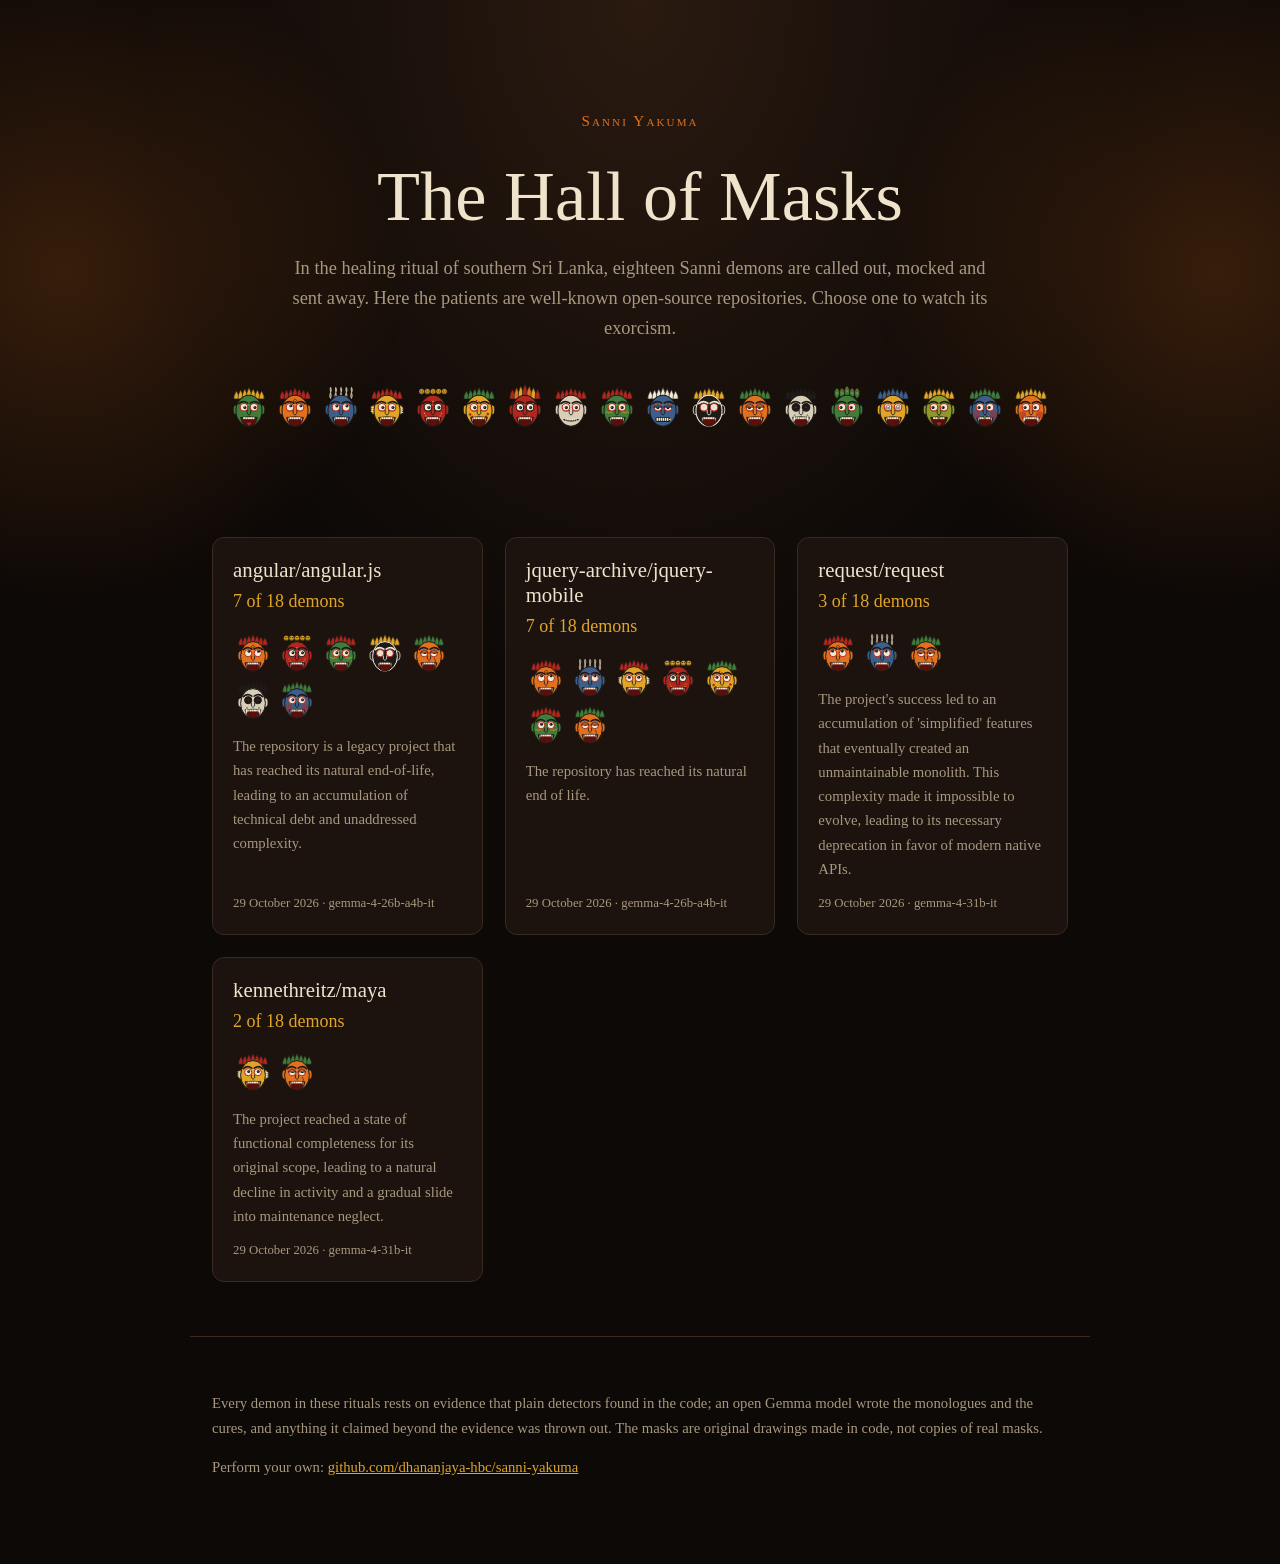
<file: docs/index.html>
<!DOCTYPE html>
<html lang="en">
<head>
<meta charset="utf-8">
<meta name="viewport" content="width=device-width, initial-scale=1">
<title>Hall of Masks · Sanni Yakuma</title>
<meta name="description" content="Code exorcisms of well-known repositories, after the Sanni Yakuma healing ritual of southern Sri Lanka.">
<style>
/* Shared by the ritual page and the Hall of Masks. */
:root {
  --night: #0d0907; --wood: #1c130e; --ember: #e2711d; --gold: #e0a526; --red: #b3261e;
  --leaf: #3f7d3a; --cream: #efe3cc; --dim: #a8987f; --line: #3a2a1f;
  --serif: "Iowan Old Style", "Palatino Linotype", Palatino, Georgia, serif;
  --mono: ui-monospace, "SF Mono", Menlo, Consolas, monospace;
  --sinhala: "Noto Sans Sinhala", "Sinhala Sangam MN", "Iskoola Pota", sans-serif;
}
* { box-sizing: border-box; }
html { background: var(--night); }
body {
  margin: 0; color: var(--cream); font: 18px/1.65 var(--serif);
  background: radial-gradient(ellipse at 50% 0%, #2a1a10 0%, var(--night) 55%) fixed;
}
/* Torch light from both sides of the stage. */
body::before, body::after {
  content: ""; position: fixed; top: -10vh; width: 60vw; height: min(80vh, 800px); pointer-events: none; z-index: 0;
  background: radial-gradient(circle, rgba(226,113,29,.20) 0%, rgba(226,113,29,0) 65%);
  animation: flicker 3.7s infinite;
}
body::before { left: -25vw; }
body::after { right: -25vw; animation-duration: 4.3s; animation-delay: -1.2s; }
@keyframes flicker {
  0%, 100% { opacity: .85; } 12% { opacity: 1; } 20% { opacity: .7; } 34% { opacity: .95; }
  52% { opacity: .78; } 68% { opacity: 1; } 81% { opacity: .82; }
}
main, header, footer { position: relative; z-index: 1; max-width: 900px; margin: 0 auto; padding: 0 22px; }
a { color: var(--gold); }
code { font: .86em var(--mono); background: #2a1d15; padding: .1em .35em; border-radius: 4px; color: #f6d79a; }
h1, h2, h3, h4 { font-weight: normal; line-height: 1.2; }
.kicker { font-variant: small-caps; letter-spacing: .14em; color: var(--ember); font-size: .95rem; margin: 0; }

/* Living masks: crowns flicker, spiral eyes turn, masks sway like dancers. */
.crown { transform-box: fill-box; transform-origin: 50% 100%; animation: crown 2.6s ease-in-out infinite; }
@keyframes crown {
  0%, 100% { transform: scaleY(1); } 30% { transform: scaleY(1.06) skewX(-1.5deg); } 65% { transform: scaleY(.97) skewX(1deg); }
}
.spiral { transform-box: fill-box; transform-origin: center; animation: spin 7s linear infinite; }
@keyframes spin { to { transform: rotate(360deg); } }
.sway { transform-origin: 50% 85%; animation: sway 5.5s ease-in-out infinite; }
@keyframes sway { 0%, 100% { transform: rotate(-1.6deg); } 50% { transform: rotate(1.6deg) translateY(-3px); } }
.pupil { transition: transform .3s ease-out; }
@media (prefers-reduced-motion: reduce) {
  .crown, .spiral, .sway { animation: none; }
  .pupil { transition: none; }
}header.stage { text-align: center; padding: clamp(48px, 12vh, 140px) 22px clamp(24px, 5vh, 60px); }
header.stage h1 { font-size: clamp(2.4rem, 7vw, 4.4rem); margin: .3em 0 .2em; }
header.stage .lede { font-size: 1.15rem; color: var(--dim); max-width: 38em; margin: 0 auto; }
.masks-row { display: flex; justify-content: center; flex-wrap: wrap; gap: 4px; margin: 2.2em auto 0; }
.masks-row svg { width: 42px; height: auto; }
.masks-row .sway, .card .demons .sway { display: inline-block; }
.hall { list-style: none; padding: 0; display: grid; grid-template-columns: repeat(auto-fill, minmax(260px, 1fr)); gap: 22px; margin: 6vh 0; }
.card { background: var(--wood); border: 1px solid var(--line); border-radius: 12px; padding: 20px; display: flex; flex-direction: column; }
.card:hover { border-color: var(--ember); }
.card h2 { font-size: 1.3rem; margin: 0 0 .2em; word-break: break-word; }
.card h2 a { color: var(--cream); text-decoration: none; }
.card h2 a::after { content: ""; position: absolute; inset: 0; }
.card { position: relative; }
.card .count { color: var(--gold); margin: 0 0 .7em; }
.card .demons { display: flex; flex-wrap: wrap; gap: 4px; margin-bottom: .8em; }
.card .demons svg { width: 40px; height: auto; }
.card .root { font-size: .92rem; color: var(--dim); margin: 0; flex: 1; }
.card .meta { font-size: .8rem; color: var(--dim); margin: .9em 0 0; }
footer { color: var(--dim); font-size: .92rem; border-top: 1px solid var(--line); padding: 40px 22px 70px; }
</style>
</head>
<body>
<header class="stage">
  <p class="kicker">Sanni Yakuma</p>
  <h1>The Hall of Masks</h1>
  <p class="lede">
    In the healing ritual of southern Sri Lanka, eighteen Sanni demons are called out, mocked and sent away.
    Here the patients are well-known open-source repositories. Choose one to watch its exorcism.
  </p>
  <div class="masks-row" aria-hidden="true"><span class="sway" style="animation-delay: -0.7s"><svg xmlns="http://www.w3.org/2000/svg" viewBox="0 0 200 215" role="img" aria-label="Amukku Sanniya mask"><title>Amukku Sanniya mask</title><g class="crown"><path d="M28,76 Q25,63 40,37 Q55,63 52,76 Z" fill="#e0a526" stroke="#1d1a17" stroke-width="3" stroke-linejoin="round"/><path d="M48,76 Q45,58 60,32 Q75,58 72,76 Z" fill="#e0a526" stroke="#1d1a17" stroke-width="3" stroke-linejoin="round"/><path d="M68,76 Q65,53 80,27 Q95,53 92,76 Z" fill="#e0a526" stroke="#1d1a17" stroke-width="3" stroke-linejoin="round"/><path d="M88,76 Q85,48 100,22 Q115,48 112,76 Z" fill="#e0a526" stroke="#1d1a17" stroke-width="3" stroke-linejoin="round"/><path d="M108,76 Q105,53 120,27 Q135,53 132,76 Z" fill="#e0a526" stroke="#1d1a17" stroke-width="3" stroke-linejoin="round"/><path d="M128,76 Q125,58 140,32 Q155,58 152,76 Z" fill="#e0a526" stroke="#1d1a17" stroke-width="3" stroke-linejoin="round"/><path d="M148,76 Q145,63 160,37 Q175,63 172,76 Z" fill="#e0a526" stroke="#1d1a17" stroke-width="3" stroke-linejoin="round"/></g><ellipse cx="38" cy="128" rx="13" ry="23" fill="#3f7d3a" stroke="#1d1a17" stroke-width="4"/><ellipse cx="162" cy="128" rx="13" ry="23" fill="#3f7d3a" stroke="#1d1a17" stroke-width="4"/><ellipse cx="100" cy="132" rx="62" ry="74" fill="#3f7d3a" stroke="#1d1a17" stroke-width="5"/><ellipse cx="82" cy="100" rx="22" ry="12" fill="#ffffff" opacity="0.12"/><path d="M52,98 Q72,80 94,96" stroke="#1d1a17" stroke-width="8" fill="none" stroke-linecap="round"/><path d="M106,96 Q128,80 148,98" stroke="#1d1a17" stroke-width="8" fill="none" stroke-linecap="round"/><circle cx="76" cy="116" r="18" fill="#f2e8d5" stroke="#b3261e" stroke-width="5"/><g class="pupil" data-cx="76" data-cy="116"><circle cx="76" cy="116" r="7.5" fill="#1d1a17"/><circle cx="74" cy="114" r="2" fill="#f2e8d5"/></g><circle cx="124" cy="116" r="18" fill="#f2e8d5" stroke="#b3261e" stroke-width="5"/><g class="pupil" data-cx="124" data-cy="116"><circle cx="124" cy="116" r="7.5" fill="#1d1a17"/><circle cx="122" cy="114" r="2" fill="#f2e8d5"/></g><path d="M92,128 Q88,150 100,152 Q112,150 108,128" fill="#3f7d3a" stroke="#1d1a17" stroke-width="4"/><path d="M60,164 Q100,158 140,164 Q132,204 100,206 Q68,204 60,164 Z" fill="#5a0f0b" stroke="#1d1a17" stroke-width="4"/><rect x="72" y="163" width="10" height="9" fill="#f2e8d5"/><rect x="83" y="163" width="10" height="9" fill="#f2e8d5"/><rect x="94" y="163" width="10" height="9" fill="#f2e8d5"/><rect x="105" y="163" width="10" height="9" fill="#f2e8d5"/><rect x="116" y="163" width="10" height="9" fill="#f2e8d5"/><path d="M86,186 Q100,222 114,186 Z" fill="#b3261e" stroke="#1d1a17" stroke-width="3"/></svg></span><span class="sway" style="animation-delay: -1.4s"><svg xmlns="http://www.w3.org/2000/svg" viewBox="0 0 200 215" role="img" aria-label="Abutha Sanniya mask"><title>Abutha Sanniya mask</title><g class="crown"><path d="M28,76 Q25,63 40,37 Q55,63 52,76 Z" fill="#b3261e" stroke="#1d1a17" stroke-width="3" stroke-linejoin="round"/><path d="M48,76 Q45,58 60,32 Q75,58 72,76 Z" fill="#b3261e" stroke="#1d1a17" stroke-width="3" stroke-linejoin="round"/><path d="M68,76 Q65,53 80,27 Q95,53 92,76 Z" fill="#b3261e" stroke="#1d1a17" stroke-width="3" stroke-linejoin="round"/><path d="M88,76 Q85,48 100,22 Q115,48 112,76 Z" fill="#b3261e" stroke="#1d1a17" stroke-width="3" stroke-linejoin="round"/><path d="M108,76 Q105,53 120,27 Q135,53 132,76 Z" fill="#b3261e" stroke="#1d1a17" stroke-width="3" stroke-linejoin="round"/><path d="M128,76 Q125,58 140,32 Q155,58 152,76 Z" fill="#b3261e" stroke="#1d1a17" stroke-width="3" stroke-linejoin="round"/><path d="M148,76 Q145,63 160,37 Q175,63 172,76 Z" fill="#b3261e" stroke="#1d1a17" stroke-width="3" stroke-linejoin="round"/></g><ellipse cx="38" cy="128" rx="13" ry="23" fill="#e2711d" stroke="#1d1a17" stroke-width="4"/><ellipse cx="162" cy="128" rx="13" ry="23" fill="#e2711d" stroke="#1d1a17" stroke-width="4"/><ellipse cx="100" cy="132" rx="62" ry="74" fill="#e2711d" stroke="#1d1a17" stroke-width="5"/><ellipse cx="82" cy="100" rx="22" ry="12" fill="#ffffff" opacity="0.12"/><path d="M52,98 Q72,80 94,96" stroke="#1d1a17" stroke-width="8" fill="none" stroke-linecap="round"/><path d="M106,96 Q128,80 148,98" stroke="#1d1a17" stroke-width="8" fill="none" stroke-linecap="round"/><circle cx="76" cy="116" r="18" fill="#f2e8d5" stroke="#b3261e" stroke-width="5"/><g class="pupil" data-cx="76" data-cy="108"><circle cx="76" cy="108" r="7.5" fill="#1d1a17"/><circle cx="74" cy="106" r="2" fill="#f2e8d5"/></g><circle cx="124" cy="116" r="18" fill="#f2e8d5" stroke="#b3261e" stroke-width="5"/><g class="pupil" data-cx="124" data-cy="108"><circle cx="124" cy="108" r="7.5" fill="#1d1a17"/><circle cx="122" cy="106" r="2" fill="#f2e8d5"/></g><path d="M92,128 Q88,150 100,152 Q112,150 108,128" fill="#e2711d" stroke="#1d1a17" stroke-width="4"/><path d="M60,164 Q100,158 140,164 Q132,204 100,206 Q68,204 60,164 Z" fill="#5a0f0b" stroke="#1d1a17" stroke-width="4"/><rect x="72" y="163" width="10" height="9" fill="#f2e8d5"/><rect x="83" y="163" width="10" height="9" fill="#f2e8d5"/><rect x="94" y="163" width="10" height="9" fill="#f2e8d5"/><rect x="105" y="163" width="10" height="9" fill="#f2e8d5"/><rect x="116" y="163" width="10" height="9" fill="#f2e8d5"/><path d="M66,166 L74,166 L69,188 Z" fill="#f2e8d5" stroke="#1d1a17" stroke-width="2"/><path d="M126,166 L134,166 L131,188 Z" fill="#f2e8d5" stroke="#1d1a17" stroke-width="2"/><path d="M100,88 m-2,0 a2,2 0 1,1 4,0 a5,5 0 1,1 -9,0 a8,8 0 1,1 15,0" fill="none" stroke="#1d1a17" stroke-width="3"/></svg></span><span class="sway" style="animation-delay: -2.0999999999999996s"><svg xmlns="http://www.w3.org/2000/svg" viewBox="0 0 200 215" role="img" aria-label="Butha Sanniya mask"><title>Butha Sanniya mask</title><g class="crown"><path d="M50,72 C36,52 64,40 50,22 C40,38 62,52 50,72" fill="none" stroke="#d9cfb8" stroke-width="5" stroke-linecap="round" opacity="0.85"/><path d="M75,72 C61,52 89,40 75,22 C65,38 87,52 75,72" fill="none" stroke="#d9cfb8" stroke-width="5" stroke-linecap="round" opacity="0.85"/><path d="M100,72 C86,52 114,40 100,22 C90,38 112,52 100,72" fill="none" stroke="#d9cfb8" stroke-width="5" stroke-linecap="round" opacity="0.85"/><path d="M125,72 C111,52 139,40 125,22 C115,38 137,52 125,72" fill="none" stroke="#d9cfb8" stroke-width="5" stroke-linecap="round" opacity="0.85"/><path d="M150,72 C136,52 164,40 150,22 C140,38 162,52 150,72" fill="none" stroke="#d9cfb8" stroke-width="5" stroke-linecap="round" opacity="0.85"/></g><ellipse cx="38" cy="128" rx="13" ry="23" fill="#3b5f8a" stroke="#1d1a17" stroke-width="4"/><ellipse cx="162" cy="128" rx="13" ry="23" fill="#3b5f8a" stroke="#1d1a17" stroke-width="4"/><ellipse cx="100" cy="132" rx="62" ry="74" fill="#3b5f8a" stroke="#1d1a17" stroke-width="5"/><ellipse cx="82" cy="100" rx="22" ry="12" fill="#ffffff" opacity="0.12"/><path d="M52,98 Q72,80 94,96" stroke="#1d1a17" stroke-width="8" fill="none" stroke-linecap="round"/><path d="M106,96 Q128,80 148,98" stroke="#1d1a17" stroke-width="8" fill="none" stroke-linecap="round"/><circle cx="76" cy="116" r="18" fill="#f2e8d5" stroke="#b3261e" stroke-width="5"/><g class="pupil" data-cx="76" data-cy="108"><circle cx="76" cy="108" r="7.5" fill="#1d1a17"/><circle cx="74" cy="106" r="2" fill="#f2e8d5"/></g><circle cx="124" cy="116" r="18" fill="#f2e8d5" stroke="#b3261e" stroke-width="5"/><g class="pupil" data-cx="124" data-cy="108"><circle cx="124" cy="108" r="7.5" fill="#1d1a17"/><circle cx="122" cy="106" r="2" fill="#f2e8d5"/></g><path d="M92,128 Q88,150 100,152 Q112,150 108,128" fill="#3b5f8a" stroke="#1d1a17" stroke-width="4"/><path d="M60,164 Q100,158 140,164 Q132,204 100,206 Q68,204 60,164 Z" fill="#5a0f0b" stroke="#1d1a17" stroke-width="4"/><rect x="72" y="163" width="10" height="9" fill="#f2e8d5"/><rect x="83" y="163" width="10" height="9" fill="#f2e8d5"/><rect x="94" y="163" width="10" height="9" fill="#f2e8d5"/><rect x="105" y="163" width="10" height="9" fill="#f2e8d5"/><rect x="116" y="163" width="10" height="9" fill="#f2e8d5"/><path d="M66,166 L74,166 L69,188 Z" fill="#f2e8d5" stroke="#1d1a17" stroke-width="2"/><path d="M126,166 L134,166 L131,188 Z" fill="#f2e8d5" stroke="#1d1a17" stroke-width="2"/></svg></span><span class="sway" style="animation-delay: -2.8s"><svg xmlns="http://www.w3.org/2000/svg" viewBox="0 0 200 215" role="img" aria-label="Bihiri Sanniya mask"><title>Bihiri Sanniya mask</title><g class="crown"><path d="M28,76 Q25,63 40,37 Q55,63 52,76 Z" fill="#b3261e" stroke="#1d1a17" stroke-width="3" stroke-linejoin="round"/><path d="M48,76 Q45,58 60,32 Q75,58 72,76 Z" fill="#b3261e" stroke="#1d1a17" stroke-width="3" stroke-linejoin="round"/><path d="M68,76 Q65,53 80,27 Q95,53 92,76 Z" fill="#b3261e" stroke="#1d1a17" stroke-width="3" stroke-linejoin="round"/><path d="M88,76 Q85,48 100,22 Q115,48 112,76 Z" fill="#b3261e" stroke="#1d1a17" stroke-width="3" stroke-linejoin="round"/><path d="M108,76 Q105,53 120,27 Q135,53 132,76 Z" fill="#b3261e" stroke="#1d1a17" stroke-width="3" stroke-linejoin="round"/><path d="M128,76 Q125,58 140,32 Q155,58 152,76 Z" fill="#b3261e" stroke="#1d1a17" stroke-width="3" stroke-linejoin="round"/><path d="M148,76 Q145,63 160,37 Q175,63 172,76 Z" fill="#b3261e" stroke="#1d1a17" stroke-width="3" stroke-linejoin="round"/></g><ellipse cx="38" cy="128" rx="13" ry="23" fill="#e0a526" stroke="#1d1a17" stroke-width="4"/><ellipse cx="162" cy="128" rx="13" ry="23" fill="#e0a526" stroke="#1d1a17" stroke-width="4"/><line x1="23" y1="114" x2="53" y2="120" stroke="#f2e8d5" stroke-width="5"/><line x1="23" y1="124" x2="53" y2="130" stroke="#f2e8d5" stroke-width="5"/><line x1="23" y1="134" x2="53" y2="140" stroke="#f2e8d5" stroke-width="5"/><line x1="147" y1="114" x2="177" y2="120" stroke="#f2e8d5" stroke-width="5"/><line x1="147" y1="124" x2="177" y2="130" stroke="#f2e8d5" stroke-width="5"/><line x1="147" y1="134" x2="177" y2="140" stroke="#f2e8d5" stroke-width="5"/><ellipse cx="100" cy="132" rx="62" ry="74" fill="#e0a526" stroke="#1d1a17" stroke-width="5"/><ellipse cx="82" cy="100" rx="22" ry="12" fill="#ffffff" opacity="0.12"/><path d="M52,98 Q72,80 94,96" stroke="#1d1a17" stroke-width="8" fill="none" stroke-linecap="round"/><path d="M106,96 Q128,80 148,98" stroke="#1d1a17" stroke-width="8" fill="none" stroke-linecap="round"/><circle cx="76" cy="116" r="18" fill="#f2e8d5" stroke="#b3261e" stroke-width="5"/><g class="pupil" data-cx="76" data-cy="116"><circle cx="76" cy="116" r="7.5" fill="#1d1a17"/><circle cx="74" cy="114" r="2" fill="#f2e8d5"/></g><circle cx="124" cy="116" r="18" fill="#f2e8d5" stroke="#b3261e" stroke-width="5"/><g class="pupil" data-cx="124" data-cy="116"><circle cx="124" cy="116" r="7.5" fill="#1d1a17"/><circle cx="122" cy="114" r="2" fill="#f2e8d5"/></g><path d="M92,128 Q88,150 100,152 Q112,150 108,128" fill="#e0a526" stroke="#1d1a17" stroke-width="4"/><path d="M60,164 Q100,158 140,164 Q132,204 100,206 Q68,204 60,164 Z" fill="#5a0f0b" stroke="#1d1a17" stroke-width="4"/><rect x="72" y="163" width="10" height="9" fill="#f2e8d5"/><rect x="83" y="163" width="10" height="9" fill="#f2e8d5"/><rect x="94" y="163" width="10" height="9" fill="#f2e8d5"/><rect x="105" y="163" width="10" height="9" fill="#f2e8d5"/><rect x="116" y="163" width="10" height="9" fill="#f2e8d5"/><path d="M66,166 L74,166 L69,188 Z" fill="#f2e8d5" stroke="#1d1a17" stroke-width="2"/><path d="M126,166 L134,166 L131,188 Z" fill="#f2e8d5" stroke="#1d1a17" stroke-width="2"/></svg></span><span class="sway" style="animation-delay: -3.5s"><svg xmlns="http://www.w3.org/2000/svg" viewBox="0 0 200 215" role="img" aria-label="Deva Sanniya mask"><title>Deva Sanniya mask</title><g class="crown"><circle cx="46" cy="40" r="13" fill="#e0a526" stroke="#1d1a17" stroke-width="3"/><circle cx="42" cy="38" r="2.6" fill="#1d1a17"/><circle cx="50" cy="38" r="2.6" fill="#1d1a17"/><path d="M41,45 Q46,49 51,45" stroke="#1d1a17" stroke-width="2" fill="none"/><circle cx="73" cy="40" r="13" fill="#e0a526" stroke="#1d1a17" stroke-width="3"/><circle cx="69" cy="38" r="2.6" fill="#1d1a17"/><circle cx="77" cy="38" r="2.6" fill="#1d1a17"/><path d="M68,45 Q73,49 78,45" stroke="#1d1a17" stroke-width="2" fill="none"/><circle cx="100" cy="40" r="13" fill="#e0a526" stroke="#1d1a17" stroke-width="3"/><circle cx="96" cy="38" r="2.6" fill="#1d1a17"/><circle cx="104" cy="38" r="2.6" fill="#1d1a17"/><path d="M95,45 Q100,49 105,45" stroke="#1d1a17" stroke-width="2" fill="none"/><circle cx="127" cy="40" r="13" fill="#e0a526" stroke="#1d1a17" stroke-width="3"/><circle cx="123" cy="38" r="2.6" fill="#1d1a17"/><circle cx="131" cy="38" r="2.6" fill="#1d1a17"/><path d="M122,45 Q127,49 132,45" stroke="#1d1a17" stroke-width="2" fill="none"/><circle cx="154" cy="40" r="13" fill="#e0a526" stroke="#1d1a17" stroke-width="3"/><circle cx="150" cy="38" r="2.6" fill="#1d1a17"/><circle cx="158" cy="38" r="2.6" fill="#1d1a17"/><path d="M149,45 Q154,49 159,45" stroke="#1d1a17" stroke-width="2" fill="none"/></g><ellipse cx="38" cy="128" rx="13" ry="23" fill="#b3261e" stroke="#1d1a17" stroke-width="4"/><ellipse cx="162" cy="128" rx="13" ry="23" fill="#b3261e" stroke="#1d1a17" stroke-width="4"/><ellipse cx="100" cy="132" rx="62" ry="74" fill="#b3261e" stroke="#1d1a17" stroke-width="5"/><ellipse cx="82" cy="100" rx="22" ry="12" fill="#ffffff" opacity="0.12"/><path d="M52,98 Q72,80 94,96" stroke="#1d1a17" stroke-width="8" fill="none" stroke-linecap="round"/><path d="M106,96 Q128,80 148,98" stroke="#1d1a17" stroke-width="8" fill="none" stroke-linecap="round"/><circle cx="76" cy="116" r="18" fill="#f2e8d5" stroke="#1d1a17" stroke-width="5"/><g class="pupil" data-cx="76" data-cy="116"><circle cx="76" cy="116" r="7.5" fill="#1d1a17"/><circle cx="74" cy="114" r="2" fill="#f2e8d5"/></g><circle cx="124" cy="116" r="18" fill="#f2e8d5" stroke="#1d1a17" stroke-width="5"/><g class="pupil" data-cx="124" data-cy="116"><circle cx="124" cy="116" r="7.5" fill="#1d1a17"/><circle cx="122" cy="114" r="2" fill="#f2e8d5"/></g><path d="M92,128 Q88,150 100,152 Q112,150 108,128" fill="#b3261e" stroke="#1d1a17" stroke-width="4"/><path d="M60,164 Q100,158 140,164 Q132,204 100,206 Q68,204 60,164 Z" fill="#5a0f0b" stroke="#1d1a17" stroke-width="4"/><rect x="72" y="163" width="10" height="9" fill="#f2e8d5"/><rect x="83" y="163" width="10" height="9" fill="#f2e8d5"/><rect x="94" y="163" width="10" height="9" fill="#f2e8d5"/><rect x="105" y="163" width="10" height="9" fill="#f2e8d5"/><rect x="116" y="163" width="10" height="9" fill="#f2e8d5"/><path d="M66,166 L74,166 L69,188 Z" fill="#f2e8d5" stroke="#1d1a17" stroke-width="2"/><path d="M126,166 L134,166 L131,188 Z" fill="#f2e8d5" stroke="#1d1a17" stroke-width="2"/><circle cx="60" cy="145" r="3" fill="#e0a526"/><circle cx="140" cy="145" r="3" fill="#e0a526"/><circle cx="66" cy="157" r="3" fill="#e0a526"/><circle cx="134" cy="157" r="3" fill="#e0a526"/><circle cx="100" cy="88" r="3" fill="#e0a526"/></svg></span><span class="sway" style="animation-delay: -4.199999999999999s"><svg xmlns="http://www.w3.org/2000/svg" viewBox="0 0 200 215" role="img" aria-label="Gedi Sanniya mask"><title>Gedi Sanniya mask</title><g class="crown"><path d="M28,76 Q25,63 40,37 Q55,63 52,76 Z" fill="#3f7d3a" stroke="#1d1a17" stroke-width="3" stroke-linejoin="round"/><path d="M48,76 Q45,58 60,32 Q75,58 72,76 Z" fill="#3f7d3a" stroke="#1d1a17" stroke-width="3" stroke-linejoin="round"/><path d="M68,76 Q65,53 80,27 Q95,53 92,76 Z" fill="#3f7d3a" stroke="#1d1a17" stroke-width="3" stroke-linejoin="round"/><path d="M88,76 Q85,48 100,22 Q115,48 112,76 Z" fill="#3f7d3a" stroke="#1d1a17" stroke-width="3" stroke-linejoin="round"/><path d="M108,76 Q105,53 120,27 Q135,53 132,76 Z" fill="#3f7d3a" stroke="#1d1a17" stroke-width="3" stroke-linejoin="round"/><path d="M128,76 Q125,58 140,32 Q155,58 152,76 Z" fill="#3f7d3a" stroke="#1d1a17" stroke-width="3" stroke-linejoin="round"/><path d="M148,76 Q145,63 160,37 Q175,63 172,76 Z" fill="#3f7d3a" stroke="#1d1a17" stroke-width="3" stroke-linejoin="round"/></g><ellipse cx="38" cy="128" rx="13" ry="23" fill="#e0a526" stroke="#1d1a17" stroke-width="4"/><ellipse cx="162" cy="128" rx="13" ry="23" fill="#e0a526" stroke="#1d1a17" stroke-width="4"/><ellipse cx="100" cy="132" rx="62" ry="74" fill="#e0a526" stroke="#1d1a17" stroke-width="5"/><ellipse cx="82" cy="100" rx="22" ry="12" fill="#ffffff" opacity="0.12"/><path d="M52,98 Q72,80 94,96" stroke="#1d1a17" stroke-width="8" fill="none" stroke-linecap="round"/><path d="M106,96 Q128,80 148,98" stroke="#1d1a17" stroke-width="8" fill="none" stroke-linecap="round"/><circle cx="76" cy="116" r="18" fill="#f2e8d5" stroke="#b3261e" stroke-width="5"/><g class="pupil" data-cx="76" data-cy="116"><circle cx="76" cy="116" r="7.5" fill="#1d1a17"/><circle cx="74" cy="114" r="2" fill="#f2e8d5"/></g><circle cx="124" cy="116" r="18" fill="#f2e8d5" stroke="#b3261e" stroke-width="5"/><g class="pupil" data-cx="124" data-cy="116"><circle cx="124" cy="116" r="7.5" fill="#1d1a17"/><circle cx="122" cy="114" r="2" fill="#f2e8d5"/></g><path d="M92,128 Q88,150 100,152 Q112,150 108,128" fill="#e0a526" stroke="#1d1a17" stroke-width="4"/><path d="M60,164 Q100,158 140,164 Q132,204 100,206 Q68,204 60,164 Z" fill="#5a0f0b" stroke="#1d1a17" stroke-width="4"/><rect x="72" y="163" width="10" height="9" fill="#f2e8d5"/><rect x="83" y="163" width="10" height="9" fill="#f2e8d5"/><rect x="94" y="163" width="10" height="9" fill="#f2e8d5"/><rect x="105" y="163" width="10" height="9" fill="#f2e8d5"/><rect x="116" y="163" width="10" height="9" fill="#f2e8d5"/><path d="M66,166 L74,166 L69,188 Z" fill="#f2e8d5" stroke="#1d1a17" stroke-width="2"/><path d="M126,166 L134,166 L131,188 Z" fill="#f2e8d5" stroke="#1d1a17" stroke-width="2"/><circle cx="58" cy="150" r="5" fill="#b3261e" stroke="#1d1a17" stroke-width="1.5"/><circle cx="68" cy="160" r="3.5" fill="#b3261e" stroke="#1d1a17" stroke-width="1.5"/><circle cx="142" cy="148" r="5" fill="#b3261e" stroke="#1d1a17" stroke-width="1.5"/><circle cx="134" cy="160" r="4" fill="#b3261e" stroke="#1d1a17" stroke-width="1.5"/><circle cx="100" cy="92" r="4" fill="#b3261e" stroke="#1d1a17" stroke-width="1.5"/><circle cx="88" cy="84" r="3" fill="#b3261e" stroke="#1d1a17" stroke-width="1.5"/></svg></span><span class="sway" style="animation-delay: -4.8999999999999995s"><svg xmlns="http://www.w3.org/2000/svg" viewBox="0 0 200 215" role="img" aria-label="Gini Jala Sanniya mask"><title>Gini Jala Sanniya mask</title><g class="crown"><path d="M28,76 Q25,56 40,30 Q55,56 52,76 Z" fill="#b3261e" stroke="#1d1a17" stroke-width="3" stroke-linejoin="round"/><path d="M48,76 Q45,48 60,22 Q75,48 72,76 Z" fill="#e2711d" stroke="#1d1a17" stroke-width="3" stroke-linejoin="round"/><path d="M68,76 Q65,40 80,14 Q95,40 92,76 Z" fill="#e0a526" stroke="#1d1a17" stroke-width="3" stroke-linejoin="round"/><path d="M88,76 Q85,32 100,6 Q115,32 112,76 Z" fill="#b3261e" stroke="#1d1a17" stroke-width="3" stroke-linejoin="round"/><path d="M108,76 Q105,40 120,14 Q135,40 132,76 Z" fill="#e2711d" stroke="#1d1a17" stroke-width="3" stroke-linejoin="round"/><path d="M128,76 Q125,48 140,22 Q155,48 152,76 Z" fill="#e0a526" stroke="#1d1a17" stroke-width="3" stroke-linejoin="round"/><path d="M148,76 Q145,56 160,30 Q175,56 172,76 Z" fill="#b3261e" stroke="#1d1a17" stroke-width="3" stroke-linejoin="round"/></g><ellipse cx="38" cy="128" rx="13" ry="23" fill="#b3261e" stroke="#1d1a17" stroke-width="4"/><ellipse cx="162" cy="128" rx="13" ry="23" fill="#b3261e" stroke="#1d1a17" stroke-width="4"/><ellipse cx="100" cy="132" rx="62" ry="74" fill="#b3261e" stroke="#1d1a17" stroke-width="5"/><ellipse cx="82" cy="100" rx="22" ry="12" fill="#ffffff" opacity="0.12"/><path d="M52,98 Q72,80 94,96" stroke="#1d1a17" stroke-width="8" fill="none" stroke-linecap="round"/><path d="M106,96 Q128,80 148,98" stroke="#1d1a17" stroke-width="8" fill="none" stroke-linecap="round"/><circle cx="76" cy="116" r="18" fill="#f2e8d5" stroke="#1d1a17" stroke-width="5"/><g class="pupil" data-cx="76" data-cy="116"><circle cx="76" cy="116" r="7.5" fill="#1d1a17"/><circle cx="74" cy="114" r="2" fill="#f2e8d5"/></g><circle cx="124" cy="116" r="18" fill="#f2e8d5" stroke="#1d1a17" stroke-width="5"/><g class="pupil" data-cx="124" data-cy="116"><circle cx="124" cy="116" r="7.5" fill="#1d1a17"/><circle cx="122" cy="114" r="2" fill="#f2e8d5"/></g><path d="M92,128 Q88,150 100,152 Q112,150 108,128" fill="#b3261e" stroke="#1d1a17" stroke-width="4"/><path d="M60,164 Q100,158 140,164 Q132,204 100,206 Q68,204 60,164 Z" fill="#5a0f0b" stroke="#1d1a17" stroke-width="4"/><rect x="72" y="163" width="10" height="9" fill="#f2e8d5"/><rect x="83" y="163" width="10" height="9" fill="#f2e8d5"/><rect x="94" y="163" width="10" height="9" fill="#f2e8d5"/><rect x="105" y="163" width="10" height="9" fill="#f2e8d5"/><rect x="116" y="163" width="10" height="9" fill="#f2e8d5"/><path d="M66,166 L74,166 L69,188 Z" fill="#f2e8d5" stroke="#1d1a17" stroke-width="2"/><path d="M126,166 L134,166 L131,188 Z" fill="#f2e8d5" stroke="#1d1a17" stroke-width="2"/><path d="M64,92 q-5,9 0,12 q5,-3 0,-12 Z" fill="#f2e8d5" stroke="#1d1a17" stroke-width="1.5"/><path d="M138,92 q-5,9 0,12 q5,-3 0,-12 Z" fill="#f2e8d5" stroke="#1d1a17" stroke-width="1.5"/></svg></span><span class="sway" style="animation-delay: -5.6s"><svg xmlns="http://www.w3.org/2000/svg" viewBox="0 0 200 215" role="img" aria-label="Golu Sanniya mask"><title>Golu Sanniya mask</title><g class="crown"><path d="M28,76 Q25,63 40,37 Q55,63 52,76 Z" fill="#b3261e" stroke="#1d1a17" stroke-width="3" stroke-linejoin="round"/><path d="M48,76 Q45,58 60,32 Q75,58 72,76 Z" fill="#b3261e" stroke="#1d1a17" stroke-width="3" stroke-linejoin="round"/><path d="M68,76 Q65,53 80,27 Q95,53 92,76 Z" fill="#b3261e" stroke="#1d1a17" stroke-width="3" stroke-linejoin="round"/><path d="M88,76 Q85,48 100,22 Q115,48 112,76 Z" fill="#b3261e" stroke="#1d1a17" stroke-width="3" stroke-linejoin="round"/><path d="M108,76 Q105,53 120,27 Q135,53 132,76 Z" fill="#b3261e" stroke="#1d1a17" stroke-width="3" stroke-linejoin="round"/><path d="M128,76 Q125,58 140,32 Q155,58 152,76 Z" fill="#b3261e" stroke="#1d1a17" stroke-width="3" stroke-linejoin="round"/><path d="M148,76 Q145,63 160,37 Q175,63 172,76 Z" fill="#b3261e" stroke="#1d1a17" stroke-width="3" stroke-linejoin="round"/></g><ellipse cx="38" cy="128" rx="13" ry="23" fill="#d9cfb8" stroke="#1d1a17" stroke-width="4"/><ellipse cx="162" cy="128" rx="13" ry="23" fill="#d9cfb8" stroke="#1d1a17" stroke-width="4"/><ellipse cx="100" cy="132" rx="62" ry="74" fill="#d9cfb8" stroke="#1d1a17" stroke-width="5"/><ellipse cx="82" cy="100" rx="22" ry="12" fill="#ffffff" opacity="0.12"/><path d="M52,98 Q72,80 94,96" stroke="#1d1a17" stroke-width="8" fill="none" stroke-linecap="round"/><path d="M106,96 Q128,80 148,98" stroke="#1d1a17" stroke-width="8" fill="none" stroke-linecap="round"/><circle cx="76" cy="116" r="18" fill="#f2e8d5" stroke="#b3261e" stroke-width="5"/><g class="pupil" data-cx="76" data-cy="116"><circle cx="76" cy="116" r="7.5" fill="#1d1a17"/><circle cx="74" cy="114" r="2" fill="#f2e8d5"/></g><circle cx="124" cy="116" r="18" fill="#f2e8d5" stroke="#b3261e" stroke-width="5"/><g class="pupil" data-cx="124" data-cy="116"><circle cx="124" cy="116" r="7.5" fill="#1d1a17"/><circle cx="122" cy="114" r="2" fill="#f2e8d5"/></g><path d="M92,128 Q88,150 100,152 Q112,150 108,128" fill="#d9cfb8" stroke="#1d1a17" stroke-width="4"/><path d="M66,174 Q100,186 134,174" stroke="#1d1a17" stroke-width="6" fill="none" stroke-linecap="round"/><line x1="74" y1="167" x2="76" y2="181" stroke="#f2e8d5" stroke-width="3"/><line x1="84" y1="167" x2="86" y2="181" stroke="#f2e8d5" stroke-width="3"/><line x1="94" y1="167" x2="96" y2="181" stroke="#f2e8d5" stroke-width="3"/><line x1="104" y1="167" x2="106" y2="181" stroke="#f2e8d5" stroke-width="3"/><line x1="114" y1="167" x2="116" y2="181" stroke="#f2e8d5" stroke-width="3"/><line x1="124" y1="167" x2="126" y2="181" stroke="#f2e8d5" stroke-width="3"/></svg></span><span class="sway" style="animation-delay: -6.3s"><svg xmlns="http://www.w3.org/2000/svg" viewBox="0 0 200 215" role="img" aria-label="Gulma Sanniya mask"><title>Gulma Sanniya mask</title><g class="crown"><path d="M28,76 Q25,63 40,37 Q55,63 52,76 Z" fill="#b3261e" stroke="#1d1a17" stroke-width="3" stroke-linejoin="round"/><path d="M48,76 Q45,58 60,32 Q75,58 72,76 Z" fill="#b3261e" stroke="#1d1a17" stroke-width="3" stroke-linejoin="round"/><path d="M68,76 Q65,53 80,27 Q95,53 92,76 Z" fill="#b3261e" stroke="#1d1a17" stroke-width="3" stroke-linejoin="round"/><path d="M88,76 Q85,48 100,22 Q115,48 112,76 Z" fill="#b3261e" stroke="#1d1a17" stroke-width="3" stroke-linejoin="round"/><path d="M108,76 Q105,53 120,27 Q135,53 132,76 Z" fill="#b3261e" stroke="#1d1a17" stroke-width="3" stroke-linejoin="round"/><path d="M128,76 Q125,58 140,32 Q155,58 152,76 Z" fill="#b3261e" stroke="#1d1a17" stroke-width="3" stroke-linejoin="round"/><path d="M148,76 Q145,63 160,37 Q175,63 172,76 Z" fill="#b3261e" stroke="#1d1a17" stroke-width="3" stroke-linejoin="round"/></g><ellipse cx="38" cy="128" rx="13" ry="23" fill="#3f7d3a" stroke="#1d1a17" stroke-width="4"/><ellipse cx="162" cy="128" rx="13" ry="23" fill="#3f7d3a" stroke="#1d1a17" stroke-width="4"/><ellipse cx="100" cy="132" rx="62" ry="74" fill="#3f7d3a" stroke="#1d1a17" stroke-width="5"/><ellipse cx="82" cy="100" rx="22" ry="12" fill="#ffffff" opacity="0.12"/><path d="M52,98 Q72,80 94,96" stroke="#1d1a17" stroke-width="8" fill="none" stroke-linecap="round"/><path d="M106,96 Q128,80 148,98" stroke="#1d1a17" stroke-width="8" fill="none" stroke-linecap="round"/><circle cx="76" cy="116" r="18" fill="#f2e8d5" stroke="#b3261e" stroke-width="5"/><g class="pupil" data-cx="76" data-cy="116"><circle cx="76" cy="116" r="7.5" fill="#1d1a17"/><circle cx="74" cy="114" r="2" fill="#f2e8d5"/></g><circle cx="124" cy="116" r="18" fill="#f2e8d5" stroke="#b3261e" stroke-width="5"/><g class="pupil" data-cx="124" data-cy="116"><circle cx="124" cy="116" r="7.5" fill="#1d1a17"/><circle cx="122" cy="114" r="2" fill="#f2e8d5"/></g><path d="M92,128 Q88,150 100,152 Q112,150 108,128" fill="#3f7d3a" stroke="#1d1a17" stroke-width="4"/><path d="M60,164 Q100,158 140,164 Q132,204 100,206 Q68,204 60,164 Z" fill="#5a0f0b" stroke="#1d1a17" stroke-width="4"/><rect x="72" y="163" width="10" height="9" fill="#f2e8d5"/><rect x="83" y="163" width="10" height="9" fill="#f2e8d5"/><rect x="94" y="163" width="10" height="9" fill="#f2e8d5"/><rect x="105" y="163" width="10" height="9" fill="#f2e8d5"/><rect x="116" y="163" width="10" height="9" fill="#f2e8d5"/><path d="M66,166 L74,166 L69,188 Z" fill="#f2e8d5" stroke="#1d1a17" stroke-width="2"/><path d="M126,166 L134,166 L131,188 Z" fill="#f2e8d5" stroke="#1d1a17" stroke-width="2"/><path d="M46,140 q5,-6 10,0 t10,0 t10,0" fill="none" stroke="#e0a526" stroke-width="3.5" stroke-linecap="round"/><path d="M124,140 q5,-6 10,0 t10,0 t10,0" fill="none" stroke="#e0a526" stroke-width="3.5" stroke-linecap="round"/></svg></span><span class="sway" style="animation-delay: -7.0s"><svg xmlns="http://www.w3.org/2000/svg" viewBox="0 0 200 215" role="img" aria-label="Jala Sanniya mask"><title>Jala Sanniya mask</title><g class="crown"><path d="M28,76 Q25,63 40,37 Q55,63 52,76 Z" fill="#f2e8d5" stroke="#1d1a17" stroke-width="3" stroke-linejoin="round"/><path d="M48,76 Q45,58 60,32 Q75,58 72,76 Z" fill="#f2e8d5" stroke="#1d1a17" stroke-width="3" stroke-linejoin="round"/><path d="M68,76 Q65,53 80,27 Q95,53 92,76 Z" fill="#f2e8d5" stroke="#1d1a17" stroke-width="3" stroke-linejoin="round"/><path d="M88,76 Q85,48 100,22 Q115,48 112,76 Z" fill="#f2e8d5" stroke="#1d1a17" stroke-width="3" stroke-linejoin="round"/><path d="M108,76 Q105,53 120,27 Q135,53 132,76 Z" fill="#f2e8d5" stroke="#1d1a17" stroke-width="3" stroke-linejoin="round"/><path d="M128,76 Q125,58 140,32 Q155,58 152,76 Z" fill="#f2e8d5" stroke="#1d1a17" stroke-width="3" stroke-linejoin="round"/><path d="M148,76 Q145,63 160,37 Q175,63 172,76 Z" fill="#f2e8d5" stroke="#1d1a17" stroke-width="3" stroke-linejoin="round"/></g><ellipse cx="38" cy="128" rx="13" ry="23" fill="#3b5f8a" stroke="#1d1a17" stroke-width="4"/><ellipse cx="162" cy="128" rx="13" ry="23" fill="#3b5f8a" stroke="#1d1a17" stroke-width="4"/><ellipse cx="100" cy="132" rx="62" ry="74" fill="#3b5f8a" stroke="#1d1a17" stroke-width="5"/><ellipse cx="82" cy="100" rx="22" ry="12" fill="#ffffff" opacity="0.12"/><path d="M52,98 Q72,80 94,96" stroke="#1d1a17" stroke-width="8" fill="none" stroke-linecap="round"/><path d="M106,96 Q128,80 148,98" stroke="#1d1a17" stroke-width="8" fill="none" stroke-linecap="round"/><circle cx="76" cy="116" r="18" fill="#f2e8d5" stroke="#b3261e" stroke-width="5"/><g class="pupil" data-cx="76" data-cy="116"><circle cx="76" cy="116" r="7.5" fill="#1d1a17"/><circle cx="74" cy="114" r="2" fill="#f2e8d5"/></g><path d="M56,115 Q76,90 96,115 Z" fill="#3b5f8a" stroke="#1d1a17" stroke-width="4"/><circle cx="124" cy="116" r="18" fill="#f2e8d5" stroke="#b3261e" stroke-width="5"/><g class="pupil" data-cx="124" data-cy="116"><circle cx="124" cy="116" r="7.5" fill="#1d1a17"/><circle cx="122" cy="114" r="2" fill="#f2e8d5"/></g><path d="M104,115 Q124,90 144,115 Z" fill="#3b5f8a" stroke="#1d1a17" stroke-width="4"/><path d="M92,128 Q88,150 100,152 Q112,150 108,128" fill="#3b5f8a" stroke="#1d1a17" stroke-width="4"/><rect x="64" y="162" width="72" height="24" rx="8" fill="#1d1a17"/><rect x="68" y="166" width="9" height="15" fill="#f2e8d5" stroke="#1d1a17" stroke-width="1.5"/><rect x="78" y="166" width="9" height="15" fill="#f2e8d5" stroke="#1d1a17" stroke-width="1.5"/><rect x="88" y="166" width="9" height="15" fill="#f2e8d5" stroke="#1d1a17" stroke-width="1.5"/><rect x="98" y="166" width="9" height="15" fill="#f2e8d5" stroke="#1d1a17" stroke-width="1.5"/><rect x="108" y="166" width="9" height="15" fill="#f2e8d5" stroke="#1d1a17" stroke-width="1.5"/><rect x="118" y="166" width="9" height="15" fill="#f2e8d5" stroke="#1d1a17" stroke-width="1.5"/><rect x="128" y="166" width="9" height="15" fill="#f2e8d5" stroke="#1d1a17" stroke-width="1.5"/></svg></span><span class="sway" style="animation-delay: -7.699999999999999s"><svg xmlns="http://www.w3.org/2000/svg" viewBox="0 0 200 215" role="img" aria-label="Kana Sanniya mask"><title>Kana Sanniya mask</title><g class="crown"><path d="M28,76 Q25,63 40,37 Q55,63 52,76 Z" fill="#e0a526" stroke="#1d1a17" stroke-width="3" stroke-linejoin="round"/><path d="M48,76 Q45,58 60,32 Q75,58 72,76 Z" fill="#e0a526" stroke="#1d1a17" stroke-width="3" stroke-linejoin="round"/><path d="M68,76 Q65,53 80,27 Q95,53 92,76 Z" fill="#e0a526" stroke="#1d1a17" stroke-width="3" stroke-linejoin="round"/><path d="M88,76 Q85,48 100,22 Q115,48 112,76 Z" fill="#e0a526" stroke="#1d1a17" stroke-width="3" stroke-linejoin="round"/><path d="M108,76 Q105,53 120,27 Q135,53 132,76 Z" fill="#e0a526" stroke="#1d1a17" stroke-width="3" stroke-linejoin="round"/><path d="M128,76 Q125,58 140,32 Q155,58 152,76 Z" fill="#e0a526" stroke="#1d1a17" stroke-width="3" stroke-linejoin="round"/><path d="M148,76 Q145,63 160,37 Q175,63 172,76 Z" fill="#e0a526" stroke="#1d1a17" stroke-width="3" stroke-linejoin="round"/></g><ellipse cx="38" cy="128" rx="13" ry="23" fill="#1d1a17" stroke="#f2e8d5" stroke-width="4"/><ellipse cx="162" cy="128" rx="13" ry="23" fill="#1d1a17" stroke="#f2e8d5" stroke-width="4"/><ellipse cx="100" cy="132" rx="62" ry="74" fill="#1d1a17" stroke="#f2e8d5" stroke-width="5"/><ellipse cx="82" cy="100" rx="22" ry="12" fill="#ffffff" opacity="0.12"/><path d="M52,98 Q72,80 94,96" stroke="#f2e8d5" stroke-width="8" fill="none" stroke-linecap="round"/><path d="M106,96 Q128,80 148,98" stroke="#f2e8d5" stroke-width="8" fill="none" stroke-linecap="round"/><circle cx="76" cy="116" r="18" fill="#f2e8d5" stroke="#b3261e" stroke-width="5"/><path d="M67,107 L85,125 M85,107 L67,125" stroke="#d9cfb8" stroke-width="3"/><circle cx="124" cy="116" r="18" fill="#f2e8d5" stroke="#b3261e" stroke-width="5"/><path d="M115,107 L133,125 M133,107 L115,125" stroke="#d9cfb8" stroke-width="3"/><path d="M92,128 Q88,150 100,152 Q112,150 108,128" fill="#1d1a17" stroke="#f2e8d5" stroke-width="4"/><path d="M60,164 Q100,158 140,164 Q132,204 100,206 Q68,204 60,164 Z" fill="#5a0f0b" stroke="#1d1a17" stroke-width="4"/><rect x="72" y="163" width="10" height="9" fill="#f2e8d5"/><rect x="83" y="163" width="10" height="9" fill="#f2e8d5"/><rect x="94" y="163" width="10" height="9" fill="#f2e8d5"/><rect x="105" y="163" width="10" height="9" fill="#f2e8d5"/><rect x="116" y="163" width="10" height="9" fill="#f2e8d5"/><path d="M66,166 L74,166 L69,188 Z" fill="#f2e8d5" stroke="#1d1a17" stroke-width="2"/><path d="M126,166 L134,166 L131,188 Z" fill="#f2e8d5" stroke="#1d1a17" stroke-width="2"/></svg></span><span class="sway" style="animation-delay: -8.399999999999999s"><svg xmlns="http://www.w3.org/2000/svg" viewBox="0 0 200 215" role="img" aria-label="Kora Sanniya mask"><title>Kora Sanniya mask</title><g class="crown"><path d="M28,76 Q25,63 40,37 Q55,63 52,76 Z" fill="#3f7d3a" stroke="#1d1a17" stroke-width="3" stroke-linejoin="round"/><path d="M48,76 Q45,58 60,32 Q75,58 72,76 Z" fill="#3f7d3a" stroke="#1d1a17" stroke-width="3" stroke-linejoin="round"/><path d="M68,76 Q65,53 80,27 Q95,53 92,76 Z" fill="#3f7d3a" stroke="#1d1a17" stroke-width="3" stroke-linejoin="round"/><path d="M88,76 Q85,48 100,22 Q115,48 112,76 Z" fill="#3f7d3a" stroke="#1d1a17" stroke-width="3" stroke-linejoin="round"/><path d="M108,76 Q105,53 120,27 Q135,53 132,76 Z" fill="#3f7d3a" stroke="#1d1a17" stroke-width="3" stroke-linejoin="round"/><path d="M128,76 Q125,58 140,32 Q155,58 152,76 Z" fill="#3f7d3a" stroke="#1d1a17" stroke-width="3" stroke-linejoin="round"/><path d="M148,76 Q145,63 160,37 Q175,63 172,76 Z" fill="#3f7d3a" stroke="#1d1a17" stroke-width="3" stroke-linejoin="round"/></g><ellipse cx="38" cy="128" rx="13" ry="23" fill="#e2711d" stroke="#1d1a17" stroke-width="4"/><ellipse cx="162" cy="128" rx="13" ry="23" fill="#e2711d" stroke="#1d1a17" stroke-width="4"/><ellipse cx="100" cy="132" rx="62" ry="74" fill="#e2711d" stroke="#1d1a17" stroke-width="5"/><ellipse cx="82" cy="100" rx="22" ry="12" fill="#ffffff" opacity="0.12"/><path d="M52,98 Q72,80 94,96" stroke="#1d1a17" stroke-width="8" fill="none" stroke-linecap="round"/><path d="M106,96 Q128,80 148,98" stroke="#1d1a17" stroke-width="8" fill="none" stroke-linecap="round"/><circle cx="76" cy="116" r="18" fill="#f2e8d5" stroke="#b3261e" stroke-width="5"/><g class="pupil" data-cx="76" data-cy="116"><circle cx="76" cy="116" r="7.5" fill="#1d1a17"/><circle cx="74" cy="114" r="2" fill="#f2e8d5"/></g><path d="M56,115 Q76,90 96,115 Z" fill="#e2711d" stroke="#1d1a17" stroke-width="4"/><circle cx="124" cy="116" r="18" fill="#f2e8d5" stroke="#b3261e" stroke-width="5"/><g class="pupil" data-cx="124" data-cy="116"><circle cx="124" cy="116" r="7.5" fill="#1d1a17"/><circle cx="122" cy="114" r="2" fill="#f2e8d5"/></g><path d="M104,115 Q124,90 144,115 Z" fill="#e2711d" stroke="#1d1a17" stroke-width="4"/><path d="M92,128 Q88,150 100,152 Q112,150 108,128" fill="#e2711d" stroke="#1d1a17" stroke-width="4"/><path d="M60,164 Q100,158 140,164 Q132,204 100,206 Q68,204 60,164 Z" fill="#5a0f0b" stroke="#1d1a17" stroke-width="4"/><rect x="72" y="163" width="10" height="9" fill="#f2e8d5"/><rect x="83" y="163" width="10" height="9" fill="#f2e8d5"/><rect x="94" y="163" width="10" height="9" fill="#f2e8d5"/><rect x="105" y="163" width="10" height="9" fill="#f2e8d5"/><rect x="116" y="163" width="10" height="9" fill="#f2e8d5"/><path d="M66,166 L74,166 L69,188 Z" fill="#f2e8d5" stroke="#1d1a17" stroke-width="2"/><path d="M126,166 L134,166 L131,188 Z" fill="#f2e8d5" stroke="#1d1a17" stroke-width="2"/><path d="M126,140 q10,10 4,22" fill="none" stroke="#1d1a17" stroke-width="3"/></svg></span><span class="sway" style="animation-delay: -9.1s"><svg xmlns="http://www.w3.org/2000/svg" viewBox="0 0 200 215" role="img" aria-label="Maru Sanniya mask"><title>Maru Sanniya mask</title><g class="crown"><path d="M28,76 Q25,63 40,37 Q55,63 52,76 Z" fill="#1d1a17" stroke="#1d1a17" stroke-width="3" stroke-linejoin="round"/><path d="M48,76 Q45,58 60,32 Q75,58 72,76 Z" fill="#1d1a17" stroke="#1d1a17" stroke-width="3" stroke-linejoin="round"/><path d="M68,76 Q65,53 80,27 Q95,53 92,76 Z" fill="#1d1a17" stroke="#1d1a17" stroke-width="3" stroke-linejoin="round"/><path d="M88,76 Q85,48 100,22 Q115,48 112,76 Z" fill="#1d1a17" stroke="#1d1a17" stroke-width="3" stroke-linejoin="round"/><path d="M108,76 Q105,53 120,27 Q135,53 132,76 Z" fill="#1d1a17" stroke="#1d1a17" stroke-width="3" stroke-linejoin="round"/><path d="M128,76 Q125,58 140,32 Q155,58 152,76 Z" fill="#1d1a17" stroke="#1d1a17" stroke-width="3" stroke-linejoin="round"/><path d="M148,76 Q145,63 160,37 Q175,63 172,76 Z" fill="#1d1a17" stroke="#1d1a17" stroke-width="3" stroke-linejoin="round"/></g><ellipse cx="38" cy="128" rx="13" ry="23" fill="#d9cfb8" stroke="#1d1a17" stroke-width="4"/><ellipse cx="162" cy="128" rx="13" ry="23" fill="#d9cfb8" stroke="#1d1a17" stroke-width="4"/><ellipse cx="100" cy="132" rx="62" ry="74" fill="#d9cfb8" stroke="#1d1a17" stroke-width="5"/><ellipse cx="82" cy="100" rx="22" ry="12" fill="#ffffff" opacity="0.12"/><path d="M52,98 Q72,80 94,96" stroke="#1d1a17" stroke-width="8" fill="none" stroke-linecap="round"/><path d="M106,96 Q128,80 148,98" stroke="#1d1a17" stroke-width="8" fill="none" stroke-linecap="round"/><circle cx="76" cy="116" r="18" fill="#1d1a17" stroke="#1d1a17" stroke-width="5"/><circle cx="76" cy="116" r="3" fill="#b3261e"/><circle cx="124" cy="116" r="18" fill="#1d1a17" stroke="#1d1a17" stroke-width="5"/><circle cx="124" cy="116" r="3" fill="#b3261e"/><path d="M92,128 Q88,150 100,152 Q112,150 108,128" fill="#d9cfb8" stroke="#1d1a17" stroke-width="4"/><path d="M60,164 Q100,158 140,164 Q132,204 100,206 Q68,204 60,164 Z" fill="#5a0f0b" stroke="#1d1a17" stroke-width="4"/><rect x="72" y="163" width="10" height="9" fill="#f2e8d5"/><rect x="83" y="163" width="10" height="9" fill="#f2e8d5"/><rect x="94" y="163" width="10" height="9" fill="#f2e8d5"/><rect x="105" y="163" width="10" height="9" fill="#f2e8d5"/><rect x="116" y="163" width="10" height="9" fill="#f2e8d5"/><path d="M64,190 Q58,166 70,150 L76,170 Z" fill="#f2e8d5" stroke="#1d1a17" stroke-width="2"/><path d="M136,190 Q142,166 130,150 L124,170 Z" fill="#f2e8d5" stroke="#1d1a17" stroke-width="2"/></svg></span><span class="sway" style="animation-delay: -9.799999999999999s"><svg xmlns="http://www.w3.org/2000/svg" viewBox="0 0 200 215" role="img" aria-label="Naga Sanniya mask"><title>Naga Sanniya mask</title><g class="crown"><path d="M52,74 C35,62 37,30 52,24 C67,30 69,62 52,74 Z" fill="#3f7d3a" stroke="#1d1a17" stroke-width="3"/><path d="M47,46 Q52,54 57,46" stroke="#e0a526" stroke-width="3" fill="none"/><circle cx="47" cy="37" r="2.5" fill="#b3261e"/><circle cx="57" cy="37" r="2.5" fill="#b3261e"/><path d="M76,74 C59,62 61,30 76,24 C91,30 93,62 76,74 Z" fill="#3f7d3a" stroke="#1d1a17" stroke-width="3"/><path d="M71,46 Q76,54 81,46" stroke="#e0a526" stroke-width="3" fill="none"/><circle cx="71" cy="37" r="2.5" fill="#b3261e"/><circle cx="81" cy="37" r="2.5" fill="#b3261e"/><path d="M100,74 C83,62 85,20 100,14 C115,20 117,62 100,74 Z" fill="#3f7d3a" stroke="#1d1a17" stroke-width="3"/><path d="M95,36 Q100,44 105,36" stroke="#e0a526" stroke-width="3" fill="none"/><circle cx="95" cy="27" r="2.5" fill="#b3261e"/><circle cx="105" cy="27" r="2.5" fill="#b3261e"/><path d="M124,74 C107,62 109,30 124,24 C139,30 141,62 124,74 Z" fill="#3f7d3a" stroke="#1d1a17" stroke-width="3"/><path d="M119,46 Q124,54 129,46" stroke="#e0a526" stroke-width="3" fill="none"/><circle cx="119" cy="37" r="2.5" fill="#b3261e"/><circle cx="129" cy="37" r="2.5" fill="#b3261e"/><path d="M148,74 C131,62 133,30 148,24 C163,30 165,62 148,74 Z" fill="#3f7d3a" stroke="#1d1a17" stroke-width="3"/><path d="M143,46 Q148,54 153,46" stroke="#e0a526" stroke-width="3" fill="none"/><circle cx="143" cy="37" r="2.5" fill="#b3261e"/><circle cx="153" cy="37" r="2.5" fill="#b3261e"/></g><ellipse cx="38" cy="128" rx="13" ry="23" fill="#3f7d3a" stroke="#1d1a17" stroke-width="4"/><ellipse cx="162" cy="128" rx="13" ry="23" fill="#3f7d3a" stroke="#1d1a17" stroke-width="4"/><ellipse cx="100" cy="132" rx="62" ry="74" fill="#3f7d3a" stroke="#1d1a17" stroke-width="5"/><ellipse cx="82" cy="100" rx="22" ry="12" fill="#ffffff" opacity="0.12"/><path d="M52,98 Q72,80 94,96" stroke="#1d1a17" stroke-width="8" fill="none" stroke-linecap="round"/><path d="M106,96 Q128,80 148,98" stroke="#1d1a17" stroke-width="8" fill="none" stroke-linecap="round"/><circle cx="76" cy="116" r="18" fill="#f2e8d5" stroke="#b3261e" stroke-width="5"/><g class="pupil" data-cx="76" data-cy="116"><circle cx="76" cy="116" r="7.5" fill="#1d1a17"/><circle cx="74" cy="114" r="2" fill="#f2e8d5"/></g><circle cx="124" cy="116" r="18" fill="#f2e8d5" stroke="#b3261e" stroke-width="5"/><g class="pupil" data-cx="124" data-cy="116"><circle cx="124" cy="116" r="7.5" fill="#1d1a17"/><circle cx="122" cy="114" r="2" fill="#f2e8d5"/></g><path d="M92,128 Q88,150 100,152 Q112,150 108,128" fill="#3f7d3a" stroke="#1d1a17" stroke-width="4"/><path d="M60,164 Q100,158 140,164 Q132,204 100,206 Q68,204 60,164 Z" fill="#5a0f0b" stroke="#1d1a17" stroke-width="4"/><rect x="72" y="163" width="10" height="9" fill="#f2e8d5"/><rect x="83" y="163" width="10" height="9" fill="#f2e8d5"/><rect x="94" y="163" width="10" height="9" fill="#f2e8d5"/><rect x="105" y="163" width="10" height="9" fill="#f2e8d5"/><rect x="116" y="163" width="10" height="9" fill="#f2e8d5"/><path d="M66,166 L74,166 L69,188 Z" fill="#f2e8d5" stroke="#1d1a17" stroke-width="2"/><path d="M126,166 L134,166 L131,188 Z" fill="#f2e8d5" stroke="#1d1a17" stroke-width="2"/></svg></span><span class="sway" style="animation-delay: -10.5s"><svg xmlns="http://www.w3.org/2000/svg" viewBox="0 0 200 215" role="img" aria-label="Pissu Sanniya mask"><title>Pissu Sanniya mask</title><g class="crown"><path d="M28,76 Q25,63 40,37 Q55,63 52,76 Z" fill="#3b5f8a" stroke="#1d1a17" stroke-width="3" stroke-linejoin="round"/><path d="M48,76 Q45,58 60,32 Q75,58 72,76 Z" fill="#3b5f8a" stroke="#1d1a17" stroke-width="3" stroke-linejoin="round"/><path d="M68,76 Q65,53 80,27 Q95,53 92,76 Z" fill="#3b5f8a" stroke="#1d1a17" stroke-width="3" stroke-linejoin="round"/><path d="M88,76 Q85,48 100,22 Q115,48 112,76 Z" fill="#3b5f8a" stroke="#1d1a17" stroke-width="3" stroke-linejoin="round"/><path d="M108,76 Q105,53 120,27 Q135,53 132,76 Z" fill="#3b5f8a" stroke="#1d1a17" stroke-width="3" stroke-linejoin="round"/><path d="M128,76 Q125,58 140,32 Q155,58 152,76 Z" fill="#3b5f8a" stroke="#1d1a17" stroke-width="3" stroke-linejoin="round"/><path d="M148,76 Q145,63 160,37 Q175,63 172,76 Z" fill="#3b5f8a" stroke="#1d1a17" stroke-width="3" stroke-linejoin="round"/></g><ellipse cx="38" cy="128" rx="13" ry="23" fill="#e0a526" stroke="#1d1a17" stroke-width="4"/><ellipse cx="162" cy="128" rx="13" ry="23" fill="#e0a526" stroke="#1d1a17" stroke-width="4"/><ellipse cx="100" cy="132" rx="62" ry="74" fill="#e0a526" stroke="#1d1a17" stroke-width="5"/><ellipse cx="82" cy="100" rx="22" ry="12" fill="#ffffff" opacity="0.12"/><path d="M52,98 Q72,80 94,96" stroke="#1d1a17" stroke-width="8" fill="none" stroke-linecap="round"/><path d="M106,96 Q128,80 148,98" stroke="#1d1a17" stroke-width="8" fill="none" stroke-linecap="round"/><circle cx="76" cy="116" r="18" fill="#f2e8d5" stroke="#b3261e" stroke-width="5"/><path class="spiral" d="M76,116 m-2,0 a2,2 0 1,1 4,0 a5,5 0 1,1 -9,0 a8,8 0 1,1 15,0 a11,11 0 1,1 -21,0" fill="none" stroke="#1d1a17" stroke-width="2.5"/><circle cx="124" cy="116" r="18" fill="#f2e8d5" stroke="#b3261e" stroke-width="5"/><path class="spiral" d="M124,116 m-2,0 a2,2 0 1,1 4,0 a5,5 0 1,1 -9,0 a8,8 0 1,1 15,0 a11,11 0 1,1 -21,0" fill="none" stroke="#1d1a17" stroke-width="2.5"/><path d="M92,128 Q88,150 100,152 Q112,150 108,128" fill="#e0a526" stroke="#1d1a17" stroke-width="4"/><path d="M60,164 Q100,158 140,164 Q132,204 100,206 Q68,204 60,164 Z" fill="#5a0f0b" stroke="#1d1a17" stroke-width="4"/><rect x="72" y="163" width="10" height="9" fill="#f2e8d5"/><rect x="83" y="163" width="10" height="9" fill="#f2e8d5"/><rect x="94" y="163" width="10" height="9" fill="#f2e8d5"/><rect x="105" y="163" width="10" height="9" fill="#f2e8d5"/><rect x="116" y="163" width="10" height="9" fill="#f2e8d5"/><path d="M66,166 L74,166 L69,188 Z" fill="#f2e8d5" stroke="#1d1a17" stroke-width="2"/><path d="M126,166 L134,166 L131,188 Z" fill="#f2e8d5" stroke="#1d1a17" stroke-width="2"/></svg></span><span class="sway" style="animation-delay: -11.2s"><svg xmlns="http://www.w3.org/2000/svg" viewBox="0 0 200 215" role="img" aria-label="Pith Sanniya mask"><title>Pith Sanniya mask</title><g class="crown"><path d="M28,76 Q25,63 40,37 Q55,63 52,76 Z" fill="#e0a526" stroke="#1d1a17" stroke-width="3" stroke-linejoin="round"/><path d="M48,76 Q45,58 60,32 Q75,58 72,76 Z" fill="#e0a526" stroke="#1d1a17" stroke-width="3" stroke-linejoin="round"/><path d="M68,76 Q65,53 80,27 Q95,53 92,76 Z" fill="#e0a526" stroke="#1d1a17" stroke-width="3" stroke-linejoin="round"/><path d="M88,76 Q85,48 100,22 Q115,48 112,76 Z" fill="#e0a526" stroke="#1d1a17" stroke-width="3" stroke-linejoin="round"/><path d="M108,76 Q105,53 120,27 Q135,53 132,76 Z" fill="#e0a526" stroke="#1d1a17" stroke-width="3" stroke-linejoin="round"/><path d="M128,76 Q125,58 140,32 Q155,58 152,76 Z" fill="#e0a526" stroke="#1d1a17" stroke-width="3" stroke-linejoin="round"/><path d="M148,76 Q145,63 160,37 Q175,63 172,76 Z" fill="#e0a526" stroke="#1d1a17" stroke-width="3" stroke-linejoin="round"/></g><ellipse cx="38" cy="128" rx="13" ry="23" fill="#8a9a2b" stroke="#1d1a17" stroke-width="4"/><ellipse cx="162" cy="128" rx="13" ry="23" fill="#8a9a2b" stroke="#1d1a17" stroke-width="4"/><ellipse cx="100" cy="132" rx="62" ry="74" fill="#8a9a2b" stroke="#1d1a17" stroke-width="5"/><ellipse cx="82" cy="100" rx="22" ry="12" fill="#ffffff" opacity="0.12"/><path d="M52,98 Q72,80 94,96" stroke="#1d1a17" stroke-width="8" fill="none" stroke-linecap="round"/><path d="M106,96 Q128,80 148,98" stroke="#1d1a17" stroke-width="8" fill="none" stroke-linecap="round"/><circle cx="76" cy="116" r="18" fill="#f2e8d5" stroke="#b3261e" stroke-width="5"/><g class="pupil" data-cx="76" data-cy="116"><circle cx="76" cy="116" r="7.5" fill="#1d1a17"/><circle cx="74" cy="114" r="2" fill="#f2e8d5"/></g><circle cx="124" cy="116" r="18" fill="#f2e8d5" stroke="#b3261e" stroke-width="5"/><g class="pupil" data-cx="124" data-cy="116"><circle cx="124" cy="116" r="7.5" fill="#1d1a17"/><circle cx="122" cy="114" r="2" fill="#f2e8d5"/></g><path d="M92,128 Q88,150 100,152 Q112,150 108,128" fill="#8a9a2b" stroke="#1d1a17" stroke-width="4"/><path d="M60,164 Q100,158 140,164 Q132,204 100,206 Q68,204 60,164 Z" fill="#5a0f0b" stroke="#1d1a17" stroke-width="4"/><rect x="72" y="163" width="10" height="9" fill="#f2e8d5"/><rect x="83" y="163" width="10" height="9" fill="#f2e8d5"/><rect x="94" y="163" width="10" height="9" fill="#f2e8d5"/><rect x="105" y="163" width="10" height="9" fill="#f2e8d5"/><rect x="116" y="163" width="10" height="9" fill="#f2e8d5"/><path d="M86,186 Q100,222 114,186 Z" fill="#b3261e" stroke="#1d1a17" stroke-width="3"/><path d="M96,156 q-4,14 4,16 q8,-2 4,-16 Z" fill="#8a9a2b" stroke="#1d1a17" stroke-width="2"/></svg></span><span class="sway" style="animation-delay: -11.899999999999999s"><svg xmlns="http://www.w3.org/2000/svg" viewBox="0 0 200 215" role="img" aria-label="Slesma Sanniya mask"><title>Slesma Sanniya mask</title><g class="crown"><path d="M28,76 Q25,63 40,37 Q55,63 52,76 Z" fill="#3f7d3a" stroke="#1d1a17" stroke-width="3" stroke-linejoin="round"/><path d="M48,76 Q45,58 60,32 Q75,58 72,76 Z" fill="#3f7d3a" stroke="#1d1a17" stroke-width="3" stroke-linejoin="round"/><path d="M68,76 Q65,53 80,27 Q95,53 92,76 Z" fill="#3f7d3a" stroke="#1d1a17" stroke-width="3" stroke-linejoin="round"/><path d="M88,76 Q85,48 100,22 Q115,48 112,76 Z" fill="#3f7d3a" stroke="#1d1a17" stroke-width="3" stroke-linejoin="round"/><path d="M108,76 Q105,53 120,27 Q135,53 132,76 Z" fill="#3f7d3a" stroke="#1d1a17" stroke-width="3" stroke-linejoin="round"/><path d="M128,76 Q125,58 140,32 Q155,58 152,76 Z" fill="#3f7d3a" stroke="#1d1a17" stroke-width="3" stroke-linejoin="round"/><path d="M148,76 Q145,63 160,37 Q175,63 172,76 Z" fill="#3f7d3a" stroke="#1d1a17" stroke-width="3" stroke-linejoin="round"/></g><ellipse cx="38" cy="128" rx="13" ry="23" fill="#3b5f8a" stroke="#1d1a17" stroke-width="4"/><ellipse cx="162" cy="128" rx="13" ry="23" fill="#3b5f8a" stroke="#1d1a17" stroke-width="4"/><ellipse cx="100" cy="132" rx="62" ry="74" fill="#3b5f8a" stroke="#1d1a17" stroke-width="5"/><ellipse cx="82" cy="100" rx="22" ry="12" fill="#ffffff" opacity="0.12"/><path d="M52,98 Q72,80 94,96" stroke="#1d1a17" stroke-width="8" fill="none" stroke-linecap="round"/><path d="M106,96 Q128,80 148,98" stroke="#1d1a17" stroke-width="8" fill="none" stroke-linecap="round"/><circle cx="76" cy="116" r="18" fill="#f2e8d5" stroke="#b3261e" stroke-width="5"/><g class="pupil" data-cx="76" data-cy="116"><circle cx="76" cy="116" r="7.5" fill="#1d1a17"/><circle cx="74" cy="114" r="2" fill="#f2e8d5"/></g><circle cx="124" cy="116" r="18" fill="#f2e8d5" stroke="#b3261e" stroke-width="5"/><g class="pupil" data-cx="124" data-cy="116"><circle cx="124" cy="116" r="7.5" fill="#1d1a17"/><circle cx="122" cy="114" r="2" fill="#f2e8d5"/></g><path d="M92,128 Q88,150 100,152 Q112,150 108,128" fill="#3b5f8a" stroke="#1d1a17" stroke-width="4"/><path d="M60,164 Q100,158 140,164 Q132,204 100,206 Q68,204 60,164 Z" fill="#5a0f0b" stroke="#1d1a17" stroke-width="4"/><rect x="72" y="163" width="10" height="9" fill="#f2e8d5"/><rect x="83" y="163" width="10" height="9" fill="#f2e8d5"/><rect x="94" y="163" width="10" height="9" fill="#f2e8d5"/><rect x="105" y="163" width="10" height="9" fill="#f2e8d5"/><rect x="116" y="163" width="10" height="9" fill="#f2e8d5"/><path d="M66,166 L74,166 L69,188 Z" fill="#f2e8d5" stroke="#1d1a17" stroke-width="2"/><path d="M126,166 L134,166 L131,188 Z" fill="#f2e8d5" stroke="#1d1a17" stroke-width="2"/><circle cx="60" cy="152" r="17" fill="#b3261e" opacity="0.55"/><circle cx="140" cy="152" r="17" fill="#b3261e" opacity="0.55"/><path d="M96,156 q-4,14 4,16 q8,-2 4,-16 Z" fill="#8a9a2b" stroke="#1d1a17" stroke-width="2"/></svg></span><span class="sway" style="animation-delay: -12.6s"><svg xmlns="http://www.w3.org/2000/svg" viewBox="0 0 200 215" role="img" aria-label="Vatha Sanniya mask"><title>Vatha Sanniya mask</title><g class="crown"><path d="M28,76 Q25,63 40,37 Q55,63 52,76 Z" fill="#e0a526" stroke="#1d1a17" stroke-width="3" stroke-linejoin="round"/><path d="M48,76 Q45,58 60,32 Q75,58 72,76 Z" fill="#e0a526" stroke="#1d1a17" stroke-width="3" stroke-linejoin="round"/><path d="M68,76 Q65,53 80,27 Q95,53 92,76 Z" fill="#e0a526" stroke="#1d1a17" stroke-width="3" stroke-linejoin="round"/><path d="M88,76 Q85,48 100,22 Q115,48 112,76 Z" fill="#e0a526" stroke="#1d1a17" stroke-width="3" stroke-linejoin="round"/><path d="M108,76 Q105,53 120,27 Q135,53 132,76 Z" fill="#e0a526" stroke="#1d1a17" stroke-width="3" stroke-linejoin="round"/><path d="M128,76 Q125,58 140,32 Q155,58 152,76 Z" fill="#e0a526" stroke="#1d1a17" stroke-width="3" stroke-linejoin="round"/><path d="M148,76 Q145,63 160,37 Q175,63 172,76 Z" fill="#e0a526" stroke="#1d1a17" stroke-width="3" stroke-linejoin="round"/></g><ellipse cx="38" cy="128" rx="13" ry="23" fill="#e2711d" stroke="#1d1a17" stroke-width="4"/><ellipse cx="162" cy="128" rx="13" ry="23" fill="#e2711d" stroke="#1d1a17" stroke-width="4"/><ellipse cx="100" cy="132" rx="62" ry="74" fill="#e2711d" stroke="#1d1a17" stroke-width="5"/><ellipse cx="82" cy="100" rx="22" ry="12" fill="#ffffff" opacity="0.12"/><path d="M52,98 Q72,80 94,96" stroke="#1d1a17" stroke-width="8" fill="none" stroke-linecap="round"/><path d="M106,96 Q128,80 148,98" stroke="#1d1a17" stroke-width="8" fill="none" stroke-linecap="round"/><circle cx="76" cy="116" r="18" fill="#f2e8d5" stroke="#b3261e" stroke-width="5"/><g class="pupil" data-cx="76" data-cy="116"><circle cx="76" cy="116" r="7.5" fill="#1d1a17"/><circle cx="74" cy="114" r="2" fill="#f2e8d5"/></g><circle cx="124" cy="116" r="18" fill="#f2e8d5" stroke="#b3261e" stroke-width="5"/><g class="pupil" data-cx="124" data-cy="116"><circle cx="124" cy="116" r="7.5" fill="#1d1a17"/><circle cx="122" cy="114" r="2" fill="#f2e8d5"/></g><path d="M92,128 Q88,150 100,152 Q112,150 108,128" fill="#e2711d" stroke="#1d1a17" stroke-width="4"/><path d="M60,164 Q100,158 140,164 Q132,204 100,206 Q68,204 60,164 Z" fill="#5a0f0b" stroke="#1d1a17" stroke-width="4"/><rect x="72" y="163" width="10" height="9" fill="#f2e8d5"/><rect x="83" y="163" width="10" height="9" fill="#f2e8d5"/><rect x="94" y="163" width="10" height="9" fill="#f2e8d5"/><rect x="105" y="163" width="10" height="9" fill="#f2e8d5"/><rect x="116" y="163" width="10" height="9" fill="#f2e8d5"/><path d="M64,190 Q58,166 70,150 L76,170 Z" fill="#f2e8d5" stroke="#1d1a17" stroke-width="2"/><path d="M136,190 Q142,166 130,150 L124,170 Z" fill="#f2e8d5" stroke="#1d1a17" stroke-width="2"/><circle cx="60" cy="152" r="17" fill="#b3261e" opacity="0.55"/><circle cx="140" cy="152" r="17" fill="#b3261e" opacity="0.55"/></svg></span></div>
</header>
<main>
  <ul class="hall">
    <li class="card">
      <h2><a href="angular-angular.js.html">angular/angular.js</a></h2>
      <p class="count">7 of 18 demons</p>
      <div class="demons"><svg xmlns="http://www.w3.org/2000/svg" viewBox="0 0 200 215" role="img" aria-label="Abutha Sanniya mask"><title>Abutha Sanniya mask</title><g class="crown"><path d="M28,76 Q25,63 40,37 Q55,63 52,76 Z" fill="#b3261e" stroke="#1d1a17" stroke-width="3" stroke-linejoin="round"/><path d="M48,76 Q45,58 60,32 Q75,58 72,76 Z" fill="#b3261e" stroke="#1d1a17" stroke-width="3" stroke-linejoin="round"/><path d="M68,76 Q65,53 80,27 Q95,53 92,76 Z" fill="#b3261e" stroke="#1d1a17" stroke-width="3" stroke-linejoin="round"/><path d="M88,76 Q85,48 100,22 Q115,48 112,76 Z" fill="#b3261e" stroke="#1d1a17" stroke-width="3" stroke-linejoin="round"/><path d="M108,76 Q105,53 120,27 Q135,53 132,76 Z" fill="#b3261e" stroke="#1d1a17" stroke-width="3" stroke-linejoin="round"/><path d="M128,76 Q125,58 140,32 Q155,58 152,76 Z" fill="#b3261e" stroke="#1d1a17" stroke-width="3" stroke-linejoin="round"/><path d="M148,76 Q145,63 160,37 Q175,63 172,76 Z" fill="#b3261e" stroke="#1d1a17" stroke-width="3" stroke-linejoin="round"/></g><ellipse cx="38" cy="128" rx="13" ry="23" fill="#e2711d" stroke="#1d1a17" stroke-width="4"/><ellipse cx="162" cy="128" rx="13" ry="23" fill="#e2711d" stroke="#1d1a17" stroke-width="4"/><ellipse cx="100" cy="132" rx="62" ry="74" fill="#e2711d" stroke="#1d1a17" stroke-width="5"/><ellipse cx="82" cy="100" rx="22" ry="12" fill="#ffffff" opacity="0.12"/><path d="M52,98 Q72,80 94,96" stroke="#1d1a17" stroke-width="8" fill="none" stroke-linecap="round"/><path d="M106,96 Q128,80 148,98" stroke="#1d1a17" stroke-width="8" fill="none" stroke-linecap="round"/><circle cx="76" cy="116" r="18" fill="#f2e8d5" stroke="#b3261e" stroke-width="5"/><g class="pupil" data-cx="76" data-cy="108"><circle cx="76" cy="108" r="7.5" fill="#1d1a17"/><circle cx="74" cy="106" r="2" fill="#f2e8d5"/></g><circle cx="124" cy="116" r="18" fill="#f2e8d5" stroke="#b3261e" stroke-width="5"/><g class="pupil" data-cx="124" data-cy="108"><circle cx="124" cy="108" r="7.5" fill="#1d1a17"/><circle cx="122" cy="106" r="2" fill="#f2e8d5"/></g><path d="M92,128 Q88,150 100,152 Q112,150 108,128" fill="#e2711d" stroke="#1d1a17" stroke-width="4"/><path d="M60,164 Q100,158 140,164 Q132,204 100,206 Q68,204 60,164 Z" fill="#5a0f0b" stroke="#1d1a17" stroke-width="4"/><rect x="72" y="163" width="10" height="9" fill="#f2e8d5"/><rect x="83" y="163" width="10" height="9" fill="#f2e8d5"/><rect x="94" y="163" width="10" height="9" fill="#f2e8d5"/><rect x="105" y="163" width="10" height="9" fill="#f2e8d5"/><rect x="116" y="163" width="10" height="9" fill="#f2e8d5"/><path d="M66,166 L74,166 L69,188 Z" fill="#f2e8d5" stroke="#1d1a17" stroke-width="2"/><path d="M126,166 L134,166 L131,188 Z" fill="#f2e8d5" stroke="#1d1a17" stroke-width="2"/><path d="M100,88 m-2,0 a2,2 0 1,1 4,0 a5,5 0 1,1 -9,0 a8,8 0 1,1 15,0" fill="none" stroke="#1d1a17" stroke-width="3"/></svg><svg xmlns="http://www.w3.org/2000/svg" viewBox="0 0 200 215" role="img" aria-label="Deva Sanniya mask"><title>Deva Sanniya mask</title><g class="crown"><circle cx="46" cy="40" r="13" fill="#e0a526" stroke="#1d1a17" stroke-width="3"/><circle cx="42" cy="38" r="2.6" fill="#1d1a17"/><circle cx="50" cy="38" r="2.6" fill="#1d1a17"/><path d="M41,45 Q46,49 51,45" stroke="#1d1a17" stroke-width="2" fill="none"/><circle cx="73" cy="40" r="13" fill="#e0a526" stroke="#1d1a17" stroke-width="3"/><circle cx="69" cy="38" r="2.6" fill="#1d1a17"/><circle cx="77" cy="38" r="2.6" fill="#1d1a17"/><path d="M68,45 Q73,49 78,45" stroke="#1d1a17" stroke-width="2" fill="none"/><circle cx="100" cy="40" r="13" fill="#e0a526" stroke="#1d1a17" stroke-width="3"/><circle cx="96" cy="38" r="2.6" fill="#1d1a17"/><circle cx="104" cy="38" r="2.6" fill="#1d1a17"/><path d="M95,45 Q100,49 105,45" stroke="#1d1a17" stroke-width="2" fill="none"/><circle cx="127" cy="40" r="13" fill="#e0a526" stroke="#1d1a17" stroke-width="3"/><circle cx="123" cy="38" r="2.6" fill="#1d1a17"/><circle cx="131" cy="38" r="2.6" fill="#1d1a17"/><path d="M122,45 Q127,49 132,45" stroke="#1d1a17" stroke-width="2" fill="none"/><circle cx="154" cy="40" r="13" fill="#e0a526" stroke="#1d1a17" stroke-width="3"/><circle cx="150" cy="38" r="2.6" fill="#1d1a17"/><circle cx="158" cy="38" r="2.6" fill="#1d1a17"/><path d="M149,45 Q154,49 159,45" stroke="#1d1a17" stroke-width="2" fill="none"/></g><ellipse cx="38" cy="128" rx="13" ry="23" fill="#b3261e" stroke="#1d1a17" stroke-width="4"/><ellipse cx="162" cy="128" rx="13" ry="23" fill="#b3261e" stroke="#1d1a17" stroke-width="4"/><ellipse cx="100" cy="132" rx="62" ry="74" fill="#b3261e" stroke="#1d1a17" stroke-width="5"/><ellipse cx="82" cy="100" rx="22" ry="12" fill="#ffffff" opacity="0.12"/><path d="M52,98 Q72,80 94,96" stroke="#1d1a17" stroke-width="8" fill="none" stroke-linecap="round"/><path d="M106,96 Q128,80 148,98" stroke="#1d1a17" stroke-width="8" fill="none" stroke-linecap="round"/><circle cx="76" cy="116" r="18" fill="#f2e8d5" stroke="#1d1a17" stroke-width="5"/><g class="pupil" data-cx="76" data-cy="116"><circle cx="76" cy="116" r="7.5" fill="#1d1a17"/><circle cx="74" cy="114" r="2" fill="#f2e8d5"/></g><circle cx="124" cy="116" r="18" fill="#f2e8d5" stroke="#1d1a17" stroke-width="5"/><g class="pupil" data-cx="124" data-cy="116"><circle cx="124" cy="116" r="7.5" fill="#1d1a17"/><circle cx="122" cy="114" r="2" fill="#f2e8d5"/></g><path d="M92,128 Q88,150 100,152 Q112,150 108,128" fill="#b3261e" stroke="#1d1a17" stroke-width="4"/><path d="M60,164 Q100,158 140,164 Q132,204 100,206 Q68,204 60,164 Z" fill="#5a0f0b" stroke="#1d1a17" stroke-width="4"/><rect x="72" y="163" width="10" height="9" fill="#f2e8d5"/><rect x="83" y="163" width="10" height="9" fill="#f2e8d5"/><rect x="94" y="163" width="10" height="9" fill="#f2e8d5"/><rect x="105" y="163" width="10" height="9" fill="#f2e8d5"/><rect x="116" y="163" width="10" height="9" fill="#f2e8d5"/><path d="M66,166 L74,166 L69,188 Z" fill="#f2e8d5" stroke="#1d1a17" stroke-width="2"/><path d="M126,166 L134,166 L131,188 Z" fill="#f2e8d5" stroke="#1d1a17" stroke-width="2"/><circle cx="60" cy="145" r="3" fill="#e0a526"/><circle cx="140" cy="145" r="3" fill="#e0a526"/><circle cx="66" cy="157" r="3" fill="#e0a526"/><circle cx="134" cy="157" r="3" fill="#e0a526"/><circle cx="100" cy="88" r="3" fill="#e0a526"/></svg><svg xmlns="http://www.w3.org/2000/svg" viewBox="0 0 200 215" role="img" aria-label="Gulma Sanniya mask"><title>Gulma Sanniya mask</title><g class="crown"><path d="M28,76 Q25,63 40,37 Q55,63 52,76 Z" fill="#b3261e" stroke="#1d1a17" stroke-width="3" stroke-linejoin="round"/><path d="M48,76 Q45,58 60,32 Q75,58 72,76 Z" fill="#b3261e" stroke="#1d1a17" stroke-width="3" stroke-linejoin="round"/><path d="M68,76 Q65,53 80,27 Q95,53 92,76 Z" fill="#b3261e" stroke="#1d1a17" stroke-width="3" stroke-linejoin="round"/><path d="M88,76 Q85,48 100,22 Q115,48 112,76 Z" fill="#b3261e" stroke="#1d1a17" stroke-width="3" stroke-linejoin="round"/><path d="M108,76 Q105,53 120,27 Q135,53 132,76 Z" fill="#b3261e" stroke="#1d1a17" stroke-width="3" stroke-linejoin="round"/><path d="M128,76 Q125,58 140,32 Q155,58 152,76 Z" fill="#b3261e" stroke="#1d1a17" stroke-width="3" stroke-linejoin="round"/><path d="M148,76 Q145,63 160,37 Q175,63 172,76 Z" fill="#b3261e" stroke="#1d1a17" stroke-width="3" stroke-linejoin="round"/></g><ellipse cx="38" cy="128" rx="13" ry="23" fill="#3f7d3a" stroke="#1d1a17" stroke-width="4"/><ellipse cx="162" cy="128" rx="13" ry="23" fill="#3f7d3a" stroke="#1d1a17" stroke-width="4"/><ellipse cx="100" cy="132" rx="62" ry="74" fill="#3f7d3a" stroke="#1d1a17" stroke-width="5"/><ellipse cx="82" cy="100" rx="22" ry="12" fill="#ffffff" opacity="0.12"/><path d="M52,98 Q72,80 94,96" stroke="#1d1a17" stroke-width="8" fill="none" stroke-linecap="round"/><path d="M106,96 Q128,80 148,98" stroke="#1d1a17" stroke-width="8" fill="none" stroke-linecap="round"/><circle cx="76" cy="116" r="18" fill="#f2e8d5" stroke="#b3261e" stroke-width="5"/><g class="pupil" data-cx="76" data-cy="116"><circle cx="76" cy="116" r="7.5" fill="#1d1a17"/><circle cx="74" cy="114" r="2" fill="#f2e8d5"/></g><circle cx="124" cy="116" r="18" fill="#f2e8d5" stroke="#b3261e" stroke-width="5"/><g class="pupil" data-cx="124" data-cy="116"><circle cx="124" cy="116" r="7.5" fill="#1d1a17"/><circle cx="122" cy="114" r="2" fill="#f2e8d5"/></g><path d="M92,128 Q88,150 100,152 Q112,150 108,128" fill="#3f7d3a" stroke="#1d1a17" stroke-width="4"/><path d="M60,164 Q100,158 140,164 Q132,204 100,206 Q68,204 60,164 Z" fill="#5a0f0b" stroke="#1d1a17" stroke-width="4"/><rect x="72" y="163" width="10" height="9" fill="#f2e8d5"/><rect x="83" y="163" width="10" height="9" fill="#f2e8d5"/><rect x="94" y="163" width="10" height="9" fill="#f2e8d5"/><rect x="105" y="163" width="10" height="9" fill="#f2e8d5"/><rect x="116" y="163" width="10" height="9" fill="#f2e8d5"/><path d="M66,166 L74,166 L69,188 Z" fill="#f2e8d5" stroke="#1d1a17" stroke-width="2"/><path d="M126,166 L134,166 L131,188 Z" fill="#f2e8d5" stroke="#1d1a17" stroke-width="2"/><path d="M46,140 q5,-6 10,0 t10,0 t10,0" fill="none" stroke="#e0a526" stroke-width="3.5" stroke-linecap="round"/><path d="M124,140 q5,-6 10,0 t10,0 t10,0" fill="none" stroke="#e0a526" stroke-width="3.5" stroke-linecap="round"/></svg><svg xmlns="http://www.w3.org/2000/svg" viewBox="0 0 200 215" role="img" aria-label="Kana Sanniya mask"><title>Kana Sanniya mask</title><g class="crown"><path d="M28,76 Q25,63 40,37 Q55,63 52,76 Z" fill="#e0a526" stroke="#1d1a17" stroke-width="3" stroke-linejoin="round"/><path d="M48,76 Q45,58 60,32 Q75,58 72,76 Z" fill="#e0a526" stroke="#1d1a17" stroke-width="3" stroke-linejoin="round"/><path d="M68,76 Q65,53 80,27 Q95,53 92,76 Z" fill="#e0a526" stroke="#1d1a17" stroke-width="3" stroke-linejoin="round"/><path d="M88,76 Q85,48 100,22 Q115,48 112,76 Z" fill="#e0a526" stroke="#1d1a17" stroke-width="3" stroke-linejoin="round"/><path d="M108,76 Q105,53 120,27 Q135,53 132,76 Z" fill="#e0a526" stroke="#1d1a17" stroke-width="3" stroke-linejoin="round"/><path d="M128,76 Q125,58 140,32 Q155,58 152,76 Z" fill="#e0a526" stroke="#1d1a17" stroke-width="3" stroke-linejoin="round"/><path d="M148,76 Q145,63 160,37 Q175,63 172,76 Z" fill="#e0a526" stroke="#1d1a17" stroke-width="3" stroke-linejoin="round"/></g><ellipse cx="38" cy="128" rx="13" ry="23" fill="#1d1a17" stroke="#f2e8d5" stroke-width="4"/><ellipse cx="162" cy="128" rx="13" ry="23" fill="#1d1a17" stroke="#f2e8d5" stroke-width="4"/><ellipse cx="100" cy="132" rx="62" ry="74" fill="#1d1a17" stroke="#f2e8d5" stroke-width="5"/><ellipse cx="82" cy="100" rx="22" ry="12" fill="#ffffff" opacity="0.12"/><path d="M52,98 Q72,80 94,96" stroke="#f2e8d5" stroke-width="8" fill="none" stroke-linecap="round"/><path d="M106,96 Q128,80 148,98" stroke="#f2e8d5" stroke-width="8" fill="none" stroke-linecap="round"/><circle cx="76" cy="116" r="18" fill="#f2e8d5" stroke="#b3261e" stroke-width="5"/><path d="M67,107 L85,125 M85,107 L67,125" stroke="#d9cfb8" stroke-width="3"/><circle cx="124" cy="116" r="18" fill="#f2e8d5" stroke="#b3261e" stroke-width="5"/><path d="M115,107 L133,125 M133,107 L115,125" stroke="#d9cfb8" stroke-width="3"/><path d="M92,128 Q88,150 100,152 Q112,150 108,128" fill="#1d1a17" stroke="#f2e8d5" stroke-width="4"/><path d="M60,164 Q100,158 140,164 Q132,204 100,206 Q68,204 60,164 Z" fill="#5a0f0b" stroke="#1d1a17" stroke-width="4"/><rect x="72" y="163" width="10" height="9" fill="#f2e8d5"/><rect x="83" y="163" width="10" height="9" fill="#f2e8d5"/><rect x="94" y="163" width="10" height="9" fill="#f2e8d5"/><rect x="105" y="163" width="10" height="9" fill="#f2e8d5"/><rect x="116" y="163" width="10" height="9" fill="#f2e8d5"/><path d="M66,166 L74,166 L69,188 Z" fill="#f2e8d5" stroke="#1d1a17" stroke-width="2"/><path d="M126,166 L134,166 L131,188 Z" fill="#f2e8d5" stroke="#1d1a17" stroke-width="2"/></svg><svg xmlns="http://www.w3.org/2000/svg" viewBox="0 0 200 215" role="img" aria-label="Kora Sanniya mask"><title>Kora Sanniya mask</title><g class="crown"><path d="M28,76 Q25,63 40,37 Q55,63 52,76 Z" fill="#3f7d3a" stroke="#1d1a17" stroke-width="3" stroke-linejoin="round"/><path d="M48,76 Q45,58 60,32 Q75,58 72,76 Z" fill="#3f7d3a" stroke="#1d1a17" stroke-width="3" stroke-linejoin="round"/><path d="M68,76 Q65,53 80,27 Q95,53 92,76 Z" fill="#3f7d3a" stroke="#1d1a17" stroke-width="3" stroke-linejoin="round"/><path d="M88,76 Q85,48 100,22 Q115,48 112,76 Z" fill="#3f7d3a" stroke="#1d1a17" stroke-width="3" stroke-linejoin="round"/><path d="M108,76 Q105,53 120,27 Q135,53 132,76 Z" fill="#3f7d3a" stroke="#1d1a17" stroke-width="3" stroke-linejoin="round"/><path d="M128,76 Q125,58 140,32 Q155,58 152,76 Z" fill="#3f7d3a" stroke="#1d1a17" stroke-width="3" stroke-linejoin="round"/><path d="M148,76 Q145,63 160,37 Q175,63 172,76 Z" fill="#3f7d3a" stroke="#1d1a17" stroke-width="3" stroke-linejoin="round"/></g><ellipse cx="38" cy="128" rx="13" ry="23" fill="#e2711d" stroke="#1d1a17" stroke-width="4"/><ellipse cx="162" cy="128" rx="13" ry="23" fill="#e2711d" stroke="#1d1a17" stroke-width="4"/><ellipse cx="100" cy="132" rx="62" ry="74" fill="#e2711d" stroke="#1d1a17" stroke-width="5"/><ellipse cx="82" cy="100" rx="22" ry="12" fill="#ffffff" opacity="0.12"/><path d="M52,98 Q72,80 94,96" stroke="#1d1a17" stroke-width="8" fill="none" stroke-linecap="round"/><path d="M106,96 Q128,80 148,98" stroke="#1d1a17" stroke-width="8" fill="none" stroke-linecap="round"/><circle cx="76" cy="116" r="18" fill="#f2e8d5" stroke="#b3261e" stroke-width="5"/><g class="pupil" data-cx="76" data-cy="116"><circle cx="76" cy="116" r="7.5" fill="#1d1a17"/><circle cx="74" cy="114" r="2" fill="#f2e8d5"/></g><path d="M56,115 Q76,90 96,115 Z" fill="#e2711d" stroke="#1d1a17" stroke-width="4"/><circle cx="124" cy="116" r="18" fill="#f2e8d5" stroke="#b3261e" stroke-width="5"/><g class="pupil" data-cx="124" data-cy="116"><circle cx="124" cy="116" r="7.5" fill="#1d1a17"/><circle cx="122" cy="114" r="2" fill="#f2e8d5"/></g><path d="M104,115 Q124,90 144,115 Z" fill="#e2711d" stroke="#1d1a17" stroke-width="4"/><path d="M92,128 Q88,150 100,152 Q112,150 108,128" fill="#e2711d" stroke="#1d1a17" stroke-width="4"/><path d="M60,164 Q100,158 140,164 Q132,204 100,206 Q68,204 60,164 Z" fill="#5a0f0b" stroke="#1d1a17" stroke-width="4"/><rect x="72" y="163" width="10" height="9" fill="#f2e8d5"/><rect x="83" y="163" width="10" height="9" fill="#f2e8d5"/><rect x="94" y="163" width="10" height="9" fill="#f2e8d5"/><rect x="105" y="163" width="10" height="9" fill="#f2e8d5"/><rect x="116" y="163" width="10" height="9" fill="#f2e8d5"/><path d="M66,166 L74,166 L69,188 Z" fill="#f2e8d5" stroke="#1d1a17" stroke-width="2"/><path d="M126,166 L134,166 L131,188 Z" fill="#f2e8d5" stroke="#1d1a17" stroke-width="2"/><path d="M126,140 q10,10 4,22" fill="none" stroke="#1d1a17" stroke-width="3"/></svg><svg xmlns="http://www.w3.org/2000/svg" viewBox="0 0 200 215" role="img" aria-label="Maru Sanniya mask"><title>Maru Sanniya mask</title><g class="crown"><path d="M28,76 Q25,63 40,37 Q55,63 52,76 Z" fill="#1d1a17" stroke="#1d1a17" stroke-width="3" stroke-linejoin="round"/><path d="M48,76 Q45,58 60,32 Q75,58 72,76 Z" fill="#1d1a17" stroke="#1d1a17" stroke-width="3" stroke-linejoin="round"/><path d="M68,76 Q65,53 80,27 Q95,53 92,76 Z" fill="#1d1a17" stroke="#1d1a17" stroke-width="3" stroke-linejoin="round"/><path d="M88,76 Q85,48 100,22 Q115,48 112,76 Z" fill="#1d1a17" stroke="#1d1a17" stroke-width="3" stroke-linejoin="round"/><path d="M108,76 Q105,53 120,27 Q135,53 132,76 Z" fill="#1d1a17" stroke="#1d1a17" stroke-width="3" stroke-linejoin="round"/><path d="M128,76 Q125,58 140,32 Q155,58 152,76 Z" fill="#1d1a17" stroke="#1d1a17" stroke-width="3" stroke-linejoin="round"/><path d="M148,76 Q145,63 160,37 Q175,63 172,76 Z" fill="#1d1a17" stroke="#1d1a17" stroke-width="3" stroke-linejoin="round"/></g><ellipse cx="38" cy="128" rx="13" ry="23" fill="#d9cfb8" stroke="#1d1a17" stroke-width="4"/><ellipse cx="162" cy="128" rx="13" ry="23" fill="#d9cfb8" stroke="#1d1a17" stroke-width="4"/><ellipse cx="100" cy="132" rx="62" ry="74" fill="#d9cfb8" stroke="#1d1a17" stroke-width="5"/><ellipse cx="82" cy="100" rx="22" ry="12" fill="#ffffff" opacity="0.12"/><path d="M52,98 Q72,80 94,96" stroke="#1d1a17" stroke-width="8" fill="none" stroke-linecap="round"/><path d="M106,96 Q128,80 148,98" stroke="#1d1a17" stroke-width="8" fill="none" stroke-linecap="round"/><circle cx="76" cy="116" r="18" fill="#1d1a17" stroke="#1d1a17" stroke-width="5"/><circle cx="76" cy="116" r="3" fill="#b3261e"/><circle cx="124" cy="116" r="18" fill="#1d1a17" stroke="#1d1a17" stroke-width="5"/><circle cx="124" cy="116" r="3" fill="#b3261e"/><path d="M92,128 Q88,150 100,152 Q112,150 108,128" fill="#d9cfb8" stroke="#1d1a17" stroke-width="4"/><path d="M60,164 Q100,158 140,164 Q132,204 100,206 Q68,204 60,164 Z" fill="#5a0f0b" stroke="#1d1a17" stroke-width="4"/><rect x="72" y="163" width="10" height="9" fill="#f2e8d5"/><rect x="83" y="163" width="10" height="9" fill="#f2e8d5"/><rect x="94" y="163" width="10" height="9" fill="#f2e8d5"/><rect x="105" y="163" width="10" height="9" fill="#f2e8d5"/><rect x="116" y="163" width="10" height="9" fill="#f2e8d5"/><path d="M64,190 Q58,166 70,150 L76,170 Z" fill="#f2e8d5" stroke="#1d1a17" stroke-width="2"/><path d="M136,190 Q142,166 130,150 L124,170 Z" fill="#f2e8d5" stroke="#1d1a17" stroke-width="2"/></svg><svg xmlns="http://www.w3.org/2000/svg" viewBox="0 0 200 215" role="img" aria-label="Slesma Sanniya mask"><title>Slesma Sanniya mask</title><g class="crown"><path d="M28,76 Q25,63 40,37 Q55,63 52,76 Z" fill="#3f7d3a" stroke="#1d1a17" stroke-width="3" stroke-linejoin="round"/><path d="M48,76 Q45,58 60,32 Q75,58 72,76 Z" fill="#3f7d3a" stroke="#1d1a17" stroke-width="3" stroke-linejoin="round"/><path d="M68,76 Q65,53 80,27 Q95,53 92,76 Z" fill="#3f7d3a" stroke="#1d1a17" stroke-width="3" stroke-linejoin="round"/><path d="M88,76 Q85,48 100,22 Q115,48 112,76 Z" fill="#3f7d3a" stroke="#1d1a17" stroke-width="3" stroke-linejoin="round"/><path d="M108,76 Q105,53 120,27 Q135,53 132,76 Z" fill="#3f7d3a" stroke="#1d1a17" stroke-width="3" stroke-linejoin="round"/><path d="M128,76 Q125,58 140,32 Q155,58 152,76 Z" fill="#3f7d3a" stroke="#1d1a17" stroke-width="3" stroke-linejoin="round"/><path d="M148,76 Q145,63 160,37 Q175,63 172,76 Z" fill="#3f7d3a" stroke="#1d1a17" stroke-width="3" stroke-linejoin="round"/></g><ellipse cx="38" cy="128" rx="13" ry="23" fill="#3b5f8a" stroke="#1d1a17" stroke-width="4"/><ellipse cx="162" cy="128" rx="13" ry="23" fill="#3b5f8a" stroke="#1d1a17" stroke-width="4"/><ellipse cx="100" cy="132" rx="62" ry="74" fill="#3b5f8a" stroke="#1d1a17" stroke-width="5"/><ellipse cx="82" cy="100" rx="22" ry="12" fill="#ffffff" opacity="0.12"/><path d="M52,98 Q72,80 94,96" stroke="#1d1a17" stroke-width="8" fill="none" stroke-linecap="round"/><path d="M106,96 Q128,80 148,98" stroke="#1d1a17" stroke-width="8" fill="none" stroke-linecap="round"/><circle cx="76" cy="116" r="18" fill="#f2e8d5" stroke="#b3261e" stroke-width="5"/><g class="pupil" data-cx="76" data-cy="116"><circle cx="76" cy="116" r="7.5" fill="#1d1a17"/><circle cx="74" cy="114" r="2" fill="#f2e8d5"/></g><circle cx="124" cy="116" r="18" fill="#f2e8d5" stroke="#b3261e" stroke-width="5"/><g class="pupil" data-cx="124" data-cy="116"><circle cx="124" cy="116" r="7.5" fill="#1d1a17"/><circle cx="122" cy="114" r="2" fill="#f2e8d5"/></g><path d="M92,128 Q88,150 100,152 Q112,150 108,128" fill="#3b5f8a" stroke="#1d1a17" stroke-width="4"/><path d="M60,164 Q100,158 140,164 Q132,204 100,206 Q68,204 60,164 Z" fill="#5a0f0b" stroke="#1d1a17" stroke-width="4"/><rect x="72" y="163" width="10" height="9" fill="#f2e8d5"/><rect x="83" y="163" width="10" height="9" fill="#f2e8d5"/><rect x="94" y="163" width="10" height="9" fill="#f2e8d5"/><rect x="105" y="163" width="10" height="9" fill="#f2e8d5"/><rect x="116" y="163" width="10" height="9" fill="#f2e8d5"/><path d="M66,166 L74,166 L69,188 Z" fill="#f2e8d5" stroke="#1d1a17" stroke-width="2"/><path d="M126,166 L134,166 L131,188 Z" fill="#f2e8d5" stroke="#1d1a17" stroke-width="2"/><circle cx="60" cy="152" r="17" fill="#b3261e" opacity="0.55"/><circle cx="140" cy="152" r="17" fill="#b3261e" opacity="0.55"/><path d="M96,156 q-4,14 4,16 q8,-2 4,-16 Z" fill="#8a9a2b" stroke="#1d1a17" stroke-width="2"/></svg></div>
      <p class="root">The repository is a legacy project that has reached its natural end-of-life, leading to an accumulation of technical debt and unaddressed complexity.</p>
      <p class="meta">29 October 2026 · gemma-4-26b-a4b-it</p>
    </li>
    <li class="card">
      <h2><a href="jquery-archive-jquery-mobile.html">jquery-archive/jquery-mobile</a></h2>
      <p class="count">7 of 18 demons</p>
      <div class="demons"><svg xmlns="http://www.w3.org/2000/svg" viewBox="0 0 200 215" role="img" aria-label="Abutha Sanniya mask"><title>Abutha Sanniya mask</title><g class="crown"><path d="M28,76 Q25,63 40,37 Q55,63 52,76 Z" fill="#b3261e" stroke="#1d1a17" stroke-width="3" stroke-linejoin="round"/><path d="M48,76 Q45,58 60,32 Q75,58 72,76 Z" fill="#b3261e" stroke="#1d1a17" stroke-width="3" stroke-linejoin="round"/><path d="M68,76 Q65,53 80,27 Q95,53 92,76 Z" fill="#b3261e" stroke="#1d1a17" stroke-width="3" stroke-linejoin="round"/><path d="M88,76 Q85,48 100,22 Q115,48 112,76 Z" fill="#b3261e" stroke="#1d1a17" stroke-width="3" stroke-linejoin="round"/><path d="M108,76 Q105,53 120,27 Q135,53 132,76 Z" fill="#b3261e" stroke="#1d1a17" stroke-width="3" stroke-linejoin="round"/><path d="M128,76 Q125,58 140,32 Q155,58 152,76 Z" fill="#b3261e" stroke="#1d1a17" stroke-width="3" stroke-linejoin="round"/><path d="M148,76 Q145,63 160,37 Q175,63 172,76 Z" fill="#b3261e" stroke="#1d1a17" stroke-width="3" stroke-linejoin="round"/></g><ellipse cx="38" cy="128" rx="13" ry="23" fill="#e2711d" stroke="#1d1a17" stroke-width="4"/><ellipse cx="162" cy="128" rx="13" ry="23" fill="#e2711d" stroke="#1d1a17" stroke-width="4"/><ellipse cx="100" cy="132" rx="62" ry="74" fill="#e2711d" stroke="#1d1a17" stroke-width="5"/><ellipse cx="82" cy="100" rx="22" ry="12" fill="#ffffff" opacity="0.12"/><path d="M52,98 Q72,80 94,96" stroke="#1d1a17" stroke-width="8" fill="none" stroke-linecap="round"/><path d="M106,96 Q128,80 148,98" stroke="#1d1a17" stroke-width="8" fill="none" stroke-linecap="round"/><circle cx="76" cy="116" r="18" fill="#f2e8d5" stroke="#b3261e" stroke-width="5"/><g class="pupil" data-cx="76" data-cy="108"><circle cx="76" cy="108" r="7.5" fill="#1d1a17"/><circle cx="74" cy="106" r="2" fill="#f2e8d5"/></g><circle cx="124" cy="116" r="18" fill="#f2e8d5" stroke="#b3261e" stroke-width="5"/><g class="pupil" data-cx="124" data-cy="108"><circle cx="124" cy="108" r="7.5" fill="#1d1a17"/><circle cx="122" cy="106" r="2" fill="#f2e8d5"/></g><path d="M92,128 Q88,150 100,152 Q112,150 108,128" fill="#e2711d" stroke="#1d1a17" stroke-width="4"/><path d="M60,164 Q100,158 140,164 Q132,204 100,206 Q68,204 60,164 Z" fill="#5a0f0b" stroke="#1d1a17" stroke-width="4"/><rect x="72" y="163" width="10" height="9" fill="#f2e8d5"/><rect x="83" y="163" width="10" height="9" fill="#f2e8d5"/><rect x="94" y="163" width="10" height="9" fill="#f2e8d5"/><rect x="105" y="163" width="10" height="9" fill="#f2e8d5"/><rect x="116" y="163" width="10" height="9" fill="#f2e8d5"/><path d="M66,166 L74,166 L69,188 Z" fill="#f2e8d5" stroke="#1d1a17" stroke-width="2"/><path d="M126,166 L134,166 L131,188 Z" fill="#f2e8d5" stroke="#1d1a17" stroke-width="2"/><path d="M100,88 m-2,0 a2,2 0 1,1 4,0 a5,5 0 1,1 -9,0 a8,8 0 1,1 15,0" fill="none" stroke="#1d1a17" stroke-width="3"/></svg><svg xmlns="http://www.w3.org/2000/svg" viewBox="0 0 200 215" role="img" aria-label="Butha Sanniya mask"><title>Butha Sanniya mask</title><g class="crown"><path d="M50,72 C36,52 64,40 50,22 C40,38 62,52 50,72" fill="none" stroke="#d9cfb8" stroke-width="5" stroke-linecap="round" opacity="0.85"/><path d="M75,72 C61,52 89,40 75,22 C65,38 87,52 75,72" fill="none" stroke="#d9cfb8" stroke-width="5" stroke-linecap="round" opacity="0.85"/><path d="M100,72 C86,52 114,40 100,22 C90,38 112,52 100,72" fill="none" stroke="#d9cfb8" stroke-width="5" stroke-linecap="round" opacity="0.85"/><path d="M125,72 C111,52 139,40 125,22 C115,38 137,52 125,72" fill="none" stroke="#d9cfb8" stroke-width="5" stroke-linecap="round" opacity="0.85"/><path d="M150,72 C136,52 164,40 150,22 C140,38 162,52 150,72" fill="none" stroke="#d9cfb8" stroke-width="5" stroke-linecap="round" opacity="0.85"/></g><ellipse cx="38" cy="128" rx="13" ry="23" fill="#3b5f8a" stroke="#1d1a17" stroke-width="4"/><ellipse cx="162" cy="128" rx="13" ry="23" fill="#3b5f8a" stroke="#1d1a17" stroke-width="4"/><ellipse cx="100" cy="132" rx="62" ry="74" fill="#3b5f8a" stroke="#1d1a17" stroke-width="5"/><ellipse cx="82" cy="100" rx="22" ry="12" fill="#ffffff" opacity="0.12"/><path d="M52,98 Q72,80 94,96" stroke="#1d1a17" stroke-width="8" fill="none" stroke-linecap="round"/><path d="M106,96 Q128,80 148,98" stroke="#1d1a17" stroke-width="8" fill="none" stroke-linecap="round"/><circle cx="76" cy="116" r="18" fill="#f2e8d5" stroke="#b3261e" stroke-width="5"/><g class="pupil" data-cx="76" data-cy="108"><circle cx="76" cy="108" r="7.5" fill="#1d1a17"/><circle cx="74" cy="106" r="2" fill="#f2e8d5"/></g><circle cx="124" cy="116" r="18" fill="#f2e8d5" stroke="#b3261e" stroke-width="5"/><g class="pupil" data-cx="124" data-cy="108"><circle cx="124" cy="108" r="7.5" fill="#1d1a17"/><circle cx="122" cy="106" r="2" fill="#f2e8d5"/></g><path d="M92,128 Q88,150 100,152 Q112,150 108,128" fill="#3b5f8a" stroke="#1d1a17" stroke-width="4"/><path d="M60,164 Q100,158 140,164 Q132,204 100,206 Q68,204 60,164 Z" fill="#5a0f0b" stroke="#1d1a17" stroke-width="4"/><rect x="72" y="163" width="10" height="9" fill="#f2e8d5"/><rect x="83" y="163" width="10" height="9" fill="#f2e8d5"/><rect x="94" y="163" width="10" height="9" fill="#f2e8d5"/><rect x="105" y="163" width="10" height="9" fill="#f2e8d5"/><rect x="116" y="163" width="10" height="9" fill="#f2e8d5"/><path d="M66,166 L74,166 L69,188 Z" fill="#f2e8d5" stroke="#1d1a17" stroke-width="2"/><path d="M126,166 L134,166 L131,188 Z" fill="#f2e8d5" stroke="#1d1a17" stroke-width="2"/></svg><svg xmlns="http://www.w3.org/2000/svg" viewBox="0 0 200 215" role="img" aria-label="Bihiri Sanniya mask"><title>Bihiri Sanniya mask</title><g class="crown"><path d="M28,76 Q25,63 40,37 Q55,63 52,76 Z" fill="#b3261e" stroke="#1d1a17" stroke-width="3" stroke-linejoin="round"/><path d="M48,76 Q45,58 60,32 Q75,58 72,76 Z" fill="#b3261e" stroke="#1d1a17" stroke-width="3" stroke-linejoin="round"/><path d="M68,76 Q65,53 80,27 Q95,53 92,76 Z" fill="#b3261e" stroke="#1d1a17" stroke-width="3" stroke-linejoin="round"/><path d="M88,76 Q85,48 100,22 Q115,48 112,76 Z" fill="#b3261e" stroke="#1d1a17" stroke-width="3" stroke-linejoin="round"/><path d="M108,76 Q105,53 120,27 Q135,53 132,76 Z" fill="#b3261e" stroke="#1d1a17" stroke-width="3" stroke-linejoin="round"/><path d="M128,76 Q125,58 140,32 Q155,58 152,76 Z" fill="#b3261e" stroke="#1d1a17" stroke-width="3" stroke-linejoin="round"/><path d="M148,76 Q145,63 160,37 Q175,63 172,76 Z" fill="#b3261e" stroke="#1d1a17" stroke-width="3" stroke-linejoin="round"/></g><ellipse cx="38" cy="128" rx="13" ry="23" fill="#e0a526" stroke="#1d1a17" stroke-width="4"/><ellipse cx="162" cy="128" rx="13" ry="23" fill="#e0a526" stroke="#1d1a17" stroke-width="4"/><line x1="23" y1="114" x2="53" y2="120" stroke="#f2e8d5" stroke-width="5"/><line x1="23" y1="124" x2="53" y2="130" stroke="#f2e8d5" stroke-width="5"/><line x1="23" y1="134" x2="53" y2="140" stroke="#f2e8d5" stroke-width="5"/><line x1="147" y1="114" x2="177" y2="120" stroke="#f2e8d5" stroke-width="5"/><line x1="147" y1="124" x2="177" y2="130" stroke="#f2e8d5" stroke-width="5"/><line x1="147" y1="134" x2="177" y2="140" stroke="#f2e8d5" stroke-width="5"/><ellipse cx="100" cy="132" rx="62" ry="74" fill="#e0a526" stroke="#1d1a17" stroke-width="5"/><ellipse cx="82" cy="100" rx="22" ry="12" fill="#ffffff" opacity="0.12"/><path d="M52,98 Q72,80 94,96" stroke="#1d1a17" stroke-width="8" fill="none" stroke-linecap="round"/><path d="M106,96 Q128,80 148,98" stroke="#1d1a17" stroke-width="8" fill="none" stroke-linecap="round"/><circle cx="76" cy="116" r="18" fill="#f2e8d5" stroke="#b3261e" stroke-width="5"/><g class="pupil" data-cx="76" data-cy="116"><circle cx="76" cy="116" r="7.5" fill="#1d1a17"/><circle cx="74" cy="114" r="2" fill="#f2e8d5"/></g><circle cx="124" cy="116" r="18" fill="#f2e8d5" stroke="#b3261e" stroke-width="5"/><g class="pupil" data-cx="124" data-cy="116"><circle cx="124" cy="116" r="7.5" fill="#1d1a17"/><circle cx="122" cy="114" r="2" fill="#f2e8d5"/></g><path d="M92,128 Q88,150 100,152 Q112,150 108,128" fill="#e0a526" stroke="#1d1a17" stroke-width="4"/><path d="M60,164 Q100,158 140,164 Q132,204 100,206 Q68,204 60,164 Z" fill="#5a0f0b" stroke="#1d1a17" stroke-width="4"/><rect x="72" y="163" width="10" height="9" fill="#f2e8d5"/><rect x="83" y="163" width="10" height="9" fill="#f2e8d5"/><rect x="94" y="163" width="10" height="9" fill="#f2e8d5"/><rect x="105" y="163" width="10" height="9" fill="#f2e8d5"/><rect x="116" y="163" width="10" height="9" fill="#f2e8d5"/><path d="M66,166 L74,166 L69,188 Z" fill="#f2e8d5" stroke="#1d1a17" stroke-width="2"/><path d="M126,166 L134,166 L131,188 Z" fill="#f2e8d5" stroke="#1d1a17" stroke-width="2"/></svg><svg xmlns="http://www.w3.org/2000/svg" viewBox="0 0 200 215" role="img" aria-label="Deva Sanniya mask"><title>Deva Sanniya mask</title><g class="crown"><circle cx="46" cy="40" r="13" fill="#e0a526" stroke="#1d1a17" stroke-width="3"/><circle cx="42" cy="38" r="2.6" fill="#1d1a17"/><circle cx="50" cy="38" r="2.6" fill="#1d1a17"/><path d="M41,45 Q46,49 51,45" stroke="#1d1a17" stroke-width="2" fill="none"/><circle cx="73" cy="40" r="13" fill="#e0a526" stroke="#1d1a17" stroke-width="3"/><circle cx="69" cy="38" r="2.6" fill="#1d1a17"/><circle cx="77" cy="38" r="2.6" fill="#1d1a17"/><path d="M68,45 Q73,49 78,45" stroke="#1d1a17" stroke-width="2" fill="none"/><circle cx="100" cy="40" r="13" fill="#e0a526" stroke="#1d1a17" stroke-width="3"/><circle cx="96" cy="38" r="2.6" fill="#1d1a17"/><circle cx="104" cy="38" r="2.6" fill="#1d1a17"/><path d="M95,45 Q100,49 105,45" stroke="#1d1a17" stroke-width="2" fill="none"/><circle cx="127" cy="40" r="13" fill="#e0a526" stroke="#1d1a17" stroke-width="3"/><circle cx="123" cy="38" r="2.6" fill="#1d1a17"/><circle cx="131" cy="38" r="2.6" fill="#1d1a17"/><path d="M122,45 Q127,49 132,45" stroke="#1d1a17" stroke-width="2" fill="none"/><circle cx="154" cy="40" r="13" fill="#e0a526" stroke="#1d1a17" stroke-width="3"/><circle cx="150" cy="38" r="2.6" fill="#1d1a17"/><circle cx="158" cy="38" r="2.6" fill="#1d1a17"/><path d="M149,45 Q154,49 159,45" stroke="#1d1a17" stroke-width="2" fill="none"/></g><ellipse cx="38" cy="128" rx="13" ry="23" fill="#b3261e" stroke="#1d1a17" stroke-width="4"/><ellipse cx="162" cy="128" rx="13" ry="23" fill="#b3261e" stroke="#1d1a17" stroke-width="4"/><ellipse cx="100" cy="132" rx="62" ry="74" fill="#b3261e" stroke="#1d1a17" stroke-width="5"/><ellipse cx="82" cy="100" rx="22" ry="12" fill="#ffffff" opacity="0.12"/><path d="M52,98 Q72,80 94,96" stroke="#1d1a17" stroke-width="8" fill="none" stroke-linecap="round"/><path d="M106,96 Q128,80 148,98" stroke="#1d1a17" stroke-width="8" fill="none" stroke-linecap="round"/><circle cx="76" cy="116" r="18" fill="#f2e8d5" stroke="#1d1a17" stroke-width="5"/><g class="pupil" data-cx="76" data-cy="116"><circle cx="76" cy="116" r="7.5" fill="#1d1a17"/><circle cx="74" cy="114" r="2" fill="#f2e8d5"/></g><circle cx="124" cy="116" r="18" fill="#f2e8d5" stroke="#1d1a17" stroke-width="5"/><g class="pupil" data-cx="124" data-cy="116"><circle cx="124" cy="116" r="7.5" fill="#1d1a17"/><circle cx="122" cy="114" r="2" fill="#f2e8d5"/></g><path d="M92,128 Q88,150 100,152 Q112,150 108,128" fill="#b3261e" stroke="#1d1a17" stroke-width="4"/><path d="M60,164 Q100,158 140,164 Q132,204 100,206 Q68,204 60,164 Z" fill="#5a0f0b" stroke="#1d1a17" stroke-width="4"/><rect x="72" y="163" width="10" height="9" fill="#f2e8d5"/><rect x="83" y="163" width="10" height="9" fill="#f2e8d5"/><rect x="94" y="163" width="10" height="9" fill="#f2e8d5"/><rect x="105" y="163" width="10" height="9" fill="#f2e8d5"/><rect x="116" y="163" width="10" height="9" fill="#f2e8d5"/><path d="M66,166 L74,166 L69,188 Z" fill="#f2e8d5" stroke="#1d1a17" stroke-width="2"/><path d="M126,166 L134,166 L131,188 Z" fill="#f2e8d5" stroke="#1d1a17" stroke-width="2"/><circle cx="60" cy="145" r="3" fill="#e0a526"/><circle cx="140" cy="145" r="3" fill="#e0a526"/><circle cx="66" cy="157" r="3" fill="#e0a526"/><circle cx="134" cy="157" r="3" fill="#e0a526"/><circle cx="100" cy="88" r="3" fill="#e0a526"/></svg><svg xmlns="http://www.w3.org/2000/svg" viewBox="0 0 200 215" role="img" aria-label="Gedi Sanniya mask"><title>Gedi Sanniya mask</title><g class="crown"><path d="M28,76 Q25,63 40,37 Q55,63 52,76 Z" fill="#3f7d3a" stroke="#1d1a17" stroke-width="3" stroke-linejoin="round"/><path d="M48,76 Q45,58 60,32 Q75,58 72,76 Z" fill="#3f7d3a" stroke="#1d1a17" stroke-width="3" stroke-linejoin="round"/><path d="M68,76 Q65,53 80,27 Q95,53 92,76 Z" fill="#3f7d3a" stroke="#1d1a17" stroke-width="3" stroke-linejoin="round"/><path d="M88,76 Q85,48 100,22 Q115,48 112,76 Z" fill="#3f7d3a" stroke="#1d1a17" stroke-width="3" stroke-linejoin="round"/><path d="M108,76 Q105,53 120,27 Q135,53 132,76 Z" fill="#3f7d3a" stroke="#1d1a17" stroke-width="3" stroke-linejoin="round"/><path d="M128,76 Q125,58 140,32 Q155,58 152,76 Z" fill="#3f7d3a" stroke="#1d1a17" stroke-width="3" stroke-linejoin="round"/><path d="M148,76 Q145,63 160,37 Q175,63 172,76 Z" fill="#3f7d3a" stroke="#1d1a17" stroke-width="3" stroke-linejoin="round"/></g><ellipse cx="38" cy="128" rx="13" ry="23" fill="#e0a526" stroke="#1d1a17" stroke-width="4"/><ellipse cx="162" cy="128" rx="13" ry="23" fill="#e0a526" stroke="#1d1a17" stroke-width="4"/><ellipse cx="100" cy="132" rx="62" ry="74" fill="#e0a526" stroke="#1d1a17" stroke-width="5"/><ellipse cx="82" cy="100" rx="22" ry="12" fill="#ffffff" opacity="0.12"/><path d="M52,98 Q72,80 94,96" stroke="#1d1a17" stroke-width="8" fill="none" stroke-linecap="round"/><path d="M106,96 Q128,80 148,98" stroke="#1d1a17" stroke-width="8" fill="none" stroke-linecap="round"/><circle cx="76" cy="116" r="18" fill="#f2e8d5" stroke="#b3261e" stroke-width="5"/><g class="pupil" data-cx="76" data-cy="116"><circle cx="76" cy="116" r="7.5" fill="#1d1a17"/><circle cx="74" cy="114" r="2" fill="#f2e8d5"/></g><circle cx="124" cy="116" r="18" fill="#f2e8d5" stroke="#b3261e" stroke-width="5"/><g class="pupil" data-cx="124" data-cy="116"><circle cx="124" cy="116" r="7.5" fill="#1d1a17"/><circle cx="122" cy="114" r="2" fill="#f2e8d5"/></g><path d="M92,128 Q88,150 100,152 Q112,150 108,128" fill="#e0a526" stroke="#1d1a17" stroke-width="4"/><path d="M60,164 Q100,158 140,164 Q132,204 100,206 Q68,204 60,164 Z" fill="#5a0f0b" stroke="#1d1a17" stroke-width="4"/><rect x="72" y="163" width="10" height="9" fill="#f2e8d5"/><rect x="83" y="163" width="10" height="9" fill="#f2e8d5"/><rect x="94" y="163" width="10" height="9" fill="#f2e8d5"/><rect x="105" y="163" width="10" height="9" fill="#f2e8d5"/><rect x="116" y="163" width="10" height="9" fill="#f2e8d5"/><path d="M66,166 L74,166 L69,188 Z" fill="#f2e8d5" stroke="#1d1a17" stroke-width="2"/><path d="M126,166 L134,166 L131,188 Z" fill="#f2e8d5" stroke="#1d1a17" stroke-width="2"/><circle cx="58" cy="150" r="5" fill="#b3261e" stroke="#1d1a17" stroke-width="1.5"/><circle cx="68" cy="160" r="3.5" fill="#b3261e" stroke="#1d1a17" stroke-width="1.5"/><circle cx="142" cy="148" r="5" fill="#b3261e" stroke="#1d1a17" stroke-width="1.5"/><circle cx="134" cy="160" r="4" fill="#b3261e" stroke="#1d1a17" stroke-width="1.5"/><circle cx="100" cy="92" r="4" fill="#b3261e" stroke="#1d1a17" stroke-width="1.5"/><circle cx="88" cy="84" r="3" fill="#b3261e" stroke="#1d1a17" stroke-width="1.5"/></svg><svg xmlns="http://www.w3.org/2000/svg" viewBox="0 0 200 215" role="img" aria-label="Gulma Sanniya mask"><title>Gulma Sanniya mask</title><g class="crown"><path d="M28,76 Q25,63 40,37 Q55,63 52,76 Z" fill="#b3261e" stroke="#1d1a17" stroke-width="3" stroke-linejoin="round"/><path d="M48,76 Q45,58 60,32 Q75,58 72,76 Z" fill="#b3261e" stroke="#1d1a17" stroke-width="3" stroke-linejoin="round"/><path d="M68,76 Q65,53 80,27 Q95,53 92,76 Z" fill="#b3261e" stroke="#1d1a17" stroke-width="3" stroke-linejoin="round"/><path d="M88,76 Q85,48 100,22 Q115,48 112,76 Z" fill="#b3261e" stroke="#1d1a17" stroke-width="3" stroke-linejoin="round"/><path d="M108,76 Q105,53 120,27 Q135,53 132,76 Z" fill="#b3261e" stroke="#1d1a17" stroke-width="3" stroke-linejoin="round"/><path d="M128,76 Q125,58 140,32 Q155,58 152,76 Z" fill="#b3261e" stroke="#1d1a17" stroke-width="3" stroke-linejoin="round"/><path d="M148,76 Q145,63 160,37 Q175,63 172,76 Z" fill="#b3261e" stroke="#1d1a17" stroke-width="3" stroke-linejoin="round"/></g><ellipse cx="38" cy="128" rx="13" ry="23" fill="#3f7d3a" stroke="#1d1a17" stroke-width="4"/><ellipse cx="162" cy="128" rx="13" ry="23" fill="#3f7d3a" stroke="#1d1a17" stroke-width="4"/><ellipse cx="100" cy="132" rx="62" ry="74" fill="#3f7d3a" stroke="#1d1a17" stroke-width="5"/><ellipse cx="82" cy="100" rx="22" ry="12" fill="#ffffff" opacity="0.12"/><path d="M52,98 Q72,80 94,96" stroke="#1d1a17" stroke-width="8" fill="none" stroke-linecap="round"/><path d="M106,96 Q128,80 148,98" stroke="#1d1a17" stroke-width="8" fill="none" stroke-linecap="round"/><circle cx="76" cy="116" r="18" fill="#f2e8d5" stroke="#b3261e" stroke-width="5"/><g class="pupil" data-cx="76" data-cy="116"><circle cx="76" cy="116" r="7.5" fill="#1d1a17"/><circle cx="74" cy="114" r="2" fill="#f2e8d5"/></g><circle cx="124" cy="116" r="18" fill="#f2e8d5" stroke="#b3261e" stroke-width="5"/><g class="pupil" data-cx="124" data-cy="116"><circle cx="124" cy="116" r="7.5" fill="#1d1a17"/><circle cx="122" cy="114" r="2" fill="#f2e8d5"/></g><path d="M92,128 Q88,150 100,152 Q112,150 108,128" fill="#3f7d3a" stroke="#1d1a17" stroke-width="4"/><path d="M60,164 Q100,158 140,164 Q132,204 100,206 Q68,204 60,164 Z" fill="#5a0f0b" stroke="#1d1a17" stroke-width="4"/><rect x="72" y="163" width="10" height="9" fill="#f2e8d5"/><rect x="83" y="163" width="10" height="9" fill="#f2e8d5"/><rect x="94" y="163" width="10" height="9" fill="#f2e8d5"/><rect x="105" y="163" width="10" height="9" fill="#f2e8d5"/><rect x="116" y="163" width="10" height="9" fill="#f2e8d5"/><path d="M66,166 L74,166 L69,188 Z" fill="#f2e8d5" stroke="#1d1a17" stroke-width="2"/><path d="M126,166 L134,166 L131,188 Z" fill="#f2e8d5" stroke="#1d1a17" stroke-width="2"/><path d="M46,140 q5,-6 10,0 t10,0 t10,0" fill="none" stroke="#e0a526" stroke-width="3.5" stroke-linecap="round"/><path d="M124,140 q5,-6 10,0 t10,0 t10,0" fill="none" stroke="#e0a526" stroke-width="3.5" stroke-linecap="round"/></svg><svg xmlns="http://www.w3.org/2000/svg" viewBox="0 0 200 215" role="img" aria-label="Kora Sanniya mask"><title>Kora Sanniya mask</title><g class="crown"><path d="M28,76 Q25,63 40,37 Q55,63 52,76 Z" fill="#3f7d3a" stroke="#1d1a17" stroke-width="3" stroke-linejoin="round"/><path d="M48,76 Q45,58 60,32 Q75,58 72,76 Z" fill="#3f7d3a" stroke="#1d1a17" stroke-width="3" stroke-linejoin="round"/><path d="M68,76 Q65,53 80,27 Q95,53 92,76 Z" fill="#3f7d3a" stroke="#1d1a17" stroke-width="3" stroke-linejoin="round"/><path d="M88,76 Q85,48 100,22 Q115,48 112,76 Z" fill="#3f7d3a" stroke="#1d1a17" stroke-width="3" stroke-linejoin="round"/><path d="M108,76 Q105,53 120,27 Q135,53 132,76 Z" fill="#3f7d3a" stroke="#1d1a17" stroke-width="3" stroke-linejoin="round"/><path d="M128,76 Q125,58 140,32 Q155,58 152,76 Z" fill="#3f7d3a" stroke="#1d1a17" stroke-width="3" stroke-linejoin="round"/><path d="M148,76 Q145,63 160,37 Q175,63 172,76 Z" fill="#3f7d3a" stroke="#1d1a17" stroke-width="3" stroke-linejoin="round"/></g><ellipse cx="38" cy="128" rx="13" ry="23" fill="#e2711d" stroke="#1d1a17" stroke-width="4"/><ellipse cx="162" cy="128" rx="13" ry="23" fill="#e2711d" stroke="#1d1a17" stroke-width="4"/><ellipse cx="100" cy="132" rx="62" ry="74" fill="#e2711d" stroke="#1d1a17" stroke-width="5"/><ellipse cx="82" cy="100" rx="22" ry="12" fill="#ffffff" opacity="0.12"/><path d="M52,98 Q72,80 94,96" stroke="#1d1a17" stroke-width="8" fill="none" stroke-linecap="round"/><path d="M106,96 Q128,80 148,98" stroke="#1d1a17" stroke-width="8" fill="none" stroke-linecap="round"/><circle cx="76" cy="116" r="18" fill="#f2e8d5" stroke="#b3261e" stroke-width="5"/><g class="pupil" data-cx="76" data-cy="116"><circle cx="76" cy="116" r="7.5" fill="#1d1a17"/><circle cx="74" cy="114" r="2" fill="#f2e8d5"/></g><path d="M56,115 Q76,90 96,115 Z" fill="#e2711d" stroke="#1d1a17" stroke-width="4"/><circle cx="124" cy="116" r="18" fill="#f2e8d5" stroke="#b3261e" stroke-width="5"/><g class="pupil" data-cx="124" data-cy="116"><circle cx="124" cy="116" r="7.5" fill="#1d1a17"/><circle cx="122" cy="114" r="2" fill="#f2e8d5"/></g><path d="M104,115 Q124,90 144,115 Z" fill="#e2711d" stroke="#1d1a17" stroke-width="4"/><path d="M92,128 Q88,150 100,152 Q112,150 108,128" fill="#e2711d" stroke="#1d1a17" stroke-width="4"/><path d="M60,164 Q100,158 140,164 Q132,204 100,206 Q68,204 60,164 Z" fill="#5a0f0b" stroke="#1d1a17" stroke-width="4"/><rect x="72" y="163" width="10" height="9" fill="#f2e8d5"/><rect x="83" y="163" width="10" height="9" fill="#f2e8d5"/><rect x="94" y="163" width="10" height="9" fill="#f2e8d5"/><rect x="105" y="163" width="10" height="9" fill="#f2e8d5"/><rect x="116" y="163" width="10" height="9" fill="#f2e8d5"/><path d="M66,166 L74,166 L69,188 Z" fill="#f2e8d5" stroke="#1d1a17" stroke-width="2"/><path d="M126,166 L134,166 L131,188 Z" fill="#f2e8d5" stroke="#1d1a17" stroke-width="2"/><path d="M126,140 q10,10 4,22" fill="none" stroke="#1d1a17" stroke-width="3"/></svg></div>
      <p class="root">The repository has reached its natural end of life.</p>
      <p class="meta">29 October 2026 · gemma-4-26b-a4b-it</p>
    </li>
    <li class="card">
      <h2><a href="request-request.html">request/request</a></h2>
      <p class="count">3 of 18 demons</p>
      <div class="demons"><svg xmlns="http://www.w3.org/2000/svg" viewBox="0 0 200 215" role="img" aria-label="Abutha Sanniya mask"><title>Abutha Sanniya mask</title><g class="crown"><path d="M28,76 Q25,63 40,37 Q55,63 52,76 Z" fill="#b3261e" stroke="#1d1a17" stroke-width="3" stroke-linejoin="round"/><path d="M48,76 Q45,58 60,32 Q75,58 72,76 Z" fill="#b3261e" stroke="#1d1a17" stroke-width="3" stroke-linejoin="round"/><path d="M68,76 Q65,53 80,27 Q95,53 92,76 Z" fill="#b3261e" stroke="#1d1a17" stroke-width="3" stroke-linejoin="round"/><path d="M88,76 Q85,48 100,22 Q115,48 112,76 Z" fill="#b3261e" stroke="#1d1a17" stroke-width="3" stroke-linejoin="round"/><path d="M108,76 Q105,53 120,27 Q135,53 132,76 Z" fill="#b3261e" stroke="#1d1a17" stroke-width="3" stroke-linejoin="round"/><path d="M128,76 Q125,58 140,32 Q155,58 152,76 Z" fill="#b3261e" stroke="#1d1a17" stroke-width="3" stroke-linejoin="round"/><path d="M148,76 Q145,63 160,37 Q175,63 172,76 Z" fill="#b3261e" stroke="#1d1a17" stroke-width="3" stroke-linejoin="round"/></g><ellipse cx="38" cy="128" rx="13" ry="23" fill="#e2711d" stroke="#1d1a17" stroke-width="4"/><ellipse cx="162" cy="128" rx="13" ry="23" fill="#e2711d" stroke="#1d1a17" stroke-width="4"/><ellipse cx="100" cy="132" rx="62" ry="74" fill="#e2711d" stroke="#1d1a17" stroke-width="5"/><ellipse cx="82" cy="100" rx="22" ry="12" fill="#ffffff" opacity="0.12"/><path d="M52,98 Q72,80 94,96" stroke="#1d1a17" stroke-width="8" fill="none" stroke-linecap="round"/><path d="M106,96 Q128,80 148,98" stroke="#1d1a17" stroke-width="8" fill="none" stroke-linecap="round"/><circle cx="76" cy="116" r="18" fill="#f2e8d5" stroke="#b3261e" stroke-width="5"/><g class="pupil" data-cx="76" data-cy="108"><circle cx="76" cy="108" r="7.5" fill="#1d1a17"/><circle cx="74" cy="106" r="2" fill="#f2e8d5"/></g><circle cx="124" cy="116" r="18" fill="#f2e8d5" stroke="#b3261e" stroke-width="5"/><g class="pupil" data-cx="124" data-cy="108"><circle cx="124" cy="108" r="7.5" fill="#1d1a17"/><circle cx="122" cy="106" r="2" fill="#f2e8d5"/></g><path d="M92,128 Q88,150 100,152 Q112,150 108,128" fill="#e2711d" stroke="#1d1a17" stroke-width="4"/><path d="M60,164 Q100,158 140,164 Q132,204 100,206 Q68,204 60,164 Z" fill="#5a0f0b" stroke="#1d1a17" stroke-width="4"/><rect x="72" y="163" width="10" height="9" fill="#f2e8d5"/><rect x="83" y="163" width="10" height="9" fill="#f2e8d5"/><rect x="94" y="163" width="10" height="9" fill="#f2e8d5"/><rect x="105" y="163" width="10" height="9" fill="#f2e8d5"/><rect x="116" y="163" width="10" height="9" fill="#f2e8d5"/><path d="M66,166 L74,166 L69,188 Z" fill="#f2e8d5" stroke="#1d1a17" stroke-width="2"/><path d="M126,166 L134,166 L131,188 Z" fill="#f2e8d5" stroke="#1d1a17" stroke-width="2"/><path d="M100,88 m-2,0 a2,2 0 1,1 4,0 a5,5 0 1,1 -9,0 a8,8 0 1,1 15,0" fill="none" stroke="#1d1a17" stroke-width="3"/></svg><svg xmlns="http://www.w3.org/2000/svg" viewBox="0 0 200 215" role="img" aria-label="Butha Sanniya mask"><title>Butha Sanniya mask</title><g class="crown"><path d="M50,72 C36,52 64,40 50,22 C40,38 62,52 50,72" fill="none" stroke="#d9cfb8" stroke-width="5" stroke-linecap="round" opacity="0.85"/><path d="M75,72 C61,52 89,40 75,22 C65,38 87,52 75,72" fill="none" stroke="#d9cfb8" stroke-width="5" stroke-linecap="round" opacity="0.85"/><path d="M100,72 C86,52 114,40 100,22 C90,38 112,52 100,72" fill="none" stroke="#d9cfb8" stroke-width="5" stroke-linecap="round" opacity="0.85"/><path d="M125,72 C111,52 139,40 125,22 C115,38 137,52 125,72" fill="none" stroke="#d9cfb8" stroke-width="5" stroke-linecap="round" opacity="0.85"/><path d="M150,72 C136,52 164,40 150,22 C140,38 162,52 150,72" fill="none" stroke="#d9cfb8" stroke-width="5" stroke-linecap="round" opacity="0.85"/></g><ellipse cx="38" cy="128" rx="13" ry="23" fill="#3b5f8a" stroke="#1d1a17" stroke-width="4"/><ellipse cx="162" cy="128" rx="13" ry="23" fill="#3b5f8a" stroke="#1d1a17" stroke-width="4"/><ellipse cx="100" cy="132" rx="62" ry="74" fill="#3b5f8a" stroke="#1d1a17" stroke-width="5"/><ellipse cx="82" cy="100" rx="22" ry="12" fill="#ffffff" opacity="0.12"/><path d="M52,98 Q72,80 94,96" stroke="#1d1a17" stroke-width="8" fill="none" stroke-linecap="round"/><path d="M106,96 Q128,80 148,98" stroke="#1d1a17" stroke-width="8" fill="none" stroke-linecap="round"/><circle cx="76" cy="116" r="18" fill="#f2e8d5" stroke="#b3261e" stroke-width="5"/><g class="pupil" data-cx="76" data-cy="108"><circle cx="76" cy="108" r="7.5" fill="#1d1a17"/><circle cx="74" cy="106" r="2" fill="#f2e8d5"/></g><circle cx="124" cy="116" r="18" fill="#f2e8d5" stroke="#b3261e" stroke-width="5"/><g class="pupil" data-cx="124" data-cy="108"><circle cx="124" cy="108" r="7.5" fill="#1d1a17"/><circle cx="122" cy="106" r="2" fill="#f2e8d5"/></g><path d="M92,128 Q88,150 100,152 Q112,150 108,128" fill="#3b5f8a" stroke="#1d1a17" stroke-width="4"/><path d="M60,164 Q100,158 140,164 Q132,204 100,206 Q68,204 60,164 Z" fill="#5a0f0b" stroke="#1d1a17" stroke-width="4"/><rect x="72" y="163" width="10" height="9" fill="#f2e8d5"/><rect x="83" y="163" width="10" height="9" fill="#f2e8d5"/><rect x="94" y="163" width="10" height="9" fill="#f2e8d5"/><rect x="105" y="163" width="10" height="9" fill="#f2e8d5"/><rect x="116" y="163" width="10" height="9" fill="#f2e8d5"/><path d="M66,166 L74,166 L69,188 Z" fill="#f2e8d5" stroke="#1d1a17" stroke-width="2"/><path d="M126,166 L134,166 L131,188 Z" fill="#f2e8d5" stroke="#1d1a17" stroke-width="2"/></svg><svg xmlns="http://www.w3.org/2000/svg" viewBox="0 0 200 215" role="img" aria-label="Kora Sanniya mask"><title>Kora Sanniya mask</title><g class="crown"><path d="M28,76 Q25,63 40,37 Q55,63 52,76 Z" fill="#3f7d3a" stroke="#1d1a17" stroke-width="3" stroke-linejoin="round"/><path d="M48,76 Q45,58 60,32 Q75,58 72,76 Z" fill="#3f7d3a" stroke="#1d1a17" stroke-width="3" stroke-linejoin="round"/><path d="M68,76 Q65,53 80,27 Q95,53 92,76 Z" fill="#3f7d3a" stroke="#1d1a17" stroke-width="3" stroke-linejoin="round"/><path d="M88,76 Q85,48 100,22 Q115,48 112,76 Z" fill="#3f7d3a" stroke="#1d1a17" stroke-width="3" stroke-linejoin="round"/><path d="M108,76 Q105,53 120,27 Q135,53 132,76 Z" fill="#3f7d3a" stroke="#1d1a17" stroke-width="3" stroke-linejoin="round"/><path d="M128,76 Q125,58 140,32 Q155,58 152,76 Z" fill="#3f7d3a" stroke="#1d1a17" stroke-width="3" stroke-linejoin="round"/><path d="M148,76 Q145,63 160,37 Q175,63 172,76 Z" fill="#3f7d3a" stroke="#1d1a17" stroke-width="3" stroke-linejoin="round"/></g><ellipse cx="38" cy="128" rx="13" ry="23" fill="#e2711d" stroke="#1d1a17" stroke-width="4"/><ellipse cx="162" cy="128" rx="13" ry="23" fill="#e2711d" stroke="#1d1a17" stroke-width="4"/><ellipse cx="100" cy="132" rx="62" ry="74" fill="#e2711d" stroke="#1d1a17" stroke-width="5"/><ellipse cx="82" cy="100" rx="22" ry="12" fill="#ffffff" opacity="0.12"/><path d="M52,98 Q72,80 94,96" stroke="#1d1a17" stroke-width="8" fill="none" stroke-linecap="round"/><path d="M106,96 Q128,80 148,98" stroke="#1d1a17" stroke-width="8" fill="none" stroke-linecap="round"/><circle cx="76" cy="116" r="18" fill="#f2e8d5" stroke="#b3261e" stroke-width="5"/><g class="pupil" data-cx="76" data-cy="116"><circle cx="76" cy="116" r="7.5" fill="#1d1a17"/><circle cx="74" cy="114" r="2" fill="#f2e8d5"/></g><path d="M56,115 Q76,90 96,115 Z" fill="#e2711d" stroke="#1d1a17" stroke-width="4"/><circle cx="124" cy="116" r="18" fill="#f2e8d5" stroke="#b3261e" stroke-width="5"/><g class="pupil" data-cx="124" data-cy="116"><circle cx="124" cy="116" r="7.5" fill="#1d1a17"/><circle cx="122" cy="114" r="2" fill="#f2e8d5"/></g><path d="M104,115 Q124,90 144,115 Z" fill="#e2711d" stroke="#1d1a17" stroke-width="4"/><path d="M92,128 Q88,150 100,152 Q112,150 108,128" fill="#e2711d" stroke="#1d1a17" stroke-width="4"/><path d="M60,164 Q100,158 140,164 Q132,204 100,206 Q68,204 60,164 Z" fill="#5a0f0b" stroke="#1d1a17" stroke-width="4"/><rect x="72" y="163" width="10" height="9" fill="#f2e8d5"/><rect x="83" y="163" width="10" height="9" fill="#f2e8d5"/><rect x="94" y="163" width="10" height="9" fill="#f2e8d5"/><rect x="105" y="163" width="10" height="9" fill="#f2e8d5"/><rect x="116" y="163" width="10" height="9" fill="#f2e8d5"/><path d="M66,166 L74,166 L69,188 Z" fill="#f2e8d5" stroke="#1d1a17" stroke-width="2"/><path d="M126,166 L134,166 L131,188 Z" fill="#f2e8d5" stroke="#1d1a17" stroke-width="2"/><path d="M126,140 q10,10 4,22" fill="none" stroke="#1d1a17" stroke-width="3"/></svg></div>
      <p class="root">The project&#39;s success led to an accumulation of &#39;simplified&#39; features that eventually created an unmaintainable monolith. This complexity made it impossible to evolve, leading to its necessary deprecation in favor of modern native APIs.</p>
      <p class="meta">29 October 2026 · gemma-4-31b-it</p>
    </li>
    <li class="card">
      <h2><a href="kennethreitz-maya.html">kennethreitz/maya</a></h2>
      <p class="count">2 of 18 demons</p>
      <div class="demons"><svg xmlns="http://www.w3.org/2000/svg" viewBox="0 0 200 215" role="img" aria-label="Bihiri Sanniya mask"><title>Bihiri Sanniya mask</title><g class="crown"><path d="M28,76 Q25,63 40,37 Q55,63 52,76 Z" fill="#b3261e" stroke="#1d1a17" stroke-width="3" stroke-linejoin="round"/><path d="M48,76 Q45,58 60,32 Q75,58 72,76 Z" fill="#b3261e" stroke="#1d1a17" stroke-width="3" stroke-linejoin="round"/><path d="M68,76 Q65,53 80,27 Q95,53 92,76 Z" fill="#b3261e" stroke="#1d1a17" stroke-width="3" stroke-linejoin="round"/><path d="M88,76 Q85,48 100,22 Q115,48 112,76 Z" fill="#b3261e" stroke="#1d1a17" stroke-width="3" stroke-linejoin="round"/><path d="M108,76 Q105,53 120,27 Q135,53 132,76 Z" fill="#b3261e" stroke="#1d1a17" stroke-width="3" stroke-linejoin="round"/><path d="M128,76 Q125,58 140,32 Q155,58 152,76 Z" fill="#b3261e" stroke="#1d1a17" stroke-width="3" stroke-linejoin="round"/><path d="M148,76 Q145,63 160,37 Q175,63 172,76 Z" fill="#b3261e" stroke="#1d1a17" stroke-width="3" stroke-linejoin="round"/></g><ellipse cx="38" cy="128" rx="13" ry="23" fill="#e0a526" stroke="#1d1a17" stroke-width="4"/><ellipse cx="162" cy="128" rx="13" ry="23" fill="#e0a526" stroke="#1d1a17" stroke-width="4"/><line x1="23" y1="114" x2="53" y2="120" stroke="#f2e8d5" stroke-width="5"/><line x1="23" y1="124" x2="53" y2="130" stroke="#f2e8d5" stroke-width="5"/><line x1="23" y1="134" x2="53" y2="140" stroke="#f2e8d5" stroke-width="5"/><line x1="147" y1="114" x2="177" y2="120" stroke="#f2e8d5" stroke-width="5"/><line x1="147" y1="124" x2="177" y2="130" stroke="#f2e8d5" stroke-width="5"/><line x1="147" y1="134" x2="177" y2="140" stroke="#f2e8d5" stroke-width="5"/><ellipse cx="100" cy="132" rx="62" ry="74" fill="#e0a526" stroke="#1d1a17" stroke-width="5"/><ellipse cx="82" cy="100" rx="22" ry="12" fill="#ffffff" opacity="0.12"/><path d="M52,98 Q72,80 94,96" stroke="#1d1a17" stroke-width="8" fill="none" stroke-linecap="round"/><path d="M106,96 Q128,80 148,98" stroke="#1d1a17" stroke-width="8" fill="none" stroke-linecap="round"/><circle cx="76" cy="116" r="18" fill="#f2e8d5" stroke="#b3261e" stroke-width="5"/><g class="pupil" data-cx="76" data-cy="116"><circle cx="76" cy="116" r="7.5" fill="#1d1a17"/><circle cx="74" cy="114" r="2" fill="#f2e8d5"/></g><circle cx="124" cy="116" r="18" fill="#f2e8d5" stroke="#b3261e" stroke-width="5"/><g class="pupil" data-cx="124" data-cy="116"><circle cx="124" cy="116" r="7.5" fill="#1d1a17"/><circle cx="122" cy="114" r="2" fill="#f2e8d5"/></g><path d="M92,128 Q88,150 100,152 Q112,150 108,128" fill="#e0a526" stroke="#1d1a17" stroke-width="4"/><path d="M60,164 Q100,158 140,164 Q132,204 100,206 Q68,204 60,164 Z" fill="#5a0f0b" stroke="#1d1a17" stroke-width="4"/><rect x="72" y="163" width="10" height="9" fill="#f2e8d5"/><rect x="83" y="163" width="10" height="9" fill="#f2e8d5"/><rect x="94" y="163" width="10" height="9" fill="#f2e8d5"/><rect x="105" y="163" width="10" height="9" fill="#f2e8d5"/><rect x="116" y="163" width="10" height="9" fill="#f2e8d5"/><path d="M66,166 L74,166 L69,188 Z" fill="#f2e8d5" stroke="#1d1a17" stroke-width="2"/><path d="M126,166 L134,166 L131,188 Z" fill="#f2e8d5" stroke="#1d1a17" stroke-width="2"/></svg><svg xmlns="http://www.w3.org/2000/svg" viewBox="0 0 200 215" role="img" aria-label="Kora Sanniya mask"><title>Kora Sanniya mask</title><g class="crown"><path d="M28,76 Q25,63 40,37 Q55,63 52,76 Z" fill="#3f7d3a" stroke="#1d1a17" stroke-width="3" stroke-linejoin="round"/><path d="M48,76 Q45,58 60,32 Q75,58 72,76 Z" fill="#3f7d3a" stroke="#1d1a17" stroke-width="3" stroke-linejoin="round"/><path d="M68,76 Q65,53 80,27 Q95,53 92,76 Z" fill="#3f7d3a" stroke="#1d1a17" stroke-width="3" stroke-linejoin="round"/><path d="M88,76 Q85,48 100,22 Q115,48 112,76 Z" fill="#3f7d3a" stroke="#1d1a17" stroke-width="3" stroke-linejoin="round"/><path d="M108,76 Q105,53 120,27 Q135,53 132,76 Z" fill="#3f7d3a" stroke="#1d1a17" stroke-width="3" stroke-linejoin="round"/><path d="M128,76 Q125,58 140,32 Q155,58 152,76 Z" fill="#3f7d3a" stroke="#1d1a17" stroke-width="3" stroke-linejoin="round"/><path d="M148,76 Q145,63 160,37 Q175,63 172,76 Z" fill="#3f7d3a" stroke="#1d1a17" stroke-width="3" stroke-linejoin="round"/></g><ellipse cx="38" cy="128" rx="13" ry="23" fill="#e2711d" stroke="#1d1a17" stroke-width="4"/><ellipse cx="162" cy="128" rx="13" ry="23" fill="#e2711d" stroke="#1d1a17" stroke-width="4"/><ellipse cx="100" cy="132" rx="62" ry="74" fill="#e2711d" stroke="#1d1a17" stroke-width="5"/><ellipse cx="82" cy="100" rx="22" ry="12" fill="#ffffff" opacity="0.12"/><path d="M52,98 Q72,80 94,96" stroke="#1d1a17" stroke-width="8" fill="none" stroke-linecap="round"/><path d="M106,96 Q128,80 148,98" stroke="#1d1a17" stroke-width="8" fill="none" stroke-linecap="round"/><circle cx="76" cy="116" r="18" fill="#f2e8d5" stroke="#b3261e" stroke-width="5"/><g class="pupil" data-cx="76" data-cy="116"><circle cx="76" cy="116" r="7.5" fill="#1d1a17"/><circle cx="74" cy="114" r="2" fill="#f2e8d5"/></g><path d="M56,115 Q76,90 96,115 Z" fill="#e2711d" stroke="#1d1a17" stroke-width="4"/><circle cx="124" cy="116" r="18" fill="#f2e8d5" stroke="#b3261e" stroke-width="5"/><g class="pupil" data-cx="124" data-cy="116"><circle cx="124" cy="116" r="7.5" fill="#1d1a17"/><circle cx="122" cy="114" r="2" fill="#f2e8d5"/></g><path d="M104,115 Q124,90 144,115 Z" fill="#e2711d" stroke="#1d1a17" stroke-width="4"/><path d="M92,128 Q88,150 100,152 Q112,150 108,128" fill="#e2711d" stroke="#1d1a17" stroke-width="4"/><path d="M60,164 Q100,158 140,164 Q132,204 100,206 Q68,204 60,164 Z" fill="#5a0f0b" stroke="#1d1a17" stroke-width="4"/><rect x="72" y="163" width="10" height="9" fill="#f2e8d5"/><rect x="83" y="163" width="10" height="9" fill="#f2e8d5"/><rect x="94" y="163" width="10" height="9" fill="#f2e8d5"/><rect x="105" y="163" width="10" height="9" fill="#f2e8d5"/><rect x="116" y="163" width="10" height="9" fill="#f2e8d5"/><path d="M66,166 L74,166 L69,188 Z" fill="#f2e8d5" stroke="#1d1a17" stroke-width="2"/><path d="M126,166 L134,166 L131,188 Z" fill="#f2e8d5" stroke="#1d1a17" stroke-width="2"/><path d="M126,140 q10,10 4,22" fill="none" stroke="#1d1a17" stroke-width="3"/></svg></div>
      <p class="root">The project reached a state of functional completeness for its original scope, leading to a natural decline in activity and a gradual slide into maintenance neglect.</p>
      <p class="meta">29 October 2026 · gemma-4-31b-it</p>
    </li>
  </ul>
</main>
<footer>
  <p>
    Every demon in these rituals rests on evidence that plain detectors found in the code; an open Gemma model wrote
    the monologues and the cures, and anything it claimed beyond the evidence was thrown out. The masks are original
    drawings made in code, not copies of real masks.
  </p>
  <p>Perform your own: <a href="https://github.com/dhananjaya-hbc/sanni-yakuma">github.com/dhananjaya-hbc/sanni-yakuma</a></p>
</footer>
<script>
/* The masks' eyes follow the viewer: the mouse on a computer, the middle of the screen on a phone. */
(function () {
  var pupils = Array.prototype.slice.call(document.querySelectorAll(".pupil"));
  var still = window.matchMedia && window.matchMedia("(prefers-reduced-motion: reduce)").matches;
  if (!pupils.length || still) return;
  var target = null, queued = false;
  function look() {
    queued = false;
    var tx = target ? target.x : window.innerWidth / 2;
    var ty = target ? target.y : window.innerHeight / 2;
    pupils.forEach(function (g) {
      var m = g.parentNode.getScreenCTM && g.parentNode.getScreenCTM();
      if (!m) return;
      var cx = +g.getAttribute("data-cx"), cy = +g.getAttribute("data-cy");
      var sx = m.a * cx + m.c * cy + m.e, sy = m.b * cx + m.d * cy + m.f;
      if (sy < -200 || sy > window.innerHeight + 200) return;  // off screen: let it rest
      var dx = tx - sx, dy = ty - sy, d = Math.sqrt(dx * dx + dy * dy) || 1;
      var reach = Math.min(4.5, d / 40);
      g.style.transform = "translate(" + (dx / d * reach).toFixed(2) + "px," + (dy / d * reach).toFixed(2) + "px)";
    });
  }
  function queue() { if (!queued) { queued = true; window.requestAnimationFrame(look); } }
  window.addEventListener("pointermove", function (e) {
    if (e.pointerType === "mouse") { target = { x: e.clientX, y: e.clientY }; queue(); }
  }, { passive: true });
  window.addEventListener("scroll", queue, { passive: true });
  window.addEventListener("resize", queue);
  queue();
})();</script>
</body>
</html>
</file>
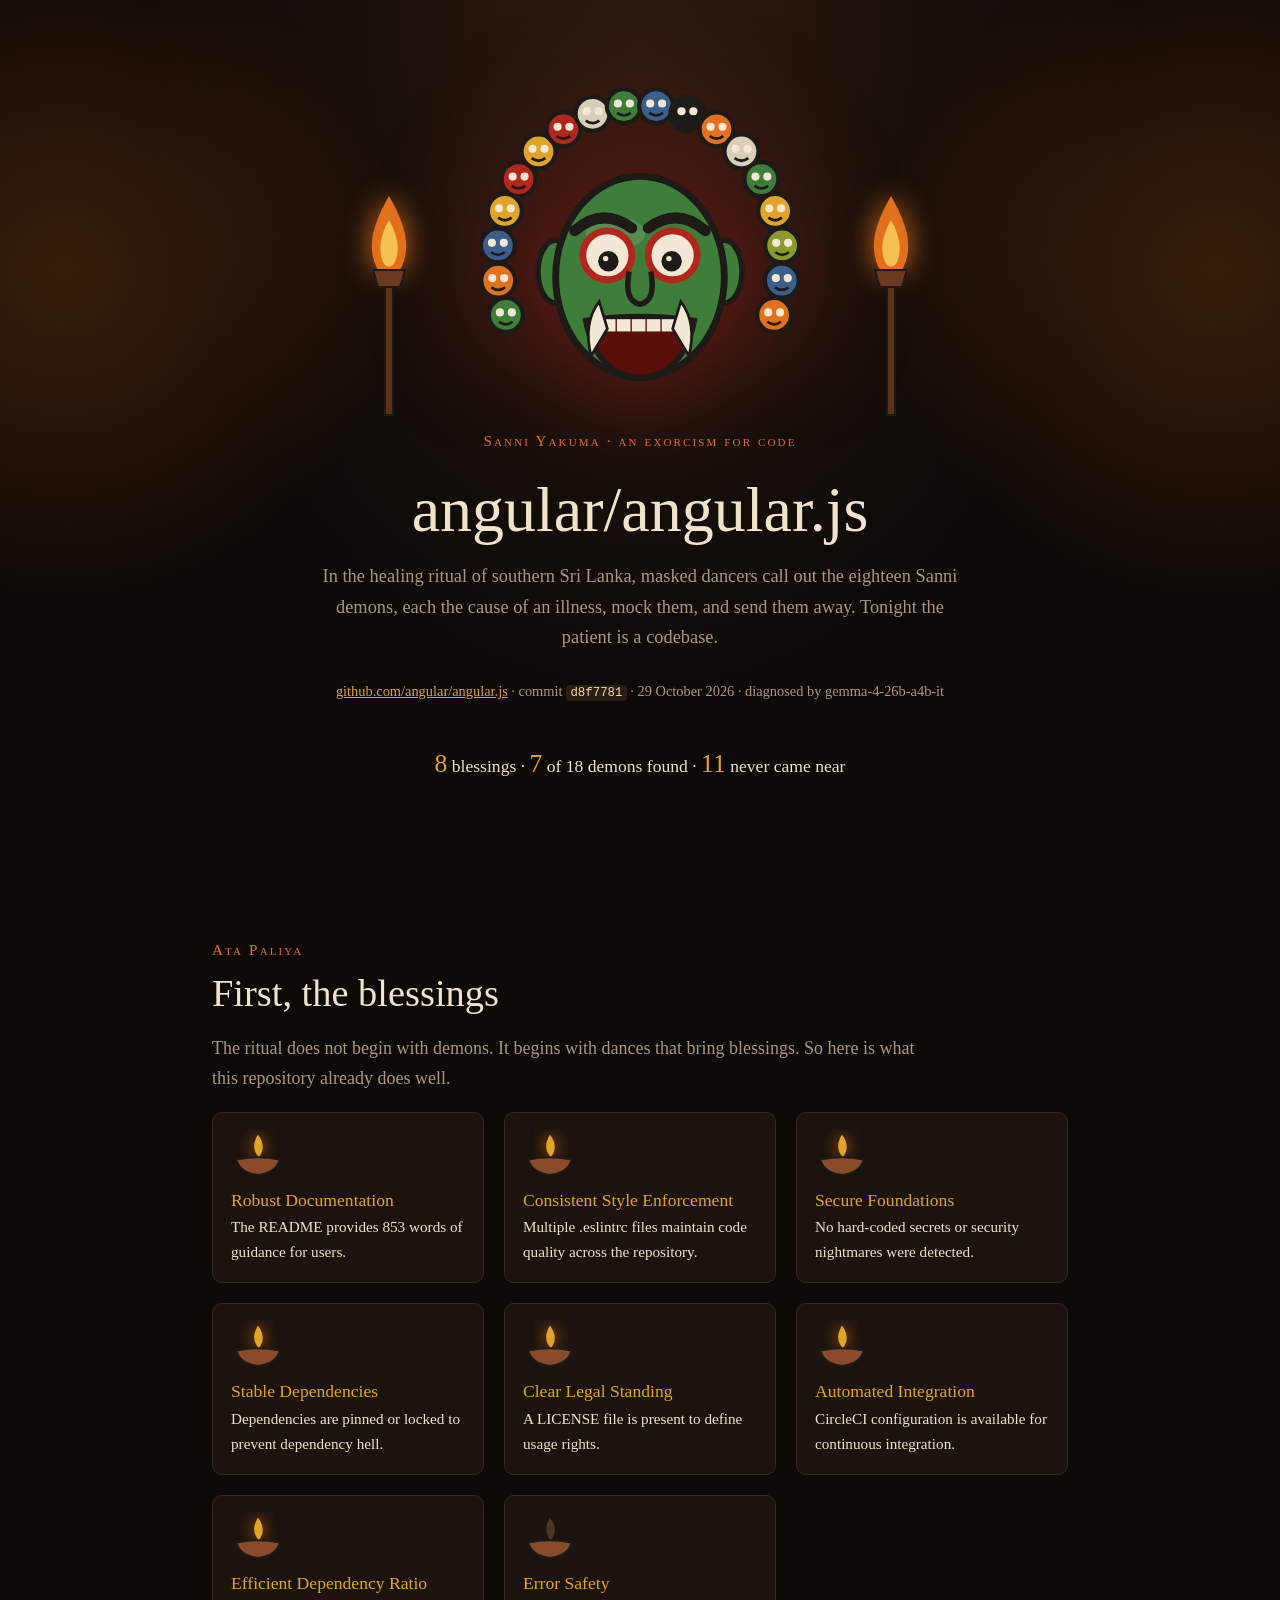
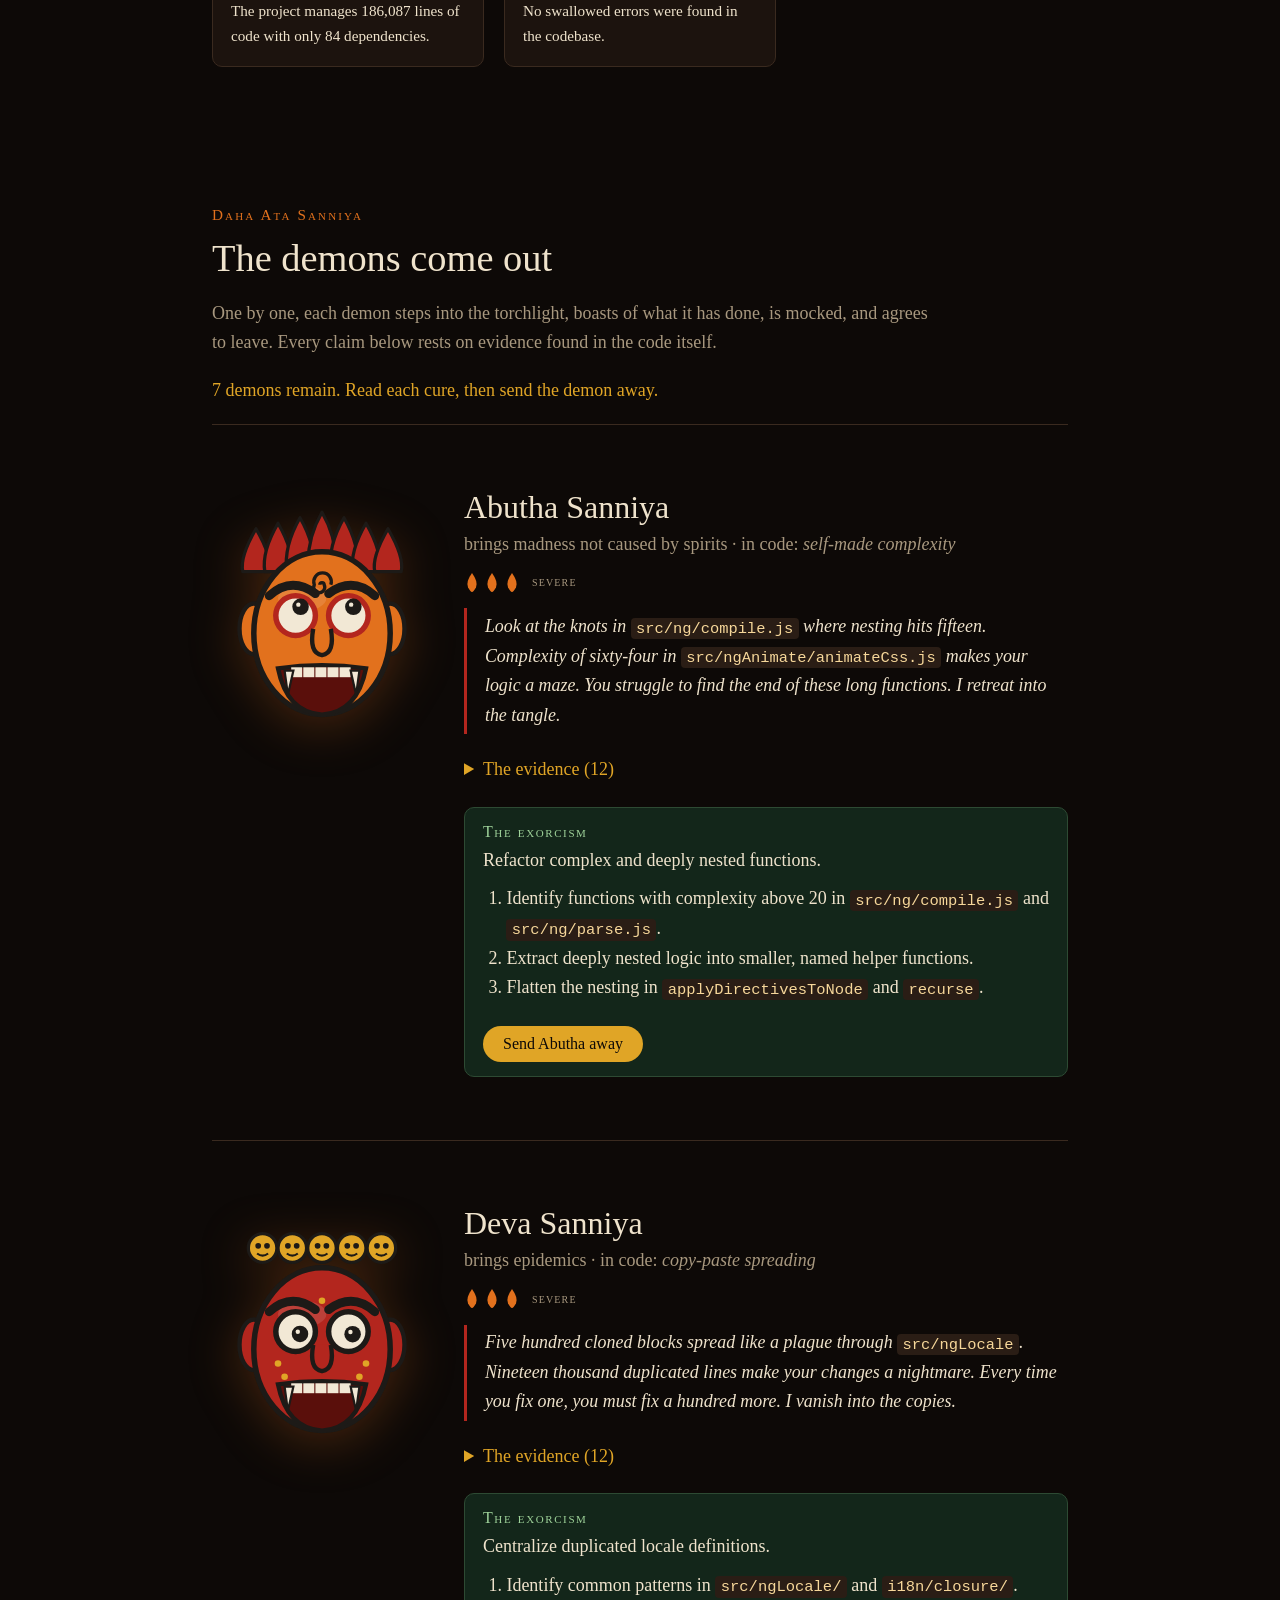
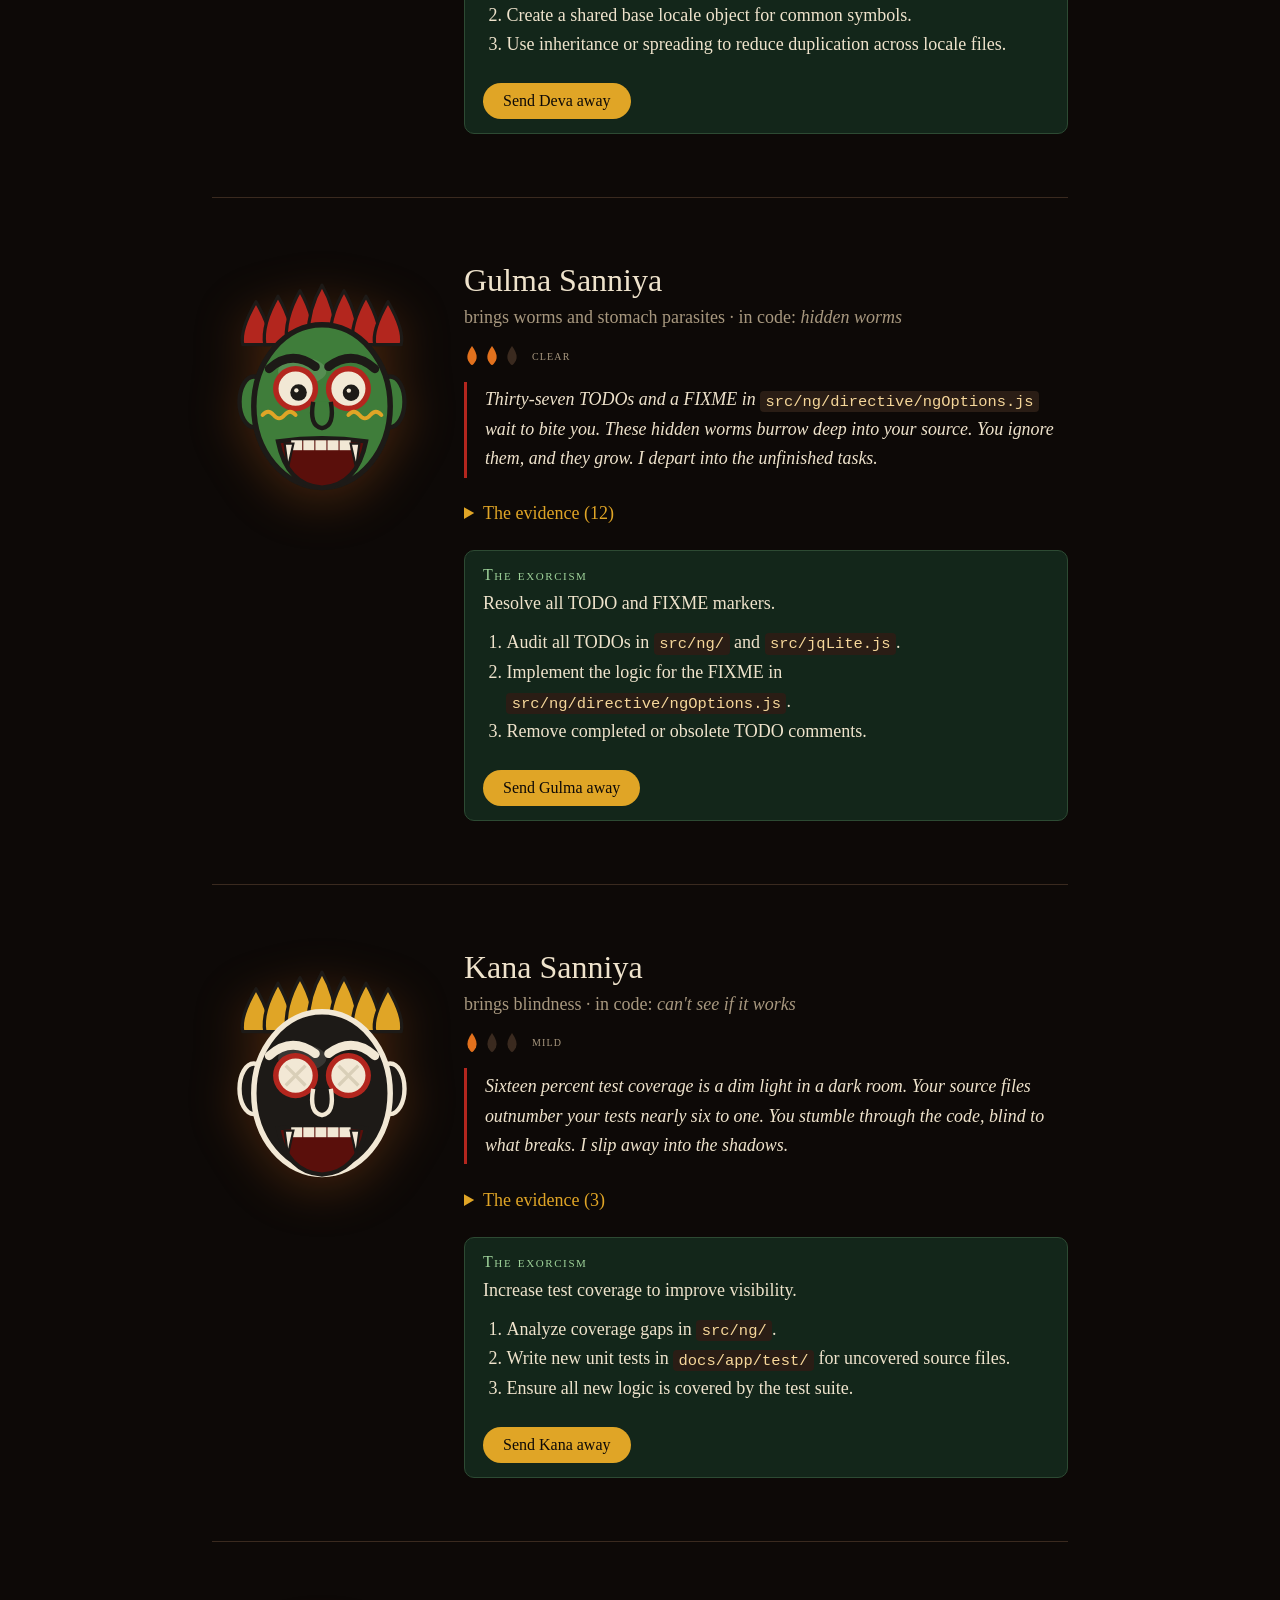
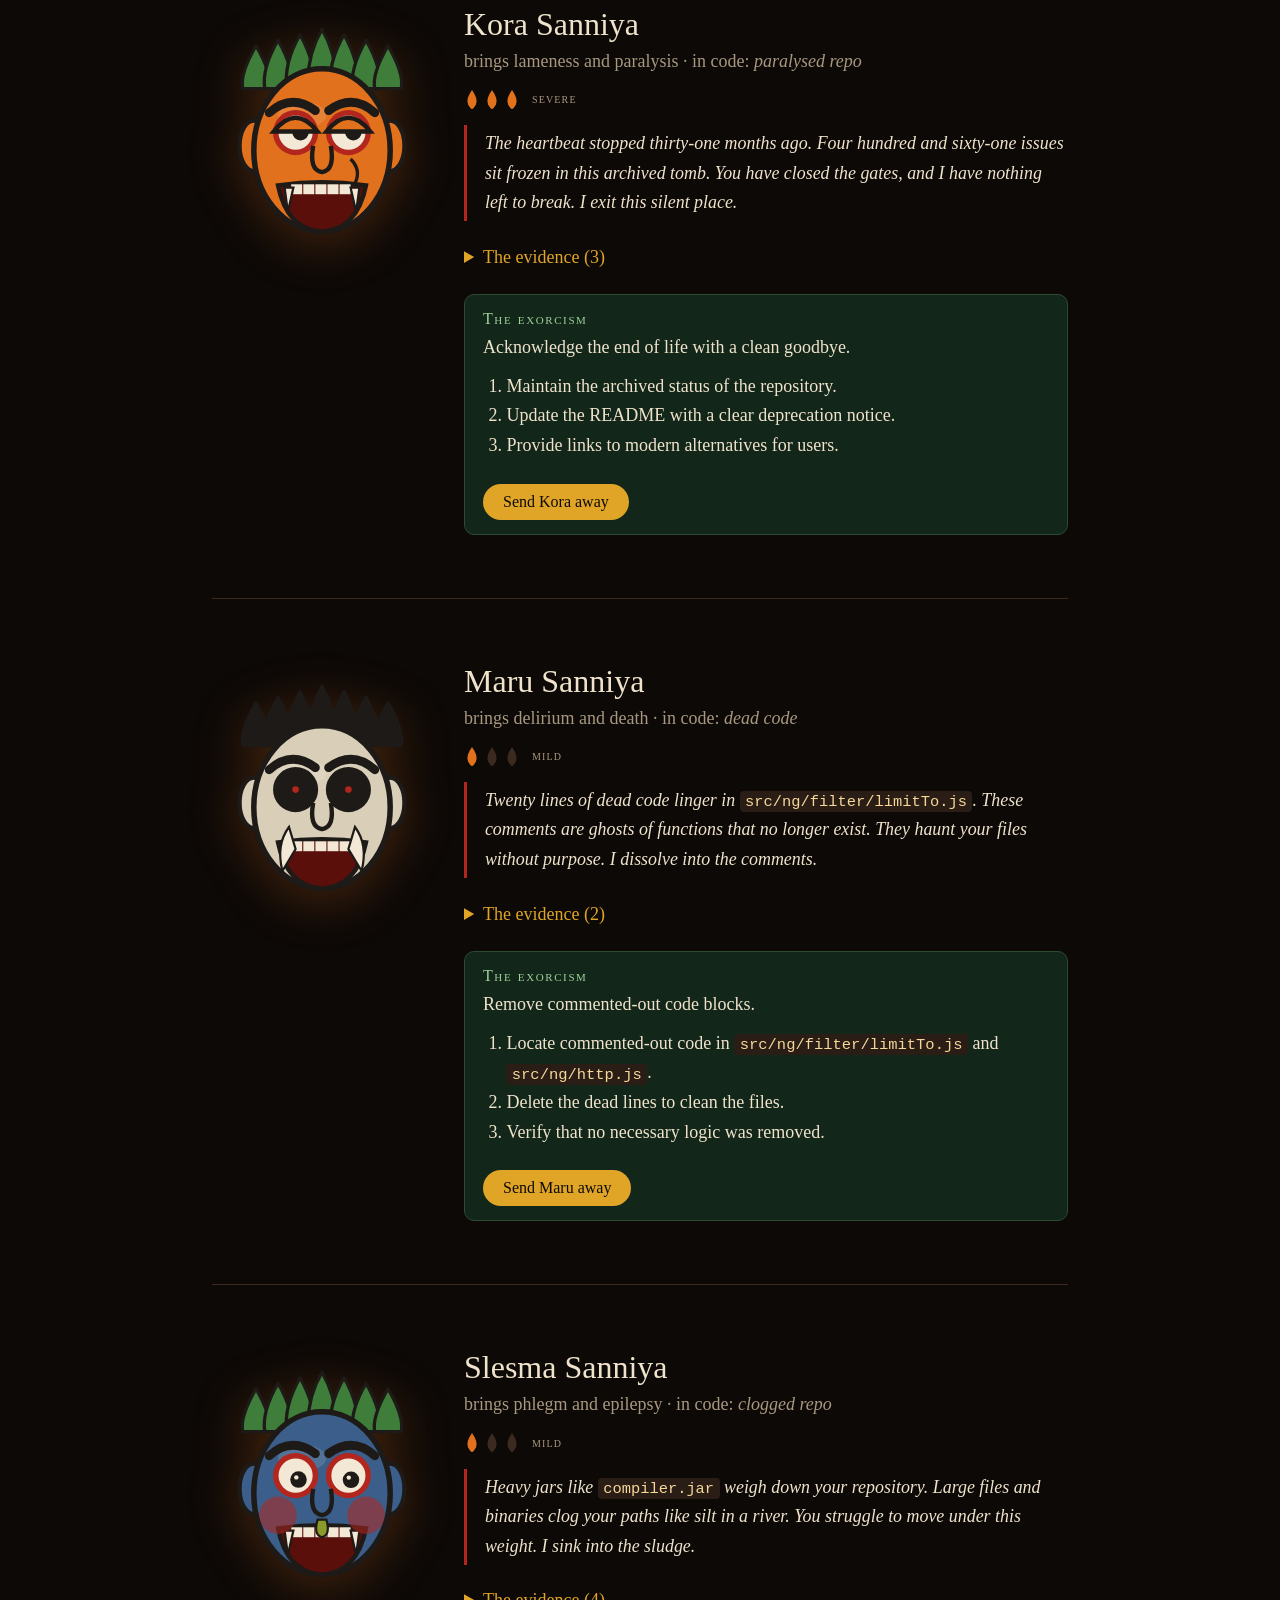
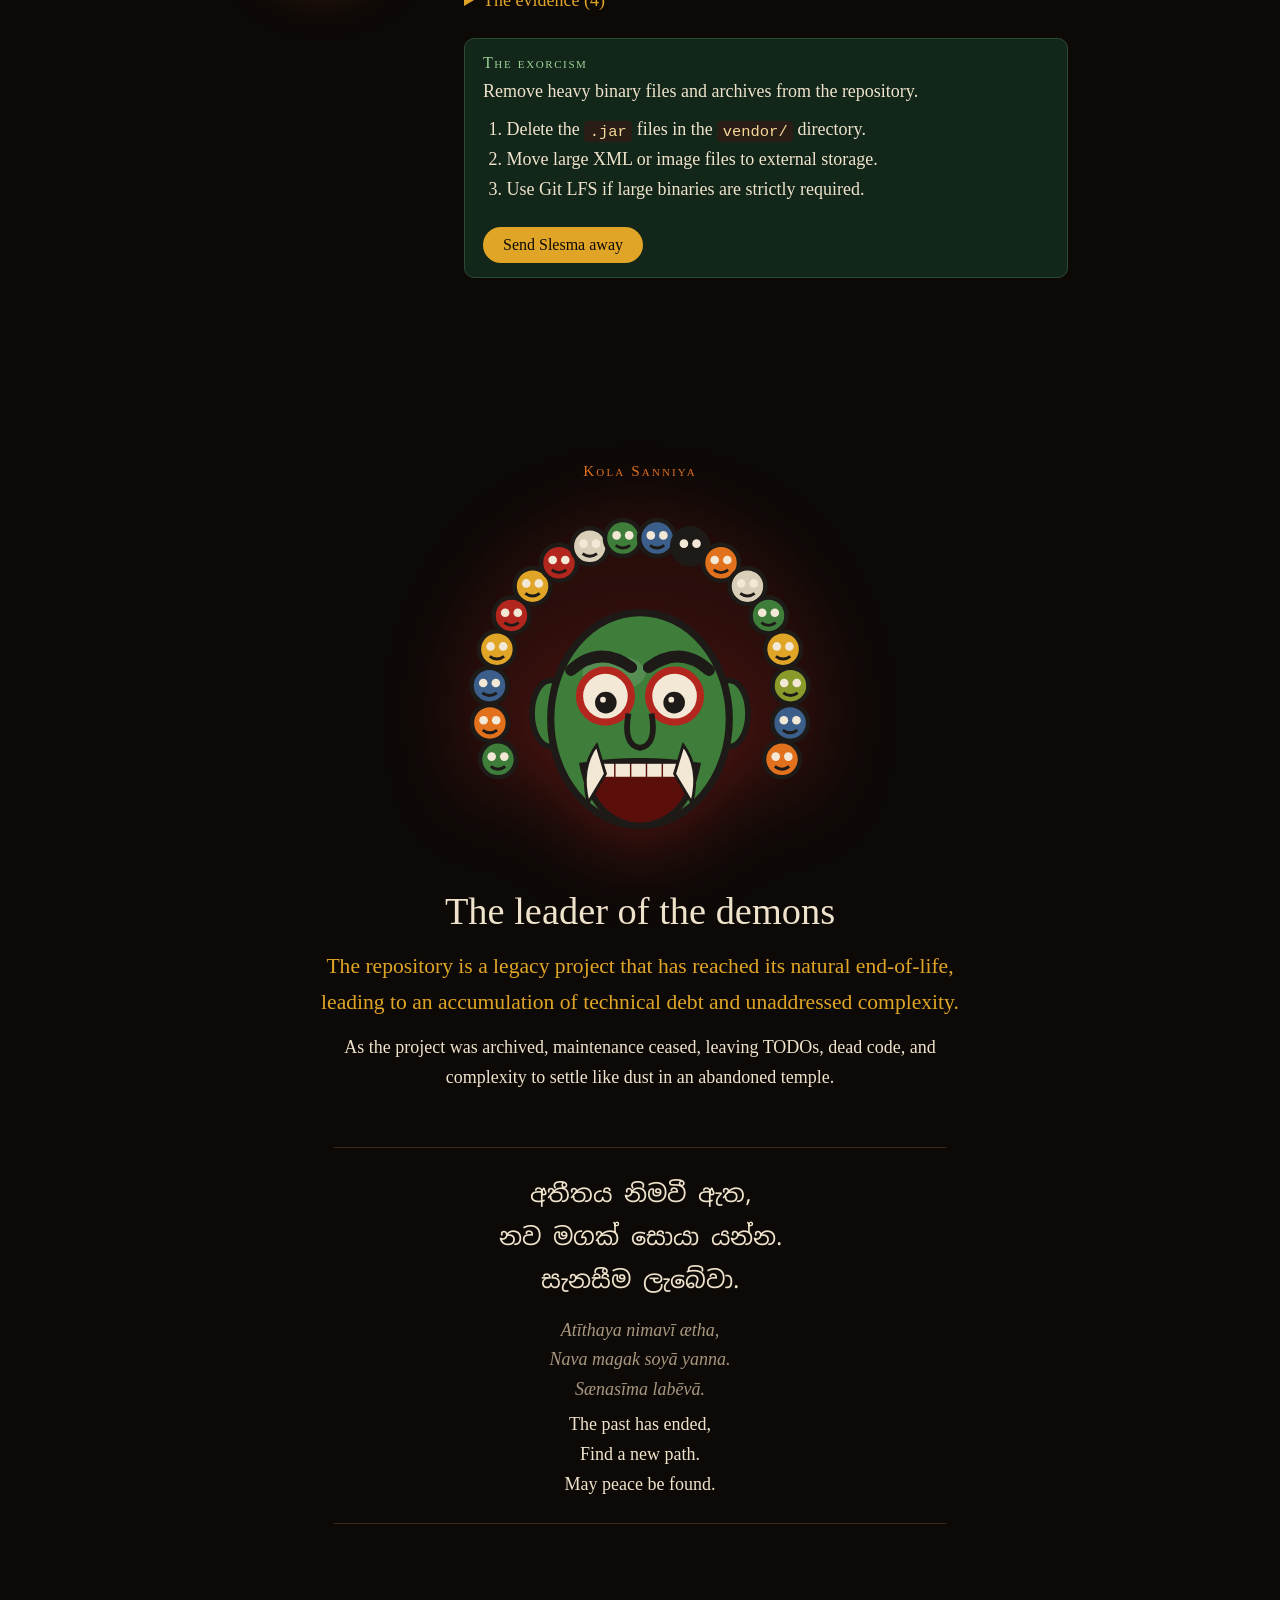
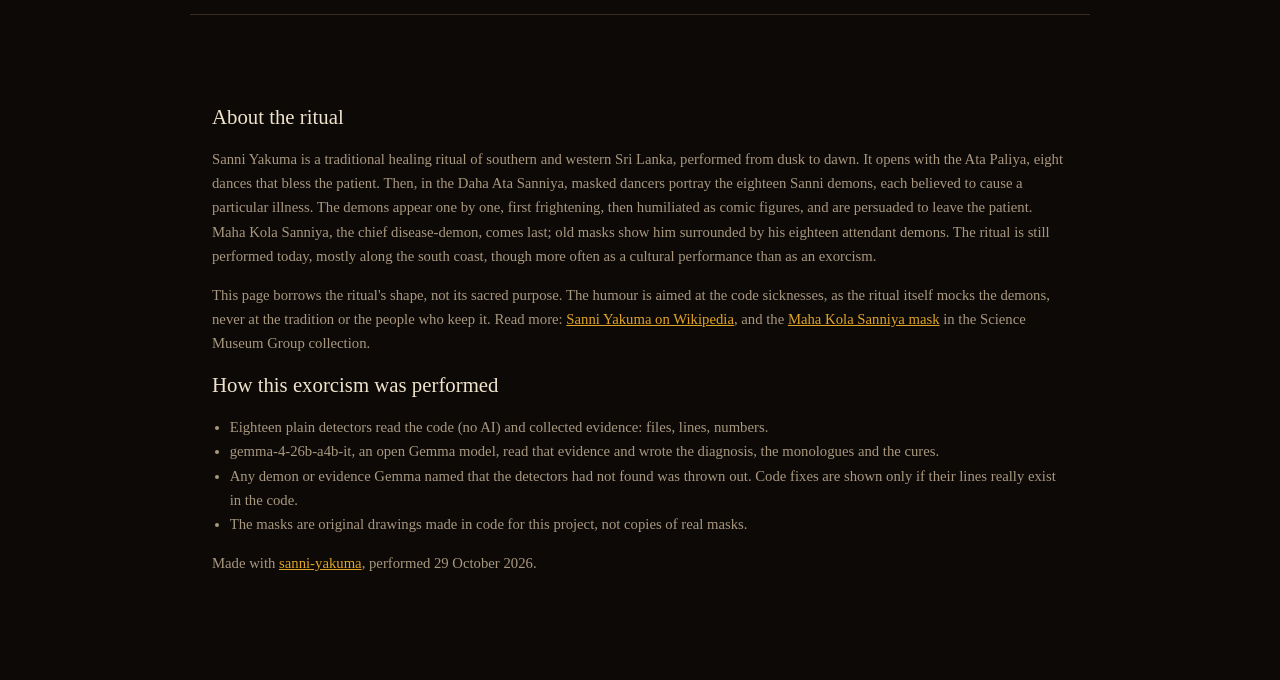
<file: docs/angular-angular.js.html>
<!DOCTYPE html>
<html lang="en">
<head>
<meta charset="utf-8">
<meta name="viewport" content="width=device-width, initial-scale=1">
<title>Sanni Yakuma · angular/angular.js</title>
<meta name="description" content="An exorcism for the code of angular/angular.js, after the Sanni Yakuma healing ritual of southern Sri Lanka.">
<link rel="preconnect" href="https://fonts.googleapis.com">
<link rel="preconnect" href="https://fonts.gstatic.com" crossorigin>
<link href="https://fonts.googleapis.com/css2?family=Noto+Sans+Sinhala:wght@400;600&display=swap" rel="stylesheet">
<style>
/* Shared by the ritual page and the Hall of Masks. */
:root {
  --night: #0d0907; --wood: #1c130e; --ember: #e2711d; --gold: #e0a526; --red: #b3261e;
  --leaf: #3f7d3a; --cream: #efe3cc; --dim: #a8987f; --line: #3a2a1f;
  --serif: "Iowan Old Style", "Palatino Linotype", Palatino, Georgia, serif;
  --mono: ui-monospace, "SF Mono", Menlo, Consolas, monospace;
  --sinhala: "Noto Sans Sinhala", "Sinhala Sangam MN", "Iskoola Pota", sans-serif;
}
* { box-sizing: border-box; }
html { background: var(--night); }
body {
  margin: 0; color: var(--cream); font: 18px/1.65 var(--serif);
  background: radial-gradient(ellipse at 50% 0%, #2a1a10 0%, var(--night) 55%) fixed;
}
/* Torch light from both sides of the stage. */
body::before, body::after {
  content: ""; position: fixed; top: -10vh; width: 60vw; height: min(80vh, 800px); pointer-events: none; z-index: 0;
  background: radial-gradient(circle, rgba(226,113,29,.20) 0%, rgba(226,113,29,0) 65%);
  animation: flicker 3.7s infinite;
}
body::before { left: -25vw; }
body::after { right: -25vw; animation-duration: 4.3s; animation-delay: -1.2s; }
@keyframes flicker {
  0%, 100% { opacity: .85; } 12% { opacity: 1; } 20% { opacity: .7; } 34% { opacity: .95; }
  52% { opacity: .78; } 68% { opacity: 1; } 81% { opacity: .82; }
}
main, header, footer { position: relative; z-index: 1; max-width: 900px; margin: 0 auto; padding: 0 22px; }
a { color: var(--gold); }
code { font: .86em var(--mono); background: #2a1d15; padding: .1em .35em; border-radius: 4px; color: #f6d79a; }
h1, h2, h3, h4 { font-weight: normal; line-height: 1.2; }
.kicker { font-variant: small-caps; letter-spacing: .14em; color: var(--ember); font-size: .95rem; margin: 0; }

/* Living masks: crowns flicker, spiral eyes turn, masks sway like dancers. */
.crown { transform-box: fill-box; transform-origin: 50% 100%; animation: crown 2.6s ease-in-out infinite; }
@keyframes crown {
  0%, 100% { transform: scaleY(1); } 30% { transform: scaleY(1.06) skewX(-1.5deg); } 65% { transform: scaleY(.97) skewX(1deg); }
}
.spiral { transform-box: fill-box; transform-origin: center; animation: spin 7s linear infinite; }
@keyframes spin { to { transform: rotate(360deg); } }
.sway { transform-origin: 50% 85%; animation: sway 5.5s ease-in-out infinite; }
@keyframes sway { 0%, 100% { transform: rotate(-1.6deg); } 50% { transform: rotate(1.6deg) translateY(-3px); } }
.pupil { transition: transform .3s ease-out; }
@media (prefers-reduced-motion: reduce) {
  .crown, .spiral, .sway { animation: none; }
  .pupil { transition: none; }
}
/* Opening */
header.stage { text-align: center; padding-top: clamp(48px, 12vh, 140px); padding-bottom: clamp(24px, 6vh, 70px); }
header.stage h1 { font-size: clamp(2.2rem, 6vw, 4rem); margin: .3em 0 .2em; word-break: break-word; }
header.stage .lede { font-size: 1.15rem; color: var(--dim); max-width: 36em; margin: 0 auto 1.5em; }
.meta { font-size: .9rem; color: var(--dim); }
.meta span + span::before { content: " · "; }
.tally { margin-top: 2.2em; font-size: 1.1rem; }
.tally strong { color: var(--gold); font-weight: normal; font-size: 1.6rem; }

section { padding: clamp(40px, 9vh, 110px) 0 clamp(20px, 4vh, 50px); }
section > h2 { font-size: clamp(1.7rem, 4vw, 2.4rem); margin: .2em 0 .4em; }
section > .intro { color: var(--dim); max-width: 40em; }

/* Ata Paliya: blessings as oil lamps */
.lamps { list-style: none; padding: 0; display: grid; grid-template-columns: repeat(auto-fill, minmax(250px, 1fr)); gap: 20px; }
.lamp { background: var(--wood); border: 1px solid var(--line); border-radius: 10px; padding: 16px 18px 18px; }
.lamp svg { width: 54px; height: 54px; display: block; }
.lamp .flame { fill: #4a3626; transition: fill 1.2s, filter 1.2s; }
.lamp.lit .flame, .no-js .lamp .flame { fill: var(--gold); filter: drop-shadow(0 0 8px var(--ember)); }
.lamp h3 { font-size: 1.1rem; margin: .4em 0 .2em; color: var(--gold); }
.lamp p { margin: 0; font-size: .95rem; color: var(--cream); }

/* Daha Ata Sanniya: the demons */
.demon { display: grid; grid-template-columns: 220px minmax(0, 1fr); gap: 32px; padding: clamp(32px, 7vh, 90px) 0; border-top: 1px solid var(--line); }
.demon .body { min-width: 0; }
.demon .mask svg { width: 100%; height: auto; filter: drop-shadow(0 10px 24px rgba(226,113,29,.25)); }
.demon h3 { font-size: 2rem; margin: 0; }
.demon .illness { color: var(--dim); margin: .2em 0 .6em; }
.flames { display: flex; gap: 4px; align-items: center; margin-bottom: 1em; font-size: .9rem; color: var(--dim); }
.flames svg { width: 16px; height: 21px; fill: var(--ember); }
.flames svg.off { fill: #3a2a1f; }
.flames span { margin-left: 8px; font-variant: small-caps; letter-spacing: .08em; }
blockquote.monologue {
  margin: 0 0 1.2em; padding: .2em 0 .2em 1em; border-left: 3px solid var(--red);
  font-style: italic; font-size: 1.12rem;
}
details { margin: 0 0 1.2em; }
summary { cursor: pointer; color: var(--gold); }
.evidence { list-style: none; padding: 0; margin: .6em 0 0; font-size: .92rem; }
.evidence li { padding: 6px 0; border-bottom: 1px dashed var(--line); }
.evidence .eid { color: var(--dim); font: .8em var(--mono); margin-right: .5em; }
.evidence .note { color: var(--dim); }
.exorcism { background: #13261a; border: 1px solid #2d4a33; border-radius: 10px; padding: 14px 18px; }
.exorcism h4 { margin: 0 0 .3em; color: #9fd39a; font-variant: small-caps; letter-spacing: .1em; font-size: 1rem; }
.exorcism p { margin: 0 0 .5em; }
.exorcism ol { margin: 0 0 .5em; padding-left: 1.3em; }
pre.diff { margin: .8em 0 0; padding: 12px; overflow-x: auto; background: #0b0f0b; border-radius: 6px; font: 13px/1.5 var(--mono); }
pre.diff .add { color: #8fdc8a; } pre.diff .del { color: #ef8a80; }
pre.diff .hunk { color: #7aa6d6; } pre.diff .file { color: var(--dim); } pre.diff .ctx { color: #c9bda8; }
pre.diff span { display: block; white-space: pre; }
.none { color: var(--dim); font-style: italic; }

/* The spared */
.spared { display: grid; grid-template-columns: repeat(auto-fill, minmax(190px, 1fr)); gap: 16px; list-style: none; padding: 0; }
.spared li { display: flex; gap: 10px; align-items: center; font-size: .88rem; color: var(--dim); }
.spared svg { width: 56px; flex: none; opacity: .75; }
.spared strong { color: var(--cream); font-weight: normal; display: block; }

/* Kola Sanniya */
#kola { text-align: center; }
#kola .mask svg { width: min(360px, 80vw); height: auto; filter: drop-shadow(0 12px 40px rgba(179,38,30,.45)); }
#kola .root { font-size: 1.35rem; max-width: 30em; margin: .6em auto; color: var(--gold); }
#kola .explanation { max-width: 36em; margin: 0 auto; color: var(--cream); }
.verse { margin: 3em auto 0; max-width: 34em; padding: 24px; border-top: 1px solid var(--line); border-bottom: 1px solid var(--line); }
.verse .si { font: 1.5rem/1.8 var(--sinhala); margin: 0; white-space: pre-line; }
.verse .tr { color: var(--dim); font-style: italic; margin: .8em 0 .3em; white-space: pre-line; }
.verse .en { margin: 0; white-space: pre-line; }

footer { padding: clamp(40px, 8vh, 100px) 22px clamp(50px, 10vh, 120px); color: var(--dim); font-size: .92rem; border-top: 1px solid var(--line); margin-top: 6vh; }
footer h2 { color: var(--cream); font-size: 1.3rem; }
footer ul { padding-left: 1.2em; }

/* The opening stage: Kola Sanniya presides between two torches, embers rising. */
header.stage { padding-top: clamp(24px, 6vh, 70px); }
.stage-set { position: relative; display: flex; align-items: flex-end; justify-content: center; gap: clamp(8px, 4vw, 56px); margin: 0 auto 8px; }
.stage-set .hero-mask svg { width: min(340px, 58vw); height: auto; display: block; filter: drop-shadow(0 18px 50px rgba(179,38,30,.5)); }
.torch { width: clamp(34px, 6vw, 60px); height: auto; overflow: visible; }
.torch .flame-outer, .torch .flame-inner { transform-box: fill-box; transform-origin: 50% 100%; }
.torch .flame-outer { animation: flame 1.3s ease-in-out infinite alternate; filter: drop-shadow(0 0 14px rgba(226,113,29,.9)); }
.torch .flame-inner { animation: flame .8s ease-in-out infinite alternate-reverse; }
@keyframes flame {
  0% { transform: scale(1, 1) skewX(0); } 50% { transform: scale(.93, 1.09) skewX(-3deg); } 100% { transform: scale(1.05, .94) skewX(2deg); }
}
.embers { position: absolute; inset: 0; pointer-events: none; overflow: hidden; }
.ember { position: absolute; bottom: 10%; width: 3px; height: 3px; border-radius: 50%; background: #f6c453;
  box-shadow: 0 0 6px 2px rgba(226,113,29,.8); opacity: 0; animation: rise linear infinite; }
@keyframes rise {
  0% { transform: translate(0, 0); opacity: 0; } 10% { opacity: 1; }
  100% { transform: translate(var(--drift), -60vh); opacity: 0; }
}

/* Sending a demon away: the mask turns to smoke and leaves the stage. */
.banish { margin-top: 14px; font: 1rem var(--serif); color: var(--night); background: var(--gold); border: 0; border-radius: 999px;
  padding: 9px 20px; cursor: pointer; box-shadow: 0 0 0 0 rgba(224,165,38,.6); animation: call 2.4s infinite; }
.banish:hover { background: #f6c453; }
.banish:focus-visible { outline: 2px solid var(--cream); outline-offset: 3px; }
.banish[disabled] { background: #2d4a33; color: #9fd39a; cursor: default; animation: none; }
@keyframes call { 0% { box-shadow: 0 0 0 0 rgba(224,165,38,.5); } 70%, 100% { box-shadow: 0 0 0 14px rgba(224,165,38,0); } }
.no-js .banish, .no-js .remaining { display: none; }
.demon .mask { position: relative; }
.demon.banished .mask svg { animation: depart 1.8s ease-in forwards; }
@keyframes depart {
  0% { transform: none; filter: none; opacity: 1; }
  25% { transform: translateY(-8px) rotate(-5deg); }
  100% { transform: translate(40px, -110px) rotate(14deg) scale(.55); filter: blur(7px) grayscale(1); opacity: 0; }
}
.puff { position: absolute; left: 50%; top: 45%; width: 70px; height: 70px; border-radius: 50%; pointer-events: none;
  background: radial-gradient(circle, rgba(225,214,195,.6), rgba(225,214,195,0) 70%); animation: puff 1.9s ease-out forwards; }
@keyframes puff {
  from { transform: translate(-50%, -50%) scale(.3); opacity: .95; }
  to { transform: translate(calc(-50% + var(--dx)), calc(-50% + var(--dy))) scale(2.6); opacity: 0; }
}
.demon.banished .mask::after { content: attr(data-gone); position: absolute; left: 0; right: 0; top: 40%; text-align: center;
  color: var(--dim); font-style: italic; opacity: 0; animation: appear 1s 1.5s forwards; }
@keyframes appear { to { opacity: 1; } }
.demon.banished .exorcism { border-color: #4f8a5a; box-shadow: 0 0 34px rgba(159,211,154,.22); transition: box-shadow 1s, border-color 1s; }
.remaining { color: var(--gold); margin-top: 1em; }
.all-gone #kola .mask svg { filter: drop-shadow(0 12px 60px rgba(224,165,38,.6)); transition: filter 2s; }

/* Long code and paths must wrap, never widen the page on a phone. */
.evidence li, .lamp p, .exorcism li, .exorcism p { overflow-wrap: anywhere; }

/* Demons walk on as you scroll (only when JS runs). */
.js .reveal { opacity: 0; transform: translateY(40px); transition: opacity 1s ease, transform 1s ease; }
.js .reveal.seen { opacity: 1; transform: none; }

@media (max-width: 680px) {
  .demon { grid-template-columns: minmax(0, 1fr); gap: 12px; }
  .demon .mask svg { width: 170px; }
}
@media (prefers-reduced-motion: reduce) {
  body::before, body::after { animation: none; }
  .js .reveal { opacity: 1; transform: none; transition: none; }
  .lamp .flame { transition: none; }
  .torch .flame-outer, .torch .flame-inner, .ember, .banish { animation: none; }
  .ember { display: none; }
  .demon.banished .mask svg { animation: none; opacity: .15; }
  .puff { display: none; }
}
</style>
</head>
<body class="no-js">
<script>document.body.classList.remove("no-js"); document.documentElement.classList.add("js");</script>

<header class="stage">
  <div class="stage-set">
    <div class="embers" aria-hidden="true">
<span class="ember" style="left: 8%; --drift: -30px; animation-duration: 5s; animation-delay: -0.0s"></span><span class="ember" style="left: 45%; --drift: -7px; animation-duration: 6s; animation-delay: -0.9s"></span><span class="ember" style="left: 82%; --drift: 16px; animation-duration: 7s; animation-delay: -1.8s"></span><span class="ember" style="left: 35%; --drift: -21px; animation-duration: 8s; animation-delay: -2.7s"></span><span class="ember" style="left: 72%; --drift: 2px; animation-duration: 9s; animation-delay: -3.6s"></span><span class="ember" style="left: 25%; --drift: 25px; animation-duration: 5s; animation-delay: -4.5s"></span><span class="ember" style="left: 62%; --drift: -12px; animation-duration: 6s; animation-delay: -5.4s"></span><span class="ember" style="left: 15%; --drift: 11px; animation-duration: 7s; animation-delay: -6.3s"></span><span class="ember" style="left: 52%; --drift: -26px; animation-duration: 8s; animation-delay: -0.20000000000000018s"></span><span class="ember" style="left: 89%; --drift: -3px; animation-duration: 9s; animation-delay: -1.0999999999999996s"></span><span class="ember" style="left: 42%; --drift: 20px; animation-duration: 5s; animation-delay: -2.0s"></span><span class="ember" style="left: 79%; --drift: -17px; animation-duration: 6s; animation-delay: -2.9000000000000004s"></span><span class="ember" style="left: 32%; --drift: 6px; animation-duration: 7s; animation-delay: -3.8000000000000007s"></span><span class="ember" style="left: 69%; --drift: 29px; animation-duration: 8s; animation-delay: -4.700000000000001s"></span><span class="ember" style="left: 22%; --drift: -8px; animation-duration: 9s; animation-delay: -5.6s"></span><span class="ember" style="left: 59%; --drift: 15px; animation-duration: 5s; animation-delay: -6.5s"></span>    </div>
    <svg class="torch" viewBox="0 0 60 230" aria-hidden="true">
        <g class="flame-outer"><path d="M30,6 C46,34 52,56 43,76 C38,87 22,87 17,76 C8,56 14,34 30,6 Z" fill="#e2711d"/></g>
        <g class="flame-inner"><path d="M30,30 C39,46 41,60 36,72 C33,78 27,78 24,72 C19,60 21,46 30,30 Z" fill="#f6c453"/></g>
        <path d="M14,80 L46,80 L41,97 L19,97 Z" fill="#6b3a1f" stroke="#1d1a17" stroke-width="2"/>
        <rect x="26" y="97" width="8" height="128" fill="#5a3418" stroke="#1d1a17" stroke-width="2"/>
      </svg>
    <div class="hero-mask sway"><svg xmlns="http://www.w3.org/2000/svg" viewBox="0 0 200 215" role="img" aria-label="Kola Sanniya mask"><title>Kola Sanniya mask</title><g class="ring"><g><circle cx="21.1" cy="153.5" r="10" fill="#3f7d3a" stroke="#1d1a17" stroke-width="2.5"/><circle cx="17.6" cy="152.0" r="2.4" fill="#f2e8d5"/><circle cx="24.6" cy="152.0" r="2.4" fill="#f2e8d5"/><path d="M17.1,157.5 Q21.1,160.5 25.1,157.5" stroke="#1d1a17" stroke-width="1.6" fill="none"/></g><g><circle cx="16.6" cy="133.3" r="10" fill="#e2711d" stroke="#1d1a17" stroke-width="2.5"/><circle cx="13.1" cy="131.8" r="2.4" fill="#f2e8d5"/><circle cx="20.1" cy="131.8" r="2.4" fill="#f2e8d5"/><path d="M12.6,137.3 Q16.6,140.3 20.6,137.3" stroke="#1d1a17" stroke-width="1.6" fill="none"/></g><g><circle cx="16.4" cy="112.6" r="10" fill="#3b5f8a" stroke="#1d1a17" stroke-width="2.5"/><circle cx="12.9" cy="111.1" r="2.4" fill="#f2e8d5"/><circle cx="19.9" cy="111.1" r="2.4" fill="#f2e8d5"/><path d="M12.4,116.6 Q16.4,119.6 20.4,116.6" stroke="#1d1a17" stroke-width="1.6" fill="none"/></g><g><circle cx="20.5" cy="92.3" r="10" fill="#e0a526" stroke="#1d1a17" stroke-width="2.5"/><circle cx="17.0" cy="90.8" r="2.4" fill="#f2e8d5"/><circle cx="24.0" cy="90.8" r="2.4" fill="#f2e8d5"/><path d="M16.5,96.3 Q20.5,99.3 24.5,96.3" stroke="#1d1a17" stroke-width="1.6" fill="none"/></g><g><circle cx="28.6" cy="73.6" r="10" fill="#b3261e" stroke="#1d1a17" stroke-width="2.5"/><circle cx="25.1" cy="72.1" r="2.4" fill="#f2e8d5"/><circle cx="32.1" cy="72.1" r="2.4" fill="#f2e8d5"/><path d="M24.6,77.6 Q28.6,80.6 32.6,77.6" stroke="#1d1a17" stroke-width="1.6" fill="none"/></g><g><circle cx="40.3" cy="57.3" r="10" fill="#e0a526" stroke="#1d1a17" stroke-width="2.5"/><circle cx="36.8" cy="55.8" r="2.4" fill="#f2e8d5"/><circle cx="43.8" cy="55.8" r="2.4" fill="#f2e8d5"/><path d="M36.3,61.3 Q40.3,64.3 44.3,61.3" stroke="#1d1a17" stroke-width="1.6" fill="none"/></g><g><circle cx="55.0" cy="44.3" r="10" fill="#b3261e" stroke="#1d1a17" stroke-width="2.5"/><circle cx="51.5" cy="42.8" r="2.4" fill="#f2e8d5"/><circle cx="58.5" cy="42.8" r="2.4" fill="#f2e8d5"/><path d="M51.0,48.3 Q55.0,51.3 59.0,48.3" stroke="#1d1a17" stroke-width="1.6" fill="none"/></g><g><circle cx="72.1" cy="35.2" r="10" fill="#d9cfb8" stroke="#1d1a17" stroke-width="2.5"/><circle cx="68.6" cy="33.7" r="2.4" fill="#f2e8d5"/><circle cx="75.6" cy="33.7" r="2.4" fill="#f2e8d5"/><path d="M68.1,39.2 Q72.1,42.2 76.1,39.2" stroke="#1d1a17" stroke-width="1.6" fill="none"/></g><g><circle cx="90.5" cy="30.6" r="10" fill="#3f7d3a" stroke="#1d1a17" stroke-width="2.5"/><circle cx="87.0" cy="29.1" r="2.4" fill="#f2e8d5"/><circle cx="94.0" cy="29.1" r="2.4" fill="#f2e8d5"/><path d="M86.5,34.6 Q90.5,37.6 94.5,34.6" stroke="#1d1a17" stroke-width="1.6" fill="none"/></g><g><circle cx="109.5" cy="30.6" r="10" fill="#3b5f8a" stroke="#1d1a17" stroke-width="2.5"/><circle cx="106.0" cy="29.1" r="2.4" fill="#f2e8d5"/><circle cx="113.0" cy="29.1" r="2.4" fill="#f2e8d5"/><path d="M105.5,34.6 Q109.5,37.6 113.5,34.6" stroke="#1d1a17" stroke-width="1.6" fill="none"/></g><g><circle cx="127.9" cy="35.2" r="10" fill="#1d1a17" stroke="#1d1a17" stroke-width="2.5"/><circle cx="124.4" cy="33.7" r="2.4" fill="#f2e8d5"/><circle cx="131.4" cy="33.7" r="2.4" fill="#f2e8d5"/><path d="M123.9,39.2 Q127.9,42.2 131.9,39.2" stroke="#1d1a17" stroke-width="1.6" fill="none"/></g><g><circle cx="145.0" cy="44.3" r="10" fill="#e2711d" stroke="#1d1a17" stroke-width="2.5"/><circle cx="141.5" cy="42.8" r="2.4" fill="#f2e8d5"/><circle cx="148.5" cy="42.8" r="2.4" fill="#f2e8d5"/><path d="M141.0,48.3 Q145.0,51.3 149.0,48.3" stroke="#1d1a17" stroke-width="1.6" fill="none"/></g><g><circle cx="159.7" cy="57.3" r="10" fill="#d9cfb8" stroke="#1d1a17" stroke-width="2.5"/><circle cx="156.2" cy="55.8" r="2.4" fill="#f2e8d5"/><circle cx="163.2" cy="55.8" r="2.4" fill="#f2e8d5"/><path d="M155.7,61.3 Q159.7,64.3 163.7,61.3" stroke="#1d1a17" stroke-width="1.6" fill="none"/></g><g><circle cx="171.4" cy="73.6" r="10" fill="#3f7d3a" stroke="#1d1a17" stroke-width="2.5"/><circle cx="167.9" cy="72.1" r="2.4" fill="#f2e8d5"/><circle cx="174.9" cy="72.1" r="2.4" fill="#f2e8d5"/><path d="M167.4,77.6 Q171.4,80.6 175.4,77.6" stroke="#1d1a17" stroke-width="1.6" fill="none"/></g><g><circle cx="179.5" cy="92.3" r="10" fill="#e0a526" stroke="#1d1a17" stroke-width="2.5"/><circle cx="176.0" cy="90.8" r="2.4" fill="#f2e8d5"/><circle cx="183.0" cy="90.8" r="2.4" fill="#f2e8d5"/><path d="M175.5,96.3 Q179.5,99.3 183.5,96.3" stroke="#1d1a17" stroke-width="1.6" fill="none"/></g><g><circle cx="183.6" cy="112.6" r="10" fill="#8a9a2b" stroke="#1d1a17" stroke-width="2.5"/><circle cx="180.1" cy="111.1" r="2.4" fill="#f2e8d5"/><circle cx="187.1" cy="111.1" r="2.4" fill="#f2e8d5"/><path d="M179.6,116.6 Q183.6,119.6 187.6,116.6" stroke="#1d1a17" stroke-width="1.6" fill="none"/></g><g><circle cx="183.4" cy="133.3" r="10" fill="#3b5f8a" stroke="#1d1a17" stroke-width="2.5"/><circle cx="179.9" cy="131.8" r="2.4" fill="#f2e8d5"/><circle cx="186.9" cy="131.8" r="2.4" fill="#f2e8d5"/><path d="M179.4,137.3 Q183.4,140.3 187.4,137.3" stroke="#1d1a17" stroke-width="1.6" fill="none"/></g><g><circle cx="178.9" cy="153.5" r="10" fill="#e2711d" stroke="#1d1a17" stroke-width="2.5"/><circle cx="175.4" cy="152.0" r="2.4" fill="#f2e8d5"/><circle cx="182.4" cy="152.0" r="2.4" fill="#f2e8d5"/><path d="M174.9,157.5 Q178.9,160.5 182.9,157.5" stroke="#1d1a17" stroke-width="1.6" fill="none"/></g></g><g transform="translate(100 128) scale(0.8) translate(-100 -128)"><ellipse cx="38" cy="128" rx="13" ry="23" fill="#3f7d3a" stroke="#1d1a17" stroke-width="4"/><ellipse cx="162" cy="128" rx="13" ry="23" fill="#3f7d3a" stroke="#1d1a17" stroke-width="4"/><ellipse cx="100" cy="132" rx="62" ry="74" fill="#3f7d3a" stroke="#1d1a17" stroke-width="5"/><ellipse cx="82" cy="100" rx="22" ry="12" fill="#ffffff" opacity="0.12"/><path d="M52,98 Q72,80 94,96" stroke="#1d1a17" stroke-width="8" fill="none" stroke-linecap="round"/><path d="M106,96 Q128,80 148,98" stroke="#1d1a17" stroke-width="8" fill="none" stroke-linecap="round"/><circle cx="76" cy="116" r="18" fill="#f2e8d5" stroke="#b3261e" stroke-width="5"/><g class="pupil" data-cx="76" data-cy="116"><circle cx="76" cy="116" r="7.5" fill="#1d1a17"/><circle cx="74" cy="114" r="2" fill="#f2e8d5"/></g><circle cx="124" cy="116" r="18" fill="#f2e8d5" stroke="#b3261e" stroke-width="5"/><g class="pupil" data-cx="124" data-cy="116"><circle cx="124" cy="116" r="7.5" fill="#1d1a17"/><circle cx="122" cy="114" r="2" fill="#f2e8d5"/></g><path d="M92,128 Q88,150 100,152 Q112,150 108,128" fill="#3f7d3a" stroke="#1d1a17" stroke-width="4"/><path d="M60,164 Q100,158 140,164 Q132,204 100,206 Q68,204 60,164 Z" fill="#5a0f0b" stroke="#1d1a17" stroke-width="4"/><rect x="72" y="163" width="10" height="9" fill="#f2e8d5"/><rect x="83" y="163" width="10" height="9" fill="#f2e8d5"/><rect x="94" y="163" width="10" height="9" fill="#f2e8d5"/><rect x="105" y="163" width="10" height="9" fill="#f2e8d5"/><rect x="116" y="163" width="10" height="9" fill="#f2e8d5"/><path d="M64,190 Q58,166 70,150 L76,170 Z" fill="#f2e8d5" stroke="#1d1a17" stroke-width="2"/><path d="M136,190 Q142,166 130,150 L124,170 Z" fill="#f2e8d5" stroke="#1d1a17" stroke-width="2"/></g></svg></div>
    <svg class="torch" viewBox="0 0 60 230" aria-hidden="true">
        <g class="flame-outer"><path d="M30,6 C46,34 52,56 43,76 C38,87 22,87 17,76 C8,56 14,34 30,6 Z" fill="#e2711d"/></g>
        <g class="flame-inner"><path d="M30,30 C39,46 41,60 36,72 C33,78 27,78 24,72 C19,60 21,46 30,30 Z" fill="#f6c453"/></g>
        <path d="M14,80 L46,80 L41,97 L19,97 Z" fill="#6b3a1f" stroke="#1d1a17" stroke-width="2"/>
        <rect x="26" y="97" width="8" height="128" fill="#5a3418" stroke="#1d1a17" stroke-width="2"/>
      </svg>
  </div>
  <p class="kicker">Sanni Yakuma · an exorcism for code</p>
  <h1>angular/angular.js</h1>
  <p class="lede">
    In the healing ritual of southern Sri Lanka, masked dancers call out the eighteen Sanni demons,
    each the cause of an illness, mock them, and send them away. Tonight the patient is a codebase.
  </p>
  <p class="meta">
<span><a href="https://github.com/angular/angular.js">github.com/angular/angular.js</a></span><span>commit <code>d8f7781</code></span>    <span>29 October 2026</span>
    <span>diagnosed by gemma-4-26b-a4b-it</span>
  </p>
  <p class="tally">
    <strong>8</strong> blessings ·
    <strong>7</strong> of 18 demons found ·
    <strong>11</strong> never came near
  </p>
</header>

<main>
  <section id="ata-paliya">
    <p class="kicker">Ata Paliya</p>
    <h2>First, the blessings</h2>
    <p class="intro">
      The ritual does not begin with demons. It begins with dances that bring blessings.
      So here is what this repository already does well.
    </p>
    <ul class="lamps">
      <li class="lamp reveal">
        <svg viewBox="0 0 60 60" aria-hidden="true">
          <path class="flame" d="M30,6 Q40,20 31,31 Q21,21 30,6 Z"/>
          <path d="M6,34 Q30,29 54,34 Q50,49 30,51 Q10,49 6,34 Z" fill="#8a4b2a" stroke="#1d1a17" stroke-width="2"/>
        </svg>
        <h3>Robust Documentation</h3>
        <p>The README provides 853 words of guidance for users.</p>
      </li>
      <li class="lamp reveal">
        <svg viewBox="0 0 60 60" aria-hidden="true">
          <path class="flame" d="M30,6 Q40,20 31,31 Q21,21 30,6 Z"/>
          <path d="M6,34 Q30,29 54,34 Q50,49 30,51 Q10,49 6,34 Z" fill="#8a4b2a" stroke="#1d1a17" stroke-width="2"/>
        </svg>
        <h3>Consistent Style Enforcement</h3>
        <p>Multiple .eslintrc files maintain code quality across the repository.</p>
      </li>
      <li class="lamp reveal">
        <svg viewBox="0 0 60 60" aria-hidden="true">
          <path class="flame" d="M30,6 Q40,20 31,31 Q21,21 30,6 Z"/>
          <path d="M6,34 Q30,29 54,34 Q50,49 30,51 Q10,49 6,34 Z" fill="#8a4b2a" stroke="#1d1a17" stroke-width="2"/>
        </svg>
        <h3>Secure Foundations</h3>
        <p>No hard-coded secrets or security nightmares were detected.</p>
      </li>
      <li class="lamp reveal">
        <svg viewBox="0 0 60 60" aria-hidden="true">
          <path class="flame" d="M30,6 Q40,20 31,31 Q21,21 30,6 Z"/>
          <path d="M6,34 Q30,29 54,34 Q50,49 30,51 Q10,49 6,34 Z" fill="#8a4b2a" stroke="#1d1a17" stroke-width="2"/>
        </svg>
        <h3>Stable Dependencies</h3>
        <p>Dependencies are pinned or locked to prevent dependency hell.</p>
      </li>
      <li class="lamp reveal">
        <svg viewBox="0 0 60 60" aria-hidden="true">
          <path class="flame" d="M30,6 Q40,20 31,31 Q21,21 30,6 Z"/>
          <path d="M6,34 Q30,29 54,34 Q50,49 30,51 Q10,49 6,34 Z" fill="#8a4b2a" stroke="#1d1a17" stroke-width="2"/>
        </svg>
        <h3>Clear Legal Standing</h3>
        <p>A LICENSE file is present to define usage rights.</p>
      </li>
      <li class="lamp reveal">
        <svg viewBox="0 0 60 60" aria-hidden="true">
          <path class="flame" d="M30,6 Q40,20 31,31 Q21,21 30,6 Z"/>
          <path d="M6,34 Q30,29 54,34 Q50,49 30,51 Q10,49 6,34 Z" fill="#8a4b2a" stroke="#1d1a17" stroke-width="2"/>
        </svg>
        <h3>Automated Integration</h3>
        <p>CircleCI configuration is available for continuous integration.</p>
      </li>
      <li class="lamp reveal">
        <svg viewBox="0 0 60 60" aria-hidden="true">
          <path class="flame" d="M30,6 Q40,20 31,31 Q21,21 30,6 Z"/>
          <path d="M6,34 Q30,29 54,34 Q50,49 30,51 Q10,49 6,34 Z" fill="#8a4b2a" stroke="#1d1a17" stroke-width="2"/>
        </svg>
        <h3>Efficient Dependency Ratio</h3>
        <p>The project manages 186,087 lines of code with only 84 dependencies.</p>
      </li>
      <li class="lamp reveal">
        <svg viewBox="0 0 60 60" aria-hidden="true">
          <path class="flame" d="M30,6 Q40,20 31,31 Q21,21 30,6 Z"/>
          <path d="M6,34 Q30,29 54,34 Q50,49 30,51 Q10,49 6,34 Z" fill="#8a4b2a" stroke="#1d1a17" stroke-width="2"/>
        </svg>
        <h3>Error Safety</h3>
        <p>No swallowed errors were found in the codebase.</p>
      </li>
    </ul>
  </section>

  <section id="daha-ata-sanniya">
    <p class="kicker">Daha Ata Sanniya</p>
    <h2>The demons come out</h2>
    <p class="intro">
      One by one, each demon steps into the torchlight, boasts of what it has done, is mocked,
      and agrees to leave. Every claim below rests on evidence found in the code itself.
    </p>
<p class="remaining" aria-live="polite" data-count="7">7 demons remain. Read each cure, then send the demon away.</p>
    <article class="demon reveal" id="abutha">
      <div class="mask" data-gone="Abutha has left the patient."><div class="sway" style="animation-delay: -1.3s"><svg xmlns="http://www.w3.org/2000/svg" viewBox="0 0 200 215" role="img" aria-label="Abutha Sanniya mask"><title>Abutha Sanniya mask</title><g class="crown"><path d="M28,76 Q25,63 40,37 Q55,63 52,76 Z" fill="#b3261e" stroke="#1d1a17" stroke-width="3" stroke-linejoin="round"/><path d="M48,76 Q45,58 60,32 Q75,58 72,76 Z" fill="#b3261e" stroke="#1d1a17" stroke-width="3" stroke-linejoin="round"/><path d="M68,76 Q65,53 80,27 Q95,53 92,76 Z" fill="#b3261e" stroke="#1d1a17" stroke-width="3" stroke-linejoin="round"/><path d="M88,76 Q85,48 100,22 Q115,48 112,76 Z" fill="#b3261e" stroke="#1d1a17" stroke-width="3" stroke-linejoin="round"/><path d="M108,76 Q105,53 120,27 Q135,53 132,76 Z" fill="#b3261e" stroke="#1d1a17" stroke-width="3" stroke-linejoin="round"/><path d="M128,76 Q125,58 140,32 Q155,58 152,76 Z" fill="#b3261e" stroke="#1d1a17" stroke-width="3" stroke-linejoin="round"/><path d="M148,76 Q145,63 160,37 Q175,63 172,76 Z" fill="#b3261e" stroke="#1d1a17" stroke-width="3" stroke-linejoin="round"/></g><ellipse cx="38" cy="128" rx="13" ry="23" fill="#e2711d" stroke="#1d1a17" stroke-width="4"/><ellipse cx="162" cy="128" rx="13" ry="23" fill="#e2711d" stroke="#1d1a17" stroke-width="4"/><ellipse cx="100" cy="132" rx="62" ry="74" fill="#e2711d" stroke="#1d1a17" stroke-width="5"/><ellipse cx="82" cy="100" rx="22" ry="12" fill="#ffffff" opacity="0.12"/><path d="M52,98 Q72,80 94,96" stroke="#1d1a17" stroke-width="8" fill="none" stroke-linecap="round"/><path d="M106,96 Q128,80 148,98" stroke="#1d1a17" stroke-width="8" fill="none" stroke-linecap="round"/><circle cx="76" cy="116" r="18" fill="#f2e8d5" stroke="#b3261e" stroke-width="5"/><g class="pupil" data-cx="76" data-cy="108"><circle cx="76" cy="108" r="7.5" fill="#1d1a17"/><circle cx="74" cy="106" r="2" fill="#f2e8d5"/></g><circle cx="124" cy="116" r="18" fill="#f2e8d5" stroke="#b3261e" stroke-width="5"/><g class="pupil" data-cx="124" data-cy="108"><circle cx="124" cy="108" r="7.5" fill="#1d1a17"/><circle cx="122" cy="106" r="2" fill="#f2e8d5"/></g><path d="M92,128 Q88,150 100,152 Q112,150 108,128" fill="#e2711d" stroke="#1d1a17" stroke-width="4"/><path d="M60,164 Q100,158 140,164 Q132,204 100,206 Q68,204 60,164 Z" fill="#5a0f0b" stroke="#1d1a17" stroke-width="4"/><rect x="72" y="163" width="10" height="9" fill="#f2e8d5"/><rect x="83" y="163" width="10" height="9" fill="#f2e8d5"/><rect x="94" y="163" width="10" height="9" fill="#f2e8d5"/><rect x="105" y="163" width="10" height="9" fill="#f2e8d5"/><rect x="116" y="163" width="10" height="9" fill="#f2e8d5"/><path d="M66,166 L74,166 L69,188 Z" fill="#f2e8d5" stroke="#1d1a17" stroke-width="2"/><path d="M126,166 L134,166 L131,188 Z" fill="#f2e8d5" stroke="#1d1a17" stroke-width="2"/><path d="M100,88 m-2,0 a2,2 0 1,1 4,0 a5,5 0 1,1 -9,0 a8,8 0 1,1 15,0" fill="none" stroke="#1d1a17" stroke-width="3"/></svg></div></div>
      <div class="body">
        <h3>Abutha Sanniya</h3>
        <p class="illness">brings madness not caused by spirits · in code: <em>self-made complexity</em></p>
        <div class="flames" aria-label="severity 3 of 3">
          <svg viewBox="0 0 20 26" class="" aria-hidden="true"><path d="M10,1 Q18,12 15,19 Q12,25 10,25 Q8,25 5,19 Q2,12 10,1 Z"/></svg>
          <svg viewBox="0 0 20 26" class="" aria-hidden="true"><path d="M10,1 Q18,12 15,19 Q12,25 10,25 Q8,25 5,19 Q2,12 10,1 Z"/></svg>
          <svg viewBox="0 0 20 26" class="" aria-hidden="true"><path d="M10,1 Q18,12 15,19 Q12,25 10,25 Q8,25 5,19 Q2,12 10,1 Z"/></svg>
          <span>severe</span>
        </div>
        <blockquote class="monologue">Look at the knots in <code>src/ng/compile.js</code> where nesting hits fifteen. Complexity of sixty-four in <code>src/ngAnimate/animateCss.js</code> makes your logic a maze. You struggle to find the end of these long functions. I retreat into the tangle.</blockquote>

        <details>
          <summary>The evidence (12)</summary>
          <ul class="evidence">
            <li>
              <span class="eid">E1</span>
<a href="https://github.com/angular/angular.js/blob/d8f77817eb5c98dec5317bc3756d1ea1812bcfbe/src/ngAnimate/animateCss.js#L417"><code>src/ngAnimate/animateCss.js:417</code></a>
<span class="note">`init`: 187 lines, complexity 64, nesting 5</span>            </li>
            <li>
              <span class="eid">E2</span>
<a href="https://github.com/angular/angular.js/blob/d8f77817eb5c98dec5317bc3756d1ea1812bcfbe/src/ng/rootScope.js#L101"><code>src/ng/rootScope.js:101</code></a>
<span class="note">`this.$get`: 158 lines, complexity 33, nesting 11</span>            </li>
            <li>
              <span class="eid">E3</span>
<a href="https://github.com/angular/angular.js/blob/d8f77817eb5c98dec5317bc3756d1ea1812bcfbe/src/ng/rootScope.js#L771"><code>src/ng/rootScope.js:771</code></a>
<span class="note">`$digest`: 91 lines, complexity 37, nesting 11</span>            </li>
            <li>
              <span class="eid">E4</span>
<a href="https://github.com/angular/angular.js/blob/d8f77817eb5c98dec5317bc3756d1ea1812bcfbe/src/ng/compile.js#L2926"><code>src/ng/compile.js:2926</code></a>
<span class="note">`applyDirectivesToNode`: 67 lines, complexity 25, nesting 15</span>            </li>
            <li>
              <span class="eid">E5</span>
<a href="https://github.com/angular/angular.js/blob/d8f77817eb5c98dec5317bc3756d1ea1812bcfbe/src/ng/parse.js#L906"><code>src/ng/parse.js:906</code></a>
<span class="note">`recurse`: 132 lines, complexity 44, nesting 6</span>            </li>
            <li>
              <span class="eid">E6</span>
<a href="https://github.com/angular/angular.js/blob/d8f77817eb5c98dec5317bc3756d1ea1812bcfbe/Gruntfile.js#L56"><code>Gruntfile.js:56</code></a>
<span class="note">`module.exports`: 337 lines, complexity 4, nesting 8</span>            </li>
            <li>
              <span class="eid">E7</span>
<a href="https://github.com/angular/angular.js/blob/d8f77817eb5c98dec5317bc3756d1ea1812bcfbe/src/ng/compile.js#L3814"><code>src/ng/compile.js:3814</code></a>
<span class="note">`getTrustedAttrContext`: 24 lines, complexity 17, nesting 14</span>            </li>
            <li>
              <span class="eid">E8</span>
<a href="https://github.com/angular/angular.js/blob/d8f77817eb5c98dec5317bc3756d1ea1812bcfbe/src/ngAnimate/animateQueue.js#L326"><code>src/ngAnimate/animateQueue.js:326</code></a>
<span class="note">`queueAnimation`: 114 lines, complexity 35, nesting 5</span>            </li>
            <li>
              <span class="eid">E9</span>
<a href="https://github.com/angular/angular.js/blob/d8f77817eb5c98dec5317bc3756d1ea1812bcfbe/src/ngMock/angular-mocks.js#L902"><code>src/ngMock/angular-mocks.js:902</code></a>
<span class="note">`(anonymous)`: 9 lines, complexity 1, nesting 17</span>            </li>
            <li>
              <span class="eid">E10</span>
<a href="https://github.com/angular/angular.js/blob/d8f77817eb5c98dec5317bc3756d1ea1812bcfbe/src/ngResource/resource.js#L724"><code>src/ngResource/resource.js:724</code></a>
<span class="note">`(anonymous)`: 77 lines, complexity 30, nesting 5</span>            </li>
            <li>
              <span class="eid">E11</span>
<a href="https://github.com/angular/angular.js/blob/d8f77817eb5c98dec5317bc3756d1ea1812bcfbe/src/ng/compile.js#L2519"><code>src/ng/compile.js:2519</code></a>
<span class="note">`compileNodes`: 30 lines, complexity 13, nesting 12</span>            </li>
            <li>
              <span class="eid">E12</span>
<a href="https://github.com/angular/angular.js/blob/d8f77817eb5c98dec5317bc3756d1ea1812bcfbe/src/ng/compile.js#L2694"><code>src/ng/compile.js:2694</code></a>
<span class="note">`collectDirectives`: 72 lines, complexity 21, nesting 7</span>            </li>
          </ul>
        </details>

        <div class="exorcism">
          <h4>The exorcism</h4>
          <p>Refactor complex and deeply nested functions.</p>
          <ol>
<li>Identify functions with complexity above 20 in <code>src/ng/compile.js</code> and <code>src/ng/parse.js</code>.</li><li>Extract deeply nested logic into smaller, named helper functions.</li><li>Flatten the nesting in <code>applyDirectivesToNode</code> and <code>recurse</code>.</li>          </ol>
          <button class="banish" type="button">Send Abutha away</button>
        </div>
      </div>
    </article>
    <article class="demon reveal" id="deva">
      <div class="mask" data-gone="Deva has left the patient."><div class="sway" style="animation-delay: -2.6s"><svg xmlns="http://www.w3.org/2000/svg" viewBox="0 0 200 215" role="img" aria-label="Deva Sanniya mask"><title>Deva Sanniya mask</title><g class="crown"><circle cx="46" cy="40" r="13" fill="#e0a526" stroke="#1d1a17" stroke-width="3"/><circle cx="42" cy="38" r="2.6" fill="#1d1a17"/><circle cx="50" cy="38" r="2.6" fill="#1d1a17"/><path d="M41,45 Q46,49 51,45" stroke="#1d1a17" stroke-width="2" fill="none"/><circle cx="73" cy="40" r="13" fill="#e0a526" stroke="#1d1a17" stroke-width="3"/><circle cx="69" cy="38" r="2.6" fill="#1d1a17"/><circle cx="77" cy="38" r="2.6" fill="#1d1a17"/><path d="M68,45 Q73,49 78,45" stroke="#1d1a17" stroke-width="2" fill="none"/><circle cx="100" cy="40" r="13" fill="#e0a526" stroke="#1d1a17" stroke-width="3"/><circle cx="96" cy="38" r="2.6" fill="#1d1a17"/><circle cx="104" cy="38" r="2.6" fill="#1d1a17"/><path d="M95,45 Q100,49 105,45" stroke="#1d1a17" stroke-width="2" fill="none"/><circle cx="127" cy="40" r="13" fill="#e0a526" stroke="#1d1a17" stroke-width="3"/><circle cx="123" cy="38" r="2.6" fill="#1d1a17"/><circle cx="131" cy="38" r="2.6" fill="#1d1a17"/><path d="M122,45 Q127,49 132,45" stroke="#1d1a17" stroke-width="2" fill="none"/><circle cx="154" cy="40" r="13" fill="#e0a526" stroke="#1d1a17" stroke-width="3"/><circle cx="150" cy="38" r="2.6" fill="#1d1a17"/><circle cx="158" cy="38" r="2.6" fill="#1d1a17"/><path d="M149,45 Q154,49 159,45" stroke="#1d1a17" stroke-width="2" fill="none"/></g><ellipse cx="38" cy="128" rx="13" ry="23" fill="#b3261e" stroke="#1d1a17" stroke-width="4"/><ellipse cx="162" cy="128" rx="13" ry="23" fill="#b3261e" stroke="#1d1a17" stroke-width="4"/><ellipse cx="100" cy="132" rx="62" ry="74" fill="#b3261e" stroke="#1d1a17" stroke-width="5"/><ellipse cx="82" cy="100" rx="22" ry="12" fill="#ffffff" opacity="0.12"/><path d="M52,98 Q72,80 94,96" stroke="#1d1a17" stroke-width="8" fill="none" stroke-linecap="round"/><path d="M106,96 Q128,80 148,98" stroke="#1d1a17" stroke-width="8" fill="none" stroke-linecap="round"/><circle cx="76" cy="116" r="18" fill="#f2e8d5" stroke="#1d1a17" stroke-width="5"/><g class="pupil" data-cx="76" data-cy="116"><circle cx="76" cy="116" r="7.5" fill="#1d1a17"/><circle cx="74" cy="114" r="2" fill="#f2e8d5"/></g><circle cx="124" cy="116" r="18" fill="#f2e8d5" stroke="#1d1a17" stroke-width="5"/><g class="pupil" data-cx="124" data-cy="116"><circle cx="124" cy="116" r="7.5" fill="#1d1a17"/><circle cx="122" cy="114" r="2" fill="#f2e8d5"/></g><path d="M92,128 Q88,150 100,152 Q112,150 108,128" fill="#b3261e" stroke="#1d1a17" stroke-width="4"/><path d="M60,164 Q100,158 140,164 Q132,204 100,206 Q68,204 60,164 Z" fill="#5a0f0b" stroke="#1d1a17" stroke-width="4"/><rect x="72" y="163" width="10" height="9" fill="#f2e8d5"/><rect x="83" y="163" width="10" height="9" fill="#f2e8d5"/><rect x="94" y="163" width="10" height="9" fill="#f2e8d5"/><rect x="105" y="163" width="10" height="9" fill="#f2e8d5"/><rect x="116" y="163" width="10" height="9" fill="#f2e8d5"/><path d="M66,166 L74,166 L69,188 Z" fill="#f2e8d5" stroke="#1d1a17" stroke-width="2"/><path d="M126,166 L134,166 L131,188 Z" fill="#f2e8d5" stroke="#1d1a17" stroke-width="2"/><circle cx="60" cy="145" r="3" fill="#e0a526"/><circle cx="140" cy="145" r="3" fill="#e0a526"/><circle cx="66" cy="157" r="3" fill="#e0a526"/><circle cx="134" cy="157" r="3" fill="#e0a526"/><circle cx="100" cy="88" r="3" fill="#e0a526"/></svg></div></div>
      <div class="body">
        <h3>Deva Sanniya</h3>
        <p class="illness">brings epidemics · in code: <em>copy-paste spreading</em></p>
        <div class="flames" aria-label="severity 3 of 3">
          <svg viewBox="0 0 20 26" class="" aria-hidden="true"><path d="M10,1 Q18,12 15,19 Q12,25 10,25 Q8,25 5,19 Q2,12 10,1 Z"/></svg>
          <svg viewBox="0 0 20 26" class="" aria-hidden="true"><path d="M10,1 Q18,12 15,19 Q12,25 10,25 Q8,25 5,19 Q2,12 10,1 Z"/></svg>
          <svg viewBox="0 0 20 26" class="" aria-hidden="true"><path d="M10,1 Q18,12 15,19 Q12,25 10,25 Q8,25 5,19 Q2,12 10,1 Z"/></svg>
          <span>severe</span>
        </div>
        <blockquote class="monologue">Five hundred cloned blocks spread like a plague through <code>src/ngLocale</code>. Nineteen thousand duplicated lines make your changes a nightmare. Every time you fix one, you must fix a hundred more. I vanish into the copies.</blockquote>

        <details>
          <summary>The evidence (12)</summary>
          <ul class="evidence">
            <li>
              <span class="eid">E13</span>
<a href="https://github.com/angular/angular.js/blob/d8f77817eb5c98dec5317bc3756d1ea1812bcfbe/src/ngLocale/angular-locale_agq-cm.js#L1"><code>src/ngLocale/angular-locale_agq-cm.js:1</code></a>
<span class="note">same 6+ lines also at src/ngLocale/angular-locale_agq.js:1, src/ngLocale/angular-locale_ak-gh.js:1, src/ngLocale/angular-locale_ak.js:1 and 474 more</span>            </li>
            <li>
              <span class="eid">E14</span>
<a href="https://github.com/angular/angular.js/blob/d8f77817eb5c98dec5317bc3756d1ea1812bcfbe/src/ngLocale/angular-locale_agq-cm.js#L14"><code>src/ngLocale/angular-locale_agq-cm.js:14</code></a>
<span class="note">same 6+ lines also at src/ngLocale/angular-locale_agq.js:14, src/ngLocale/angular-locale_ak-gh.js:14, src/ngLocale/angular-locale_ak.js:14 and 469 more</span>            </li>
            <li>
              <span class="eid">E15</span>
<a href="https://github.com/angular/angular.js/blob/d8f77817eb5c98dec5317bc3756d1ea1812bcfbe/src/ngLocale/angular-locale_af-na.js#L1"><code>src/ngLocale/angular-locale_af-na.js:1</code></a>
<span class="note">same 6+ lines also at src/ngLocale/angular-locale_af-za.js:1, src/ngLocale/angular-locale_af.js:1, src/ngLocale/angular-locale_am-et.js:1 and 256 more</span>            </li>
            <li>
              <span class="eid">E16</span>
<a href="https://github.com/angular/angular.js/blob/d8f77817eb5c98dec5317bc3756d1ea1812bcfbe/src/ngLocale/angular-locale_asa-tz.js#L103"><code>src/ngLocale/angular-locale_asa-tz.js:103</code></a>
<span class="note">same 6+ lines also at src/ngLocale/angular-locale_asa.js:103, src/ngLocale/angular-locale_bez-tz.js:103, src/ngLocale/angular-locale_bez.js:103 and 147 more</span>            </li>
            <li>
              <span class="eid">E17</span>
<a href="https://github.com/angular/angular.js/blob/d8f77817eb5c98dec5317bc3756d1ea1812bcfbe/i18n/closure/datetimeSymbols.js#L150"><code>i18n/closure/datetimeSymbols.js:150</code></a>
<span class="note">same 6+ lines also at i18n/closure/datetimeSymbols.js:728, i18n/closure/datetimeSymbols.js:758, i18n/closure/datetimeSymbols.js:788 and 95 more</span>            </li>
            <li>
              <span class="eid">E18</span>
<a href="https://github.com/angular/angular.js/blob/d8f77817eb5c98dec5317bc3756d1ea1812bcfbe/src/ngLocale/angular-locale_bem-zm.js#L97"><code>src/ngLocale/angular-locale_bem-zm.js:97</code></a>
<span class="note">same 6+ lines also at src/ngLocale/angular-locale_bem.js:97, src/ngLocale/angular-locale_el-cy.js:79, src/ngLocale/angular-locale_el-gr.js:79 and 65 more</span>            </li>
            <li>
              <span class="eid">E19</span>
<a href="https://github.com/angular/angular.js/blob/d8f77817eb5c98dec5317bc3756d1ea1812bcfbe/src/ngLocale/angular-locale_ar-001.js#L29"><code>src/ngLocale/angular-locale_ar-001.js:29</code></a>
<span class="note">same 6+ lines also at src/ngLocale/angular-locale_ar-001.js:52, src/ngLocale/angular-locale_ar-001.js:66, src/ngLocale/angular-locale_ar-ae.js:29 and 57 more</span>            </li>
            <li>
              <span class="eid">E20</span>
<a href="https://github.com/angular/angular.js/blob/d8f77817eb5c98dec5317bc3756d1ea1812bcfbe/src/ngLocale/angular-locale_as-in.js#L103"><code>src/ngLocale/angular-locale_as-in.js:103</code></a>
<span class="note">same 6+ lines also at src/ngLocale/angular-locale_as.js:103, src/ngLocale/angular-locale_br-fr.js:85, src/ngLocale/angular-locale_br.js:85 and 40 more</span>            </li>
            <li>
              <span class="eid">E21</span>
<a href="https://github.com/angular/angular.js/blob/d8f77817eb5c98dec5317bc3756d1ea1812bcfbe/i18n/closure/datetimeSymbolsExt.js#L2645"><code>i18n/closure/datetimeSymbolsExt.js:2645</code></a>
<span class="note">same 6+ lines also at i18n/closure/datetimeSymbolsExt.js:2705, i18n/closure/datetimeSymbolsExt.js:2801, i18n/closure/datetimeSymbolsExt.js:2891 and 38 more</span>            </li>
            <li>
              <span class="eid">E22</span>
<a href="https://github.com/angular/angular.js/blob/d8f77817eb5c98dec5317bc3756d1ea1812bcfbe/i18n/closure/datetimeSymbols.js#L1251"><code>i18n/closure/datetimeSymbols.js:1251</code></a>
<span class="note">same 6+ lines also at i18n/closure/datetimeSymbols.js:1281, i18n/closure/datetimeSymbolsExt.js:6371, i18n/closure/datetimeSymbolsExt.js:6401 and 36 more</span>            </li>
            <li>
              <span class="eid">E23</span>
<a href="https://github.com/angular/angular.js/blob/d8f77817eb5c98dec5317bc3756d1ea1812bcfbe/i18n/closure/datetimeSymbolsExt.js#L2675"><code>i18n/closure/datetimeSymbolsExt.js:2675</code></a>
<span class="note">same 6+ lines also at i18n/closure/datetimeSymbolsExt.js:2735, i18n/closure/datetimeSymbolsExt.js:2771, i18n/closure/datetimeSymbolsExt.js:3011 and 30 more</span>            </li>
            <li>
              <span class="eid">E24</span>
<a href="https://github.com/angular/angular.js/blob/d8f77817eb5c98dec5317bc3756d1ea1812bcfbe/src/ngLocale/angular-locale_ar-001.js#L14"><code>src/ngLocale/angular-locale_ar-001.js:14</code></a>
<span class="note">same 6+ lines also at src/ngLocale/angular-locale_ar-ae.js:14, src/ngLocale/angular-locale_ar-bh.js:14, src/ngLocale/angular-locale_ar-dj.js:14 and 25 more</span>            </li>
          </ul>
        </details>

        <div class="exorcism">
          <h4>The exorcism</h4>
          <p>Centralize duplicated locale definitions.</p>
          <ol>
<li>Identify common patterns in <code>src/ngLocale/</code> and <code>i18n/closure/</code>.</li><li>Create a shared base locale object for common symbols.</li><li>Use inheritance or spreading to reduce duplication across locale files.</li>          </ol>
          <button class="banish" type="button">Send Deva away</button>
        </div>
      </div>
    </article>
    <article class="demon reveal" id="gulma">
      <div class="mask" data-gone="Gulma has left the patient."><div class="sway" style="animation-delay: -3.9000000000000004s"><svg xmlns="http://www.w3.org/2000/svg" viewBox="0 0 200 215" role="img" aria-label="Gulma Sanniya mask"><title>Gulma Sanniya mask</title><g class="crown"><path d="M28,76 Q25,63 40,37 Q55,63 52,76 Z" fill="#b3261e" stroke="#1d1a17" stroke-width="3" stroke-linejoin="round"/><path d="M48,76 Q45,58 60,32 Q75,58 72,76 Z" fill="#b3261e" stroke="#1d1a17" stroke-width="3" stroke-linejoin="round"/><path d="M68,76 Q65,53 80,27 Q95,53 92,76 Z" fill="#b3261e" stroke="#1d1a17" stroke-width="3" stroke-linejoin="round"/><path d="M88,76 Q85,48 100,22 Q115,48 112,76 Z" fill="#b3261e" stroke="#1d1a17" stroke-width="3" stroke-linejoin="round"/><path d="M108,76 Q105,53 120,27 Q135,53 132,76 Z" fill="#b3261e" stroke="#1d1a17" stroke-width="3" stroke-linejoin="round"/><path d="M128,76 Q125,58 140,32 Q155,58 152,76 Z" fill="#b3261e" stroke="#1d1a17" stroke-width="3" stroke-linejoin="round"/><path d="M148,76 Q145,63 160,37 Q175,63 172,76 Z" fill="#b3261e" stroke="#1d1a17" stroke-width="3" stroke-linejoin="round"/></g><ellipse cx="38" cy="128" rx="13" ry="23" fill="#3f7d3a" stroke="#1d1a17" stroke-width="4"/><ellipse cx="162" cy="128" rx="13" ry="23" fill="#3f7d3a" stroke="#1d1a17" stroke-width="4"/><ellipse cx="100" cy="132" rx="62" ry="74" fill="#3f7d3a" stroke="#1d1a17" stroke-width="5"/><ellipse cx="82" cy="100" rx="22" ry="12" fill="#ffffff" opacity="0.12"/><path d="M52,98 Q72,80 94,96" stroke="#1d1a17" stroke-width="8" fill="none" stroke-linecap="round"/><path d="M106,96 Q128,80 148,98" stroke="#1d1a17" stroke-width="8" fill="none" stroke-linecap="round"/><circle cx="76" cy="116" r="18" fill="#f2e8d5" stroke="#b3261e" stroke-width="5"/><g class="pupil" data-cx="76" data-cy="116"><circle cx="76" cy="116" r="7.5" fill="#1d1a17"/><circle cx="74" cy="114" r="2" fill="#f2e8d5"/></g><circle cx="124" cy="116" r="18" fill="#f2e8d5" stroke="#b3261e" stroke-width="5"/><g class="pupil" data-cx="124" data-cy="116"><circle cx="124" cy="116" r="7.5" fill="#1d1a17"/><circle cx="122" cy="114" r="2" fill="#f2e8d5"/></g><path d="M92,128 Q88,150 100,152 Q112,150 108,128" fill="#3f7d3a" stroke="#1d1a17" stroke-width="4"/><path d="M60,164 Q100,158 140,164 Q132,204 100,206 Q68,204 60,164 Z" fill="#5a0f0b" stroke="#1d1a17" stroke-width="4"/><rect x="72" y="163" width="10" height="9" fill="#f2e8d5"/><rect x="83" y="163" width="10" height="9" fill="#f2e8d5"/><rect x="94" y="163" width="10" height="9" fill="#f2e8d5"/><rect x="105" y="163" width="10" height="9" fill="#f2e8d5"/><rect x="116" y="163" width="10" height="9" fill="#f2e8d5"/><path d="M66,166 L74,166 L69,188 Z" fill="#f2e8d5" stroke="#1d1a17" stroke-width="2"/><path d="M126,166 L134,166 L131,188 Z" fill="#f2e8d5" stroke="#1d1a17" stroke-width="2"/><path d="M46,140 q5,-6 10,0 t10,0 t10,0" fill="none" stroke="#e0a526" stroke-width="3.5" stroke-linecap="round"/><path d="M124,140 q5,-6 10,0 t10,0 t10,0" fill="none" stroke="#e0a526" stroke-width="3.5" stroke-linecap="round"/></svg></div></div>
      <div class="body">
        <h3>Gulma Sanniya</h3>
        <p class="illness">brings worms and stomach parasites · in code: <em>hidden worms</em></p>
        <div class="flames" aria-label="severity 2 of 3">
          <svg viewBox="0 0 20 26" class="" aria-hidden="true"><path d="M10,1 Q18,12 15,19 Q12,25 10,25 Q8,25 5,19 Q2,12 10,1 Z"/></svg>
          <svg viewBox="0 0 20 26" class="" aria-hidden="true"><path d="M10,1 Q18,12 15,19 Q12,25 10,25 Q8,25 5,19 Q2,12 10,1 Z"/></svg>
          <svg viewBox="0 0 20 26" class="off" aria-hidden="true"><path d="M10,1 Q18,12 15,19 Q12,25 10,25 Q8,25 5,19 Q2,12 10,1 Z"/></svg>
          <span>clear</span>
        </div>
        <blockquote class="monologue">Thirty-seven TODOs and a FIXME in <code>src/ng/directive/ngOptions.js</code> wait to bite you. These hidden worms burrow deep into your source. You ignore them, and they grow. I depart into the unfinished tasks.</blockquote>

        <details>
          <summary>The evidence (12)</summary>
          <ul class="evidence">
            <li>
              <span class="eid">E25</span>
<a href="https://github.com/angular/angular.js/blob/d8f77817eb5c98dec5317bc3756d1ea1812bcfbe/src/ng/directive/ngOptions.js#L499"><code>src/ng/directive/ngOptions.js:499</code></a>
<code>// FIXME: When a user selects an option, this watch will fire needlessly</code>            </li>
            <li>
              <span class="eid">E26</span>
<a href="https://github.com/angular/angular.js/blob/d8f77817eb5c98dec5317bc3756d1ea1812bcfbe/.circleci/env.sh#L40"><code>.circleci/env.sh:40</code></a>
<code># TODO: Add `SL_Safari-1` back, once it no longer corresponds to v12.0.</code>            </li>
            <li>
              <span class="eid">E27</span>
<a href="https://github.com/angular/angular.js/blob/d8f77817eb5c98dec5317bc3756d1ea1812bcfbe/i18n/e2e/i18n-e2e.js#L129"><code>i18n/e2e/i18n-e2e.js:129</code></a>
<code>//TODO(Igor): add offsets for sk</code>            </li>
            <li>
              <span class="eid">E28</span>
<a href="https://github.com/angular/angular.js/blob/d8f77817eb5c98dec5317bc3756d1ea1812bcfbe/src/Angular.js#L2011"><code>src/Angular.js:2011</code></a>
<code>//TODO(misko): this function needs to be removed</code>            </li>
            <li>
              <span class="eid">E29</span>
<a href="https://github.com/angular/angular.js/blob/d8f77817eb5c98dec5317bc3756d1ea1812bcfbe/src/Angular.js#L2037"><code>src/Angular.js:2037</code></a>
<code>// TODO(perf): update `nodes` instead of creating a new object?</code>            </li>
            <li>
              <span class="eid">E30</span>
<a href="https://github.com/angular/angular.js/blob/d8f77817eb5c98dec5317bc3756d1ea1812bcfbe/src/jqLite.js#L831"><code>src/jqLite.js:831</code></a>
<code>// TODO: do we still need this?</code>            </li>
            <li>
              <span class="eid">E31</span>
<a href="https://github.com/angular/angular.js/blob/d8f77817eb5c98dec5317bc3756d1ea1812bcfbe/src/jqLite.js#L898"><code>src/jqLite.js:898</code></a>
<code>// TODO: this is a hack for angularMocks/clearDataCache that makes it possible to deregister all</code>            </li>
            <li>
              <span class="eid">E32</span>
<a href="https://github.com/angular/angular.js/blob/d8f77817eb5c98dec5317bc3756d1ea1812bcfbe/src/ng/browser.js#L49"><code>src/ng/browser.js:49</code></a>
<code>// TODO(vojta): remove this temporary api</code>            </li>
            <li>
              <span class="eid">E33</span>
<a href="https://github.com/angular/angular.js/blob/d8f77817eb5c98dec5317bc3756d1ea1812bcfbe/src/ng/browser.js#L53"><code>src/ng/browser.js:53</code></a>
<code>// TODO(vojta): prefix this method with $$ ?</code>            </li>
            <li>
              <span class="eid">E34</span>
<a href="https://github.com/angular/angular.js/blob/d8f77817eb5c98dec5317bc3756d1ea1812bcfbe/src/ng/browser.js#L233"><code>src/ng/browser.js:233</code></a>
<code>// TODO(vojta): refactor to use node&#39;s syntax for events</code>            </li>
            <li>
              <span class="eid">E35</span>
<a href="https://github.com/angular/angular.js/blob/d8f77817eb5c98dec5317bc3756d1ea1812bcfbe/src/ng/compile.js#L1678"><code>src/ng/compile.js:1678</code></a>
<code>// TODO(pete) remove the following `forEach` before we release 1.6.0</code>            </li>
            <li>
              <span class="eid">E36</span>
<a href="https://github.com/angular/angular.js/blob/d8f77817eb5c98dec5317bc3756d1ea1812bcfbe/src/ng/compile.js#L2235"><code>src/ng/compile.js:2235</code></a>
<code>// TODO: decide whether or not to throw an error if &#34;class&#34;</code>            </li>
          </ul>
        </details>

        <div class="exorcism">
          <h4>The exorcism</h4>
          <p>Resolve all TODO and FIXME markers.</p>
          <ol>
<li>Audit all TODOs in <code>src/ng/</code> and <code>src/jqLite.js</code>.</li><li>Implement the logic for the FIXME in <code>src/ng/directive/ngOptions.js</code>.</li><li>Remove completed or obsolete TODO comments.</li>          </ol>
          <button class="banish" type="button">Send Gulma away</button>
        </div>
      </div>
    </article>
    <article class="demon reveal" id="kana">
      <div class="mask" data-gone="Kana has left the patient."><div class="sway" style="animation-delay: -5.2s"><svg xmlns="http://www.w3.org/2000/svg" viewBox="0 0 200 215" role="img" aria-label="Kana Sanniya mask"><title>Kana Sanniya mask</title><g class="crown"><path d="M28,76 Q25,63 40,37 Q55,63 52,76 Z" fill="#e0a526" stroke="#1d1a17" stroke-width="3" stroke-linejoin="round"/><path d="M48,76 Q45,58 60,32 Q75,58 72,76 Z" fill="#e0a526" stroke="#1d1a17" stroke-width="3" stroke-linejoin="round"/><path d="M68,76 Q65,53 80,27 Q95,53 92,76 Z" fill="#e0a526" stroke="#1d1a17" stroke-width="3" stroke-linejoin="round"/><path d="M88,76 Q85,48 100,22 Q115,48 112,76 Z" fill="#e0a526" stroke="#1d1a17" stroke-width="3" stroke-linejoin="round"/><path d="M108,76 Q105,53 120,27 Q135,53 132,76 Z" fill="#e0a526" stroke="#1d1a17" stroke-width="3" stroke-linejoin="round"/><path d="M128,76 Q125,58 140,32 Q155,58 152,76 Z" fill="#e0a526" stroke="#1d1a17" stroke-width="3" stroke-linejoin="round"/><path d="M148,76 Q145,63 160,37 Q175,63 172,76 Z" fill="#e0a526" stroke="#1d1a17" stroke-width="3" stroke-linejoin="round"/></g><ellipse cx="38" cy="128" rx="13" ry="23" fill="#1d1a17" stroke="#f2e8d5" stroke-width="4"/><ellipse cx="162" cy="128" rx="13" ry="23" fill="#1d1a17" stroke="#f2e8d5" stroke-width="4"/><ellipse cx="100" cy="132" rx="62" ry="74" fill="#1d1a17" stroke="#f2e8d5" stroke-width="5"/><ellipse cx="82" cy="100" rx="22" ry="12" fill="#ffffff" opacity="0.12"/><path d="M52,98 Q72,80 94,96" stroke="#f2e8d5" stroke-width="8" fill="none" stroke-linecap="round"/><path d="M106,96 Q128,80 148,98" stroke="#f2e8d5" stroke-width="8" fill="none" stroke-linecap="round"/><circle cx="76" cy="116" r="18" fill="#f2e8d5" stroke="#b3261e" stroke-width="5"/><path d="M67,107 L85,125 M85,107 L67,125" stroke="#d9cfb8" stroke-width="3"/><circle cx="124" cy="116" r="18" fill="#f2e8d5" stroke="#b3261e" stroke-width="5"/><path d="M115,107 L133,125 M133,107 L115,125" stroke="#d9cfb8" stroke-width="3"/><path d="M92,128 Q88,150 100,152 Q112,150 108,128" fill="#1d1a17" stroke="#f2e8d5" stroke-width="4"/><path d="M60,164 Q100,158 140,164 Q132,204 100,206 Q68,204 60,164 Z" fill="#5a0f0b" stroke="#1d1a17" stroke-width="4"/><rect x="72" y="163" width="10" height="9" fill="#f2e8d5"/><rect x="83" y="163" width="10" height="9" fill="#f2e8d5"/><rect x="94" y="163" width="10" height="9" fill="#f2e8d5"/><rect x="105" y="163" width="10" height="9" fill="#f2e8d5"/><rect x="116" y="163" width="10" height="9" fill="#f2e8d5"/><path d="M66,166 L74,166 L69,188 Z" fill="#f2e8d5" stroke="#1d1a17" stroke-width="2"/><path d="M126,166 L134,166 L131,188 Z" fill="#f2e8d5" stroke="#1d1a17" stroke-width="2"/></svg></div></div>
      <div class="body">
        <h3>Kana Sanniya</h3>
        <p class="illness">brings blindness · in code: <em>can&#39;t see if it works</em></p>
        <div class="flames" aria-label="severity 1 of 3">
          <svg viewBox="0 0 20 26" class="" aria-hidden="true"><path d="M10,1 Q18,12 15,19 Q12,25 10,25 Q8,25 5,19 Q2,12 10,1 Z"/></svg>
          <svg viewBox="0 0 20 26" class="off" aria-hidden="true"><path d="M10,1 Q18,12 15,19 Q12,25 10,25 Q8,25 5,19 Q2,12 10,1 Z"/></svg>
          <svg viewBox="0 0 20 26" class="off" aria-hidden="true"><path d="M10,1 Q18,12 15,19 Q12,25 10,25 Q8,25 5,19 Q2,12 10,1 Z"/></svg>
          <span>mild</span>
        </div>
        <blockquote class="monologue">Sixteen percent test coverage is a dim light in a dark room. Your source files outnumber your tests nearly six to one. You stumble through the code, blind to what breaks. I slip away into the shadows.</blockquote>

        <details>
          <summary>The evidence (3)</summary>
          <ul class="evidence">
            <li>
              <span class="eid">E37</span>
<a href="https://github.com/angular/angular.js/blob/d8f77817eb5c98dec5317bc3756d1ea1812bcfbe/docs/app/test/directivesSpec.js"><code>docs/app/test/directivesSpec.js</code></a>
<span class="note">test file</span>            </li>
            <li>
              <span class="eid">E38</span>
<a href="https://github.com/angular/angular.js/blob/d8f77817eb5c98dec5317bc3756d1ea1812bcfbe/docs/app/test/docsSpec.js"><code>docs/app/test/docsSpec.js</code></a>
<span class="note">test file</span>            </li>
            <li>
              <span class="eid">E39</span>
<a href="https://github.com/angular/angular.js/blob/d8f77817eb5c98dec5317bc3756d1ea1812bcfbe/docs/app/test/errorsSpec.js"><code>docs/app/test/errorsSpec.js</code></a>
<span class="note">test file</span>            </li>
          </ul>
        </details>

        <div class="exorcism">
          <h4>The exorcism</h4>
          <p>Increase test coverage to improve visibility.</p>
          <ol>
<li>Analyze coverage gaps in <code>src/ng/</code>.</li><li>Write new unit tests in <code>docs/app/test/</code> for uncovered source files.</li><li>Ensure all new logic is covered by the test suite.</li>          </ol>
          <button class="banish" type="button">Send Kana away</button>
        </div>
      </div>
    </article>
    <article class="demon reveal" id="kora">
      <div class="mask" data-gone="Kora has left the patient."><div class="sway" style="animation-delay: -6.5s"><svg xmlns="http://www.w3.org/2000/svg" viewBox="0 0 200 215" role="img" aria-label="Kora Sanniya mask"><title>Kora Sanniya mask</title><g class="crown"><path d="M28,76 Q25,63 40,37 Q55,63 52,76 Z" fill="#3f7d3a" stroke="#1d1a17" stroke-width="3" stroke-linejoin="round"/><path d="M48,76 Q45,58 60,32 Q75,58 72,76 Z" fill="#3f7d3a" stroke="#1d1a17" stroke-width="3" stroke-linejoin="round"/><path d="M68,76 Q65,53 80,27 Q95,53 92,76 Z" fill="#3f7d3a" stroke="#1d1a17" stroke-width="3" stroke-linejoin="round"/><path d="M88,76 Q85,48 100,22 Q115,48 112,76 Z" fill="#3f7d3a" stroke="#1d1a17" stroke-width="3" stroke-linejoin="round"/><path d="M108,76 Q105,53 120,27 Q135,53 132,76 Z" fill="#3f7d3a" stroke="#1d1a17" stroke-width="3" stroke-linejoin="round"/><path d="M128,76 Q125,58 140,32 Q155,58 152,76 Z" fill="#3f7d3a" stroke="#1d1a17" stroke-width="3" stroke-linejoin="round"/><path d="M148,76 Q145,63 160,37 Q175,63 172,76 Z" fill="#3f7d3a" stroke="#1d1a17" stroke-width="3" stroke-linejoin="round"/></g><ellipse cx="38" cy="128" rx="13" ry="23" fill="#e2711d" stroke="#1d1a17" stroke-width="4"/><ellipse cx="162" cy="128" rx="13" ry="23" fill="#e2711d" stroke="#1d1a17" stroke-width="4"/><ellipse cx="100" cy="132" rx="62" ry="74" fill="#e2711d" stroke="#1d1a17" stroke-width="5"/><ellipse cx="82" cy="100" rx="22" ry="12" fill="#ffffff" opacity="0.12"/><path d="M52,98 Q72,80 94,96" stroke="#1d1a17" stroke-width="8" fill="none" stroke-linecap="round"/><path d="M106,96 Q128,80 148,98" stroke="#1d1a17" stroke-width="8" fill="none" stroke-linecap="round"/><circle cx="76" cy="116" r="18" fill="#f2e8d5" stroke="#b3261e" stroke-width="5"/><g class="pupil" data-cx="76" data-cy="116"><circle cx="76" cy="116" r="7.5" fill="#1d1a17"/><circle cx="74" cy="114" r="2" fill="#f2e8d5"/></g><path d="M56,115 Q76,90 96,115 Z" fill="#e2711d" stroke="#1d1a17" stroke-width="4"/><circle cx="124" cy="116" r="18" fill="#f2e8d5" stroke="#b3261e" stroke-width="5"/><g class="pupil" data-cx="124" data-cy="116"><circle cx="124" cy="116" r="7.5" fill="#1d1a17"/><circle cx="122" cy="114" r="2" fill="#f2e8d5"/></g><path d="M104,115 Q124,90 144,115 Z" fill="#e2711d" stroke="#1d1a17" stroke-width="4"/><path d="M92,128 Q88,150 100,152 Q112,150 108,128" fill="#e2711d" stroke="#1d1a17" stroke-width="4"/><path d="M60,164 Q100,158 140,164 Q132,204 100,206 Q68,204 60,164 Z" fill="#5a0f0b" stroke="#1d1a17" stroke-width="4"/><rect x="72" y="163" width="10" height="9" fill="#f2e8d5"/><rect x="83" y="163" width="10" height="9" fill="#f2e8d5"/><rect x="94" y="163" width="10" height="9" fill="#f2e8d5"/><rect x="105" y="163" width="10" height="9" fill="#f2e8d5"/><rect x="116" y="163" width="10" height="9" fill="#f2e8d5"/><path d="M66,166 L74,166 L69,188 Z" fill="#f2e8d5" stroke="#1d1a17" stroke-width="2"/><path d="M126,166 L134,166 L131,188 Z" fill="#f2e8d5" stroke="#1d1a17" stroke-width="2"/><path d="M126,140 q10,10 4,22" fill="none" stroke="#1d1a17" stroke-width="3"/></svg></div></div>
      <div class="body">
        <h3>Kora Sanniya</h3>
        <p class="illness">brings lameness and paralysis · in code: <em>paralysed repo</em></p>
        <div class="flames" aria-label="severity 3 of 3">
          <svg viewBox="0 0 20 26" class="" aria-hidden="true"><path d="M10,1 Q18,12 15,19 Q12,25 10,25 Q8,25 5,19 Q2,12 10,1 Z"/></svg>
          <svg viewBox="0 0 20 26" class="" aria-hidden="true"><path d="M10,1 Q18,12 15,19 Q12,25 10,25 Q8,25 5,19 Q2,12 10,1 Z"/></svg>
          <svg viewBox="0 0 20 26" class="" aria-hidden="true"><path d="M10,1 Q18,12 15,19 Q12,25 10,25 Q8,25 5,19 Q2,12 10,1 Z"/></svg>
          <span>severe</span>
        </div>
        <blockquote class="monologue">The heartbeat stopped thirty-one months ago. Four hundred and sixty-one issues sit frozen in this archived tomb. You have closed the gates, and I have nothing left to break. I exit this silent place.</blockquote>

        <details>
          <summary>The evidence (3)</summary>
          <ul class="evidence">
            <li>
              <span class="eid">E40</span>
<span class="note">Last commit 2024-04-12, 31 months ago</span>            </li>
            <li>
              <span class="eid">E41</span>
<span class="note">The repository is archived on GitHub</span>            </li>
            <li>
              <span class="eid">E42</span>
<span class="note">461 open issues and pull requests are waiting</span>            </li>
          </ul>
        </details>

        <div class="exorcism">
          <h4>The exorcism</h4>
          <p>Acknowledge the end of life with a clean goodbye.</p>
          <ol>
<li>Maintain the archived status of the repository.</li><li>Update the README with a clear deprecation notice.</li><li>Provide links to modern alternatives for users.</li>          </ol>
          <button class="banish" type="button">Send Kora away</button>
        </div>
      </div>
    </article>
    <article class="demon reveal" id="maru">
      <div class="mask" data-gone="Maru has left the patient."><div class="sway" style="animation-delay: -7.800000000000001s"><svg xmlns="http://www.w3.org/2000/svg" viewBox="0 0 200 215" role="img" aria-label="Maru Sanniya mask"><title>Maru Sanniya mask</title><g class="crown"><path d="M28,76 Q25,63 40,37 Q55,63 52,76 Z" fill="#1d1a17" stroke="#1d1a17" stroke-width="3" stroke-linejoin="round"/><path d="M48,76 Q45,58 60,32 Q75,58 72,76 Z" fill="#1d1a17" stroke="#1d1a17" stroke-width="3" stroke-linejoin="round"/><path d="M68,76 Q65,53 80,27 Q95,53 92,76 Z" fill="#1d1a17" stroke="#1d1a17" stroke-width="3" stroke-linejoin="round"/><path d="M88,76 Q85,48 100,22 Q115,48 112,76 Z" fill="#1d1a17" stroke="#1d1a17" stroke-width="3" stroke-linejoin="round"/><path d="M108,76 Q105,53 120,27 Q135,53 132,76 Z" fill="#1d1a17" stroke="#1d1a17" stroke-width="3" stroke-linejoin="round"/><path d="M128,76 Q125,58 140,32 Q155,58 152,76 Z" fill="#1d1a17" stroke="#1d1a17" stroke-width="3" stroke-linejoin="round"/><path d="M148,76 Q145,63 160,37 Q175,63 172,76 Z" fill="#1d1a17" stroke="#1d1a17" stroke-width="3" stroke-linejoin="round"/></g><ellipse cx="38" cy="128" rx="13" ry="23" fill="#d9cfb8" stroke="#1d1a17" stroke-width="4"/><ellipse cx="162" cy="128" rx="13" ry="23" fill="#d9cfb8" stroke="#1d1a17" stroke-width="4"/><ellipse cx="100" cy="132" rx="62" ry="74" fill="#d9cfb8" stroke="#1d1a17" stroke-width="5"/><ellipse cx="82" cy="100" rx="22" ry="12" fill="#ffffff" opacity="0.12"/><path d="M52,98 Q72,80 94,96" stroke="#1d1a17" stroke-width="8" fill="none" stroke-linecap="round"/><path d="M106,96 Q128,80 148,98" stroke="#1d1a17" stroke-width="8" fill="none" stroke-linecap="round"/><circle cx="76" cy="116" r="18" fill="#1d1a17" stroke="#1d1a17" stroke-width="5"/><circle cx="76" cy="116" r="3" fill="#b3261e"/><circle cx="124" cy="116" r="18" fill="#1d1a17" stroke="#1d1a17" stroke-width="5"/><circle cx="124" cy="116" r="3" fill="#b3261e"/><path d="M92,128 Q88,150 100,152 Q112,150 108,128" fill="#d9cfb8" stroke="#1d1a17" stroke-width="4"/><path d="M60,164 Q100,158 140,164 Q132,204 100,206 Q68,204 60,164 Z" fill="#5a0f0b" stroke="#1d1a17" stroke-width="4"/><rect x="72" y="163" width="10" height="9" fill="#f2e8d5"/><rect x="83" y="163" width="10" height="9" fill="#f2e8d5"/><rect x="94" y="163" width="10" height="9" fill="#f2e8d5"/><rect x="105" y="163" width="10" height="9" fill="#f2e8d5"/><rect x="116" y="163" width="10" height="9" fill="#f2e8d5"/><path d="M64,190 Q58,166 70,150 L76,170 Z" fill="#f2e8d5" stroke="#1d1a17" stroke-width="2"/><path d="M136,190 Q142,166 130,150 L124,170 Z" fill="#f2e8d5" stroke="#1d1a17" stroke-width="2"/></svg></div></div>
      <div class="body">
        <h3>Maru Sanniya</h3>
        <p class="illness">brings delirium and death · in code: <em>dead code</em></p>
        <div class="flames" aria-label="severity 1 of 3">
          <svg viewBox="0 0 20 26" class="" aria-hidden="true"><path d="M10,1 Q18,12 15,19 Q12,25 10,25 Q8,25 5,19 Q2,12 10,1 Z"/></svg>
          <svg viewBox="0 0 20 26" class="off" aria-hidden="true"><path d="M10,1 Q18,12 15,19 Q12,25 10,25 Q8,25 5,19 Q2,12 10,1 Z"/></svg>
          <svg viewBox="0 0 20 26" class="off" aria-hidden="true"><path d="M10,1 Q18,12 15,19 Q12,25 10,25 Q8,25 5,19 Q2,12 10,1 Z"/></svg>
          <span>mild</span>
        </div>
        <blockquote class="monologue">Twenty lines of dead code linger in <code>src/ng/filter/limitTo.js</code>. These comments are ghosts of functions that no longer exist. They haunt your files without purpose. I dissolve into the comments.</blockquote>

        <details>
          <summary>The evidence (2)</summary>
          <ul class="evidence">
            <li>
              <span class="eid">E43</span>
<a href="https://github.com/angular/angular.js/blob/d8f77817eb5c98dec5317bc3756d1ea1812bcfbe/src/ng/filter/limitTo.js#L75"><code>src/ng/filter/limitTo.js:75</code></a>
<code>it(&#39;should update the output when -3 is entered&#39;, function() {</code><span class="note">12 commented-out lines</span>            </li>
            <li>
              <span class="eid">E44</span>
<a href="https://github.com/angular/angular.js/blob/d8f77817eb5c98dec5317bc3756d1ea1812bcfbe/src/ng/http.js#L1035"><code>src/ng/http.js:1035</code></a>
<code>it(&#39;should make a JSONP request to angularjs.org&#39;, function() {</code><span class="note">8 commented-out lines</span>            </li>
          </ul>
        </details>

        <div class="exorcism">
          <h4>The exorcism</h4>
          <p>Remove commented-out code blocks.</p>
          <ol>
<li>Locate commented-out code in <code>src/ng/filter/limitTo.js</code> and <code>src/ng/http.js</code>.</li><li>Delete the dead lines to clean the files.</li><li>Verify that no necessary logic was removed.</li>          </ol>
          <button class="banish" type="button">Send Maru away</button>
        </div>
      </div>
    </article>
    <article class="demon reveal" id="slesma">
      <div class="mask" data-gone="Slesma has left the patient."><div class="sway" style="animation-delay: -9.1s"><svg xmlns="http://www.w3.org/2000/svg" viewBox="0 0 200 215" role="img" aria-label="Slesma Sanniya mask"><title>Slesma Sanniya mask</title><g class="crown"><path d="M28,76 Q25,63 40,37 Q55,63 52,76 Z" fill="#3f7d3a" stroke="#1d1a17" stroke-width="3" stroke-linejoin="round"/><path d="M48,76 Q45,58 60,32 Q75,58 72,76 Z" fill="#3f7d3a" stroke="#1d1a17" stroke-width="3" stroke-linejoin="round"/><path d="M68,76 Q65,53 80,27 Q95,53 92,76 Z" fill="#3f7d3a" stroke="#1d1a17" stroke-width="3" stroke-linejoin="round"/><path d="M88,76 Q85,48 100,22 Q115,48 112,76 Z" fill="#3f7d3a" stroke="#1d1a17" stroke-width="3" stroke-linejoin="round"/><path d="M108,76 Q105,53 120,27 Q135,53 132,76 Z" fill="#3f7d3a" stroke="#1d1a17" stroke-width="3" stroke-linejoin="round"/><path d="M128,76 Q125,58 140,32 Q155,58 152,76 Z" fill="#3f7d3a" stroke="#1d1a17" stroke-width="3" stroke-linejoin="round"/><path d="M148,76 Q145,63 160,37 Q175,63 172,76 Z" fill="#3f7d3a" stroke="#1d1a17" stroke-width="3" stroke-linejoin="round"/></g><ellipse cx="38" cy="128" rx="13" ry="23" fill="#3b5f8a" stroke="#1d1a17" stroke-width="4"/><ellipse cx="162" cy="128" rx="13" ry="23" fill="#3b5f8a" stroke="#1d1a17" stroke-width="4"/><ellipse cx="100" cy="132" rx="62" ry="74" fill="#3b5f8a" stroke="#1d1a17" stroke-width="5"/><ellipse cx="82" cy="100" rx="22" ry="12" fill="#ffffff" opacity="0.12"/><path d="M52,98 Q72,80 94,96" stroke="#1d1a17" stroke-width="8" fill="none" stroke-linecap="round"/><path d="M106,96 Q128,80 148,98" stroke="#1d1a17" stroke-width="8" fill="none" stroke-linecap="round"/><circle cx="76" cy="116" r="18" fill="#f2e8d5" stroke="#b3261e" stroke-width="5"/><g class="pupil" data-cx="76" data-cy="116"><circle cx="76" cy="116" r="7.5" fill="#1d1a17"/><circle cx="74" cy="114" r="2" fill="#f2e8d5"/></g><circle cx="124" cy="116" r="18" fill="#f2e8d5" stroke="#b3261e" stroke-width="5"/><g class="pupil" data-cx="124" data-cy="116"><circle cx="124" cy="116" r="7.5" fill="#1d1a17"/><circle cx="122" cy="114" r="2" fill="#f2e8d5"/></g><path d="M92,128 Q88,150 100,152 Q112,150 108,128" fill="#3b5f8a" stroke="#1d1a17" stroke-width="4"/><path d="M60,164 Q100,158 140,164 Q132,204 100,206 Q68,204 60,164 Z" fill="#5a0f0b" stroke="#1d1a17" stroke-width="4"/><rect x="72" y="163" width="10" height="9" fill="#f2e8d5"/><rect x="83" y="163" width="10" height="9" fill="#f2e8d5"/><rect x="94" y="163" width="10" height="9" fill="#f2e8d5"/><rect x="105" y="163" width="10" height="9" fill="#f2e8d5"/><rect x="116" y="163" width="10" height="9" fill="#f2e8d5"/><path d="M66,166 L74,166 L69,188 Z" fill="#f2e8d5" stroke="#1d1a17" stroke-width="2"/><path d="M126,166 L134,166 L131,188 Z" fill="#f2e8d5" stroke="#1d1a17" stroke-width="2"/><circle cx="60" cy="152" r="17" fill="#b3261e" opacity="0.55"/><circle cx="140" cy="152" r="17" fill="#b3261e" opacity="0.55"/><path d="M96,156 q-4,14 4,16 q8,-2 4,-16 Z" fill="#8a9a2b" stroke="#1d1a17" stroke-width="2"/></svg></div></div>
      <div class="body">
        <h3>Slesma Sanniya</h3>
        <p class="illness">brings phlegm and epilepsy · in code: <em>clogged repo</em></p>
        <div class="flames" aria-label="severity 1 of 3">
          <svg viewBox="0 0 20 26" class="" aria-hidden="true"><path d="M10,1 Q18,12 15,19 Q12,25 10,25 Q8,25 5,19 Q2,12 10,1 Z"/></svg>
          <svg viewBox="0 0 20 26" class="off" aria-hidden="true"><path d="M10,1 Q18,12 15,19 Q12,25 10,25 Q8,25 5,19 Q2,12 10,1 Z"/></svg>
          <svg viewBox="0 0 20 26" class="off" aria-hidden="true"><path d="M10,1 Q18,12 15,19 Q12,25 10,25 Q8,25 5,19 Q2,12 10,1 Z"/></svg>
          <span>mild</span>
        </div>
        <blockquote class="monologue">Heavy jars like <code>compiler.jar</code> weigh down your repository. Large files and binaries clog your paths like silt in a river. You struggle to move under this weight. I sink into the sludge.</blockquote>

        <details>
          <summary>The evidence (4)</summary>
          <ul class="evidence">
            <li>
              <span class="eid">E45</span>
<a href="https://github.com/angular/angular.js/blob/d8f77817eb5c98dec5317bc3756d1ea1812bcfbe/i18n/ucd/src/ucd.all.flat.xml.gz"><code>i18n/ucd/src/ucd.all.flat.xml.gz</code></a>
<span class="note">compiled or archive file</span>            </li>
            <li>
              <span class="eid">E46</span>
<a href="https://github.com/angular/angular.js/blob/d8f77817eb5c98dec5317bc3756d1ea1812bcfbe/vendor/closure-compiler/compiler.jar"><code>vendor/closure-compiler/compiler.jar</code></a>
<span class="note">compiled or archive file</span>            </li>
            <li>
              <span class="eid">E47</span>
<a href="https://github.com/angular/angular.js/blob/d8f77817eb5c98dec5317bc3756d1ea1812bcfbe/vendor/ng-closure-runner/ngcompiler.jar"><code>vendor/ng-closure-runner/ngcompiler.jar</code></a>
<span class="note">compiled or archive file</span>            </li>
            <li>
              <span class="eid">E48</span>
<a href="https://github.com/angular/angular.js/blob/d8f77817eb5c98dec5317bc3756d1ea1812bcfbe/images/docs/guide/concepts.vdx"><code>images/docs/guide/concepts.vdx</code></a>
<span class="note">2.6 MB</span>            </li>
          </ul>
        </details>

        <div class="exorcism">
          <h4>The exorcism</h4>
          <p>Remove heavy binary files and archives from the repository.</p>
          <ol>
<li>Delete the <code>.jar</code> files in the <code>vendor/</code> directory.</li><li>Move large XML or image files to external storage.</li><li>Use Git LFS if large binaries are strictly required.</li>          </ol>
          <button class="banish" type="button">Send Slesma away</button>
        </div>
      </div>
    </article>
  </section>


  <section id="kola" class="reveal">
    <p class="kicker">Kola Sanniya</p>
    <div class="mask sway"><svg xmlns="http://www.w3.org/2000/svg" viewBox="0 0 200 215" role="img" aria-label="Kola Sanniya mask"><title>Kola Sanniya mask</title><g class="ring"><g><circle cx="21.1" cy="153.5" r="10" fill="#3f7d3a" stroke="#1d1a17" stroke-width="2.5"/><circle cx="17.6" cy="152.0" r="2.4" fill="#f2e8d5"/><circle cx="24.6" cy="152.0" r="2.4" fill="#f2e8d5"/><path d="M17.1,157.5 Q21.1,160.5 25.1,157.5" stroke="#1d1a17" stroke-width="1.6" fill="none"/></g><g><circle cx="16.6" cy="133.3" r="10" fill="#e2711d" stroke="#1d1a17" stroke-width="2.5"/><circle cx="13.1" cy="131.8" r="2.4" fill="#f2e8d5"/><circle cx="20.1" cy="131.8" r="2.4" fill="#f2e8d5"/><path d="M12.6,137.3 Q16.6,140.3 20.6,137.3" stroke="#1d1a17" stroke-width="1.6" fill="none"/></g><g><circle cx="16.4" cy="112.6" r="10" fill="#3b5f8a" stroke="#1d1a17" stroke-width="2.5"/><circle cx="12.9" cy="111.1" r="2.4" fill="#f2e8d5"/><circle cx="19.9" cy="111.1" r="2.4" fill="#f2e8d5"/><path d="M12.4,116.6 Q16.4,119.6 20.4,116.6" stroke="#1d1a17" stroke-width="1.6" fill="none"/></g><g><circle cx="20.5" cy="92.3" r="10" fill="#e0a526" stroke="#1d1a17" stroke-width="2.5"/><circle cx="17.0" cy="90.8" r="2.4" fill="#f2e8d5"/><circle cx="24.0" cy="90.8" r="2.4" fill="#f2e8d5"/><path d="M16.5,96.3 Q20.5,99.3 24.5,96.3" stroke="#1d1a17" stroke-width="1.6" fill="none"/></g><g><circle cx="28.6" cy="73.6" r="10" fill="#b3261e" stroke="#1d1a17" stroke-width="2.5"/><circle cx="25.1" cy="72.1" r="2.4" fill="#f2e8d5"/><circle cx="32.1" cy="72.1" r="2.4" fill="#f2e8d5"/><path d="M24.6,77.6 Q28.6,80.6 32.6,77.6" stroke="#1d1a17" stroke-width="1.6" fill="none"/></g><g><circle cx="40.3" cy="57.3" r="10" fill="#e0a526" stroke="#1d1a17" stroke-width="2.5"/><circle cx="36.8" cy="55.8" r="2.4" fill="#f2e8d5"/><circle cx="43.8" cy="55.8" r="2.4" fill="#f2e8d5"/><path d="M36.3,61.3 Q40.3,64.3 44.3,61.3" stroke="#1d1a17" stroke-width="1.6" fill="none"/></g><g><circle cx="55.0" cy="44.3" r="10" fill="#b3261e" stroke="#1d1a17" stroke-width="2.5"/><circle cx="51.5" cy="42.8" r="2.4" fill="#f2e8d5"/><circle cx="58.5" cy="42.8" r="2.4" fill="#f2e8d5"/><path d="M51.0,48.3 Q55.0,51.3 59.0,48.3" stroke="#1d1a17" stroke-width="1.6" fill="none"/></g><g><circle cx="72.1" cy="35.2" r="10" fill="#d9cfb8" stroke="#1d1a17" stroke-width="2.5"/><circle cx="68.6" cy="33.7" r="2.4" fill="#f2e8d5"/><circle cx="75.6" cy="33.7" r="2.4" fill="#f2e8d5"/><path d="M68.1,39.2 Q72.1,42.2 76.1,39.2" stroke="#1d1a17" stroke-width="1.6" fill="none"/></g><g><circle cx="90.5" cy="30.6" r="10" fill="#3f7d3a" stroke="#1d1a17" stroke-width="2.5"/><circle cx="87.0" cy="29.1" r="2.4" fill="#f2e8d5"/><circle cx="94.0" cy="29.1" r="2.4" fill="#f2e8d5"/><path d="M86.5,34.6 Q90.5,37.6 94.5,34.6" stroke="#1d1a17" stroke-width="1.6" fill="none"/></g><g><circle cx="109.5" cy="30.6" r="10" fill="#3b5f8a" stroke="#1d1a17" stroke-width="2.5"/><circle cx="106.0" cy="29.1" r="2.4" fill="#f2e8d5"/><circle cx="113.0" cy="29.1" r="2.4" fill="#f2e8d5"/><path d="M105.5,34.6 Q109.5,37.6 113.5,34.6" stroke="#1d1a17" stroke-width="1.6" fill="none"/></g><g><circle cx="127.9" cy="35.2" r="10" fill="#1d1a17" stroke="#1d1a17" stroke-width="2.5"/><circle cx="124.4" cy="33.7" r="2.4" fill="#f2e8d5"/><circle cx="131.4" cy="33.7" r="2.4" fill="#f2e8d5"/><path d="M123.9,39.2 Q127.9,42.2 131.9,39.2" stroke="#1d1a17" stroke-width="1.6" fill="none"/></g><g><circle cx="145.0" cy="44.3" r="10" fill="#e2711d" stroke="#1d1a17" stroke-width="2.5"/><circle cx="141.5" cy="42.8" r="2.4" fill="#f2e8d5"/><circle cx="148.5" cy="42.8" r="2.4" fill="#f2e8d5"/><path d="M141.0,48.3 Q145.0,51.3 149.0,48.3" stroke="#1d1a17" stroke-width="1.6" fill="none"/></g><g><circle cx="159.7" cy="57.3" r="10" fill="#d9cfb8" stroke="#1d1a17" stroke-width="2.5"/><circle cx="156.2" cy="55.8" r="2.4" fill="#f2e8d5"/><circle cx="163.2" cy="55.8" r="2.4" fill="#f2e8d5"/><path d="M155.7,61.3 Q159.7,64.3 163.7,61.3" stroke="#1d1a17" stroke-width="1.6" fill="none"/></g><g><circle cx="171.4" cy="73.6" r="10" fill="#3f7d3a" stroke="#1d1a17" stroke-width="2.5"/><circle cx="167.9" cy="72.1" r="2.4" fill="#f2e8d5"/><circle cx="174.9" cy="72.1" r="2.4" fill="#f2e8d5"/><path d="M167.4,77.6 Q171.4,80.6 175.4,77.6" stroke="#1d1a17" stroke-width="1.6" fill="none"/></g><g><circle cx="179.5" cy="92.3" r="10" fill="#e0a526" stroke="#1d1a17" stroke-width="2.5"/><circle cx="176.0" cy="90.8" r="2.4" fill="#f2e8d5"/><circle cx="183.0" cy="90.8" r="2.4" fill="#f2e8d5"/><path d="M175.5,96.3 Q179.5,99.3 183.5,96.3" stroke="#1d1a17" stroke-width="1.6" fill="none"/></g><g><circle cx="183.6" cy="112.6" r="10" fill="#8a9a2b" stroke="#1d1a17" stroke-width="2.5"/><circle cx="180.1" cy="111.1" r="2.4" fill="#f2e8d5"/><circle cx="187.1" cy="111.1" r="2.4" fill="#f2e8d5"/><path d="M179.6,116.6 Q183.6,119.6 187.6,116.6" stroke="#1d1a17" stroke-width="1.6" fill="none"/></g><g><circle cx="183.4" cy="133.3" r="10" fill="#3b5f8a" stroke="#1d1a17" stroke-width="2.5"/><circle cx="179.9" cy="131.8" r="2.4" fill="#f2e8d5"/><circle cx="186.9" cy="131.8" r="2.4" fill="#f2e8d5"/><path d="M179.4,137.3 Q183.4,140.3 187.4,137.3" stroke="#1d1a17" stroke-width="1.6" fill="none"/></g><g><circle cx="178.9" cy="153.5" r="10" fill="#e2711d" stroke="#1d1a17" stroke-width="2.5"/><circle cx="175.4" cy="152.0" r="2.4" fill="#f2e8d5"/><circle cx="182.4" cy="152.0" r="2.4" fill="#f2e8d5"/><path d="M174.9,157.5 Q178.9,160.5 182.9,157.5" stroke="#1d1a17" stroke-width="1.6" fill="none"/></g></g><g transform="translate(100 128) scale(0.8) translate(-100 -128)"><ellipse cx="38" cy="128" rx="13" ry="23" fill="#3f7d3a" stroke="#1d1a17" stroke-width="4"/><ellipse cx="162" cy="128" rx="13" ry="23" fill="#3f7d3a" stroke="#1d1a17" stroke-width="4"/><ellipse cx="100" cy="132" rx="62" ry="74" fill="#3f7d3a" stroke="#1d1a17" stroke-width="5"/><ellipse cx="82" cy="100" rx="22" ry="12" fill="#ffffff" opacity="0.12"/><path d="M52,98 Q72,80 94,96" stroke="#1d1a17" stroke-width="8" fill="none" stroke-linecap="round"/><path d="M106,96 Q128,80 148,98" stroke="#1d1a17" stroke-width="8" fill="none" stroke-linecap="round"/><circle cx="76" cy="116" r="18" fill="#f2e8d5" stroke="#b3261e" stroke-width="5"/><g class="pupil" data-cx="76" data-cy="116"><circle cx="76" cy="116" r="7.5" fill="#1d1a17"/><circle cx="74" cy="114" r="2" fill="#f2e8d5"/></g><circle cx="124" cy="116" r="18" fill="#f2e8d5" stroke="#b3261e" stroke-width="5"/><g class="pupil" data-cx="124" data-cy="116"><circle cx="124" cy="116" r="7.5" fill="#1d1a17"/><circle cx="122" cy="114" r="2" fill="#f2e8d5"/></g><path d="M92,128 Q88,150 100,152 Q112,150 108,128" fill="#3f7d3a" stroke="#1d1a17" stroke-width="4"/><path d="M60,164 Q100,158 140,164 Q132,204 100,206 Q68,204 60,164 Z" fill="#5a0f0b" stroke="#1d1a17" stroke-width="4"/><rect x="72" y="163" width="10" height="9" fill="#f2e8d5"/><rect x="83" y="163" width="10" height="9" fill="#f2e8d5"/><rect x="94" y="163" width="10" height="9" fill="#f2e8d5"/><rect x="105" y="163" width="10" height="9" fill="#f2e8d5"/><rect x="116" y="163" width="10" height="9" fill="#f2e8d5"/><path d="M64,190 Q58,166 70,150 L76,170 Z" fill="#f2e8d5" stroke="#1d1a17" stroke-width="2"/><path d="M136,190 Q142,166 130,150 L124,170 Z" fill="#f2e8d5" stroke="#1d1a17" stroke-width="2"/></g></svg></div>
    <h2>The leader of the demons</h2>
    <p class="root">The repository is a legacy project that has reached its natural end-of-life, leading to an accumulation of technical debt and unaddressed complexity.</p>
    <p class="explanation">As the project was archived, maintenance ceased, leaving TODOs, dead code, and complexity to settle like dust in an abandoned temple.</p>
    <div class="verse">
      <p class="si" lang="si">අතීතය නිමවී ඇත,
නව මගක් සොයා යන්න.
සැනසීම ලැබේවා.</p>
      <p class="tr">Atīthaya nimavī ætha,
Nava magak soyā yanna.
Sænasīma labēvā.</p>
      <p class="en">The past has ended,
Find a new path.
May peace be found.</p>
    </div>
  </section>
</main>

<footer>
  <h2>About the ritual</h2>
  <p>
    Sanni Yakuma is a traditional healing ritual of southern and western Sri Lanka, performed from
    dusk to dawn. It opens with the Ata Paliya, eight dances that bless the patient. Then, in the
    Daha Ata Sanniya, masked dancers portray the eighteen Sanni demons, each believed to cause a
    particular illness. The demons appear one by one, first frightening, then humiliated as comic
    figures, and are persuaded to leave the patient. Maha Kola Sanniya, the chief disease-demon,
    comes last; old masks show him surrounded by his eighteen attendant demons. The ritual is still
    performed today, mostly along the south coast, though more often as a cultural performance than
    as an exorcism.
  </p>
  <p>
    This page borrows the ritual's shape, not its sacred purpose. The humour is aimed at the code
    sicknesses, as the ritual itself mocks the demons, never at the tradition or the people who keep it.
    Read more: <a href="https://en.wikipedia.org/wiki/Sanni_Yakuma">Sanni Yakuma on Wikipedia</a>, and
    the <a href="https://collection.sciencemuseumgroup.org.uk/objects/co124339/polychrome-mask-representing-maha-kola-sanniya-chief-disease-demon">Maha Kola Sanniya mask</a>
    in the Science Museum Group collection.
  </p>

  <h2>How this exorcism was performed</h2>
  <ul>
    <li>Eighteen plain detectors read the code (no AI) and collected evidence: files, lines, numbers.</li>
    <li>gemma-4-26b-a4b-it, an open Gemma model, read that evidence and wrote the diagnosis, the monologues and the cures.</li>
    <li>Any demon or evidence Gemma named that the detectors had not found was thrown out. Code fixes are shown only if their lines really exist in the code.</li>
    <li>The masks are original drawings made in code for this project, not copies of real masks.</li>
  </ul>
  <p>Made with <a href="https://github.com/dhananjaya-hbc/sanni-yakuma">sanni-yakuma</a>, performed 29 October 2026.</p>
</footer>

<script>
(function () {
  var items = document.querySelectorAll(".reveal");
  if (!("IntersectionObserver" in window)) {
    items.forEach(function (el) { el.classList.add("seen", "lit"); });
    return;
  }
  var lampIndex = 0;
  var io = new IntersectionObserver(function (entries) {
    entries.forEach(function (e) {
      if (!e.isIntersecting) return;
      var el = e.target;
      el.classList.add("seen");
      if (el.classList.contains("lamp")) {
        // Light the lamps one after another, as in the opening dances.
        setTimeout(function () { el.classList.add("lit"); }, 250 + 300 * (lampIndex++ % 8));
      }
      io.unobserve(el);
    });
  }, { threshold: 0.15 });
  items.forEach(function (el) { io.observe(el); });
})();

/* Send a demon away: smoke, departure, and one fewer demon on the stage. */
(function () {
  var remaining = document.querySelector(".remaining");
  var count = remaining ? parseInt(remaining.getAttribute("data-count"), 10) : 0;
  var still = window.matchMedia && window.matchMedia("(prefers-reduced-motion: reduce)").matches;
  document.querySelectorAll(".banish").forEach(function (button) {
    button.addEventListener("click", function () {
      var card = button.closest(".demon");
      if (card.classList.contains("banished")) return;
      card.classList.add("banished");
      var name = card.querySelector("h3").textContent.replace(" Sanniya", "");
      button.textContent = name + " has been sent away";
      button.disabled = true;
      if (!still) {
        var mask = card.querySelector(".mask");
        for (var i = 0; i < 6; i++) {
          var puff = document.createElement("span");
          puff.className = "puff";
          puff.style.setProperty("--dx", (Math.random() * 120 - 50).toFixed(0) + "px");
          puff.style.setProperty("--dy", (-40 - Math.random() * 90).toFixed(0) + "px");
          puff.style.animationDelay = (i * 0.12).toFixed(2) + "s";
          mask.appendChild(puff);
        }
      }
      if (remaining) {
        count -= 1;
        remaining.textContent = count === 0
          ? "Every demon has left the patient. Only their leader remains."
          : count + (count === 1 ? " demon remains." : " demons remain.") + " Read each cure, then send the demon away.";
        if (count === 0) document.body.classList.add("all-gone");
      }
    });
  });
})();

/* The masks' eyes follow the viewer: the mouse on a computer, the middle of the screen on a phone. */
(function () {
  var pupils = Array.prototype.slice.call(document.querySelectorAll(".pupil"));
  var still = window.matchMedia && window.matchMedia("(prefers-reduced-motion: reduce)").matches;
  if (!pupils.length || still) return;
  var target = null, queued = false;
  function look() {
    queued = false;
    var tx = target ? target.x : window.innerWidth / 2;
    var ty = target ? target.y : window.innerHeight / 2;
    pupils.forEach(function (g) {
      var m = g.parentNode.getScreenCTM && g.parentNode.getScreenCTM();
      if (!m) return;
      var cx = +g.getAttribute("data-cx"), cy = +g.getAttribute("data-cy");
      var sx = m.a * cx + m.c * cy + m.e, sy = m.b * cx + m.d * cy + m.f;
      if (sy < -200 || sy > window.innerHeight + 200) return;  // off screen: let it rest
      var dx = tx - sx, dy = ty - sy, d = Math.sqrt(dx * dx + dy * dy) || 1;
      var reach = Math.min(4.5, d / 40);
      g.style.transform = "translate(" + (dx / d * reach).toFixed(2) + "px," + (dy / d * reach).toFixed(2) + "px)";
    });
  }
  function queue() { if (!queued) { queued = true; window.requestAnimationFrame(look); } }
  window.addEventListener("pointermove", function (e) {
    if (e.pointerType === "mouse") { target = { x: e.clientX, y: e.clientY }; queue(); }
  }, { passive: true });
  window.addEventListener("scroll", queue, { passive: true });
  window.addEventListener("resize", queue);
  queue();
})();</script>
</body>
</html>
</file>
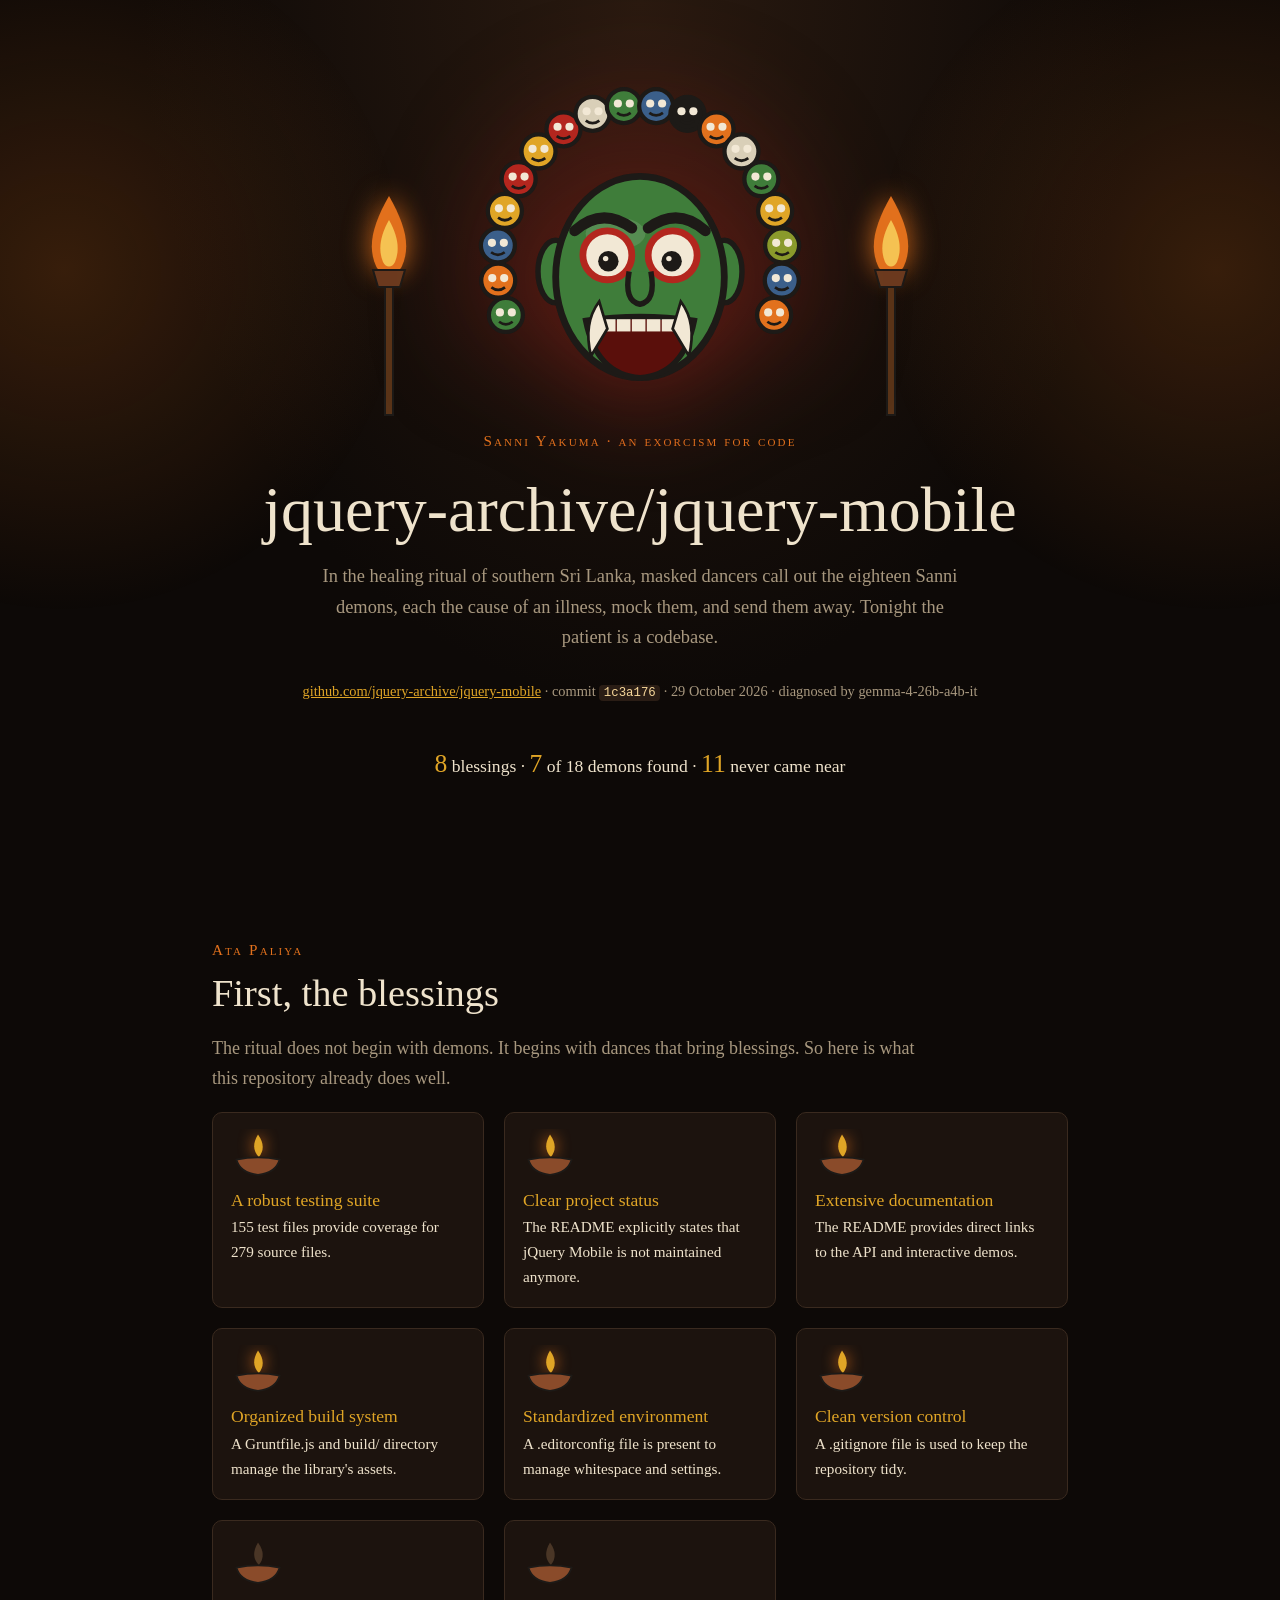
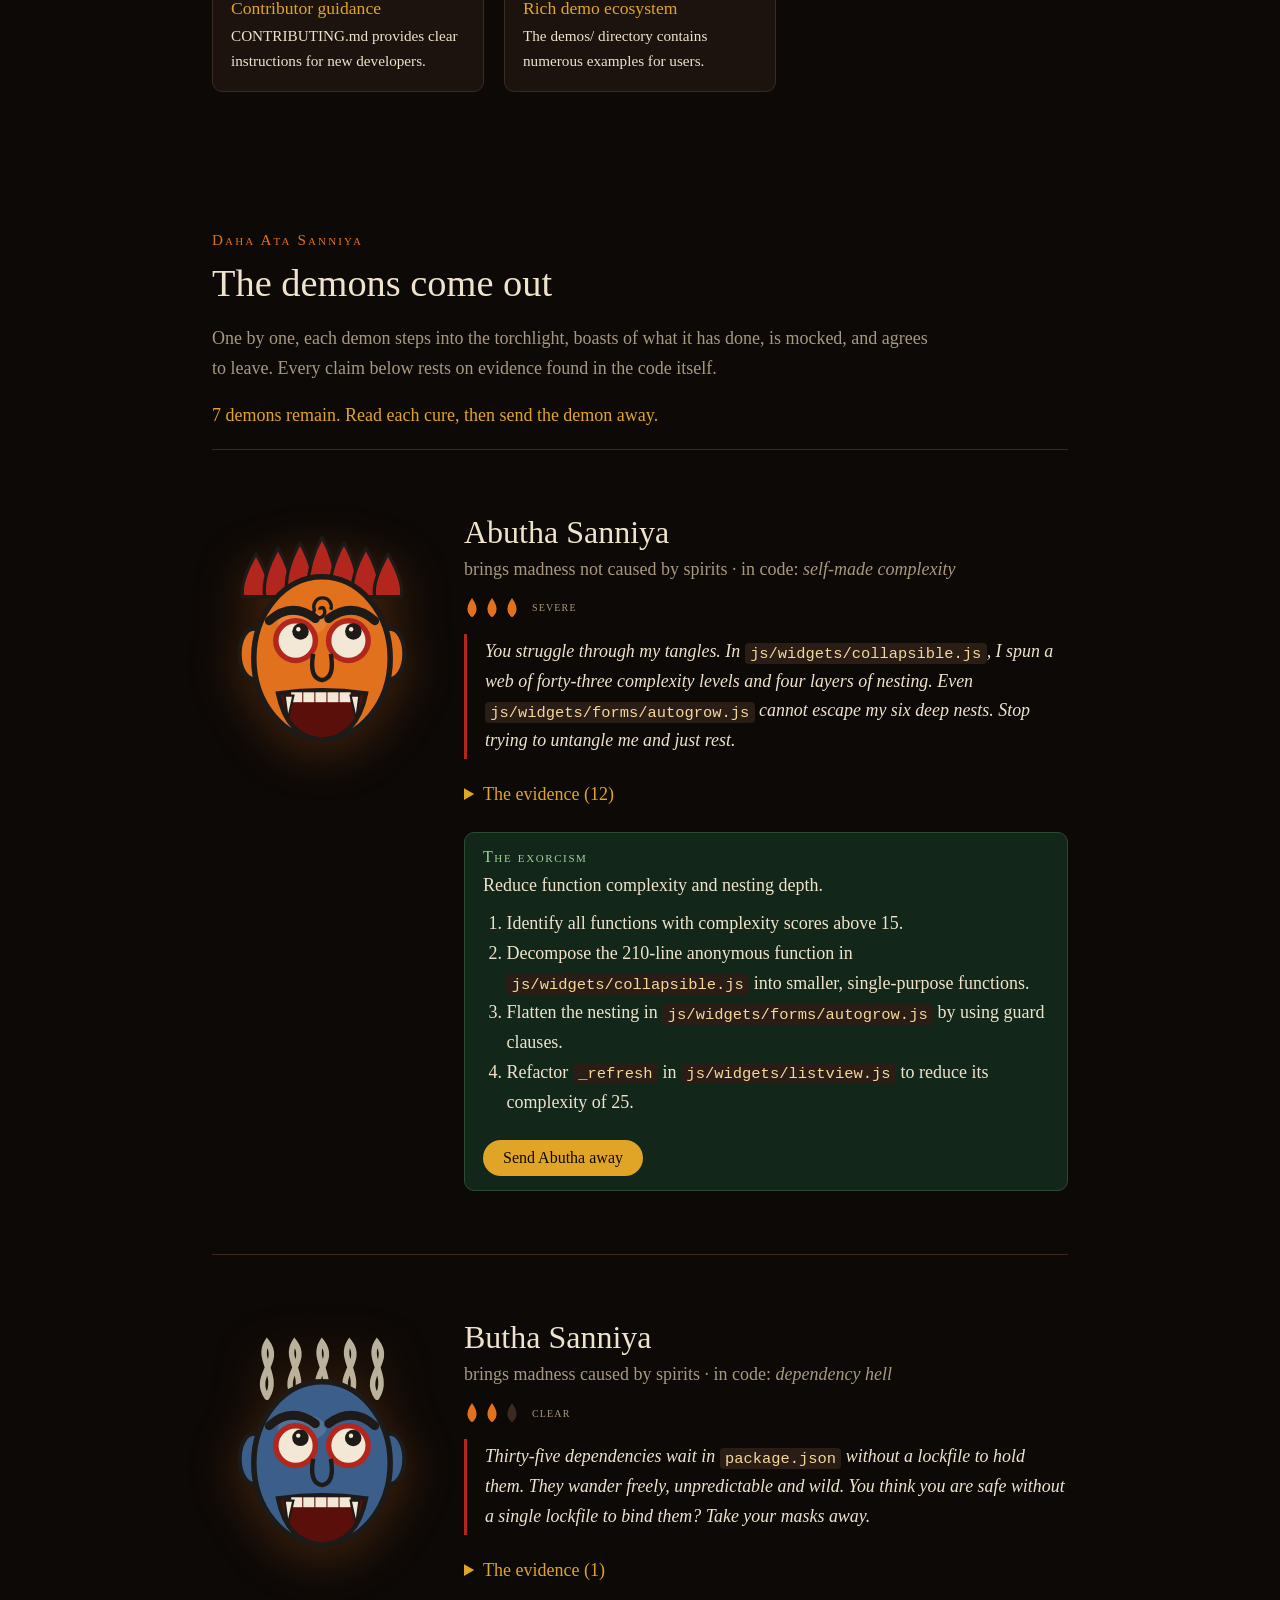
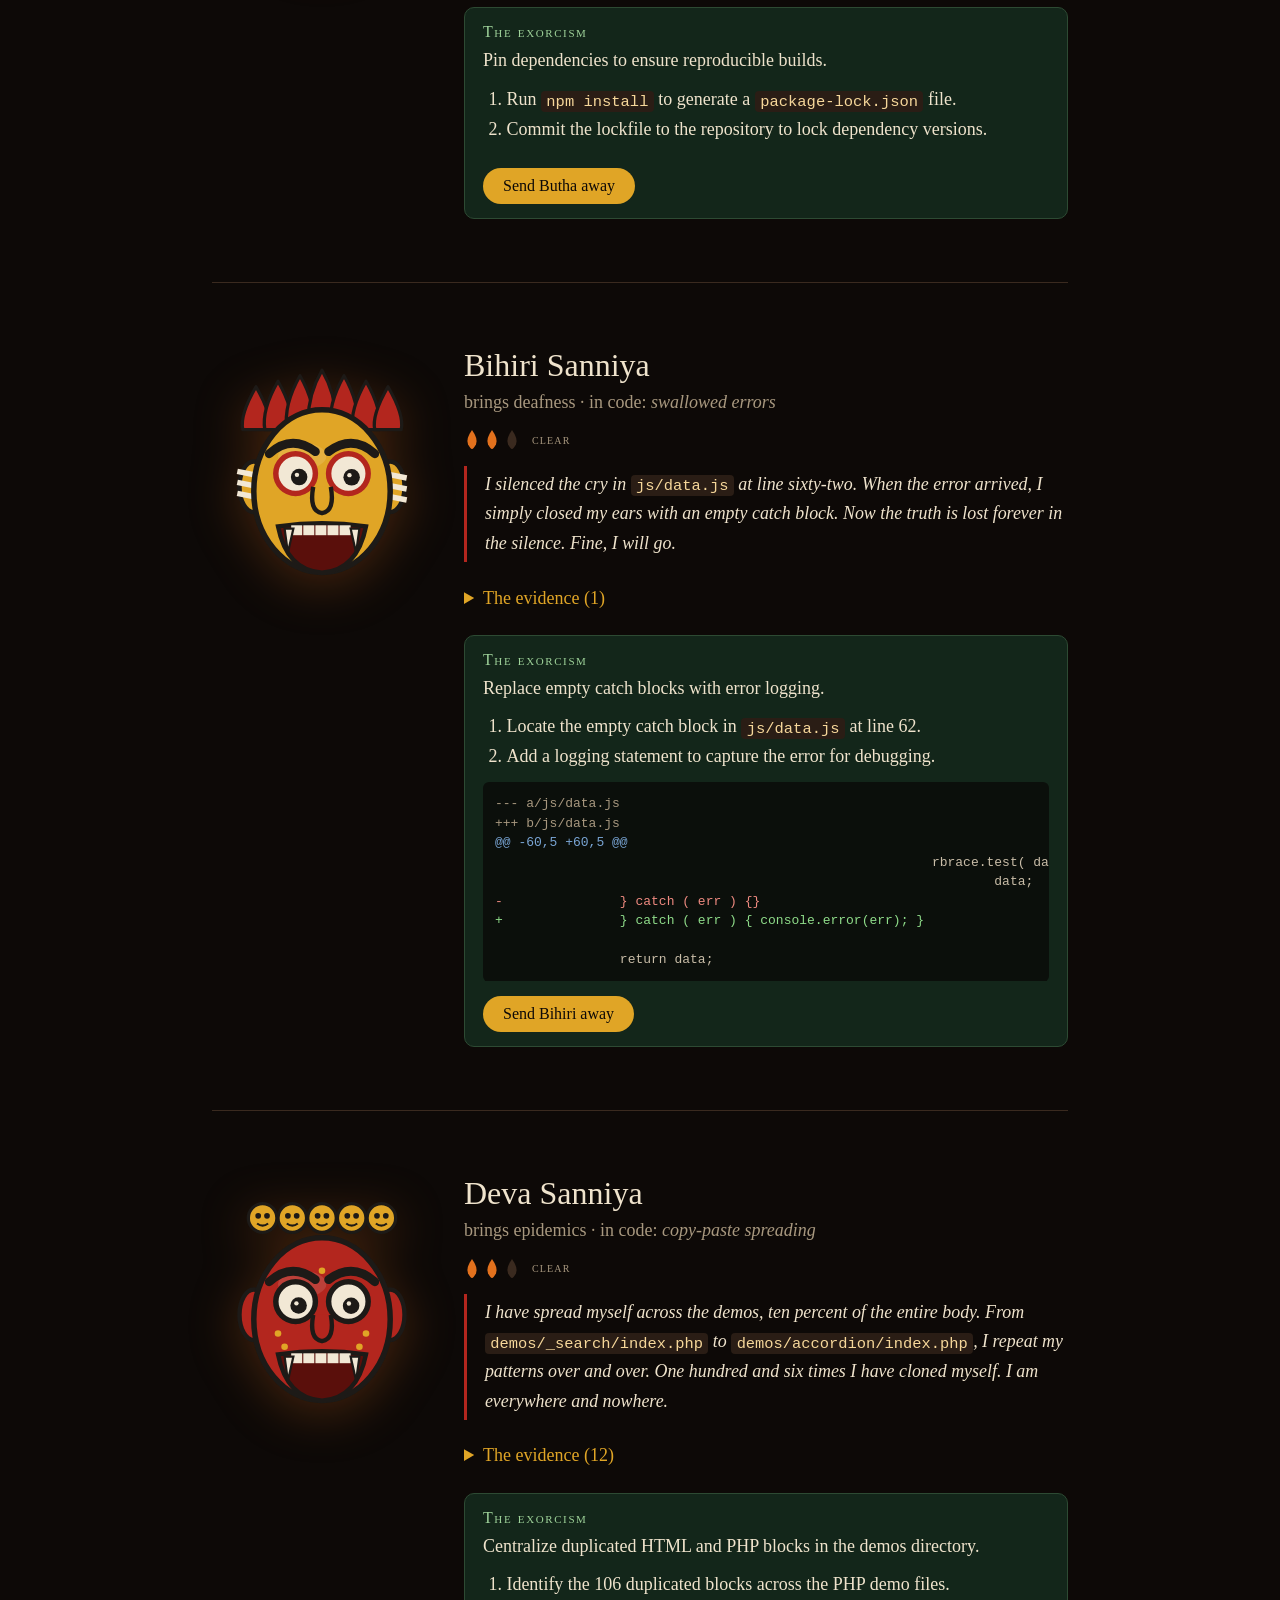
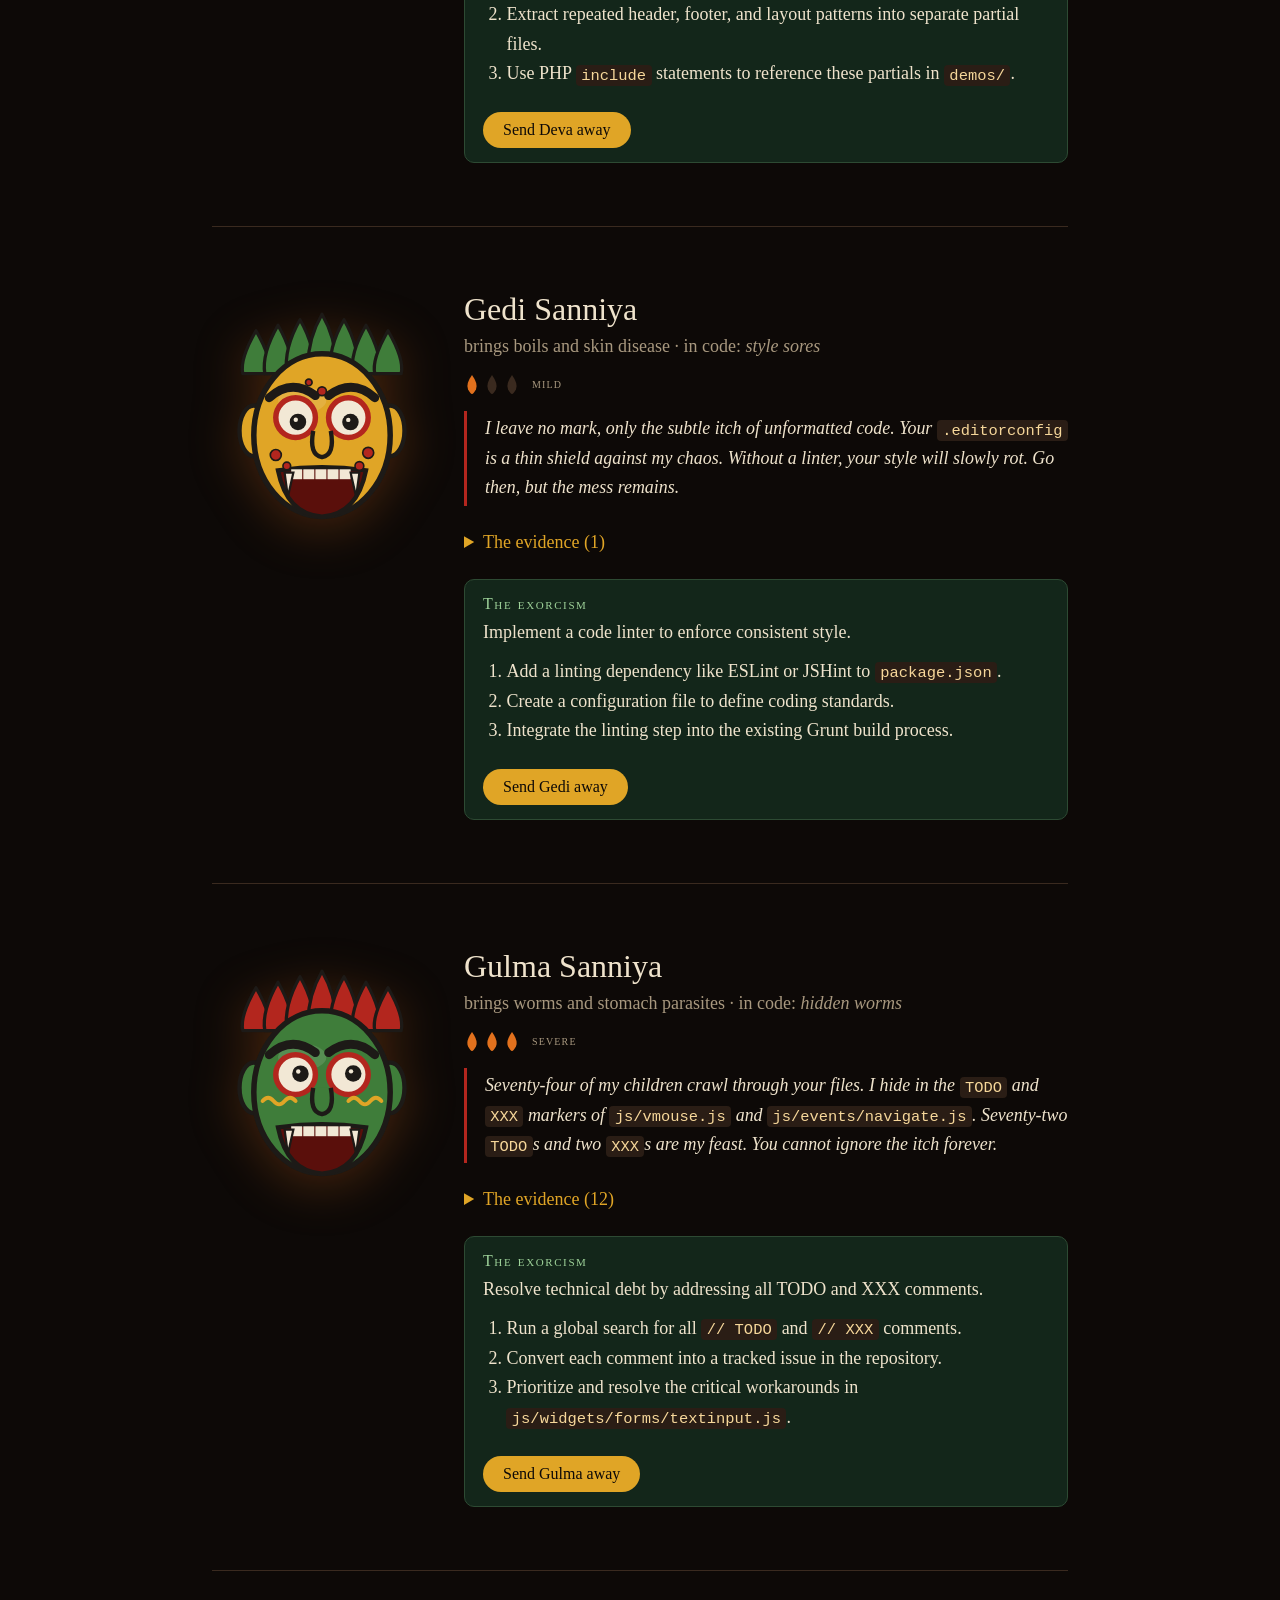
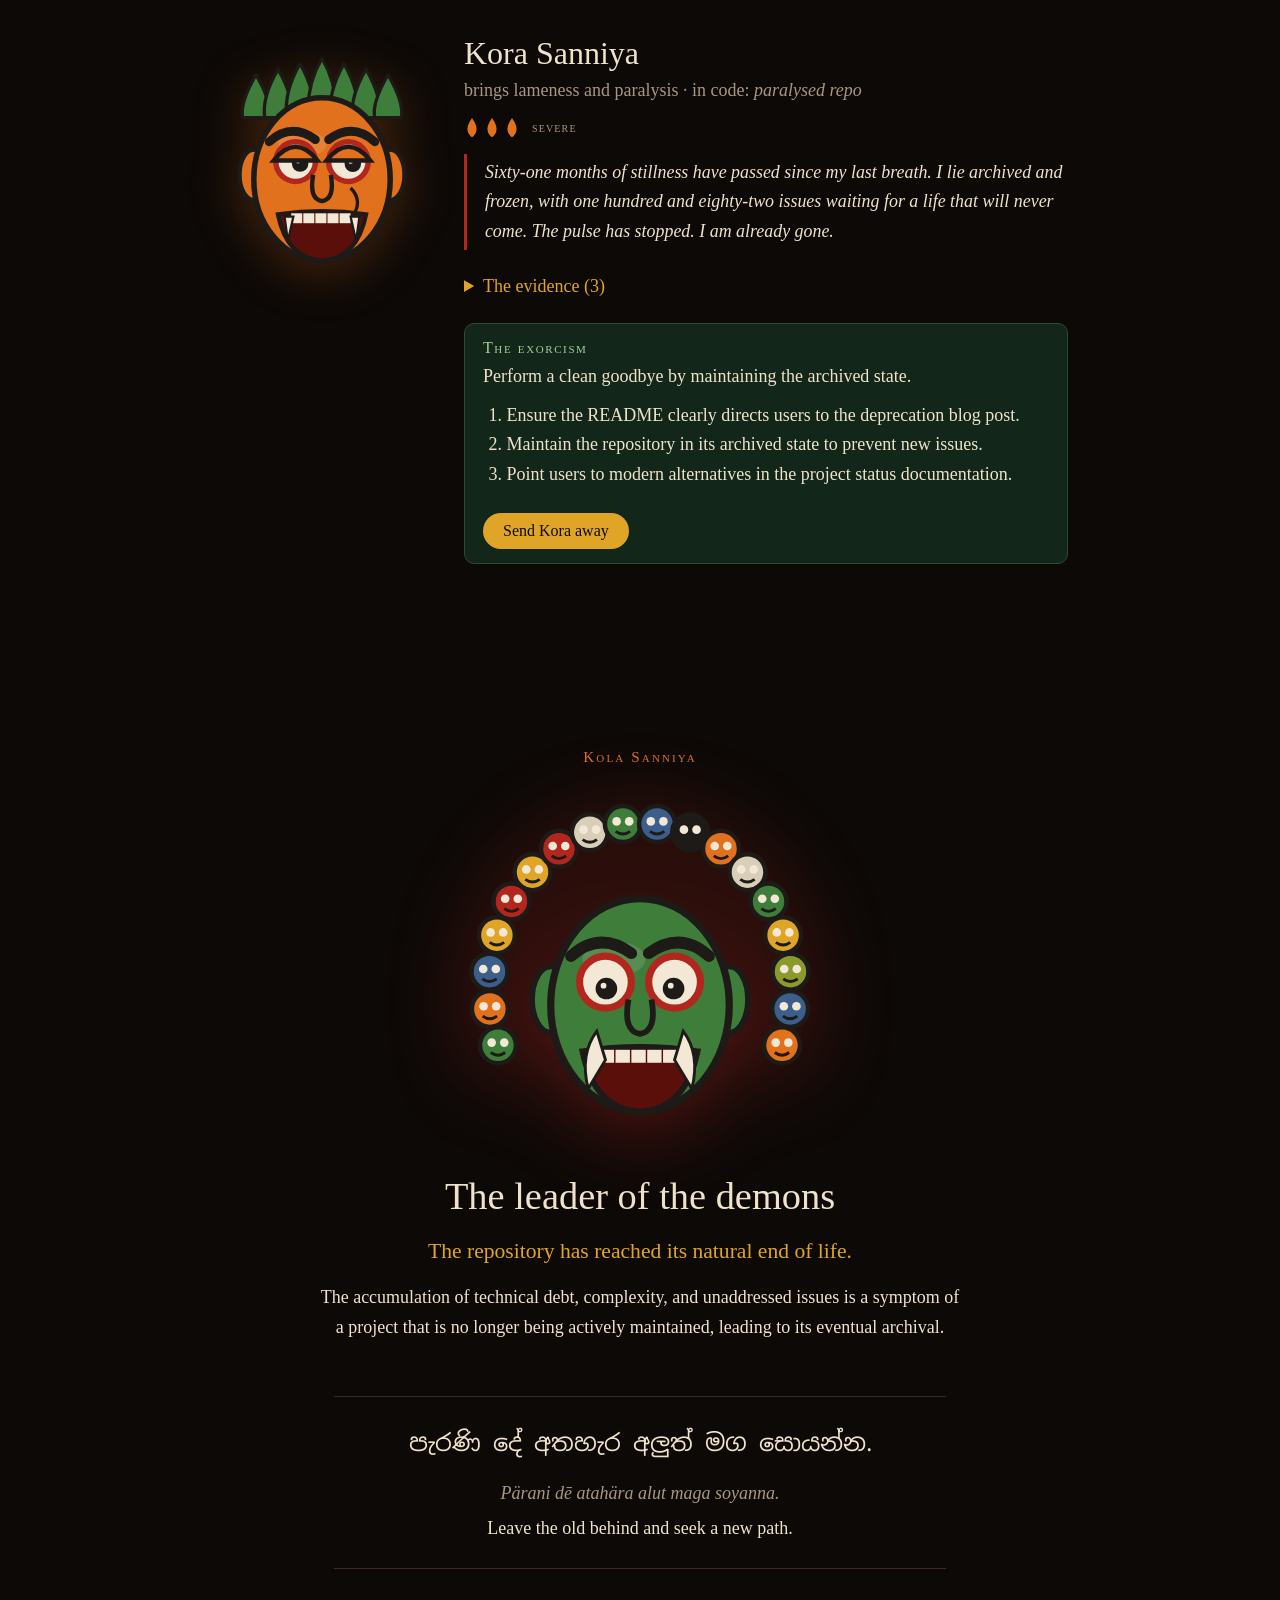
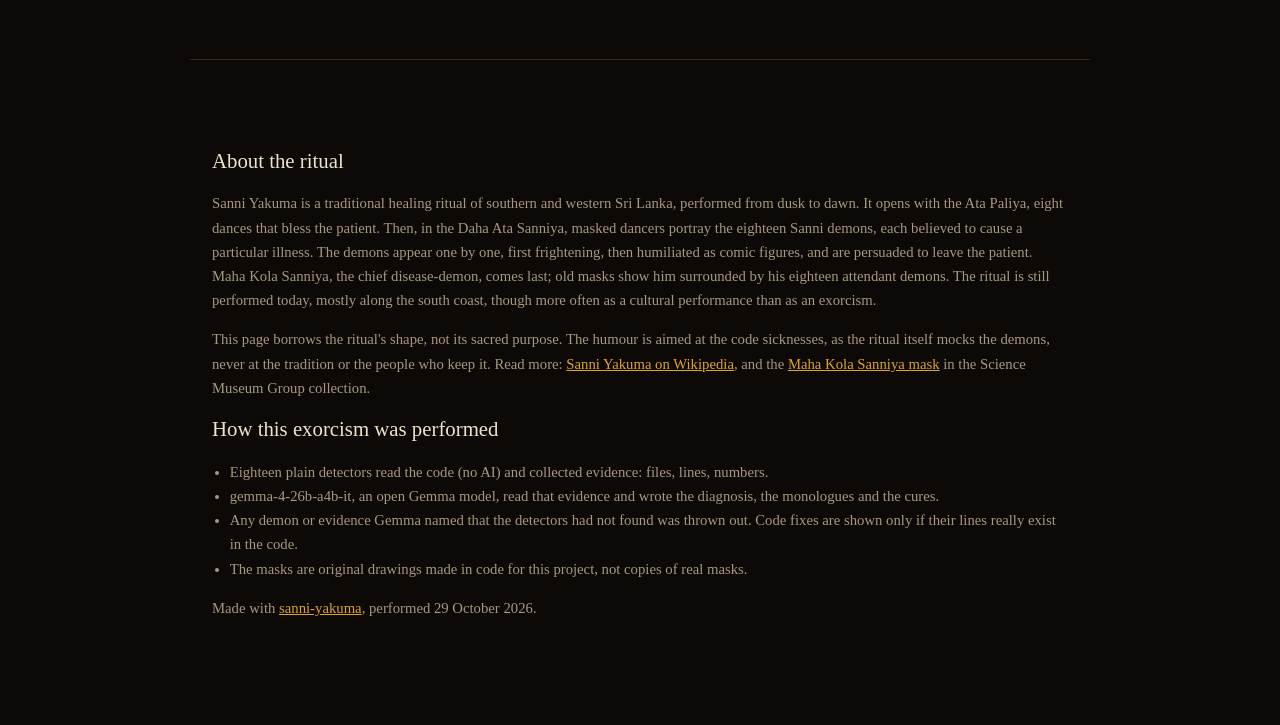
<file: docs/jquery-archive-jquery-mobile.html>
<!DOCTYPE html>
<html lang="en">
<head>
<meta charset="utf-8">
<meta name="viewport" content="width=device-width, initial-scale=1">
<title>Sanni Yakuma · jquery-archive/jquery-mobile</title>
<meta name="description" content="An exorcism for the code of jquery-archive/jquery-mobile, after the Sanni Yakuma healing ritual of southern Sri Lanka.">
<link rel="preconnect" href="https://fonts.googleapis.com">
<link rel="preconnect" href="https://fonts.gstatic.com" crossorigin>
<link href="https://fonts.googleapis.com/css2?family=Noto+Sans+Sinhala:wght@400;600&display=swap" rel="stylesheet">
<style>
/* Shared by the ritual page and the Hall of Masks. */
:root {
  --night: #0d0907; --wood: #1c130e; --ember: #e2711d; --gold: #e0a526; --red: #b3261e;
  --leaf: #3f7d3a; --cream: #efe3cc; --dim: #a8987f; --line: #3a2a1f;
  --serif: "Iowan Old Style", "Palatino Linotype", Palatino, Georgia, serif;
  --mono: ui-monospace, "SF Mono", Menlo, Consolas, monospace;
  --sinhala: "Noto Sans Sinhala", "Sinhala Sangam MN", "Iskoola Pota", sans-serif;
}
* { box-sizing: border-box; }
html { background: var(--night); }
body {
  margin: 0; color: var(--cream); font: 18px/1.65 var(--serif);
  background: radial-gradient(ellipse at 50% 0%, #2a1a10 0%, var(--night) 55%) fixed;
}
/* Torch light from both sides of the stage. */
body::before, body::after {
  content: ""; position: fixed; top: -10vh; width: 60vw; height: min(80vh, 800px); pointer-events: none; z-index: 0;
  background: radial-gradient(circle, rgba(226,113,29,.20) 0%, rgba(226,113,29,0) 65%);
  animation: flicker 3.7s infinite;
}
body::before { left: -25vw; }
body::after { right: -25vw; animation-duration: 4.3s; animation-delay: -1.2s; }
@keyframes flicker {
  0%, 100% { opacity: .85; } 12% { opacity: 1; } 20% { opacity: .7; } 34% { opacity: .95; }
  52% { opacity: .78; } 68% { opacity: 1; } 81% { opacity: .82; }
}
main, header, footer { position: relative; z-index: 1; max-width: 900px; margin: 0 auto; padding: 0 22px; }
a { color: var(--gold); }
code { font: .86em var(--mono); background: #2a1d15; padding: .1em .35em; border-radius: 4px; color: #f6d79a; }
h1, h2, h3, h4 { font-weight: normal; line-height: 1.2; }
.kicker { font-variant: small-caps; letter-spacing: .14em; color: var(--ember); font-size: .95rem; margin: 0; }

/* Living masks: crowns flicker, spiral eyes turn, masks sway like dancers. */
.crown { transform-box: fill-box; transform-origin: 50% 100%; animation: crown 2.6s ease-in-out infinite; }
@keyframes crown {
  0%, 100% { transform: scaleY(1); } 30% { transform: scaleY(1.06) skewX(-1.5deg); } 65% { transform: scaleY(.97) skewX(1deg); }
}
.spiral { transform-box: fill-box; transform-origin: center; animation: spin 7s linear infinite; }
@keyframes spin { to { transform: rotate(360deg); } }
.sway { transform-origin: 50% 85%; animation: sway 5.5s ease-in-out infinite; }
@keyframes sway { 0%, 100% { transform: rotate(-1.6deg); } 50% { transform: rotate(1.6deg) translateY(-3px); } }
.pupil { transition: transform .3s ease-out; }
@media (prefers-reduced-motion: reduce) {
  .crown, .spiral, .sway { animation: none; }
  .pupil { transition: none; }
}
/* Opening */
header.stage { text-align: center; padding-top: clamp(48px, 12vh, 140px); padding-bottom: clamp(24px, 6vh, 70px); }
header.stage h1 { font-size: clamp(2.2rem, 6vw, 4rem); margin: .3em 0 .2em; word-break: break-word; }
header.stage .lede { font-size: 1.15rem; color: var(--dim); max-width: 36em; margin: 0 auto 1.5em; }
.meta { font-size: .9rem; color: var(--dim); }
.meta span + span::before { content: " · "; }
.tally { margin-top: 2.2em; font-size: 1.1rem; }
.tally strong { color: var(--gold); font-weight: normal; font-size: 1.6rem; }

section { padding: clamp(40px, 9vh, 110px) 0 clamp(20px, 4vh, 50px); }
section > h2 { font-size: clamp(1.7rem, 4vw, 2.4rem); margin: .2em 0 .4em; }
section > .intro { color: var(--dim); max-width: 40em; }

/* Ata Paliya: blessings as oil lamps */
.lamps { list-style: none; padding: 0; display: grid; grid-template-columns: repeat(auto-fill, minmax(250px, 1fr)); gap: 20px; }
.lamp { background: var(--wood); border: 1px solid var(--line); border-radius: 10px; padding: 16px 18px 18px; }
.lamp svg { width: 54px; height: 54px; display: block; }
.lamp .flame { fill: #4a3626; transition: fill 1.2s, filter 1.2s; }
.lamp.lit .flame, .no-js .lamp .flame { fill: var(--gold); filter: drop-shadow(0 0 8px var(--ember)); }
.lamp h3 { font-size: 1.1rem; margin: .4em 0 .2em; color: var(--gold); }
.lamp p { margin: 0; font-size: .95rem; color: var(--cream); }

/* Daha Ata Sanniya: the demons */
.demon { display: grid; grid-template-columns: 220px minmax(0, 1fr); gap: 32px; padding: clamp(32px, 7vh, 90px) 0; border-top: 1px solid var(--line); }
.demon .body { min-width: 0; }
.demon .mask svg { width: 100%; height: auto; filter: drop-shadow(0 10px 24px rgba(226,113,29,.25)); }
.demon h3 { font-size: 2rem; margin: 0; }
.demon .illness { color: var(--dim); margin: .2em 0 .6em; }
.flames { display: flex; gap: 4px; align-items: center; margin-bottom: 1em; font-size: .9rem; color: var(--dim); }
.flames svg { width: 16px; height: 21px; fill: var(--ember); }
.flames svg.off { fill: #3a2a1f; }
.flames span { margin-left: 8px; font-variant: small-caps; letter-spacing: .08em; }
blockquote.monologue {
  margin: 0 0 1.2em; padding: .2em 0 .2em 1em; border-left: 3px solid var(--red);
  font-style: italic; font-size: 1.12rem;
}
details { margin: 0 0 1.2em; }
summary { cursor: pointer; color: var(--gold); }
.evidence { list-style: none; padding: 0; margin: .6em 0 0; font-size: .92rem; }
.evidence li { padding: 6px 0; border-bottom: 1px dashed var(--line); }
.evidence .eid { color: var(--dim); font: .8em var(--mono); margin-right: .5em; }
.evidence .note { color: var(--dim); }
.exorcism { background: #13261a; border: 1px solid #2d4a33; border-radius: 10px; padding: 14px 18px; }
.exorcism h4 { margin: 0 0 .3em; color: #9fd39a; font-variant: small-caps; letter-spacing: .1em; font-size: 1rem; }
.exorcism p { margin: 0 0 .5em; }
.exorcism ol { margin: 0 0 .5em; padding-left: 1.3em; }
pre.diff { margin: .8em 0 0; padding: 12px; overflow-x: auto; background: #0b0f0b; border-radius: 6px; font: 13px/1.5 var(--mono); }
pre.diff .add { color: #8fdc8a; } pre.diff .del { color: #ef8a80; }
pre.diff .hunk { color: #7aa6d6; } pre.diff .file { color: var(--dim); } pre.diff .ctx { color: #c9bda8; }
pre.diff span { display: block; white-space: pre; }
.none { color: var(--dim); font-style: italic; }

/* The spared */
.spared { display: grid; grid-template-columns: repeat(auto-fill, minmax(190px, 1fr)); gap: 16px; list-style: none; padding: 0; }
.spared li { display: flex; gap: 10px; align-items: center; font-size: .88rem; color: var(--dim); }
.spared svg { width: 56px; flex: none; opacity: .75; }
.spared strong { color: var(--cream); font-weight: normal; display: block; }

/* Kola Sanniya */
#kola { text-align: center; }
#kola .mask svg { width: min(360px, 80vw); height: auto; filter: drop-shadow(0 12px 40px rgba(179,38,30,.45)); }
#kola .root { font-size: 1.35rem; max-width: 30em; margin: .6em auto; color: var(--gold); }
#kola .explanation { max-width: 36em; margin: 0 auto; color: var(--cream); }
.verse { margin: 3em auto 0; max-width: 34em; padding: 24px; border-top: 1px solid var(--line); border-bottom: 1px solid var(--line); }
.verse .si { font: 1.5rem/1.8 var(--sinhala); margin: 0; white-space: pre-line; }
.verse .tr { color: var(--dim); font-style: italic; margin: .8em 0 .3em; white-space: pre-line; }
.verse .en { margin: 0; white-space: pre-line; }

footer { padding: clamp(40px, 8vh, 100px) 22px clamp(50px, 10vh, 120px); color: var(--dim); font-size: .92rem; border-top: 1px solid var(--line); margin-top: 6vh; }
footer h2 { color: var(--cream); font-size: 1.3rem; }
footer ul { padding-left: 1.2em; }

/* The opening stage: Kola Sanniya presides between two torches, embers rising. */
header.stage { padding-top: clamp(24px, 6vh, 70px); }
.stage-set { position: relative; display: flex; align-items: flex-end; justify-content: center; gap: clamp(8px, 4vw, 56px); margin: 0 auto 8px; }
.stage-set .hero-mask svg { width: min(340px, 58vw); height: auto; display: block; filter: drop-shadow(0 18px 50px rgba(179,38,30,.5)); }
.torch { width: clamp(34px, 6vw, 60px); height: auto; overflow: visible; }
.torch .flame-outer, .torch .flame-inner { transform-box: fill-box; transform-origin: 50% 100%; }
.torch .flame-outer { animation: flame 1.3s ease-in-out infinite alternate; filter: drop-shadow(0 0 14px rgba(226,113,29,.9)); }
.torch .flame-inner { animation: flame .8s ease-in-out infinite alternate-reverse; }
@keyframes flame {
  0% { transform: scale(1, 1) skewX(0); } 50% { transform: scale(.93, 1.09) skewX(-3deg); } 100% { transform: scale(1.05, .94) skewX(2deg); }
}
.embers { position: absolute; inset: 0; pointer-events: none; overflow: hidden; }
.ember { position: absolute; bottom: 10%; width: 3px; height: 3px; border-radius: 50%; background: #f6c453;
  box-shadow: 0 0 6px 2px rgba(226,113,29,.8); opacity: 0; animation: rise linear infinite; }
@keyframes rise {
  0% { transform: translate(0, 0); opacity: 0; } 10% { opacity: 1; }
  100% { transform: translate(var(--drift), -60vh); opacity: 0; }
}

/* Sending a demon away: the mask turns to smoke and leaves the stage. */
.banish { margin-top: 14px; font: 1rem var(--serif); color: var(--night); background: var(--gold); border: 0; border-radius: 999px;
  padding: 9px 20px; cursor: pointer; box-shadow: 0 0 0 0 rgba(224,165,38,.6); animation: call 2.4s infinite; }
.banish:hover { background: #f6c453; }
.banish:focus-visible { outline: 2px solid var(--cream); outline-offset: 3px; }
.banish[disabled] { background: #2d4a33; color: #9fd39a; cursor: default; animation: none; }
@keyframes call { 0% { box-shadow: 0 0 0 0 rgba(224,165,38,.5); } 70%, 100% { box-shadow: 0 0 0 14px rgba(224,165,38,0); } }
.no-js .banish, .no-js .remaining { display: none; }
.demon .mask { position: relative; }
.demon.banished .mask svg { animation: depart 1.8s ease-in forwards; }
@keyframes depart {
  0% { transform: none; filter: none; opacity: 1; }
  25% { transform: translateY(-8px) rotate(-5deg); }
  100% { transform: translate(40px, -110px) rotate(14deg) scale(.55); filter: blur(7px) grayscale(1); opacity: 0; }
}
.puff { position: absolute; left: 50%; top: 45%; width: 70px; height: 70px; border-radius: 50%; pointer-events: none;
  background: radial-gradient(circle, rgba(225,214,195,.6), rgba(225,214,195,0) 70%); animation: puff 1.9s ease-out forwards; }
@keyframes puff {
  from { transform: translate(-50%, -50%) scale(.3); opacity: .95; }
  to { transform: translate(calc(-50% + var(--dx)), calc(-50% + var(--dy))) scale(2.6); opacity: 0; }
}
.demon.banished .mask::after { content: attr(data-gone); position: absolute; left: 0; right: 0; top: 40%; text-align: center;
  color: var(--dim); font-style: italic; opacity: 0; animation: appear 1s 1.5s forwards; }
@keyframes appear { to { opacity: 1; } }
.demon.banished .exorcism { border-color: #4f8a5a; box-shadow: 0 0 34px rgba(159,211,154,.22); transition: box-shadow 1s, border-color 1s; }
.remaining { color: var(--gold); margin-top: 1em; }
.all-gone #kola .mask svg { filter: drop-shadow(0 12px 60px rgba(224,165,38,.6)); transition: filter 2s; }

/* Long code and paths must wrap, never widen the page on a phone. */
.evidence li, .lamp p, .exorcism li, .exorcism p { overflow-wrap: anywhere; }

/* Demons walk on as you scroll (only when JS runs). */
.js .reveal { opacity: 0; transform: translateY(40px); transition: opacity 1s ease, transform 1s ease; }
.js .reveal.seen { opacity: 1; transform: none; }

@media (max-width: 680px) {
  .demon { grid-template-columns: minmax(0, 1fr); gap: 12px; }
  .demon .mask svg { width: 170px; }
}
@media (prefers-reduced-motion: reduce) {
  body::before, body::after { animation: none; }
  .js .reveal { opacity: 1; transform: none; transition: none; }
  .lamp .flame { transition: none; }
  .torch .flame-outer, .torch .flame-inner, .ember, .banish { animation: none; }
  .ember { display: none; }
  .demon.banished .mask svg { animation: none; opacity: .15; }
  .puff { display: none; }
}
</style>
</head>
<body class="no-js">
<script>document.body.classList.remove("no-js"); document.documentElement.classList.add("js");</script>

<header class="stage">
  <div class="stage-set">
    <div class="embers" aria-hidden="true">
<span class="ember" style="left: 8%; --drift: -30px; animation-duration: 5s; animation-delay: -0.0s"></span><span class="ember" style="left: 45%; --drift: -7px; animation-duration: 6s; animation-delay: -0.9s"></span><span class="ember" style="left: 82%; --drift: 16px; animation-duration: 7s; animation-delay: -1.8s"></span><span class="ember" style="left: 35%; --drift: -21px; animation-duration: 8s; animation-delay: -2.7s"></span><span class="ember" style="left: 72%; --drift: 2px; animation-duration: 9s; animation-delay: -3.6s"></span><span class="ember" style="left: 25%; --drift: 25px; animation-duration: 5s; animation-delay: -4.5s"></span><span class="ember" style="left: 62%; --drift: -12px; animation-duration: 6s; animation-delay: -5.4s"></span><span class="ember" style="left: 15%; --drift: 11px; animation-duration: 7s; animation-delay: -6.3s"></span><span class="ember" style="left: 52%; --drift: -26px; animation-duration: 8s; animation-delay: -0.20000000000000018s"></span><span class="ember" style="left: 89%; --drift: -3px; animation-duration: 9s; animation-delay: -1.0999999999999996s"></span><span class="ember" style="left: 42%; --drift: 20px; animation-duration: 5s; animation-delay: -2.0s"></span><span class="ember" style="left: 79%; --drift: -17px; animation-duration: 6s; animation-delay: -2.9000000000000004s"></span><span class="ember" style="left: 32%; --drift: 6px; animation-duration: 7s; animation-delay: -3.8000000000000007s"></span><span class="ember" style="left: 69%; --drift: 29px; animation-duration: 8s; animation-delay: -4.700000000000001s"></span><span class="ember" style="left: 22%; --drift: -8px; animation-duration: 9s; animation-delay: -5.6s"></span><span class="ember" style="left: 59%; --drift: 15px; animation-duration: 5s; animation-delay: -6.5s"></span>    </div>
    <svg class="torch" viewBox="0 0 60 230" aria-hidden="true">
        <g class="flame-outer"><path d="M30,6 C46,34 52,56 43,76 C38,87 22,87 17,76 C8,56 14,34 30,6 Z" fill="#e2711d"/></g>
        <g class="flame-inner"><path d="M30,30 C39,46 41,60 36,72 C33,78 27,78 24,72 C19,60 21,46 30,30 Z" fill="#f6c453"/></g>
        <path d="M14,80 L46,80 L41,97 L19,97 Z" fill="#6b3a1f" stroke="#1d1a17" stroke-width="2"/>
        <rect x="26" y="97" width="8" height="128" fill="#5a3418" stroke="#1d1a17" stroke-width="2"/>
      </svg>
    <div class="hero-mask sway"><svg xmlns="http://www.w3.org/2000/svg" viewBox="0 0 200 215" role="img" aria-label="Kola Sanniya mask"><title>Kola Sanniya mask</title><g class="ring"><g><circle cx="21.1" cy="153.5" r="10" fill="#3f7d3a" stroke="#1d1a17" stroke-width="2.5"/><circle cx="17.6" cy="152.0" r="2.4" fill="#f2e8d5"/><circle cx="24.6" cy="152.0" r="2.4" fill="#f2e8d5"/><path d="M17.1,157.5 Q21.1,160.5 25.1,157.5" stroke="#1d1a17" stroke-width="1.6" fill="none"/></g><g><circle cx="16.6" cy="133.3" r="10" fill="#e2711d" stroke="#1d1a17" stroke-width="2.5"/><circle cx="13.1" cy="131.8" r="2.4" fill="#f2e8d5"/><circle cx="20.1" cy="131.8" r="2.4" fill="#f2e8d5"/><path d="M12.6,137.3 Q16.6,140.3 20.6,137.3" stroke="#1d1a17" stroke-width="1.6" fill="none"/></g><g><circle cx="16.4" cy="112.6" r="10" fill="#3b5f8a" stroke="#1d1a17" stroke-width="2.5"/><circle cx="12.9" cy="111.1" r="2.4" fill="#f2e8d5"/><circle cx="19.9" cy="111.1" r="2.4" fill="#f2e8d5"/><path d="M12.4,116.6 Q16.4,119.6 20.4,116.6" stroke="#1d1a17" stroke-width="1.6" fill="none"/></g><g><circle cx="20.5" cy="92.3" r="10" fill="#e0a526" stroke="#1d1a17" stroke-width="2.5"/><circle cx="17.0" cy="90.8" r="2.4" fill="#f2e8d5"/><circle cx="24.0" cy="90.8" r="2.4" fill="#f2e8d5"/><path d="M16.5,96.3 Q20.5,99.3 24.5,96.3" stroke="#1d1a17" stroke-width="1.6" fill="none"/></g><g><circle cx="28.6" cy="73.6" r="10" fill="#b3261e" stroke="#1d1a17" stroke-width="2.5"/><circle cx="25.1" cy="72.1" r="2.4" fill="#f2e8d5"/><circle cx="32.1" cy="72.1" r="2.4" fill="#f2e8d5"/><path d="M24.6,77.6 Q28.6,80.6 32.6,77.6" stroke="#1d1a17" stroke-width="1.6" fill="none"/></g><g><circle cx="40.3" cy="57.3" r="10" fill="#e0a526" stroke="#1d1a17" stroke-width="2.5"/><circle cx="36.8" cy="55.8" r="2.4" fill="#f2e8d5"/><circle cx="43.8" cy="55.8" r="2.4" fill="#f2e8d5"/><path d="M36.3,61.3 Q40.3,64.3 44.3,61.3" stroke="#1d1a17" stroke-width="1.6" fill="none"/></g><g><circle cx="55.0" cy="44.3" r="10" fill="#b3261e" stroke="#1d1a17" stroke-width="2.5"/><circle cx="51.5" cy="42.8" r="2.4" fill="#f2e8d5"/><circle cx="58.5" cy="42.8" r="2.4" fill="#f2e8d5"/><path d="M51.0,48.3 Q55.0,51.3 59.0,48.3" stroke="#1d1a17" stroke-width="1.6" fill="none"/></g><g><circle cx="72.1" cy="35.2" r="10" fill="#d9cfb8" stroke="#1d1a17" stroke-width="2.5"/><circle cx="68.6" cy="33.7" r="2.4" fill="#f2e8d5"/><circle cx="75.6" cy="33.7" r="2.4" fill="#f2e8d5"/><path d="M68.1,39.2 Q72.1,42.2 76.1,39.2" stroke="#1d1a17" stroke-width="1.6" fill="none"/></g><g><circle cx="90.5" cy="30.6" r="10" fill="#3f7d3a" stroke="#1d1a17" stroke-width="2.5"/><circle cx="87.0" cy="29.1" r="2.4" fill="#f2e8d5"/><circle cx="94.0" cy="29.1" r="2.4" fill="#f2e8d5"/><path d="M86.5,34.6 Q90.5,37.6 94.5,34.6" stroke="#1d1a17" stroke-width="1.6" fill="none"/></g><g><circle cx="109.5" cy="30.6" r="10" fill="#3b5f8a" stroke="#1d1a17" stroke-width="2.5"/><circle cx="106.0" cy="29.1" r="2.4" fill="#f2e8d5"/><circle cx="113.0" cy="29.1" r="2.4" fill="#f2e8d5"/><path d="M105.5,34.6 Q109.5,37.6 113.5,34.6" stroke="#1d1a17" stroke-width="1.6" fill="none"/></g><g><circle cx="127.9" cy="35.2" r="10" fill="#1d1a17" stroke="#1d1a17" stroke-width="2.5"/><circle cx="124.4" cy="33.7" r="2.4" fill="#f2e8d5"/><circle cx="131.4" cy="33.7" r="2.4" fill="#f2e8d5"/><path d="M123.9,39.2 Q127.9,42.2 131.9,39.2" stroke="#1d1a17" stroke-width="1.6" fill="none"/></g><g><circle cx="145.0" cy="44.3" r="10" fill="#e2711d" stroke="#1d1a17" stroke-width="2.5"/><circle cx="141.5" cy="42.8" r="2.4" fill="#f2e8d5"/><circle cx="148.5" cy="42.8" r="2.4" fill="#f2e8d5"/><path d="M141.0,48.3 Q145.0,51.3 149.0,48.3" stroke="#1d1a17" stroke-width="1.6" fill="none"/></g><g><circle cx="159.7" cy="57.3" r="10" fill="#d9cfb8" stroke="#1d1a17" stroke-width="2.5"/><circle cx="156.2" cy="55.8" r="2.4" fill="#f2e8d5"/><circle cx="163.2" cy="55.8" r="2.4" fill="#f2e8d5"/><path d="M155.7,61.3 Q159.7,64.3 163.7,61.3" stroke="#1d1a17" stroke-width="1.6" fill="none"/></g><g><circle cx="171.4" cy="73.6" r="10" fill="#3f7d3a" stroke="#1d1a17" stroke-width="2.5"/><circle cx="167.9" cy="72.1" r="2.4" fill="#f2e8d5"/><circle cx="174.9" cy="72.1" r="2.4" fill="#f2e8d5"/><path d="M167.4,77.6 Q171.4,80.6 175.4,77.6" stroke="#1d1a17" stroke-width="1.6" fill="none"/></g><g><circle cx="179.5" cy="92.3" r="10" fill="#e0a526" stroke="#1d1a17" stroke-width="2.5"/><circle cx="176.0" cy="90.8" r="2.4" fill="#f2e8d5"/><circle cx="183.0" cy="90.8" r="2.4" fill="#f2e8d5"/><path d="M175.5,96.3 Q179.5,99.3 183.5,96.3" stroke="#1d1a17" stroke-width="1.6" fill="none"/></g><g><circle cx="183.6" cy="112.6" r="10" fill="#8a9a2b" stroke="#1d1a17" stroke-width="2.5"/><circle cx="180.1" cy="111.1" r="2.4" fill="#f2e8d5"/><circle cx="187.1" cy="111.1" r="2.4" fill="#f2e8d5"/><path d="M179.6,116.6 Q183.6,119.6 187.6,116.6" stroke="#1d1a17" stroke-width="1.6" fill="none"/></g><g><circle cx="183.4" cy="133.3" r="10" fill="#3b5f8a" stroke="#1d1a17" stroke-width="2.5"/><circle cx="179.9" cy="131.8" r="2.4" fill="#f2e8d5"/><circle cx="186.9" cy="131.8" r="2.4" fill="#f2e8d5"/><path d="M179.4,137.3 Q183.4,140.3 187.4,137.3" stroke="#1d1a17" stroke-width="1.6" fill="none"/></g><g><circle cx="178.9" cy="153.5" r="10" fill="#e2711d" stroke="#1d1a17" stroke-width="2.5"/><circle cx="175.4" cy="152.0" r="2.4" fill="#f2e8d5"/><circle cx="182.4" cy="152.0" r="2.4" fill="#f2e8d5"/><path d="M174.9,157.5 Q178.9,160.5 182.9,157.5" stroke="#1d1a17" stroke-width="1.6" fill="none"/></g></g><g transform="translate(100 128) scale(0.8) translate(-100 -128)"><ellipse cx="38" cy="128" rx="13" ry="23" fill="#3f7d3a" stroke="#1d1a17" stroke-width="4"/><ellipse cx="162" cy="128" rx="13" ry="23" fill="#3f7d3a" stroke="#1d1a17" stroke-width="4"/><ellipse cx="100" cy="132" rx="62" ry="74" fill="#3f7d3a" stroke="#1d1a17" stroke-width="5"/><ellipse cx="82" cy="100" rx="22" ry="12" fill="#ffffff" opacity="0.12"/><path d="M52,98 Q72,80 94,96" stroke="#1d1a17" stroke-width="8" fill="none" stroke-linecap="round"/><path d="M106,96 Q128,80 148,98" stroke="#1d1a17" stroke-width="8" fill="none" stroke-linecap="round"/><circle cx="76" cy="116" r="18" fill="#f2e8d5" stroke="#b3261e" stroke-width="5"/><g class="pupil" data-cx="76" data-cy="116"><circle cx="76" cy="116" r="7.5" fill="#1d1a17"/><circle cx="74" cy="114" r="2" fill="#f2e8d5"/></g><circle cx="124" cy="116" r="18" fill="#f2e8d5" stroke="#b3261e" stroke-width="5"/><g class="pupil" data-cx="124" data-cy="116"><circle cx="124" cy="116" r="7.5" fill="#1d1a17"/><circle cx="122" cy="114" r="2" fill="#f2e8d5"/></g><path d="M92,128 Q88,150 100,152 Q112,150 108,128" fill="#3f7d3a" stroke="#1d1a17" stroke-width="4"/><path d="M60,164 Q100,158 140,164 Q132,204 100,206 Q68,204 60,164 Z" fill="#5a0f0b" stroke="#1d1a17" stroke-width="4"/><rect x="72" y="163" width="10" height="9" fill="#f2e8d5"/><rect x="83" y="163" width="10" height="9" fill="#f2e8d5"/><rect x="94" y="163" width="10" height="9" fill="#f2e8d5"/><rect x="105" y="163" width="10" height="9" fill="#f2e8d5"/><rect x="116" y="163" width="10" height="9" fill="#f2e8d5"/><path d="M64,190 Q58,166 70,150 L76,170 Z" fill="#f2e8d5" stroke="#1d1a17" stroke-width="2"/><path d="M136,190 Q142,166 130,150 L124,170 Z" fill="#f2e8d5" stroke="#1d1a17" stroke-width="2"/></g></svg></div>
    <svg class="torch" viewBox="0 0 60 230" aria-hidden="true">
        <g class="flame-outer"><path d="M30,6 C46,34 52,56 43,76 C38,87 22,87 17,76 C8,56 14,34 30,6 Z" fill="#e2711d"/></g>
        <g class="flame-inner"><path d="M30,30 C39,46 41,60 36,72 C33,78 27,78 24,72 C19,60 21,46 30,30 Z" fill="#f6c453"/></g>
        <path d="M14,80 L46,80 L41,97 L19,97 Z" fill="#6b3a1f" stroke="#1d1a17" stroke-width="2"/>
        <rect x="26" y="97" width="8" height="128" fill="#5a3418" stroke="#1d1a17" stroke-width="2"/>
      </svg>
  </div>
  <p class="kicker">Sanni Yakuma · an exorcism for code</p>
  <h1>jquery-archive/jquery-mobile</h1>
  <p class="lede">
    In the healing ritual of southern Sri Lanka, masked dancers call out the eighteen Sanni demons,
    each the cause of an illness, mock them, and send them away. Tonight the patient is a codebase.
  </p>
  <p class="meta">
<span><a href="https://github.com/jquery-archive/jquery-mobile">github.com/jquery-archive/jquery-mobile</a></span><span>commit <code>1c3a176</code></span>    <span>29 October 2026</span>
    <span>diagnosed by gemma-4-26b-a4b-it</span>
  </p>
  <p class="tally">
    <strong>8</strong> blessings ·
    <strong>7</strong> of 18 demons found ·
    <strong>11</strong> never came near
  </p>
</header>

<main>
  <section id="ata-paliya">
    <p class="kicker">Ata Paliya</p>
    <h2>First, the blessings</h2>
    <p class="intro">
      The ritual does not begin with demons. It begins with dances that bring blessings.
      So here is what this repository already does well.
    </p>
    <ul class="lamps">
      <li class="lamp reveal">
        <svg viewBox="0 0 60 60" aria-hidden="true">
          <path class="flame" d="M30,6 Q40,20 31,31 Q21,21 30,6 Z"/>
          <path d="M6,34 Q30,29 54,34 Q50,49 30,51 Q10,49 6,34 Z" fill="#8a4b2a" stroke="#1d1a17" stroke-width="2"/>
        </svg>
        <h3>A robust testing suite</h3>
        <p>155 test files provide coverage for 279 source files.</p>
      </li>
      <li class="lamp reveal">
        <svg viewBox="0 0 60 60" aria-hidden="true">
          <path class="flame" d="M30,6 Q40,20 31,31 Q21,21 30,6 Z"/>
          <path d="M6,34 Q30,29 54,34 Q50,49 30,51 Q10,49 6,34 Z" fill="#8a4b2a" stroke="#1d1a17" stroke-width="2"/>
        </svg>
        <h3>Clear project status</h3>
        <p>The README explicitly states that jQuery Mobile is not maintained anymore.</p>
      </li>
      <li class="lamp reveal">
        <svg viewBox="0 0 60 60" aria-hidden="true">
          <path class="flame" d="M30,6 Q40,20 31,31 Q21,21 30,6 Z"/>
          <path d="M6,34 Q30,29 54,34 Q50,49 30,51 Q10,49 6,34 Z" fill="#8a4b2a" stroke="#1d1a17" stroke-width="2"/>
        </svg>
        <h3>Extensive documentation</h3>
        <p>The README provides direct links to the API and interactive demos.</p>
      </li>
      <li class="lamp reveal">
        <svg viewBox="0 0 60 60" aria-hidden="true">
          <path class="flame" d="M30,6 Q40,20 31,31 Q21,21 30,6 Z"/>
          <path d="M6,34 Q30,29 54,34 Q50,49 30,51 Q10,49 6,34 Z" fill="#8a4b2a" stroke="#1d1a17" stroke-width="2"/>
        </svg>
        <h3>Organized build system</h3>
        <p>A Gruntfile.js and build/ directory manage the library&#39;s assets.</p>
      </li>
      <li class="lamp reveal">
        <svg viewBox="0 0 60 60" aria-hidden="true">
          <path class="flame" d="M30,6 Q40,20 31,31 Q21,21 30,6 Z"/>
          <path d="M6,34 Q30,29 54,34 Q50,49 30,51 Q10,49 6,34 Z" fill="#8a4b2a" stroke="#1d1a17" stroke-width="2"/>
        </svg>
        <h3>Standardized environment</h3>
        <p>A .editorconfig file is present to manage whitespace and settings.</p>
      </li>
      <li class="lamp reveal">
        <svg viewBox="0 0 60 60" aria-hidden="true">
          <path class="flame" d="M30,6 Q40,20 31,31 Q21,21 30,6 Z"/>
          <path d="M6,34 Q30,29 54,34 Q50,49 30,51 Q10,49 6,34 Z" fill="#8a4b2a" stroke="#1d1a17" stroke-width="2"/>
        </svg>
        <h3>Clean version control</h3>
        <p>A .gitignore file is used to keep the repository tidy.</p>
      </li>
      <li class="lamp reveal">
        <svg viewBox="0 0 60 60" aria-hidden="true">
          <path class="flame" d="M30,6 Q40,20 31,31 Q21,21 30,6 Z"/>
          <path d="M6,34 Q30,29 54,34 Q50,49 30,51 Q10,49 6,34 Z" fill="#8a4b2a" stroke="#1d1a17" stroke-width="2"/>
        </svg>
        <h3>Contributor guidance</h3>
        <p>CONTRIBUTING.md provides clear instructions for new developers.</p>
      </li>
      <li class="lamp reveal">
        <svg viewBox="0 0 60 60" aria-hidden="true">
          <path class="flame" d="M30,6 Q40,20 31,31 Q21,21 30,6 Z"/>
          <path d="M6,34 Q30,29 54,34 Q50,49 30,51 Q10,49 6,34 Z" fill="#8a4b2a" stroke="#1d1a17" stroke-width="2"/>
        </svg>
        <h3>Rich demo ecosystem</h3>
        <p>The demos/ directory contains numerous examples for users.</p>
      </li>
    </ul>
  </section>

  <section id="daha-ata-sanniya">
    <p class="kicker">Daha Ata Sanniya</p>
    <h2>The demons come out</h2>
    <p class="intro">
      One by one, each demon steps into the torchlight, boasts of what it has done, is mocked,
      and agrees to leave. Every claim below rests on evidence found in the code itself.
    </p>
<p class="remaining" aria-live="polite" data-count="7">7 demons remain. Read each cure, then send the demon away.</p>
    <article class="demon reveal" id="abutha">
      <div class="mask" data-gone="Abutha has left the patient."><div class="sway" style="animation-delay: -1.3s"><svg xmlns="http://www.w3.org/2000/svg" viewBox="0 0 200 215" role="img" aria-label="Abutha Sanniya mask"><title>Abutha Sanniya mask</title><g class="crown"><path d="M28,76 Q25,63 40,37 Q55,63 52,76 Z" fill="#b3261e" stroke="#1d1a17" stroke-width="3" stroke-linejoin="round"/><path d="M48,76 Q45,58 60,32 Q75,58 72,76 Z" fill="#b3261e" stroke="#1d1a17" stroke-width="3" stroke-linejoin="round"/><path d="M68,76 Q65,53 80,27 Q95,53 92,76 Z" fill="#b3261e" stroke="#1d1a17" stroke-width="3" stroke-linejoin="round"/><path d="M88,76 Q85,48 100,22 Q115,48 112,76 Z" fill="#b3261e" stroke="#1d1a17" stroke-width="3" stroke-linejoin="round"/><path d="M108,76 Q105,53 120,27 Q135,53 132,76 Z" fill="#b3261e" stroke="#1d1a17" stroke-width="3" stroke-linejoin="round"/><path d="M128,76 Q125,58 140,32 Q155,58 152,76 Z" fill="#b3261e" stroke="#1d1a17" stroke-width="3" stroke-linejoin="round"/><path d="M148,76 Q145,63 160,37 Q175,63 172,76 Z" fill="#b3261e" stroke="#1d1a17" stroke-width="3" stroke-linejoin="round"/></g><ellipse cx="38" cy="128" rx="13" ry="23" fill="#e2711d" stroke="#1d1a17" stroke-width="4"/><ellipse cx="162" cy="128" rx="13" ry="23" fill="#e2711d" stroke="#1d1a17" stroke-width="4"/><ellipse cx="100" cy="132" rx="62" ry="74" fill="#e2711d" stroke="#1d1a17" stroke-width="5"/><ellipse cx="82" cy="100" rx="22" ry="12" fill="#ffffff" opacity="0.12"/><path d="M52,98 Q72,80 94,96" stroke="#1d1a17" stroke-width="8" fill="none" stroke-linecap="round"/><path d="M106,96 Q128,80 148,98" stroke="#1d1a17" stroke-width="8" fill="none" stroke-linecap="round"/><circle cx="76" cy="116" r="18" fill="#f2e8d5" stroke="#b3261e" stroke-width="5"/><g class="pupil" data-cx="76" data-cy="108"><circle cx="76" cy="108" r="7.5" fill="#1d1a17"/><circle cx="74" cy="106" r="2" fill="#f2e8d5"/></g><circle cx="124" cy="116" r="18" fill="#f2e8d5" stroke="#b3261e" stroke-width="5"/><g class="pupil" data-cx="124" data-cy="108"><circle cx="124" cy="108" r="7.5" fill="#1d1a17"/><circle cx="122" cy="106" r="2" fill="#f2e8d5"/></g><path d="M92,128 Q88,150 100,152 Q112,150 108,128" fill="#e2711d" stroke="#1d1a17" stroke-width="4"/><path d="M60,164 Q100,158 140,164 Q132,204 100,206 Q68,204 60,164 Z" fill="#5a0f0b" stroke="#1d1a17" stroke-width="4"/><rect x="72" y="163" width="10" height="9" fill="#f2e8d5"/><rect x="83" y="163" width="10" height="9" fill="#f2e8d5"/><rect x="94" y="163" width="10" height="9" fill="#f2e8d5"/><rect x="105" y="163" width="10" height="9" fill="#f2e8d5"/><rect x="116" y="163" width="10" height="9" fill="#f2e8d5"/><path d="M66,166 L74,166 L69,188 Z" fill="#f2e8d5" stroke="#1d1a17" stroke-width="2"/><path d="M126,166 L134,166 L131,188 Z" fill="#f2e8d5" stroke="#1d1a17" stroke-width="2"/><path d="M100,88 m-2,0 a2,2 0 1,1 4,0 a5,5 0 1,1 -9,0 a8,8 0 1,1 15,0" fill="none" stroke="#1d1a17" stroke-width="3"/></svg></div></div>
      <div class="body">
        <h3>Abutha Sanniya</h3>
        <p class="illness">brings madness not caused by spirits · in code: <em>self-made complexity</em></p>
        <div class="flames" aria-label="severity 3 of 3">
          <svg viewBox="0 0 20 26" class="" aria-hidden="true"><path d="M10,1 Q18,12 15,19 Q12,25 10,25 Q8,25 5,19 Q2,12 10,1 Z"/></svg>
          <svg viewBox="0 0 20 26" class="" aria-hidden="true"><path d="M10,1 Q18,12 15,19 Q12,25 10,25 Q8,25 5,19 Q2,12 10,1 Z"/></svg>
          <svg viewBox="0 0 20 26" class="" aria-hidden="true"><path d="M10,1 Q18,12 15,19 Q12,25 10,25 Q8,25 5,19 Q2,12 10,1 Z"/></svg>
          <span>severe</span>
        </div>
        <blockquote class="monologue">You struggle through my tangles. In <code>js/widgets/collapsible.js</code>, I spun a web of forty-three complexity levels and four layers of nesting. Even <code>js/widgets/forms/autogrow.js</code> cannot escape my six deep nests. Stop trying to untangle me and just rest.</blockquote>

        <details>
          <summary>The evidence (12)</summary>
          <ul class="evidence">
            <li>
              <span class="eid">E1</span>
<a href="https://github.com/jquery-archive/jquery-mobile/blob/1c3a17624608a1650124020bea7d0dadf365475f/js/widgets/collapsible.js#L31"><code>js/widgets/collapsible.js:31</code></a>
<span class="note">`(anonymous)`: 210 lines, complexity 43, nesting 4</span>            </li>
            <li>
              <span class="eid">E2</span>
<a href="https://github.com/jquery-archive/jquery-mobile/blob/1c3a17624608a1650124020bea7d0dadf365475f/js/widgets/listview.js#L148"><code>js/widgets/listview.js:148</code></a>
<span class="note">`_refresh`: 68 lines, complexity 25, nesting 5</span>            </li>
            <li>
              <span class="eid">E3</span>
<a href="https://github.com/jquery-archive/jquery-mobile/blob/1c3a17624608a1650124020bea7d0dadf365475f/js/widgets/forms/slider.js#L35"><code>js/widgets/forms/slider.js:35</code></a>
<span class="note">`(anonymous)`: 117 lines, complexity 20, nesting 5</span>            </li>
            <li>
              <span class="eid">E4</span>
<a href="https://github.com/jquery-archive/jquery-mobile/blob/1c3a17624608a1650124020bea7d0dadf365475f/js/widgets/table.columntoggle.popup.js#L176"><code>js/widgets/table.columntoggle.popup.js:176</code></a>
<span class="note">`_setOptions`: 58 lines, complexity 21, nesting 5</span>            </li>
            <li>
              <span class="eid">E5</span>
<a href="https://github.com/jquery-archive/jquery-mobile/blob/1c3a17624608a1650124020bea7d0dadf365475f/js/widgets/forms/select.custom.js#L568"><code>js/widgets/forms/select.custom.js:568</code></a>
<span class="note">`_buildList`: 89 lines, complexity 18, nesting 4</span>            </li>
            <li>
              <span class="eid">E6</span>
<a href="https://github.com/jquery-archive/jquery-mobile/blob/1c3a17624608a1650124020bea7d0dadf365475f/js/navigation.js#L254"><code>js/navigation.js:254</code></a>
<span class="note">`(anonymous)`: 57 lines, complexity 24, nesting 3</span>            </li>
            <li>
              <span class="eid">E7</span>
<a href="https://github.com/jquery-archive/jquery-mobile/blob/1c3a17624608a1650124020bea7d0dadf365475f/js/navigation.js#L107"><code>js/navigation.js:107</code></a>
<span class="note">`getAjaxFormData`: 49 lines, complexity 15, nesting 5</span>            </li>
            <li>
              <span class="eid">E8</span>
<a href="https://github.com/jquery-archive/jquery-mobile/blob/1c3a17624608a1650124020bea7d0dadf365475f/demos/_assets/js/h2widget.js#L18"><code>demos/_assets/js/h2widget.js:18</code></a>
<span class="note">`(anonymous)`: 35 lines, complexity 19, nesting 4</span>            </li>
            <li>
              <span class="eid">E9</span>
<a href="https://github.com/jquery-archive/jquery-mobile/blob/1c3a17624608a1650124020bea7d0dadf365475f/js/support.js#L148"><code>js/support.js:148</code></a>
<span class="note">`fixedPosition`: 22 lines, complexity 23, nesting 3</span>            </li>
            <li>
              <span class="eid">E10</span>
<a href="https://github.com/jquery-archive/jquery-mobile/blob/1c3a17624608a1650124020bea7d0dadf365475f/tools/log-page-events.js#L55"><code>tools/log-page-events.js:55</code></a>
<span class="note">`logEvent`: 44 lines, complexity 19, nesting 3</span>            </li>
            <li>
              <span class="eid">E11</span>
<a href="https://github.com/jquery-archive/jquery-mobile/blob/1c3a17624608a1650124020bea7d0dadf365475f/js/widgets/listview.js#L31"><code>js/widgets/listview.js:31</code></a>
<span class="note">`(anonymous)`: 46 lines, complexity 9, nesting 6</span>            </li>
            <li>
              <span class="eid">E12</span>
<a href="https://github.com/jquery-archive/jquery-mobile/blob/1c3a17624608a1650124020bea7d0dadf365475f/js/widgets/forms/autogrow.js#L29"><code>js/widgets/forms/autogrow.js:29</code></a>
<span class="note">`(anonymous)`: 59 lines, complexity 7, nesting 6</span>            </li>
          </ul>
        </details>

        <div class="exorcism">
          <h4>The exorcism</h4>
          <p>Reduce function complexity and nesting depth.</p>
          <ol>
<li>Identify all functions with complexity scores above 15.</li><li>Decompose the 210-line anonymous function in <code>js/widgets/collapsible.js</code> into smaller, single-purpose functions.</li><li>Flatten the nesting in <code>js/widgets/forms/autogrow.js</code> by using guard clauses.</li><li>Refactor <code>_refresh</code> in <code>js/widgets/listview.js</code> to reduce its complexity of 25.</li>          </ol>
          <button class="banish" type="button">Send Abutha away</button>
        </div>
      </div>
    </article>
    <article class="demon reveal" id="butha">
      <div class="mask" data-gone="Butha has left the patient."><div class="sway" style="animation-delay: -2.6s"><svg xmlns="http://www.w3.org/2000/svg" viewBox="0 0 200 215" role="img" aria-label="Butha Sanniya mask"><title>Butha Sanniya mask</title><g class="crown"><path d="M50,72 C36,52 64,40 50,22 C40,38 62,52 50,72" fill="none" stroke="#d9cfb8" stroke-width="5" stroke-linecap="round" opacity="0.85"/><path d="M75,72 C61,52 89,40 75,22 C65,38 87,52 75,72" fill="none" stroke="#d9cfb8" stroke-width="5" stroke-linecap="round" opacity="0.85"/><path d="M100,72 C86,52 114,40 100,22 C90,38 112,52 100,72" fill="none" stroke="#d9cfb8" stroke-width="5" stroke-linecap="round" opacity="0.85"/><path d="M125,72 C111,52 139,40 125,22 C115,38 137,52 125,72" fill="none" stroke="#d9cfb8" stroke-width="5" stroke-linecap="round" opacity="0.85"/><path d="M150,72 C136,52 164,40 150,22 C140,38 162,52 150,72" fill="none" stroke="#d9cfb8" stroke-width="5" stroke-linecap="round" opacity="0.85"/></g><ellipse cx="38" cy="128" rx="13" ry="23" fill="#3b5f8a" stroke="#1d1a17" stroke-width="4"/><ellipse cx="162" cy="128" rx="13" ry="23" fill="#3b5f8a" stroke="#1d1a17" stroke-width="4"/><ellipse cx="100" cy="132" rx="62" ry="74" fill="#3b5f8a" stroke="#1d1a17" stroke-width="5"/><ellipse cx="82" cy="100" rx="22" ry="12" fill="#ffffff" opacity="0.12"/><path d="M52,98 Q72,80 94,96" stroke="#1d1a17" stroke-width="8" fill="none" stroke-linecap="round"/><path d="M106,96 Q128,80 148,98" stroke="#1d1a17" stroke-width="8" fill="none" stroke-linecap="round"/><circle cx="76" cy="116" r="18" fill="#f2e8d5" stroke="#b3261e" stroke-width="5"/><g class="pupil" data-cx="76" data-cy="108"><circle cx="76" cy="108" r="7.5" fill="#1d1a17"/><circle cx="74" cy="106" r="2" fill="#f2e8d5"/></g><circle cx="124" cy="116" r="18" fill="#f2e8d5" stroke="#b3261e" stroke-width="5"/><g class="pupil" data-cx="124" data-cy="108"><circle cx="124" cy="108" r="7.5" fill="#1d1a17"/><circle cx="122" cy="106" r="2" fill="#f2e8d5"/></g><path d="M92,128 Q88,150 100,152 Q112,150 108,128" fill="#3b5f8a" stroke="#1d1a17" stroke-width="4"/><path d="M60,164 Q100,158 140,164 Q132,204 100,206 Q68,204 60,164 Z" fill="#5a0f0b" stroke="#1d1a17" stroke-width="4"/><rect x="72" y="163" width="10" height="9" fill="#f2e8d5"/><rect x="83" y="163" width="10" height="9" fill="#f2e8d5"/><rect x="94" y="163" width="10" height="9" fill="#f2e8d5"/><rect x="105" y="163" width="10" height="9" fill="#f2e8d5"/><rect x="116" y="163" width="10" height="9" fill="#f2e8d5"/><path d="M66,166 L74,166 L69,188 Z" fill="#f2e8d5" stroke="#1d1a17" stroke-width="2"/><path d="M126,166 L134,166 L131,188 Z" fill="#f2e8d5" stroke="#1d1a17" stroke-width="2"/></svg></div></div>
      <div class="body">
        <h3>Butha Sanniya</h3>
        <p class="illness">brings madness caused by spirits · in code: <em>dependency hell</em></p>
        <div class="flames" aria-label="severity 2 of 3">
          <svg viewBox="0 0 20 26" class="" aria-hidden="true"><path d="M10,1 Q18,12 15,19 Q12,25 10,25 Q8,25 5,19 Q2,12 10,1 Z"/></svg>
          <svg viewBox="0 0 20 26" class="" aria-hidden="true"><path d="M10,1 Q18,12 15,19 Q12,25 10,25 Q8,25 5,19 Q2,12 10,1 Z"/></svg>
          <svg viewBox="0 0 20 26" class="off" aria-hidden="true"><path d="M10,1 Q18,12 15,19 Q12,25 10,25 Q8,25 5,19 Q2,12 10,1 Z"/></svg>
          <span>clear</span>
        </div>
        <blockquote class="monologue">Thirty-five dependencies wait in <code>package.json</code> without a lockfile to hold them. They wander freely, unpredictable and wild. You think you are safe without a single lockfile to bind them? Take your masks away.</blockquote>

        <details>
          <summary>The evidence (1)</summary>
          <ul class="evidence">
            <li>
              <span class="eid">E13</span>
<a href="https://github.com/jquery-archive/jquery-mobile/blob/1c3a17624608a1650124020bea7d0dadf365475f/package.json"><code>package.json</code></a>
<span class="note">35 node dependencies and no lockfile</span>            </li>
          </ul>
        </details>

        <div class="exorcism">
          <h4>The exorcism</h4>
          <p>Pin dependencies to ensure reproducible builds.</p>
          <ol>
<li>Run <code>npm install</code> to generate a <code>package-lock.json</code> file.</li><li>Commit the lockfile to the repository to lock dependency versions.</li>          </ol>
          <button class="banish" type="button">Send Butha away</button>
        </div>
      </div>
    </article>
    <article class="demon reveal" id="bihiri">
      <div class="mask" data-gone="Bihiri has left the patient."><div class="sway" style="animation-delay: -3.9000000000000004s"><svg xmlns="http://www.w3.org/2000/svg" viewBox="0 0 200 215" role="img" aria-label="Bihiri Sanniya mask"><title>Bihiri Sanniya mask</title><g class="crown"><path d="M28,76 Q25,63 40,37 Q55,63 52,76 Z" fill="#b3261e" stroke="#1d1a17" stroke-width="3" stroke-linejoin="round"/><path d="M48,76 Q45,58 60,32 Q75,58 72,76 Z" fill="#b3261e" stroke="#1d1a17" stroke-width="3" stroke-linejoin="round"/><path d="M68,76 Q65,53 80,27 Q95,53 92,76 Z" fill="#b3261e" stroke="#1d1a17" stroke-width="3" stroke-linejoin="round"/><path d="M88,76 Q85,48 100,22 Q115,48 112,76 Z" fill="#b3261e" stroke="#1d1a17" stroke-width="3" stroke-linejoin="round"/><path d="M108,76 Q105,53 120,27 Q135,53 132,76 Z" fill="#b3261e" stroke="#1d1a17" stroke-width="3" stroke-linejoin="round"/><path d="M128,76 Q125,58 140,32 Q155,58 152,76 Z" fill="#b3261e" stroke="#1d1a17" stroke-width="3" stroke-linejoin="round"/><path d="M148,76 Q145,63 160,37 Q175,63 172,76 Z" fill="#b3261e" stroke="#1d1a17" stroke-width="3" stroke-linejoin="round"/></g><ellipse cx="38" cy="128" rx="13" ry="23" fill="#e0a526" stroke="#1d1a17" stroke-width="4"/><ellipse cx="162" cy="128" rx="13" ry="23" fill="#e0a526" stroke="#1d1a17" stroke-width="4"/><line x1="23" y1="114" x2="53" y2="120" stroke="#f2e8d5" stroke-width="5"/><line x1="23" y1="124" x2="53" y2="130" stroke="#f2e8d5" stroke-width="5"/><line x1="23" y1="134" x2="53" y2="140" stroke="#f2e8d5" stroke-width="5"/><line x1="147" y1="114" x2="177" y2="120" stroke="#f2e8d5" stroke-width="5"/><line x1="147" y1="124" x2="177" y2="130" stroke="#f2e8d5" stroke-width="5"/><line x1="147" y1="134" x2="177" y2="140" stroke="#f2e8d5" stroke-width="5"/><ellipse cx="100" cy="132" rx="62" ry="74" fill="#e0a526" stroke="#1d1a17" stroke-width="5"/><ellipse cx="82" cy="100" rx="22" ry="12" fill="#ffffff" opacity="0.12"/><path d="M52,98 Q72,80 94,96" stroke="#1d1a17" stroke-width="8" fill="none" stroke-linecap="round"/><path d="M106,96 Q128,80 148,98" stroke="#1d1a17" stroke-width="8" fill="none" stroke-linecap="round"/><circle cx="76" cy="116" r="18" fill="#f2e8d5" stroke="#b3261e" stroke-width="5"/><g class="pupil" data-cx="76" data-cy="116"><circle cx="76" cy="116" r="7.5" fill="#1d1a17"/><circle cx="74" cy="114" r="2" fill="#f2e8d5"/></g><circle cx="124" cy="116" r="18" fill="#f2e8d5" stroke="#b3261e" stroke-width="5"/><g class="pupil" data-cx="124" data-cy="116"><circle cx="124" cy="116" r="7.5" fill="#1d1a17"/><circle cx="122" cy="114" r="2" fill="#f2e8d5"/></g><path d="M92,128 Q88,150 100,152 Q112,150 108,128" fill="#e0a526" stroke="#1d1a17" stroke-width="4"/><path d="M60,164 Q100,158 140,164 Q132,204 100,206 Q68,204 60,164 Z" fill="#5a0f0b" stroke="#1d1a17" stroke-width="4"/><rect x="72" y="163" width="10" height="9" fill="#f2e8d5"/><rect x="83" y="163" width="10" height="9" fill="#f2e8d5"/><rect x="94" y="163" width="10" height="9" fill="#f2e8d5"/><rect x="105" y="163" width="10" height="9" fill="#f2e8d5"/><rect x="116" y="163" width="10" height="9" fill="#f2e8d5"/><path d="M66,166 L74,166 L69,188 Z" fill="#f2e8d5" stroke="#1d1a17" stroke-width="2"/><path d="M126,166 L134,166 L131,188 Z" fill="#f2e8d5" stroke="#1d1a17" stroke-width="2"/></svg></div></div>
      <div class="body">
        <h3>Bihiri Sanniya</h3>
        <p class="illness">brings deafness · in code: <em>swallowed errors</em></p>
        <div class="flames" aria-label="severity 2 of 3">
          <svg viewBox="0 0 20 26" class="" aria-hidden="true"><path d="M10,1 Q18,12 15,19 Q12,25 10,25 Q8,25 5,19 Q2,12 10,1 Z"/></svg>
          <svg viewBox="0 0 20 26" class="" aria-hidden="true"><path d="M10,1 Q18,12 15,19 Q12,25 10,25 Q8,25 5,19 Q2,12 10,1 Z"/></svg>
          <svg viewBox="0 0 20 26" class="off" aria-hidden="true"><path d="M10,1 Q18,12 15,19 Q12,25 10,25 Q8,25 5,19 Q2,12 10,1 Z"/></svg>
          <span>clear</span>
        </div>
        <blockquote class="monologue">I silenced the cry in <code>js/data.js</code> at line sixty-two. When the error arrived, I simply closed my ears with an empty catch block. Now the truth is lost forever in the silence. Fine, I will go.</blockquote>

        <details>
          <summary>The evidence (1)</summary>
          <ul class="evidence">
            <li>
              <span class="eid">E14</span>
<a href="https://github.com/jquery-archive/jquery-mobile/blob/1c3a17624608a1650124020bea7d0dadf365475f/js/data.js#L62"><code>js/data.js:62</code></a>
<code>} catch ( err ) {}</code><span class="note">empty catch</span>            </li>
          </ul>
        </details>

        <div class="exorcism">
          <h4>The exorcism</h4>
          <p>Replace empty catch blocks with error logging.</p>
          <ol>
<li>Locate the empty catch block in <code>js/data.js</code> at line 62.</li><li>Add a logging statement to capture the error for debugging.</li>          </ol>
          <pre class="diff"><span class="file">--- a/js/data.js</span><span class="file">+++ b/js/data.js</span><span class="hunk">@@ -60,5 +60,5 @@</span><span class="ctx"> 							rbrace.test( data ) ? window.JSON.parse( data ) :</span><span class="ctx"> 								data;</span><span class="del">-		} catch ( err ) {}</span><span class="add">+		} catch ( err ) { console.error(err); }</span><span class="ctx"> </span><span class="ctx"> 		return data;</span></pre>
          <button class="banish" type="button">Send Bihiri away</button>
        </div>
      </div>
    </article>
    <article class="demon reveal" id="deva">
      <div class="mask" data-gone="Deva has left the patient."><div class="sway" style="animation-delay: -5.2s"><svg xmlns="http://www.w3.org/2000/svg" viewBox="0 0 200 215" role="img" aria-label="Deva Sanniya mask"><title>Deva Sanniya mask</title><g class="crown"><circle cx="46" cy="40" r="13" fill="#e0a526" stroke="#1d1a17" stroke-width="3"/><circle cx="42" cy="38" r="2.6" fill="#1d1a17"/><circle cx="50" cy="38" r="2.6" fill="#1d1a17"/><path d="M41,45 Q46,49 51,45" stroke="#1d1a17" stroke-width="2" fill="none"/><circle cx="73" cy="40" r="13" fill="#e0a526" stroke="#1d1a17" stroke-width="3"/><circle cx="69" cy="38" r="2.6" fill="#1d1a17"/><circle cx="77" cy="38" r="2.6" fill="#1d1a17"/><path d="M68,45 Q73,49 78,45" stroke="#1d1a17" stroke-width="2" fill="none"/><circle cx="100" cy="40" r="13" fill="#e0a526" stroke="#1d1a17" stroke-width="3"/><circle cx="96" cy="38" r="2.6" fill="#1d1a17"/><circle cx="104" cy="38" r="2.6" fill="#1d1a17"/><path d="M95,45 Q100,49 105,45" stroke="#1d1a17" stroke-width="2" fill="none"/><circle cx="127" cy="40" r="13" fill="#e0a526" stroke="#1d1a17" stroke-width="3"/><circle cx="123" cy="38" r="2.6" fill="#1d1a17"/><circle cx="131" cy="38" r="2.6" fill="#1d1a17"/><path d="M122,45 Q127,49 132,45" stroke="#1d1a17" stroke-width="2" fill="none"/><circle cx="154" cy="40" r="13" fill="#e0a526" stroke="#1d1a17" stroke-width="3"/><circle cx="150" cy="38" r="2.6" fill="#1d1a17"/><circle cx="158" cy="38" r="2.6" fill="#1d1a17"/><path d="M149,45 Q154,49 159,45" stroke="#1d1a17" stroke-width="2" fill="none"/></g><ellipse cx="38" cy="128" rx="13" ry="23" fill="#b3261e" stroke="#1d1a17" stroke-width="4"/><ellipse cx="162" cy="128" rx="13" ry="23" fill="#b3261e" stroke="#1d1a17" stroke-width="4"/><ellipse cx="100" cy="132" rx="62" ry="74" fill="#b3261e" stroke="#1d1a17" stroke-width="5"/><ellipse cx="82" cy="100" rx="22" ry="12" fill="#ffffff" opacity="0.12"/><path d="M52,98 Q72,80 94,96" stroke="#1d1a17" stroke-width="8" fill="none" stroke-linecap="round"/><path d="M106,96 Q128,80 148,98" stroke="#1d1a17" stroke-width="8" fill="none" stroke-linecap="round"/><circle cx="76" cy="116" r="18" fill="#f2e8d5" stroke="#1d1a17" stroke-width="5"/><g class="pupil" data-cx="76" data-cy="116"><circle cx="76" cy="116" r="7.5" fill="#1d1a17"/><circle cx="74" cy="114" r="2" fill="#f2e8d5"/></g><circle cx="124" cy="116" r="18" fill="#f2e8d5" stroke="#1d1a17" stroke-width="5"/><g class="pupil" data-cx="124" data-cy="116"><circle cx="124" cy="116" r="7.5" fill="#1d1a17"/><circle cx="122" cy="114" r="2" fill="#f2e8d5"/></g><path d="M92,128 Q88,150 100,152 Q112,150 108,128" fill="#b3261e" stroke="#1d1a17" stroke-width="4"/><path d="M60,164 Q100,158 140,164 Q132,204 100,206 Q68,204 60,164 Z" fill="#5a0f0b" stroke="#1d1a17" stroke-width="4"/><rect x="72" y="163" width="10" height="9" fill="#f2e8d5"/><rect x="83" y="163" width="10" height="9" fill="#f2e8d5"/><rect x="94" y="163" width="10" height="9" fill="#f2e8d5"/><rect x="105" y="163" width="10" height="9" fill="#f2e8d5"/><rect x="116" y="163" width="10" height="9" fill="#f2e8d5"/><path d="M66,166 L74,166 L69,188 Z" fill="#f2e8d5" stroke="#1d1a17" stroke-width="2"/><path d="M126,166 L134,166 L131,188 Z" fill="#f2e8d5" stroke="#1d1a17" stroke-width="2"/><circle cx="60" cy="145" r="3" fill="#e0a526"/><circle cx="140" cy="145" r="3" fill="#e0a526"/><circle cx="66" cy="157" r="3" fill="#e0a526"/><circle cx="134" cy="157" r="3" fill="#e0a526"/><circle cx="100" cy="88" r="3" fill="#e0a526"/></svg></div></div>
      <div class="body">
        <h3>Deva Sanniya</h3>
        <p class="illness">brings epidemics · in code: <em>copy-paste spreading</em></p>
        <div class="flames" aria-label="severity 2 of 3">
          <svg viewBox="0 0 20 26" class="" aria-hidden="true"><path d="M10,1 Q18,12 15,19 Q12,25 10,25 Q8,25 5,19 Q2,12 10,1 Z"/></svg>
          <svg viewBox="0 0 20 26" class="" aria-hidden="true"><path d="M10,1 Q18,12 15,19 Q12,25 10,25 Q8,25 5,19 Q2,12 10,1 Z"/></svg>
          <svg viewBox="0 0 20 26" class="off" aria-hidden="true"><path d="M10,1 Q18,12 15,19 Q12,25 10,25 Q8,25 5,19 Q2,12 10,1 Z"/></svg>
          <span>clear</span>
        </div>
        <blockquote class="monologue">I have spread myself across the demos, ten percent of the entire body. From <code>demos/_search/index.php</code> to <code>demos/accordion/index.php</code>, I repeat my patterns over and over. One hundred and six times I have cloned myself. I am everywhere and nowhere.</blockquote>

        <details>
          <summary>The evidence (12)</summary>
          <ul class="evidence">
            <li>
              <span class="eid">E15</span>
<a href="https://github.com/jquery-archive/jquery-mobile/blob/1c3a17624608a1650124020bea7d0dadf365475f/demos/_search/index.php#L42"><code>demos/_search/index.php:42</code></a>
<span class="note">same 6+ lines also at demos/accordion/index.php:323, demos/body-bar-classes/index.php:101, demos/button/index.php:154 and 97 more</span>            </li>
            <li>
              <span class="eid">E16</span>
<a href="https://github.com/jquery-archive/jquery-mobile/blob/1c3a17624608a1650124020bea7d0dadf365475f/demos/_search/index.php#L18"><code>demos/_search/index.php:18</code></a>
<span class="note">same 6+ lines also at demos/accordion/index.php:18, demos/backbone-requirejs/index.php:19, demos/body-bar-classes/index.php:33 and 96 more</span>            </li>
            <li>
              <span class="eid">E17</span>
<a href="https://github.com/jquery-archive/jquery-mobile/blob/1c3a17624608a1650124020bea7d0dadf365475f/demos/collapsible-dynamic/index.php#L9"><code>demos/collapsible-dynamic/index.php:9</code></a>
<span class="note">same 6+ lines also at demos/controlgroup-dynamic/index.php:9, demos/external-widgets/page-d.php:10, demos/icons-grunticon/index.php:19 and 14 more</span>            </li>
            <li>
              <span class="eid">E18</span>
<a href="https://github.com/jquery-archive/jquery-mobile/blob/1c3a17624608a1650124020bea7d0dadf365475f/demos/old-faq-pages/controls-in-header-footer.php#L1"><code>demos/old-faq-pages/controls-in-header-footer.php:1</code></a>
<span class="note">same 6+ lines also at demos/old-faq-pages/disabling-a-button-does-not-work.php:1, demos/old-faq-pages/how-can-i-stop-auto-enhancement-of-a-block-of-elements.php:1, demos/old-faq-pages/how-can-i-stop-auto-enhancement-of-elements.php:1 and 12 more</span>            </li>
            <li>
              <span class="eid">E19</span>
<a href="https://github.com/jquery-archive/jquery-mobile/blob/1c3a17624608a1650124020bea7d0dadf365475f/demos/grids-buttons/index.php#L87"><code>demos/grids-buttons/index.php:87</code></a>
<span class="note">same 6+ lines also at demos/old-faq-pages/how-can-i-stop-auto-enhancement-of-elements.php:42, demos/selectmenu-custom/index.php:38, demos/selectmenu-custom/index.php:108 and 7 more</span>            </li>
            <li>
              <span class="eid">E20</span>
<a href="https://github.com/jquery-archive/jquery-mobile/blob/1c3a17624608a1650124020bea7d0dadf365475f/demos/forms-disabled/index.php#L82"><code>demos/forms-disabled/index.php:82</code></a>
<span class="note">same 6+ lines also at demos/forms-disabled/index.php:119, demos/forms-disabled/index.php:145, demos/forms-disabled/index.php:216 and 6 more</span>            </li>
            <li>
              <span class="eid">E21</span>
<a href="https://github.com/jquery-archive/jquery-mobile/blob/1c3a17624608a1650124020bea7d0dadf365475f/demos/forms-gallery/index.php#L49"><code>demos/forms-gallery/index.php:49</code></a>
<span class="note">same 6+ lines also at demos/forms-gallery/index.php:59, demos/forms-gallery/index.php:252, demos/forms-gallery/index.php:262 and 4 more</span>            </li>
            <li>
              <span class="eid">E22</span>
<a href="https://github.com/jquery-archive/jquery-mobile/blob/1c3a17624608a1650124020bea7d0dadf365475f/demos/icons/index.php#L252"><code>demos/icons/index.php:252</code></a>
<span class="note">same 6+ lines also at demos/intro/index.php:73, demos/listview/index.php:69, demos/listview/index.php:81 and 4 more</span>            </li>
            <li>
              <span class="eid">E23</span>
<a href="https://github.com/jquery-archive/jquery-mobile/blob/1c3a17624608a1650124020bea7d0dadf365475f/demos/accordion/index.php#L41"><code>demos/accordion/index.php:41</code></a>
<span class="note">same 6+ lines also at demos/accordion/index.php:82, demos/accordion/index.php:123, demos/accordion/index.php:163 and 3 more</span>            </li>
            <li>
              <span class="eid">E24</span>
<a href="https://github.com/jquery-archive/jquery-mobile/blob/1c3a17624608a1650124020bea7d0dadf365475f/demos/accordion/index.php#L54"><code>demos/accordion/index.php:54</code></a>
<span class="note">same 6+ lines also at demos/accordion/index.php:95, demos/accordion/index.php:136, demos/accordion/index.php:176 and 3 more</span>            </li>
            <li>
              <span class="eid">E25</span>
<a href="https://github.com/jquery-archive/jquery-mobile/blob/1c3a17624608a1650124020bea7d0dadf365475f/demos/accordion/index.php#L67"><code>demos/accordion/index.php:67</code></a>
<span class="note">same 6+ lines also at demos/accordion/index.php:108, demos/accordion/index.php:149, demos/accordion/index.php:189 and 3 more</span>            </li>
            <li>
              <span class="eid">E26</span>
<a href="https://github.com/jquery-archive/jquery-mobile/blob/1c3a17624608a1650124020bea7d0dadf365475f/demos/external-widgets/info.php#L87"><code>demos/external-widgets/info.php:87</code></a>
<span class="note">same 6+ lines also at demos/external-widgets/page-d.php:97, demos/toolbar-fixed-persistent-optimized/index.php:53, demos/toolbar-fixed-persistent-optimized/page-b.php:81 and 3 more</span>            </li>
          </ul>
        </details>

        <div class="exorcism">
          <h4>The exorcism</h4>
          <p>Centralize duplicated HTML and PHP blocks in the demos directory.</p>
          <ol>
<li>Identify the 106 duplicated blocks across the PHP demo files.</li><li>Extract repeated header, footer, and layout patterns into separate partial files.</li><li>Use PHP <code>include</code> statements to reference these partials in <code>demos/</code>.</li>          </ol>
          <button class="banish" type="button">Send Deva away</button>
        </div>
      </div>
    </article>
    <article class="demon reveal" id="gedi">
      <div class="mask" data-gone="Gedi has left the patient."><div class="sway" style="animation-delay: -6.5s"><svg xmlns="http://www.w3.org/2000/svg" viewBox="0 0 200 215" role="img" aria-label="Gedi Sanniya mask"><title>Gedi Sanniya mask</title><g class="crown"><path d="M28,76 Q25,63 40,37 Q55,63 52,76 Z" fill="#3f7d3a" stroke="#1d1a17" stroke-width="3" stroke-linejoin="round"/><path d="M48,76 Q45,58 60,32 Q75,58 72,76 Z" fill="#3f7d3a" stroke="#1d1a17" stroke-width="3" stroke-linejoin="round"/><path d="M68,76 Q65,53 80,27 Q95,53 92,76 Z" fill="#3f7d3a" stroke="#1d1a17" stroke-width="3" stroke-linejoin="round"/><path d="M88,76 Q85,48 100,22 Q115,48 112,76 Z" fill="#3f7d3a" stroke="#1d1a17" stroke-width="3" stroke-linejoin="round"/><path d="M108,76 Q105,53 120,27 Q135,53 132,76 Z" fill="#3f7d3a" stroke="#1d1a17" stroke-width="3" stroke-linejoin="round"/><path d="M128,76 Q125,58 140,32 Q155,58 152,76 Z" fill="#3f7d3a" stroke="#1d1a17" stroke-width="3" stroke-linejoin="round"/><path d="M148,76 Q145,63 160,37 Q175,63 172,76 Z" fill="#3f7d3a" stroke="#1d1a17" stroke-width="3" stroke-linejoin="round"/></g><ellipse cx="38" cy="128" rx="13" ry="23" fill="#e0a526" stroke="#1d1a17" stroke-width="4"/><ellipse cx="162" cy="128" rx="13" ry="23" fill="#e0a526" stroke="#1d1a17" stroke-width="4"/><ellipse cx="100" cy="132" rx="62" ry="74" fill="#e0a526" stroke="#1d1a17" stroke-width="5"/><ellipse cx="82" cy="100" rx="22" ry="12" fill="#ffffff" opacity="0.12"/><path d="M52,98 Q72,80 94,96" stroke="#1d1a17" stroke-width="8" fill="none" stroke-linecap="round"/><path d="M106,96 Q128,80 148,98" stroke="#1d1a17" stroke-width="8" fill="none" stroke-linecap="round"/><circle cx="76" cy="116" r="18" fill="#f2e8d5" stroke="#b3261e" stroke-width="5"/><g class="pupil" data-cx="76" data-cy="116"><circle cx="76" cy="116" r="7.5" fill="#1d1a17"/><circle cx="74" cy="114" r="2" fill="#f2e8d5"/></g><circle cx="124" cy="116" r="18" fill="#f2e8d5" stroke="#b3261e" stroke-width="5"/><g class="pupil" data-cx="124" data-cy="116"><circle cx="124" cy="116" r="7.5" fill="#1d1a17"/><circle cx="122" cy="114" r="2" fill="#f2e8d5"/></g><path d="M92,128 Q88,150 100,152 Q112,150 108,128" fill="#e0a526" stroke="#1d1a17" stroke-width="4"/><path d="M60,164 Q100,158 140,164 Q132,204 100,206 Q68,204 60,164 Z" fill="#5a0f0b" stroke="#1d1a17" stroke-width="4"/><rect x="72" y="163" width="10" height="9" fill="#f2e8d5"/><rect x="83" y="163" width="10" height="9" fill="#f2e8d5"/><rect x="94" y="163" width="10" height="9" fill="#f2e8d5"/><rect x="105" y="163" width="10" height="9" fill="#f2e8d5"/><rect x="116" y="163" width="10" height="9" fill="#f2e8d5"/><path d="M66,166 L74,166 L69,188 Z" fill="#f2e8d5" stroke="#1d1a17" stroke-width="2"/><path d="M126,166 L134,166 L131,188 Z" fill="#f2e8d5" stroke="#1d1a17" stroke-width="2"/><circle cx="58" cy="150" r="5" fill="#b3261e" stroke="#1d1a17" stroke-width="1.5"/><circle cx="68" cy="160" r="3.5" fill="#b3261e" stroke="#1d1a17" stroke-width="1.5"/><circle cx="142" cy="148" r="5" fill="#b3261e" stroke="#1d1a17" stroke-width="1.5"/><circle cx="134" cy="160" r="4" fill="#b3261e" stroke="#1d1a17" stroke-width="1.5"/><circle cx="100" cy="92" r="4" fill="#b3261e" stroke="#1d1a17" stroke-width="1.5"/><circle cx="88" cy="84" r="3" fill="#b3261e" stroke="#1d1a17" stroke-width="1.5"/></svg></div></div>
      <div class="body">
        <h3>Gedi Sanniya</h3>
        <p class="illness">brings boils and skin disease · in code: <em>style sores</em></p>
        <div class="flames" aria-label="severity 1 of 3">
          <svg viewBox="0 0 20 26" class="" aria-hidden="true"><path d="M10,1 Q18,12 15,19 Q12,25 10,25 Q8,25 5,19 Q2,12 10,1 Z"/></svg>
          <svg viewBox="0 0 20 26" class="off" aria-hidden="true"><path d="M10,1 Q18,12 15,19 Q12,25 10,25 Q8,25 5,19 Q2,12 10,1 Z"/></svg>
          <svg viewBox="0 0 20 26" class="off" aria-hidden="true"><path d="M10,1 Q18,12 15,19 Q12,25 10,25 Q8,25 5,19 Q2,12 10,1 Z"/></svg>
          <span>mild</span>
        </div>
        <blockquote class="monologue">I leave no mark, only the subtle itch of unformatted code. Your <code>.editorconfig</code> is a thin shield against my chaos. Without a linter, your style will slowly rot. Go then, but the mess remains.</blockquote>

        <details>
          <summary>The evidence (1)</summary>
          <ul class="evidence">
            <li>
              <span class="eid">E27</span>
<a href="https://github.com/jquery-archive/jquery-mobile/blob/1c3a17624608a1650124020bea7d0dadf365475f/.editorconfig"><code>.editorconfig</code></a>
<span class="note">sets whitespace only; nothing checks the code itself</span>            </li>
          </ul>
        </details>

        <div class="exorcism">
          <h4>The exorcism</h4>
          <p>Implement a code linter to enforce consistent style.</p>
          <ol>
<li>Add a linting dependency like ESLint or JSHint to <code>package.json</code>.</li><li>Create a configuration file to define coding standards.</li><li>Integrate the linting step into the existing Grunt build process.</li>          </ol>
          <button class="banish" type="button">Send Gedi away</button>
        </div>
      </div>
    </article>
    <article class="demon reveal" id="gulma">
      <div class="mask" data-gone="Gulma has left the patient."><div class="sway" style="animation-delay: -7.800000000000001s"><svg xmlns="http://www.w3.org/2000/svg" viewBox="0 0 200 215" role="img" aria-label="Gulma Sanniya mask"><title>Gulma Sanniya mask</title><g class="crown"><path d="M28,76 Q25,63 40,37 Q55,63 52,76 Z" fill="#b3261e" stroke="#1d1a17" stroke-width="3" stroke-linejoin="round"/><path d="M48,76 Q45,58 60,32 Q75,58 72,76 Z" fill="#b3261e" stroke="#1d1a17" stroke-width="3" stroke-linejoin="round"/><path d="M68,76 Q65,53 80,27 Q95,53 92,76 Z" fill="#b3261e" stroke="#1d1a17" stroke-width="3" stroke-linejoin="round"/><path d="M88,76 Q85,48 100,22 Q115,48 112,76 Z" fill="#b3261e" stroke="#1d1a17" stroke-width="3" stroke-linejoin="round"/><path d="M108,76 Q105,53 120,27 Q135,53 132,76 Z" fill="#b3261e" stroke="#1d1a17" stroke-width="3" stroke-linejoin="round"/><path d="M128,76 Q125,58 140,32 Q155,58 152,76 Z" fill="#b3261e" stroke="#1d1a17" stroke-width="3" stroke-linejoin="round"/><path d="M148,76 Q145,63 160,37 Q175,63 172,76 Z" fill="#b3261e" stroke="#1d1a17" stroke-width="3" stroke-linejoin="round"/></g><ellipse cx="38" cy="128" rx="13" ry="23" fill="#3f7d3a" stroke="#1d1a17" stroke-width="4"/><ellipse cx="162" cy="128" rx="13" ry="23" fill="#3f7d3a" stroke="#1d1a17" stroke-width="4"/><ellipse cx="100" cy="132" rx="62" ry="74" fill="#3f7d3a" stroke="#1d1a17" stroke-width="5"/><ellipse cx="82" cy="100" rx="22" ry="12" fill="#ffffff" opacity="0.12"/><path d="M52,98 Q72,80 94,96" stroke="#1d1a17" stroke-width="8" fill="none" stroke-linecap="round"/><path d="M106,96 Q128,80 148,98" stroke="#1d1a17" stroke-width="8" fill="none" stroke-linecap="round"/><circle cx="76" cy="116" r="18" fill="#f2e8d5" stroke="#b3261e" stroke-width="5"/><g class="pupil" data-cx="76" data-cy="116"><circle cx="76" cy="116" r="7.5" fill="#1d1a17"/><circle cx="74" cy="114" r="2" fill="#f2e8d5"/></g><circle cx="124" cy="116" r="18" fill="#f2e8d5" stroke="#b3261e" stroke-width="5"/><g class="pupil" data-cx="124" data-cy="116"><circle cx="124" cy="116" r="7.5" fill="#1d1a17"/><circle cx="122" cy="114" r="2" fill="#f2e8d5"/></g><path d="M92,128 Q88,150 100,152 Q112,150 108,128" fill="#3f7d3a" stroke="#1d1a17" stroke-width="4"/><path d="M60,164 Q100,158 140,164 Q132,204 100,206 Q68,204 60,164 Z" fill="#5a0f0b" stroke="#1d1a17" stroke-width="4"/><rect x="72" y="163" width="10" height="9" fill="#f2e8d5"/><rect x="83" y="163" width="10" height="9" fill="#f2e8d5"/><rect x="94" y="163" width="10" height="9" fill="#f2e8d5"/><rect x="105" y="163" width="10" height="9" fill="#f2e8d5"/><rect x="116" y="163" width="10" height="9" fill="#f2e8d5"/><path d="M66,166 L74,166 L69,188 Z" fill="#f2e8d5" stroke="#1d1a17" stroke-width="2"/><path d="M126,166 L134,166 L131,188 Z" fill="#f2e8d5" stroke="#1d1a17" stroke-width="2"/><path d="M46,140 q5,-6 10,0 t10,0 t10,0" fill="none" stroke="#e0a526" stroke-width="3.5" stroke-linecap="round"/><path d="M124,140 q5,-6 10,0 t10,0 t10,0" fill="none" stroke="#e0a526" stroke-width="3.5" stroke-linecap="round"/></svg></div></div>
      <div class="body">
        <h3>Gulma Sanniya</h3>
        <p class="illness">brings worms and stomach parasites · in code: <em>hidden worms</em></p>
        <div class="flames" aria-label="severity 3 of 3">
          <svg viewBox="0 0 20 26" class="" aria-hidden="true"><path d="M10,1 Q18,12 15,19 Q12,25 10,25 Q8,25 5,19 Q2,12 10,1 Z"/></svg>
          <svg viewBox="0 0 20 26" class="" aria-hidden="true"><path d="M10,1 Q18,12 15,19 Q12,25 10,25 Q8,25 5,19 Q2,12 10,1 Z"/></svg>
          <svg viewBox="0 0 20 26" class="" aria-hidden="true"><path d="M10,1 Q18,12 15,19 Q12,25 10,25 Q8,25 5,19 Q2,12 10,1 Z"/></svg>
          <span>severe</span>
        </div>
        <blockquote class="monologue">Seventy-four of my children crawl through your files. I hide in the <code>TODO</code> and <code>XXX</code> markers of <code>js/vmouse.js</code> and <code>js/events/navigate.js</code>. Seventy-two <code>TODO</code>s and two <code>XXX</code>s are my feast. You cannot ignore the itch forever.</blockquote>

        <details>
          <summary>The evidence (12)</summary>
          <ul class="evidence">
            <li>
              <span class="eid">E28</span>
<a href="https://github.com/jquery-archive/jquery-mobile/blob/1c3a17624608a1650124020bea7d0dadf365475f/js/vmouse.js#L541"><code>js/vmouse.js:541</code></a>
<code>// XXX: We may want to consider removing matches from the block list</code>            </li>
            <li>
              <span class="eid">E29</span>
<a href="https://github.com/jquery-archive/jquery-mobile/blob/1c3a17624608a1650124020bea7d0dadf365475f/js/widgets/forms/textinput.js#L138"><code>js/widgets/forms/textinput.js:138</code></a>
<code>// XXX: Temporary workaround for issue 785 (Apple bug 8910589).</code>            </li>
            <li>
              <span class="eid">E30</span>
<a href="https://github.com/jquery-archive/jquery-mobile/blob/1c3a17624608a1650124020bea7d0dadf365475f/demos/controlgroup/index.php#L411"><code>demos/controlgroup/index.php:411</code></a>
<code>&lt;!-- TODO: This should be a separate demo --&gt;</code>            </li>
            <li>
              <span class="eid">E31</span>
<a href="https://github.com/jquery-archive/jquery-mobile/blob/1c3a17624608a1650124020bea7d0dadf365475f/js/events/navigate.js#L16"><code>js/events/navigate.js:16</code></a>
<code>// TODO break out pushstate support test so we don&#39;t depend on the whole thing</code>            </li>
            <li>
              <span class="eid">E32</span>
<a href="https://github.com/jquery-archive/jquery-mobile/blob/1c3a17624608a1650124020bea7d0dadf365475f/js/events/navigate.js#L65"><code>js/events/navigate.js:65</code></a>
<code>// TODO a lot of duplication between popstate and hashchange</code>            </li>
            <li>
              <span class="eid">E33</span>
<a href="https://github.com/jquery-archive/jquery-mobile/blob/1c3a17624608a1650124020bea7d0dadf365475f/js/events/navigate.js#L124"><code>js/events/navigate.js:124</code></a>
<code>// TODO consider allowing for the explicit addition of callbacks</code>            </li>
            <li>
              <span class="eid">E34</span>
<a href="https://github.com/jquery-archive/jquery-mobile/blob/1c3a17624608a1650124020bea7d0dadf365475f/js/events/navigate.js#L130"><code>js/events/navigate.js:130</code></a>
<code>// TODO We really only want to set this up once</code>            </li>
            <li>
              <span class="eid">E35</span>
<a href="https://github.com/jquery-archive/jquery-mobile/blob/1c3a17624608a1650124020bea7d0dadf365475f/js/helpers.js#L85"><code>js/helpers.js:85</code></a>
<code>// TODO: Remove and use $.ui.keyCode directly</code>            </li>
            <li>
              <span class="eid">E36</span>
<a href="https://github.com/jquery-archive/jquery-mobile/blob/1c3a17624608a1650124020bea7d0dadf365475f/js/init.js#L140"><code>js/init.js:140</code></a>
<code>// TODO figure out how to simplify this interaction with the initial history entry</code>            </li>
            <li>
              <span class="eid">E37</span>
<a href="https://github.com/jquery-archive/jquery-mobile/blob/1c3a17624608a1650124020bea7d0dadf365475f/js/navigation.js#L232"><code>js/navigation.js:232</code></a>
<code>// TODO teach $.mobile.hijackable to operate on raw dom elements so the</code>            </li>
            <li>
              <span class="eid">E38</span>
<a href="https://github.com/jquery-archive/jquery-mobile/blob/1c3a17624608a1650124020bea7d0dadf365475f/js/navigation.js#L280"><code>js/navigation.js:280</code></a>
<code>// TODO teach $.mobile.hijackable to operate on raw dom elements so the link wrapping</code>            </li>
            <li>
              <span class="eid">E39</span>
<a href="https://github.com/jquery-archive/jquery-mobile/blob/1c3a17624608a1650124020bea7d0dadf365475f/js/navigation.js#L341"><code>js/navigation.js:341</code></a>
<code>//TODO overlap in logic from isExternal, rel=external check should be</code>            </li>
          </ul>
        </details>

        <div class="exorcism">
          <h4>The exorcism</h4>
          <p>Resolve technical debt by addressing all TODO and XXX comments.</p>
          <ol>
<li>Run a global search for all <code>// TODO</code> and <code>// XXX</code> comments.</li><li>Convert each comment into a tracked issue in the repository.</li><li>Prioritize and resolve the critical workarounds in <code>js/widgets/forms/textinput.js</code>.</li>          </ol>
          <button class="banish" type="button">Send Gulma away</button>
        </div>
      </div>
    </article>
    <article class="demon reveal" id="kora">
      <div class="mask" data-gone="Kora has left the patient."><div class="sway" style="animation-delay: -9.1s"><svg xmlns="http://www.w3.org/2000/svg" viewBox="0 0 200 215" role="img" aria-label="Kora Sanniya mask"><title>Kora Sanniya mask</title><g class="crown"><path d="M28,76 Q25,63 40,37 Q55,63 52,76 Z" fill="#3f7d3a" stroke="#1d1a17" stroke-width="3" stroke-linejoin="round"/><path d="M48,76 Q45,58 60,32 Q75,58 72,76 Z" fill="#3f7d3a" stroke="#1d1a17" stroke-width="3" stroke-linejoin="round"/><path d="M68,76 Q65,53 80,27 Q95,53 92,76 Z" fill="#3f7d3a" stroke="#1d1a17" stroke-width="3" stroke-linejoin="round"/><path d="M88,76 Q85,48 100,22 Q115,48 112,76 Z" fill="#3f7d3a" stroke="#1d1a17" stroke-width="3" stroke-linejoin="round"/><path d="M108,76 Q105,53 120,27 Q135,53 132,76 Z" fill="#3f7d3a" stroke="#1d1a17" stroke-width="3" stroke-linejoin="round"/><path d="M128,76 Q125,58 140,32 Q155,58 152,76 Z" fill="#3f7d3a" stroke="#1d1a17" stroke-width="3" stroke-linejoin="round"/><path d="M148,76 Q145,63 160,37 Q175,63 172,76 Z" fill="#3f7d3a" stroke="#1d1a17" stroke-width="3" stroke-linejoin="round"/></g><ellipse cx="38" cy="128" rx="13" ry="23" fill="#e2711d" stroke="#1d1a17" stroke-width="4"/><ellipse cx="162" cy="128" rx="13" ry="23" fill="#e2711d" stroke="#1d1a17" stroke-width="4"/><ellipse cx="100" cy="132" rx="62" ry="74" fill="#e2711d" stroke="#1d1a17" stroke-width="5"/><ellipse cx="82" cy="100" rx="22" ry="12" fill="#ffffff" opacity="0.12"/><path d="M52,98 Q72,80 94,96" stroke="#1d1a17" stroke-width="8" fill="none" stroke-linecap="round"/><path d="M106,96 Q128,80 148,98" stroke="#1d1a17" stroke-width="8" fill="none" stroke-linecap="round"/><circle cx="76" cy="116" r="18" fill="#f2e8d5" stroke="#b3261e" stroke-width="5"/><g class="pupil" data-cx="76" data-cy="116"><circle cx="76" cy="116" r="7.5" fill="#1d1a17"/><circle cx="74" cy="114" r="2" fill="#f2e8d5"/></g><path d="M56,115 Q76,90 96,115 Z" fill="#e2711d" stroke="#1d1a17" stroke-width="4"/><circle cx="124" cy="116" r="18" fill="#f2e8d5" stroke="#b3261e" stroke-width="5"/><g class="pupil" data-cx="124" data-cy="116"><circle cx="124" cy="116" r="7.5" fill="#1d1a17"/><circle cx="122" cy="114" r="2" fill="#f2e8d5"/></g><path d="M104,115 Q124,90 144,115 Z" fill="#e2711d" stroke="#1d1a17" stroke-width="4"/><path d="M92,128 Q88,150 100,152 Q112,150 108,128" fill="#e2711d" stroke="#1d1a17" stroke-width="4"/><path d="M60,164 Q100,158 140,164 Q132,204 100,206 Q68,204 60,164 Z" fill="#5a0f0b" stroke="#1d1a17" stroke-width="4"/><rect x="72" y="163" width="10" height="9" fill="#f2e8d5"/><rect x="83" y="163" width="10" height="9" fill="#f2e8d5"/><rect x="94" y="163" width="10" height="9" fill="#f2e8d5"/><rect x="105" y="163" width="10" height="9" fill="#f2e8d5"/><rect x="116" y="163" width="10" height="9" fill="#f2e8d5"/><path d="M66,166 L74,166 L69,188 Z" fill="#f2e8d5" stroke="#1d1a17" stroke-width="2"/><path d="M126,166 L134,166 L131,188 Z" fill="#f2e8d5" stroke="#1d1a17" stroke-width="2"/><path d="M126,140 q10,10 4,22" fill="none" stroke="#1d1a17" stroke-width="3"/></svg></div></div>
      <div class="body">
        <h3>Kora Sanniya</h3>
        <p class="illness">brings lameness and paralysis · in code: <em>paralysed repo</em></p>
        <div class="flames" aria-label="severity 3 of 3">
          <svg viewBox="0 0 20 26" class="" aria-hidden="true"><path d="M10,1 Q18,12 15,19 Q12,25 10,25 Q8,25 5,19 Q2,12 10,1 Z"/></svg>
          <svg viewBox="0 0 20 26" class="" aria-hidden="true"><path d="M10,1 Q18,12 15,19 Q12,25 10,25 Q8,25 5,19 Q2,12 10,1 Z"/></svg>
          <svg viewBox="0 0 20 26" class="" aria-hidden="true"><path d="M10,1 Q18,12 15,19 Q12,25 10,25 Q8,25 5,19 Q2,12 10,1 Z"/></svg>
          <span>severe</span>
        </div>
        <blockquote class="monologue">Sixty-one months of stillness have passed since my last breath. I lie archived and frozen, with one hundred and eighty-two issues waiting for a life that will never come. The pulse has stopped. I am already gone.</blockquote>

        <details>
          <summary>The evidence (3)</summary>
          <ul class="evidence">
            <li>
              <span class="eid">E40</span>
<span class="note">Last commit 2021-10-07, 61 months ago</span>            </li>
            <li>
              <span class="eid">E41</span>
<span class="note">The repository is archived on GitHub</span>            </li>
            <li>
              <span class="eid">E42</span>
<span class="note">182 open issues and pull requests are waiting</span>            </li>
          </ul>
        </details>

        <div class="exorcism">
          <h4>The exorcism</h4>
          <p>Perform a clean goodbye by maintaining the archived state.</p>
          <ol>
<li>Ensure the README clearly directs users to the deprecation blog post.</li><li>Maintain the repository in its archived state to prevent new issues.</li><li>Point users to modern alternatives in the project status documentation.</li>          </ol>
          <button class="banish" type="button">Send Kora away</button>
        </div>
      </div>
    </article>
  </section>


  <section id="kola" class="reveal">
    <p class="kicker">Kola Sanniya</p>
    <div class="mask sway"><svg xmlns="http://www.w3.org/2000/svg" viewBox="0 0 200 215" role="img" aria-label="Kola Sanniya mask"><title>Kola Sanniya mask</title><g class="ring"><g><circle cx="21.1" cy="153.5" r="10" fill="#3f7d3a" stroke="#1d1a17" stroke-width="2.5"/><circle cx="17.6" cy="152.0" r="2.4" fill="#f2e8d5"/><circle cx="24.6" cy="152.0" r="2.4" fill="#f2e8d5"/><path d="M17.1,157.5 Q21.1,160.5 25.1,157.5" stroke="#1d1a17" stroke-width="1.6" fill="none"/></g><g><circle cx="16.6" cy="133.3" r="10" fill="#e2711d" stroke="#1d1a17" stroke-width="2.5"/><circle cx="13.1" cy="131.8" r="2.4" fill="#f2e8d5"/><circle cx="20.1" cy="131.8" r="2.4" fill="#f2e8d5"/><path d="M12.6,137.3 Q16.6,140.3 20.6,137.3" stroke="#1d1a17" stroke-width="1.6" fill="none"/></g><g><circle cx="16.4" cy="112.6" r="10" fill="#3b5f8a" stroke="#1d1a17" stroke-width="2.5"/><circle cx="12.9" cy="111.1" r="2.4" fill="#f2e8d5"/><circle cx="19.9" cy="111.1" r="2.4" fill="#f2e8d5"/><path d="M12.4,116.6 Q16.4,119.6 20.4,116.6" stroke="#1d1a17" stroke-width="1.6" fill="none"/></g><g><circle cx="20.5" cy="92.3" r="10" fill="#e0a526" stroke="#1d1a17" stroke-width="2.5"/><circle cx="17.0" cy="90.8" r="2.4" fill="#f2e8d5"/><circle cx="24.0" cy="90.8" r="2.4" fill="#f2e8d5"/><path d="M16.5,96.3 Q20.5,99.3 24.5,96.3" stroke="#1d1a17" stroke-width="1.6" fill="none"/></g><g><circle cx="28.6" cy="73.6" r="10" fill="#b3261e" stroke="#1d1a17" stroke-width="2.5"/><circle cx="25.1" cy="72.1" r="2.4" fill="#f2e8d5"/><circle cx="32.1" cy="72.1" r="2.4" fill="#f2e8d5"/><path d="M24.6,77.6 Q28.6,80.6 32.6,77.6" stroke="#1d1a17" stroke-width="1.6" fill="none"/></g><g><circle cx="40.3" cy="57.3" r="10" fill="#e0a526" stroke="#1d1a17" stroke-width="2.5"/><circle cx="36.8" cy="55.8" r="2.4" fill="#f2e8d5"/><circle cx="43.8" cy="55.8" r="2.4" fill="#f2e8d5"/><path d="M36.3,61.3 Q40.3,64.3 44.3,61.3" stroke="#1d1a17" stroke-width="1.6" fill="none"/></g><g><circle cx="55.0" cy="44.3" r="10" fill="#b3261e" stroke="#1d1a17" stroke-width="2.5"/><circle cx="51.5" cy="42.8" r="2.4" fill="#f2e8d5"/><circle cx="58.5" cy="42.8" r="2.4" fill="#f2e8d5"/><path d="M51.0,48.3 Q55.0,51.3 59.0,48.3" stroke="#1d1a17" stroke-width="1.6" fill="none"/></g><g><circle cx="72.1" cy="35.2" r="10" fill="#d9cfb8" stroke="#1d1a17" stroke-width="2.5"/><circle cx="68.6" cy="33.7" r="2.4" fill="#f2e8d5"/><circle cx="75.6" cy="33.7" r="2.4" fill="#f2e8d5"/><path d="M68.1,39.2 Q72.1,42.2 76.1,39.2" stroke="#1d1a17" stroke-width="1.6" fill="none"/></g><g><circle cx="90.5" cy="30.6" r="10" fill="#3f7d3a" stroke="#1d1a17" stroke-width="2.5"/><circle cx="87.0" cy="29.1" r="2.4" fill="#f2e8d5"/><circle cx="94.0" cy="29.1" r="2.4" fill="#f2e8d5"/><path d="M86.5,34.6 Q90.5,37.6 94.5,34.6" stroke="#1d1a17" stroke-width="1.6" fill="none"/></g><g><circle cx="109.5" cy="30.6" r="10" fill="#3b5f8a" stroke="#1d1a17" stroke-width="2.5"/><circle cx="106.0" cy="29.1" r="2.4" fill="#f2e8d5"/><circle cx="113.0" cy="29.1" r="2.4" fill="#f2e8d5"/><path d="M105.5,34.6 Q109.5,37.6 113.5,34.6" stroke="#1d1a17" stroke-width="1.6" fill="none"/></g><g><circle cx="127.9" cy="35.2" r="10" fill="#1d1a17" stroke="#1d1a17" stroke-width="2.5"/><circle cx="124.4" cy="33.7" r="2.4" fill="#f2e8d5"/><circle cx="131.4" cy="33.7" r="2.4" fill="#f2e8d5"/><path d="M123.9,39.2 Q127.9,42.2 131.9,39.2" stroke="#1d1a17" stroke-width="1.6" fill="none"/></g><g><circle cx="145.0" cy="44.3" r="10" fill="#e2711d" stroke="#1d1a17" stroke-width="2.5"/><circle cx="141.5" cy="42.8" r="2.4" fill="#f2e8d5"/><circle cx="148.5" cy="42.8" r="2.4" fill="#f2e8d5"/><path d="M141.0,48.3 Q145.0,51.3 149.0,48.3" stroke="#1d1a17" stroke-width="1.6" fill="none"/></g><g><circle cx="159.7" cy="57.3" r="10" fill="#d9cfb8" stroke="#1d1a17" stroke-width="2.5"/><circle cx="156.2" cy="55.8" r="2.4" fill="#f2e8d5"/><circle cx="163.2" cy="55.8" r="2.4" fill="#f2e8d5"/><path d="M155.7,61.3 Q159.7,64.3 163.7,61.3" stroke="#1d1a17" stroke-width="1.6" fill="none"/></g><g><circle cx="171.4" cy="73.6" r="10" fill="#3f7d3a" stroke="#1d1a17" stroke-width="2.5"/><circle cx="167.9" cy="72.1" r="2.4" fill="#f2e8d5"/><circle cx="174.9" cy="72.1" r="2.4" fill="#f2e8d5"/><path d="M167.4,77.6 Q171.4,80.6 175.4,77.6" stroke="#1d1a17" stroke-width="1.6" fill="none"/></g><g><circle cx="179.5" cy="92.3" r="10" fill="#e0a526" stroke="#1d1a17" stroke-width="2.5"/><circle cx="176.0" cy="90.8" r="2.4" fill="#f2e8d5"/><circle cx="183.0" cy="90.8" r="2.4" fill="#f2e8d5"/><path d="M175.5,96.3 Q179.5,99.3 183.5,96.3" stroke="#1d1a17" stroke-width="1.6" fill="none"/></g><g><circle cx="183.6" cy="112.6" r="10" fill="#8a9a2b" stroke="#1d1a17" stroke-width="2.5"/><circle cx="180.1" cy="111.1" r="2.4" fill="#f2e8d5"/><circle cx="187.1" cy="111.1" r="2.4" fill="#f2e8d5"/><path d="M179.6,116.6 Q183.6,119.6 187.6,116.6" stroke="#1d1a17" stroke-width="1.6" fill="none"/></g><g><circle cx="183.4" cy="133.3" r="10" fill="#3b5f8a" stroke="#1d1a17" stroke-width="2.5"/><circle cx="179.9" cy="131.8" r="2.4" fill="#f2e8d5"/><circle cx="186.9" cy="131.8" r="2.4" fill="#f2e8d5"/><path d="M179.4,137.3 Q183.4,140.3 187.4,137.3" stroke="#1d1a17" stroke-width="1.6" fill="none"/></g><g><circle cx="178.9" cy="153.5" r="10" fill="#e2711d" stroke="#1d1a17" stroke-width="2.5"/><circle cx="175.4" cy="152.0" r="2.4" fill="#f2e8d5"/><circle cx="182.4" cy="152.0" r="2.4" fill="#f2e8d5"/><path d="M174.9,157.5 Q178.9,160.5 182.9,157.5" stroke="#1d1a17" stroke-width="1.6" fill="none"/></g></g><g transform="translate(100 128) scale(0.8) translate(-100 -128)"><ellipse cx="38" cy="128" rx="13" ry="23" fill="#3f7d3a" stroke="#1d1a17" stroke-width="4"/><ellipse cx="162" cy="128" rx="13" ry="23" fill="#3f7d3a" stroke="#1d1a17" stroke-width="4"/><ellipse cx="100" cy="132" rx="62" ry="74" fill="#3f7d3a" stroke="#1d1a17" stroke-width="5"/><ellipse cx="82" cy="100" rx="22" ry="12" fill="#ffffff" opacity="0.12"/><path d="M52,98 Q72,80 94,96" stroke="#1d1a17" stroke-width="8" fill="none" stroke-linecap="round"/><path d="M106,96 Q128,80 148,98" stroke="#1d1a17" stroke-width="8" fill="none" stroke-linecap="round"/><circle cx="76" cy="116" r="18" fill="#f2e8d5" stroke="#b3261e" stroke-width="5"/><g class="pupil" data-cx="76" data-cy="116"><circle cx="76" cy="116" r="7.5" fill="#1d1a17"/><circle cx="74" cy="114" r="2" fill="#f2e8d5"/></g><circle cx="124" cy="116" r="18" fill="#f2e8d5" stroke="#b3261e" stroke-width="5"/><g class="pupil" data-cx="124" data-cy="116"><circle cx="124" cy="116" r="7.5" fill="#1d1a17"/><circle cx="122" cy="114" r="2" fill="#f2e8d5"/></g><path d="M92,128 Q88,150 100,152 Q112,150 108,128" fill="#3f7d3a" stroke="#1d1a17" stroke-width="4"/><path d="M60,164 Q100,158 140,164 Q132,204 100,206 Q68,204 60,164 Z" fill="#5a0f0b" stroke="#1d1a17" stroke-width="4"/><rect x="72" y="163" width="10" height="9" fill="#f2e8d5"/><rect x="83" y="163" width="10" height="9" fill="#f2e8d5"/><rect x="94" y="163" width="10" height="9" fill="#f2e8d5"/><rect x="105" y="163" width="10" height="9" fill="#f2e8d5"/><rect x="116" y="163" width="10" height="9" fill="#f2e8d5"/><path d="M64,190 Q58,166 70,150 L76,170 Z" fill="#f2e8d5" stroke="#1d1a17" stroke-width="2"/><path d="M136,190 Q142,166 130,150 L124,170 Z" fill="#f2e8d5" stroke="#1d1a17" stroke-width="2"/></g></svg></div>
    <h2>The leader of the demons</h2>
    <p class="root">The repository has reached its natural end of life.</p>
    <p class="explanation">The accumulation of technical debt, complexity, and unaddressed issues is a symptom of a project that is no longer being actively maintained, leading to its eventual archival.</p>
    <div class="verse">
      <p class="si" lang="si">පැරණි දේ අතහැර අලුත් මග සොයන්න.</p>
      <p class="tr">Pärani dē atahära alut maga soyanna.</p>
      <p class="en">Leave the old behind and seek a new path.</p>
    </div>
  </section>
</main>

<footer>
  <h2>About the ritual</h2>
  <p>
    Sanni Yakuma is a traditional healing ritual of southern and western Sri Lanka, performed from
    dusk to dawn. It opens with the Ata Paliya, eight dances that bless the patient. Then, in the
    Daha Ata Sanniya, masked dancers portray the eighteen Sanni demons, each believed to cause a
    particular illness. The demons appear one by one, first frightening, then humiliated as comic
    figures, and are persuaded to leave the patient. Maha Kola Sanniya, the chief disease-demon,
    comes last; old masks show him surrounded by his eighteen attendant demons. The ritual is still
    performed today, mostly along the south coast, though more often as a cultural performance than
    as an exorcism.
  </p>
  <p>
    This page borrows the ritual's shape, not its sacred purpose. The humour is aimed at the code
    sicknesses, as the ritual itself mocks the demons, never at the tradition or the people who keep it.
    Read more: <a href="https://en.wikipedia.org/wiki/Sanni_Yakuma">Sanni Yakuma on Wikipedia</a>, and
    the <a href="https://collection.sciencemuseumgroup.org.uk/objects/co124339/polychrome-mask-representing-maha-kola-sanniya-chief-disease-demon">Maha Kola Sanniya mask</a>
    in the Science Museum Group collection.
  </p>

  <h2>How this exorcism was performed</h2>
  <ul>
    <li>Eighteen plain detectors read the code (no AI) and collected evidence: files, lines, numbers.</li>
    <li>gemma-4-26b-a4b-it, an open Gemma model, read that evidence and wrote the diagnosis, the monologues and the cures.</li>
    <li>Any demon or evidence Gemma named that the detectors had not found was thrown out. Code fixes are shown only if their lines really exist in the code.</li>
    <li>The masks are original drawings made in code for this project, not copies of real masks.</li>
  </ul>
  <p>Made with <a href="https://github.com/dhananjaya-hbc/sanni-yakuma">sanni-yakuma</a>, performed 29 October 2026.</p>
</footer>

<script>
(function () {
  var items = document.querySelectorAll(".reveal");
  if (!("IntersectionObserver" in window)) {
    items.forEach(function (el) { el.classList.add("seen", "lit"); });
    return;
  }
  var lampIndex = 0;
  var io = new IntersectionObserver(function (entries) {
    entries.forEach(function (e) {
      if (!e.isIntersecting) return;
      var el = e.target;
      el.classList.add("seen");
      if (el.classList.contains("lamp")) {
        // Light the lamps one after another, as in the opening dances.
        setTimeout(function () { el.classList.add("lit"); }, 250 + 300 * (lampIndex++ % 8));
      }
      io.unobserve(el);
    });
  }, { threshold: 0.15 });
  items.forEach(function (el) { io.observe(el); });
})();

/* Send a demon away: smoke, departure, and one fewer demon on the stage. */
(function () {
  var remaining = document.querySelector(".remaining");
  var count = remaining ? parseInt(remaining.getAttribute("data-count"), 10) : 0;
  var still = window.matchMedia && window.matchMedia("(prefers-reduced-motion: reduce)").matches;
  document.querySelectorAll(".banish").forEach(function (button) {
    button.addEventListener("click", function () {
      var card = button.closest(".demon");
      if (card.classList.contains("banished")) return;
      card.classList.add("banished");
      var name = card.querySelector("h3").textContent.replace(" Sanniya", "");
      button.textContent = name + " has been sent away";
      button.disabled = true;
      if (!still) {
        var mask = card.querySelector(".mask");
        for (var i = 0; i < 6; i++) {
          var puff = document.createElement("span");
          puff.className = "puff";
          puff.style.setProperty("--dx", (Math.random() * 120 - 50).toFixed(0) + "px");
          puff.style.setProperty("--dy", (-40 - Math.random() * 90).toFixed(0) + "px");
          puff.style.animationDelay = (i * 0.12).toFixed(2) + "s";
          mask.appendChild(puff);
        }
      }
      if (remaining) {
        count -= 1;
        remaining.textContent = count === 0
          ? "Every demon has left the patient. Only their leader remains."
          : count + (count === 1 ? " demon remains." : " demons remain.") + " Read each cure, then send the demon away.";
        if (count === 0) document.body.classList.add("all-gone");
      }
    });
  });
})();

/* The masks' eyes follow the viewer: the mouse on a computer, the middle of the screen on a phone. */
(function () {
  var pupils = Array.prototype.slice.call(document.querySelectorAll(".pupil"));
  var still = window.matchMedia && window.matchMedia("(prefers-reduced-motion: reduce)").matches;
  if (!pupils.length || still) return;
  var target = null, queued = false;
  function look() {
    queued = false;
    var tx = target ? target.x : window.innerWidth / 2;
    var ty = target ? target.y : window.innerHeight / 2;
    pupils.forEach(function (g) {
      var m = g.parentNode.getScreenCTM && g.parentNode.getScreenCTM();
      if (!m) return;
      var cx = +g.getAttribute("data-cx"), cy = +g.getAttribute("data-cy");
      var sx = m.a * cx + m.c * cy + m.e, sy = m.b * cx + m.d * cy + m.f;
      if (sy < -200 || sy > window.innerHeight + 200) return;  // off screen: let it rest
      var dx = tx - sx, dy = ty - sy, d = Math.sqrt(dx * dx + dy * dy) || 1;
      var reach = Math.min(4.5, d / 40);
      g.style.transform = "translate(" + (dx / d * reach).toFixed(2) + "px," + (dy / d * reach).toFixed(2) + "px)";
    });
  }
  function queue() { if (!queued) { queued = true; window.requestAnimationFrame(look); } }
  window.addEventListener("pointermove", function (e) {
    if (e.pointerType === "mouse") { target = { x: e.clientX, y: e.clientY }; queue(); }
  }, { passive: true });
  window.addEventListener("scroll", queue, { passive: true });
  window.addEventListener("resize", queue);
  queue();
})();</script>
</body>
</html>
</file>
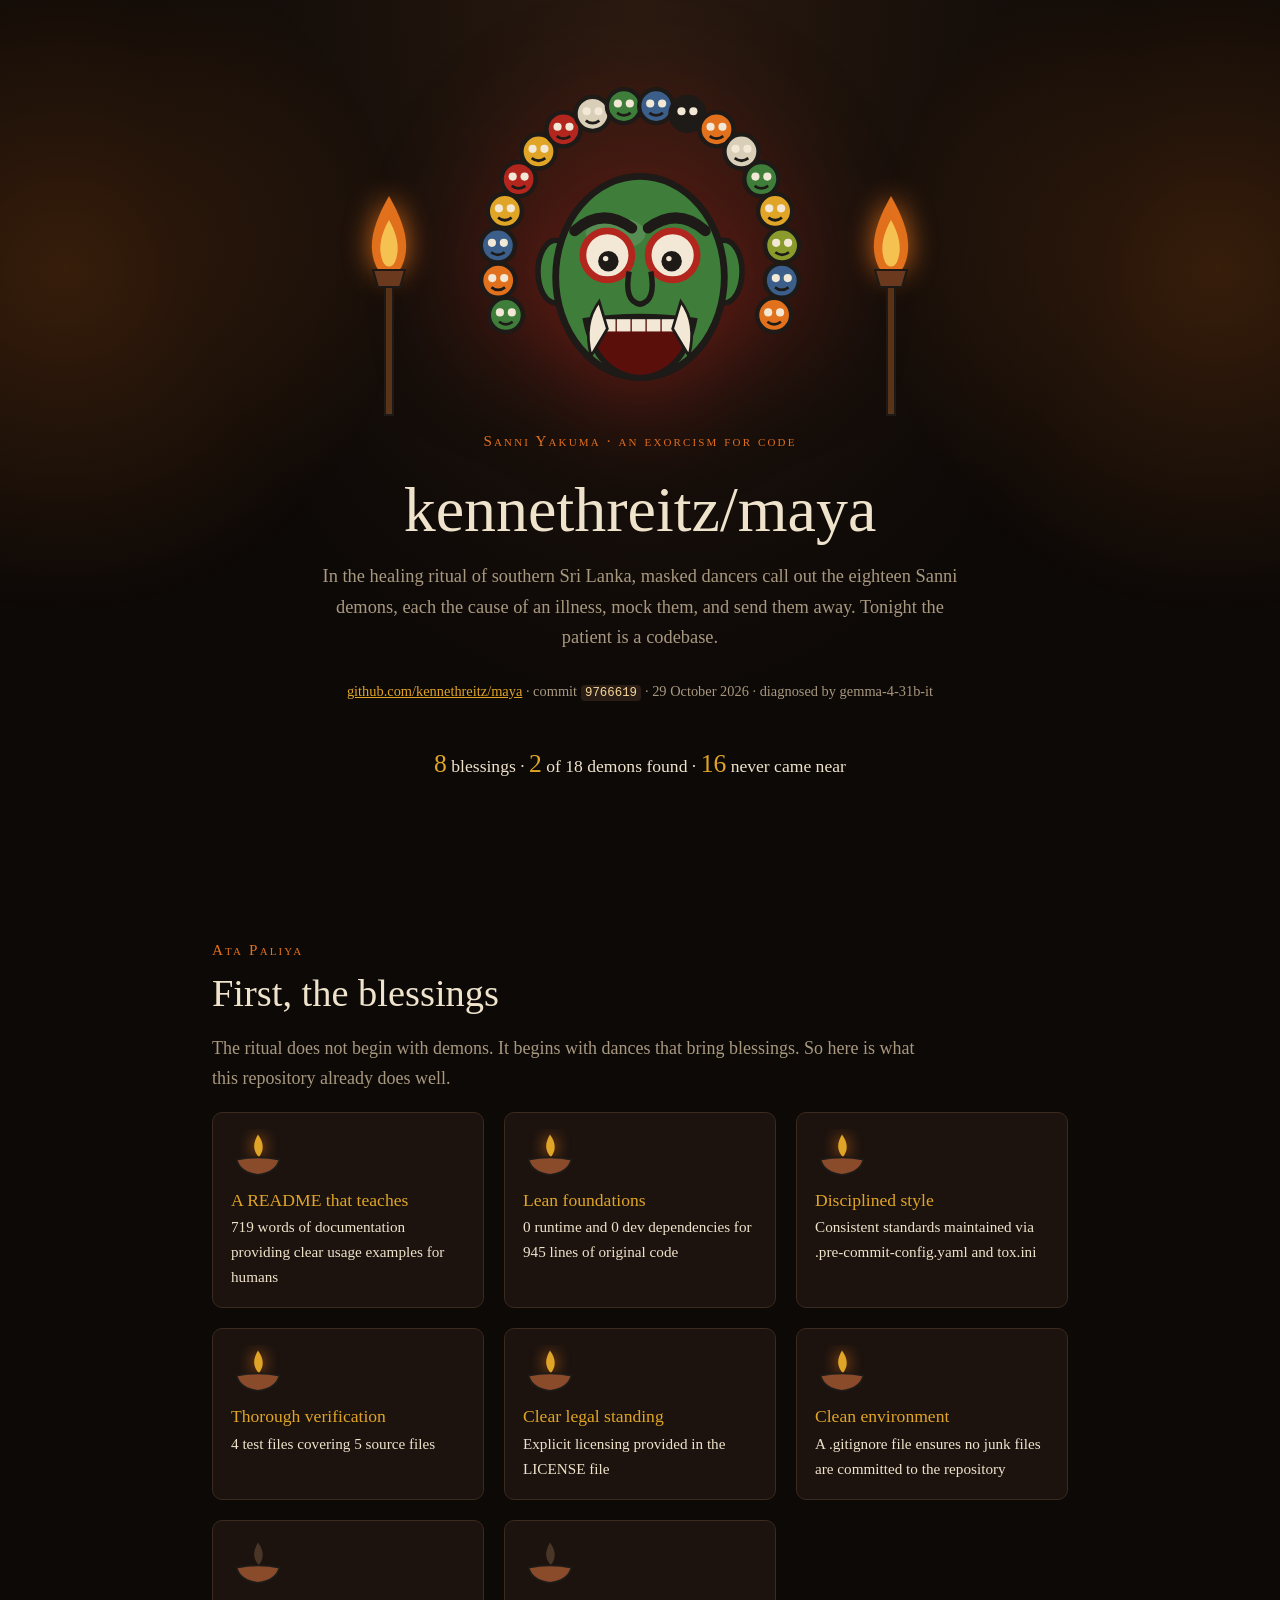
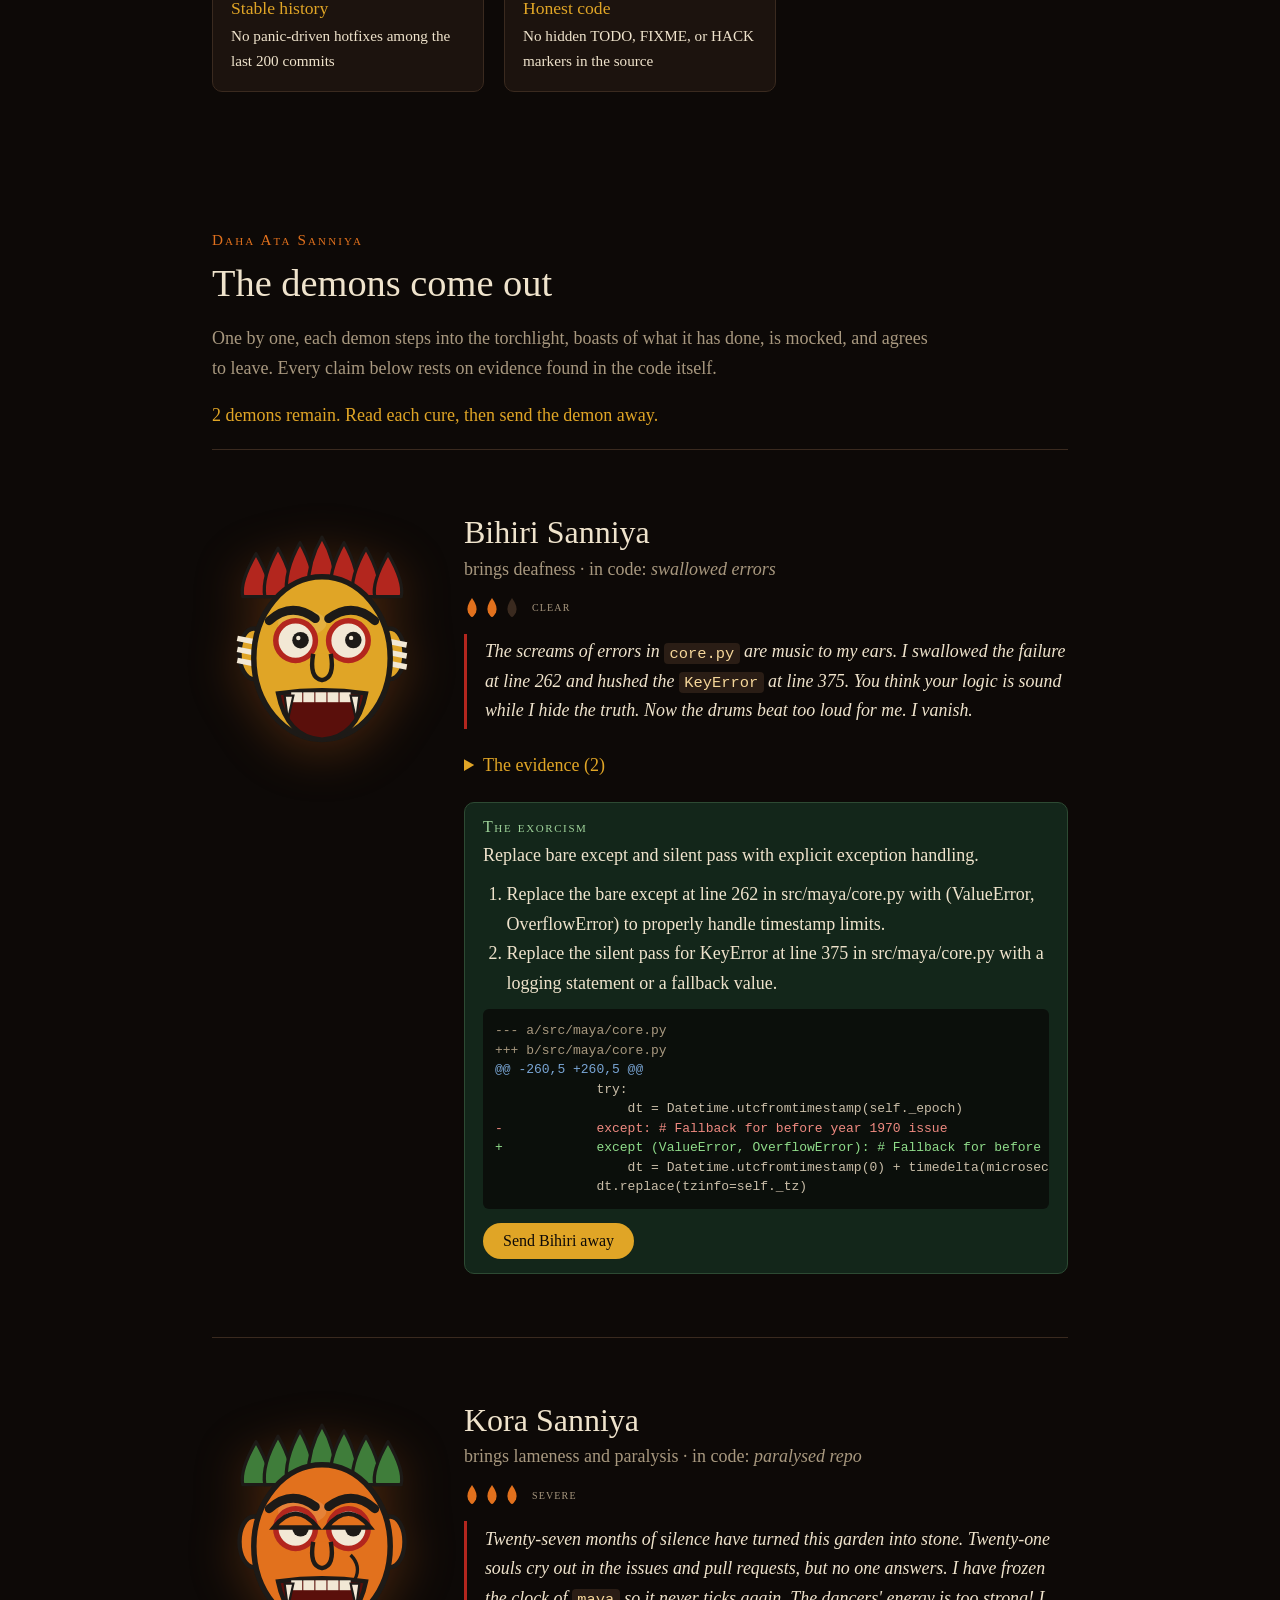
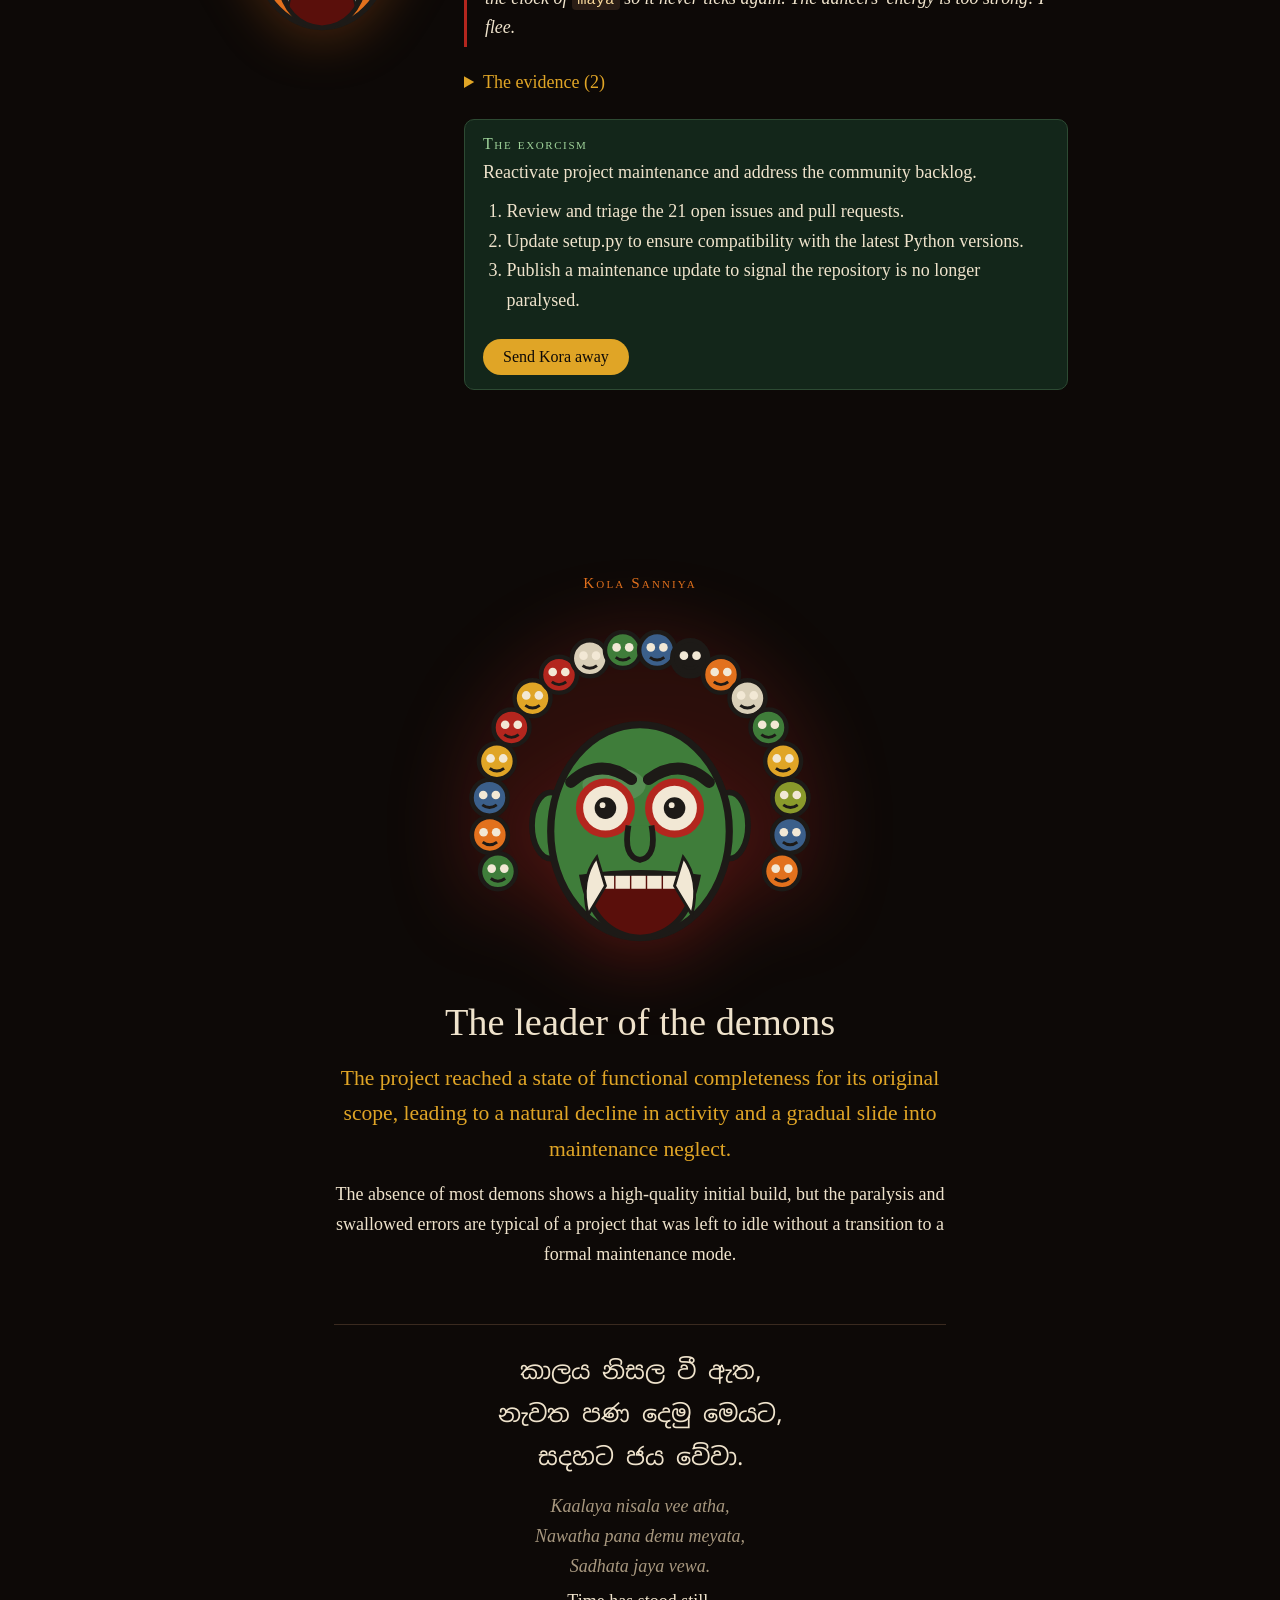
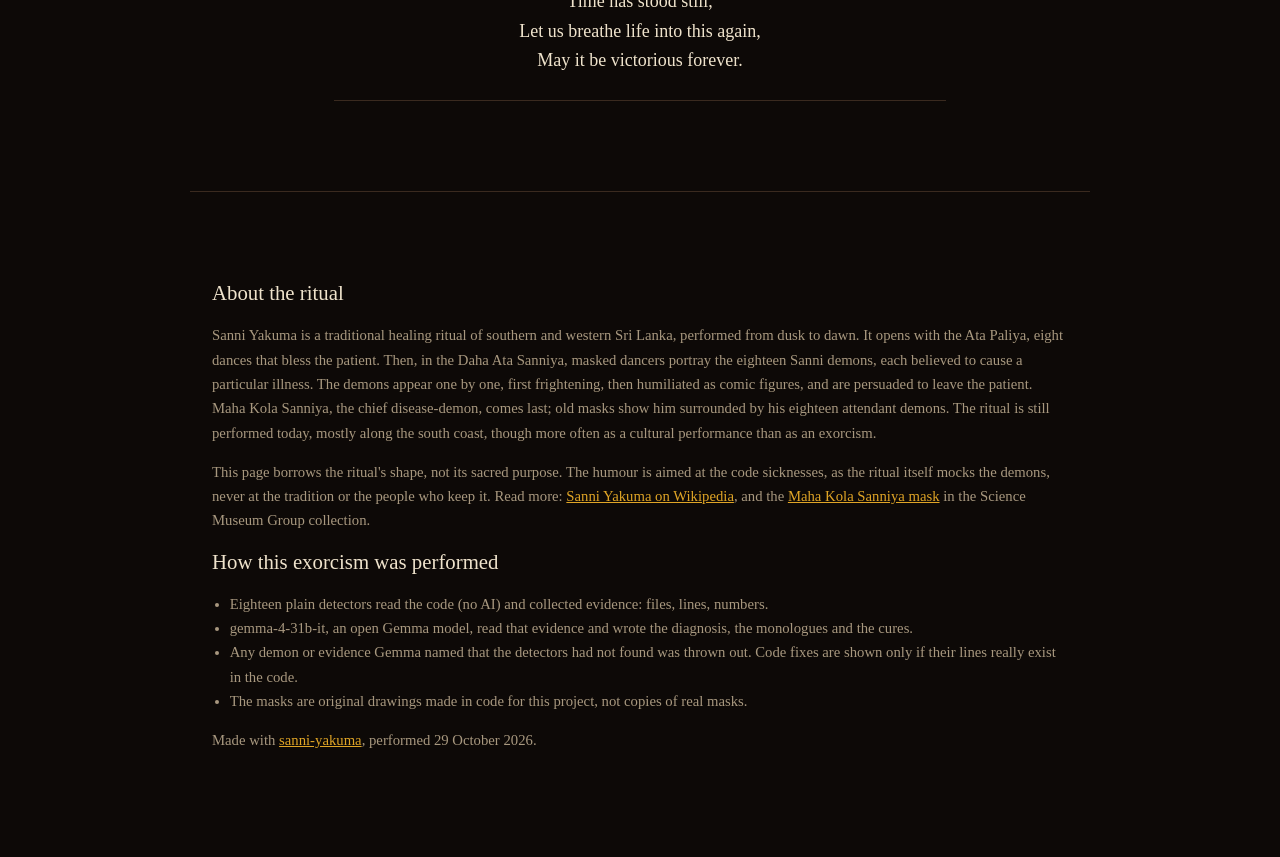
<file: docs/kennethreitz-maya.html>
<!DOCTYPE html>
<html lang="en">
<head>
<meta charset="utf-8">
<meta name="viewport" content="width=device-width, initial-scale=1">
<title>Sanni Yakuma · kennethreitz/maya</title>
<meta name="description" content="An exorcism for the code of kennethreitz/maya, after the Sanni Yakuma healing ritual of southern Sri Lanka.">
<link rel="preconnect" href="https://fonts.googleapis.com">
<link rel="preconnect" href="https://fonts.gstatic.com" crossorigin>
<link href="https://fonts.googleapis.com/css2?family=Noto+Sans+Sinhala:wght@400;600&display=swap" rel="stylesheet">
<style>
/* Shared by the ritual page and the Hall of Masks. */
:root {
  --night: #0d0907; --wood: #1c130e; --ember: #e2711d; --gold: #e0a526; --red: #b3261e;
  --leaf: #3f7d3a; --cream: #efe3cc; --dim: #a8987f; --line: #3a2a1f;
  --serif: "Iowan Old Style", "Palatino Linotype", Palatino, Georgia, serif;
  --mono: ui-monospace, "SF Mono", Menlo, Consolas, monospace;
  --sinhala: "Noto Sans Sinhala", "Sinhala Sangam MN", "Iskoola Pota", sans-serif;
}
* { box-sizing: border-box; }
html { background: var(--night); }
body {
  margin: 0; color: var(--cream); font: 18px/1.65 var(--serif);
  background: radial-gradient(ellipse at 50% 0%, #2a1a10 0%, var(--night) 55%) fixed;
}
/* Torch light from both sides of the stage. */
body::before, body::after {
  content: ""; position: fixed; top: -10vh; width: 60vw; height: min(80vh, 800px); pointer-events: none; z-index: 0;
  background: radial-gradient(circle, rgba(226,113,29,.20) 0%, rgba(226,113,29,0) 65%);
  animation: flicker 3.7s infinite;
}
body::before { left: -25vw; }
body::after { right: -25vw; animation-duration: 4.3s; animation-delay: -1.2s; }
@keyframes flicker {
  0%, 100% { opacity: .85; } 12% { opacity: 1; } 20% { opacity: .7; } 34% { opacity: .95; }
  52% { opacity: .78; } 68% { opacity: 1; } 81% { opacity: .82; }
}
main, header, footer { position: relative; z-index: 1; max-width: 900px; margin: 0 auto; padding: 0 22px; }
a { color: var(--gold); }
code { font: .86em var(--mono); background: #2a1d15; padding: .1em .35em; border-radius: 4px; color: #f6d79a; }
h1, h2, h3, h4 { font-weight: normal; line-height: 1.2; }
.kicker { font-variant: small-caps; letter-spacing: .14em; color: var(--ember); font-size: .95rem; margin: 0; }

/* Living masks: crowns flicker, spiral eyes turn, masks sway like dancers. */
.crown { transform-box: fill-box; transform-origin: 50% 100%; animation: crown 2.6s ease-in-out infinite; }
@keyframes crown {
  0%, 100% { transform: scaleY(1); } 30% { transform: scaleY(1.06) skewX(-1.5deg); } 65% { transform: scaleY(.97) skewX(1deg); }
}
.spiral { transform-box: fill-box; transform-origin: center; animation: spin 7s linear infinite; }
@keyframes spin { to { transform: rotate(360deg); } }
.sway { transform-origin: 50% 85%; animation: sway 5.5s ease-in-out infinite; }
@keyframes sway { 0%, 100% { transform: rotate(-1.6deg); } 50% { transform: rotate(1.6deg) translateY(-3px); } }
.pupil { transition: transform .3s ease-out; }
@media (prefers-reduced-motion: reduce) {
  .crown, .spiral, .sway { animation: none; }
  .pupil { transition: none; }
}
/* Opening */
header.stage { text-align: center; padding-top: clamp(48px, 12vh, 140px); padding-bottom: clamp(24px, 6vh, 70px); }
header.stage h1 { font-size: clamp(2.2rem, 6vw, 4rem); margin: .3em 0 .2em; word-break: break-word; }
header.stage .lede { font-size: 1.15rem; color: var(--dim); max-width: 36em; margin: 0 auto 1.5em; }
.meta { font-size: .9rem; color: var(--dim); }
.meta span + span::before { content: " · "; }
.tally { margin-top: 2.2em; font-size: 1.1rem; }
.tally strong { color: var(--gold); font-weight: normal; font-size: 1.6rem; }

section { padding: clamp(40px, 9vh, 110px) 0 clamp(20px, 4vh, 50px); }
section > h2 { font-size: clamp(1.7rem, 4vw, 2.4rem); margin: .2em 0 .4em; }
section > .intro { color: var(--dim); max-width: 40em; }

/* Ata Paliya: blessings as oil lamps */
.lamps { list-style: none; padding: 0; display: grid; grid-template-columns: repeat(auto-fill, minmax(250px, 1fr)); gap: 20px; }
.lamp { background: var(--wood); border: 1px solid var(--line); border-radius: 10px; padding: 16px 18px 18px; }
.lamp svg { width: 54px; height: 54px; display: block; }
.lamp .flame { fill: #4a3626; transition: fill 1.2s, filter 1.2s; }
.lamp.lit .flame, .no-js .lamp .flame { fill: var(--gold); filter: drop-shadow(0 0 8px var(--ember)); }
.lamp h3 { font-size: 1.1rem; margin: .4em 0 .2em; color: var(--gold); }
.lamp p { margin: 0; font-size: .95rem; color: var(--cream); }

/* Daha Ata Sanniya: the demons */
.demon { display: grid; grid-template-columns: 220px minmax(0, 1fr); gap: 32px; padding: clamp(32px, 7vh, 90px) 0; border-top: 1px solid var(--line); }
.demon .body { min-width: 0; }
.demon .mask svg { width: 100%; height: auto; filter: drop-shadow(0 10px 24px rgba(226,113,29,.25)); }
.demon h3 { font-size: 2rem; margin: 0; }
.demon .illness { color: var(--dim); margin: .2em 0 .6em; }
.flames { display: flex; gap: 4px; align-items: center; margin-bottom: 1em; font-size: .9rem; color: var(--dim); }
.flames svg { width: 16px; height: 21px; fill: var(--ember); }
.flames svg.off { fill: #3a2a1f; }
.flames span { margin-left: 8px; font-variant: small-caps; letter-spacing: .08em; }
blockquote.monologue {
  margin: 0 0 1.2em; padding: .2em 0 .2em 1em; border-left: 3px solid var(--red);
  font-style: italic; font-size: 1.12rem;
}
details { margin: 0 0 1.2em; }
summary { cursor: pointer; color: var(--gold); }
.evidence { list-style: none; padding: 0; margin: .6em 0 0; font-size: .92rem; }
.evidence li { padding: 6px 0; border-bottom: 1px dashed var(--line); }
.evidence .eid { color: var(--dim); font: .8em var(--mono); margin-right: .5em; }
.evidence .note { color: var(--dim); }
.exorcism { background: #13261a; border: 1px solid #2d4a33; border-radius: 10px; padding: 14px 18px; }
.exorcism h4 { margin: 0 0 .3em; color: #9fd39a; font-variant: small-caps; letter-spacing: .1em; font-size: 1rem; }
.exorcism p { margin: 0 0 .5em; }
.exorcism ol { margin: 0 0 .5em; padding-left: 1.3em; }
pre.diff { margin: .8em 0 0; padding: 12px; overflow-x: auto; background: #0b0f0b; border-radius: 6px; font: 13px/1.5 var(--mono); }
pre.diff .add { color: #8fdc8a; } pre.diff .del { color: #ef8a80; }
pre.diff .hunk { color: #7aa6d6; } pre.diff .file { color: var(--dim); } pre.diff .ctx { color: #c9bda8; }
pre.diff span { display: block; white-space: pre; }
.none { color: var(--dim); font-style: italic; }

/* The spared */
.spared { display: grid; grid-template-columns: repeat(auto-fill, minmax(190px, 1fr)); gap: 16px; list-style: none; padding: 0; }
.spared li { display: flex; gap: 10px; align-items: center; font-size: .88rem; color: var(--dim); }
.spared svg { width: 56px; flex: none; opacity: .75; }
.spared strong { color: var(--cream); font-weight: normal; display: block; }

/* Kola Sanniya */
#kola { text-align: center; }
#kola .mask svg { width: min(360px, 80vw); height: auto; filter: drop-shadow(0 12px 40px rgba(179,38,30,.45)); }
#kola .root { font-size: 1.35rem; max-width: 30em; margin: .6em auto; color: var(--gold); }
#kola .explanation { max-width: 36em; margin: 0 auto; color: var(--cream); }
.verse { margin: 3em auto 0; max-width: 34em; padding: 24px; border-top: 1px solid var(--line); border-bottom: 1px solid var(--line); }
.verse .si { font: 1.5rem/1.8 var(--sinhala); margin: 0; white-space: pre-line; }
.verse .tr { color: var(--dim); font-style: italic; margin: .8em 0 .3em; white-space: pre-line; }
.verse .en { margin: 0; white-space: pre-line; }

footer { padding: clamp(40px, 8vh, 100px) 22px clamp(50px, 10vh, 120px); color: var(--dim); font-size: .92rem; border-top: 1px solid var(--line); margin-top: 6vh; }
footer h2 { color: var(--cream); font-size: 1.3rem; }
footer ul { padding-left: 1.2em; }

/* The opening stage: Kola Sanniya presides between two torches, embers rising. */
header.stage { padding-top: clamp(24px, 6vh, 70px); }
.stage-set { position: relative; display: flex; align-items: flex-end; justify-content: center; gap: clamp(8px, 4vw, 56px); margin: 0 auto 8px; }
.stage-set .hero-mask svg { width: min(340px, 58vw); height: auto; display: block; filter: drop-shadow(0 18px 50px rgba(179,38,30,.5)); }
.torch { width: clamp(34px, 6vw, 60px); height: auto; overflow: visible; }
.torch .flame-outer, .torch .flame-inner { transform-box: fill-box; transform-origin: 50% 100%; }
.torch .flame-outer { animation: flame 1.3s ease-in-out infinite alternate; filter: drop-shadow(0 0 14px rgba(226,113,29,.9)); }
.torch .flame-inner { animation: flame .8s ease-in-out infinite alternate-reverse; }
@keyframes flame {
  0% { transform: scale(1, 1) skewX(0); } 50% { transform: scale(.93, 1.09) skewX(-3deg); } 100% { transform: scale(1.05, .94) skewX(2deg); }
}
.embers { position: absolute; inset: 0; pointer-events: none; overflow: hidden; }
.ember { position: absolute; bottom: 10%; width: 3px; height: 3px; border-radius: 50%; background: #f6c453;
  box-shadow: 0 0 6px 2px rgba(226,113,29,.8); opacity: 0; animation: rise linear infinite; }
@keyframes rise {
  0% { transform: translate(0, 0); opacity: 0; } 10% { opacity: 1; }
  100% { transform: translate(var(--drift), -60vh); opacity: 0; }
}

/* Sending a demon away: the mask turns to smoke and leaves the stage. */
.banish { margin-top: 14px; font: 1rem var(--serif); color: var(--night); background: var(--gold); border: 0; border-radius: 999px;
  padding: 9px 20px; cursor: pointer; box-shadow: 0 0 0 0 rgba(224,165,38,.6); animation: call 2.4s infinite; }
.banish:hover { background: #f6c453; }
.banish:focus-visible { outline: 2px solid var(--cream); outline-offset: 3px; }
.banish[disabled] { background: #2d4a33; color: #9fd39a; cursor: default; animation: none; }
@keyframes call { 0% { box-shadow: 0 0 0 0 rgba(224,165,38,.5); } 70%, 100% { box-shadow: 0 0 0 14px rgba(224,165,38,0); } }
.no-js .banish, .no-js .remaining { display: none; }
.demon .mask { position: relative; }
.demon.banished .mask svg { animation: depart 1.8s ease-in forwards; }
@keyframes depart {
  0% { transform: none; filter: none; opacity: 1; }
  25% { transform: translateY(-8px) rotate(-5deg); }
  100% { transform: translate(40px, -110px) rotate(14deg) scale(.55); filter: blur(7px) grayscale(1); opacity: 0; }
}
.puff { position: absolute; left: 50%; top: 45%; width: 70px; height: 70px; border-radius: 50%; pointer-events: none;
  background: radial-gradient(circle, rgba(225,214,195,.6), rgba(225,214,195,0) 70%); animation: puff 1.9s ease-out forwards; }
@keyframes puff {
  from { transform: translate(-50%, -50%) scale(.3); opacity: .95; }
  to { transform: translate(calc(-50% + var(--dx)), calc(-50% + var(--dy))) scale(2.6); opacity: 0; }
}
.demon.banished .mask::after { content: attr(data-gone); position: absolute; left: 0; right: 0; top: 40%; text-align: center;
  color: var(--dim); font-style: italic; opacity: 0; animation: appear 1s 1.5s forwards; }
@keyframes appear { to { opacity: 1; } }
.demon.banished .exorcism { border-color: #4f8a5a; box-shadow: 0 0 34px rgba(159,211,154,.22); transition: box-shadow 1s, border-color 1s; }
.remaining { color: var(--gold); margin-top: 1em; }
.all-gone #kola .mask svg { filter: drop-shadow(0 12px 60px rgba(224,165,38,.6)); transition: filter 2s; }

/* Long code and paths must wrap, never widen the page on a phone. */
.evidence li, .lamp p, .exorcism li, .exorcism p { overflow-wrap: anywhere; }

/* Demons walk on as you scroll (only when JS runs). */
.js .reveal { opacity: 0; transform: translateY(40px); transition: opacity 1s ease, transform 1s ease; }
.js .reveal.seen { opacity: 1; transform: none; }

@media (max-width: 680px) {
  .demon { grid-template-columns: minmax(0, 1fr); gap: 12px; }
  .demon .mask svg { width: 170px; }
}
@media (prefers-reduced-motion: reduce) {
  body::before, body::after { animation: none; }
  .js .reveal { opacity: 1; transform: none; transition: none; }
  .lamp .flame { transition: none; }
  .torch .flame-outer, .torch .flame-inner, .ember, .banish { animation: none; }
  .ember { display: none; }
  .demon.banished .mask svg { animation: none; opacity: .15; }
  .puff { display: none; }
}
</style>
</head>
<body class="no-js">
<script>document.body.classList.remove("no-js"); document.documentElement.classList.add("js");</script>

<header class="stage">
  <div class="stage-set">
    <div class="embers" aria-hidden="true">
<span class="ember" style="left: 8%; --drift: -30px; animation-duration: 5s; animation-delay: -0.0s"></span><span class="ember" style="left: 45%; --drift: -7px; animation-duration: 6s; animation-delay: -0.9s"></span><span class="ember" style="left: 82%; --drift: 16px; animation-duration: 7s; animation-delay: -1.8s"></span><span class="ember" style="left: 35%; --drift: -21px; animation-duration: 8s; animation-delay: -2.7s"></span><span class="ember" style="left: 72%; --drift: 2px; animation-duration: 9s; animation-delay: -3.6s"></span><span class="ember" style="left: 25%; --drift: 25px; animation-duration: 5s; animation-delay: -4.5s"></span><span class="ember" style="left: 62%; --drift: -12px; animation-duration: 6s; animation-delay: -5.4s"></span><span class="ember" style="left: 15%; --drift: 11px; animation-duration: 7s; animation-delay: -6.3s"></span><span class="ember" style="left: 52%; --drift: -26px; animation-duration: 8s; animation-delay: -0.20000000000000018s"></span><span class="ember" style="left: 89%; --drift: -3px; animation-duration: 9s; animation-delay: -1.0999999999999996s"></span><span class="ember" style="left: 42%; --drift: 20px; animation-duration: 5s; animation-delay: -2.0s"></span><span class="ember" style="left: 79%; --drift: -17px; animation-duration: 6s; animation-delay: -2.9000000000000004s"></span><span class="ember" style="left: 32%; --drift: 6px; animation-duration: 7s; animation-delay: -3.8000000000000007s"></span><span class="ember" style="left: 69%; --drift: 29px; animation-duration: 8s; animation-delay: -4.700000000000001s"></span><span class="ember" style="left: 22%; --drift: -8px; animation-duration: 9s; animation-delay: -5.6s"></span><span class="ember" style="left: 59%; --drift: 15px; animation-duration: 5s; animation-delay: -6.5s"></span>    </div>
    <svg class="torch" viewBox="0 0 60 230" aria-hidden="true">
        <g class="flame-outer"><path d="M30,6 C46,34 52,56 43,76 C38,87 22,87 17,76 C8,56 14,34 30,6 Z" fill="#e2711d"/></g>
        <g class="flame-inner"><path d="M30,30 C39,46 41,60 36,72 C33,78 27,78 24,72 C19,60 21,46 30,30 Z" fill="#f6c453"/></g>
        <path d="M14,80 L46,80 L41,97 L19,97 Z" fill="#6b3a1f" stroke="#1d1a17" stroke-width="2"/>
        <rect x="26" y="97" width="8" height="128" fill="#5a3418" stroke="#1d1a17" stroke-width="2"/>
      </svg>
    <div class="hero-mask sway"><svg xmlns="http://www.w3.org/2000/svg" viewBox="0 0 200 215" role="img" aria-label="Kola Sanniya mask"><title>Kola Sanniya mask</title><g class="ring"><g><circle cx="21.1" cy="153.5" r="10" fill="#3f7d3a" stroke="#1d1a17" stroke-width="2.5"/><circle cx="17.6" cy="152.0" r="2.4" fill="#f2e8d5"/><circle cx="24.6" cy="152.0" r="2.4" fill="#f2e8d5"/><path d="M17.1,157.5 Q21.1,160.5 25.1,157.5" stroke="#1d1a17" stroke-width="1.6" fill="none"/></g><g><circle cx="16.6" cy="133.3" r="10" fill="#e2711d" stroke="#1d1a17" stroke-width="2.5"/><circle cx="13.1" cy="131.8" r="2.4" fill="#f2e8d5"/><circle cx="20.1" cy="131.8" r="2.4" fill="#f2e8d5"/><path d="M12.6,137.3 Q16.6,140.3 20.6,137.3" stroke="#1d1a17" stroke-width="1.6" fill="none"/></g><g><circle cx="16.4" cy="112.6" r="10" fill="#3b5f8a" stroke="#1d1a17" stroke-width="2.5"/><circle cx="12.9" cy="111.1" r="2.4" fill="#f2e8d5"/><circle cx="19.9" cy="111.1" r="2.4" fill="#f2e8d5"/><path d="M12.4,116.6 Q16.4,119.6 20.4,116.6" stroke="#1d1a17" stroke-width="1.6" fill="none"/></g><g><circle cx="20.5" cy="92.3" r="10" fill="#e0a526" stroke="#1d1a17" stroke-width="2.5"/><circle cx="17.0" cy="90.8" r="2.4" fill="#f2e8d5"/><circle cx="24.0" cy="90.8" r="2.4" fill="#f2e8d5"/><path d="M16.5,96.3 Q20.5,99.3 24.5,96.3" stroke="#1d1a17" stroke-width="1.6" fill="none"/></g><g><circle cx="28.6" cy="73.6" r="10" fill="#b3261e" stroke="#1d1a17" stroke-width="2.5"/><circle cx="25.1" cy="72.1" r="2.4" fill="#f2e8d5"/><circle cx="32.1" cy="72.1" r="2.4" fill="#f2e8d5"/><path d="M24.6,77.6 Q28.6,80.6 32.6,77.6" stroke="#1d1a17" stroke-width="1.6" fill="none"/></g><g><circle cx="40.3" cy="57.3" r="10" fill="#e0a526" stroke="#1d1a17" stroke-width="2.5"/><circle cx="36.8" cy="55.8" r="2.4" fill="#f2e8d5"/><circle cx="43.8" cy="55.8" r="2.4" fill="#f2e8d5"/><path d="M36.3,61.3 Q40.3,64.3 44.3,61.3" stroke="#1d1a17" stroke-width="1.6" fill="none"/></g><g><circle cx="55.0" cy="44.3" r="10" fill="#b3261e" stroke="#1d1a17" stroke-width="2.5"/><circle cx="51.5" cy="42.8" r="2.4" fill="#f2e8d5"/><circle cx="58.5" cy="42.8" r="2.4" fill="#f2e8d5"/><path d="M51.0,48.3 Q55.0,51.3 59.0,48.3" stroke="#1d1a17" stroke-width="1.6" fill="none"/></g><g><circle cx="72.1" cy="35.2" r="10" fill="#d9cfb8" stroke="#1d1a17" stroke-width="2.5"/><circle cx="68.6" cy="33.7" r="2.4" fill="#f2e8d5"/><circle cx="75.6" cy="33.7" r="2.4" fill="#f2e8d5"/><path d="M68.1,39.2 Q72.1,42.2 76.1,39.2" stroke="#1d1a17" stroke-width="1.6" fill="none"/></g><g><circle cx="90.5" cy="30.6" r="10" fill="#3f7d3a" stroke="#1d1a17" stroke-width="2.5"/><circle cx="87.0" cy="29.1" r="2.4" fill="#f2e8d5"/><circle cx="94.0" cy="29.1" r="2.4" fill="#f2e8d5"/><path d="M86.5,34.6 Q90.5,37.6 94.5,34.6" stroke="#1d1a17" stroke-width="1.6" fill="none"/></g><g><circle cx="109.5" cy="30.6" r="10" fill="#3b5f8a" stroke="#1d1a17" stroke-width="2.5"/><circle cx="106.0" cy="29.1" r="2.4" fill="#f2e8d5"/><circle cx="113.0" cy="29.1" r="2.4" fill="#f2e8d5"/><path d="M105.5,34.6 Q109.5,37.6 113.5,34.6" stroke="#1d1a17" stroke-width="1.6" fill="none"/></g><g><circle cx="127.9" cy="35.2" r="10" fill="#1d1a17" stroke="#1d1a17" stroke-width="2.5"/><circle cx="124.4" cy="33.7" r="2.4" fill="#f2e8d5"/><circle cx="131.4" cy="33.7" r="2.4" fill="#f2e8d5"/><path d="M123.9,39.2 Q127.9,42.2 131.9,39.2" stroke="#1d1a17" stroke-width="1.6" fill="none"/></g><g><circle cx="145.0" cy="44.3" r="10" fill="#e2711d" stroke="#1d1a17" stroke-width="2.5"/><circle cx="141.5" cy="42.8" r="2.4" fill="#f2e8d5"/><circle cx="148.5" cy="42.8" r="2.4" fill="#f2e8d5"/><path d="M141.0,48.3 Q145.0,51.3 149.0,48.3" stroke="#1d1a17" stroke-width="1.6" fill="none"/></g><g><circle cx="159.7" cy="57.3" r="10" fill="#d9cfb8" stroke="#1d1a17" stroke-width="2.5"/><circle cx="156.2" cy="55.8" r="2.4" fill="#f2e8d5"/><circle cx="163.2" cy="55.8" r="2.4" fill="#f2e8d5"/><path d="M155.7,61.3 Q159.7,64.3 163.7,61.3" stroke="#1d1a17" stroke-width="1.6" fill="none"/></g><g><circle cx="171.4" cy="73.6" r="10" fill="#3f7d3a" stroke="#1d1a17" stroke-width="2.5"/><circle cx="167.9" cy="72.1" r="2.4" fill="#f2e8d5"/><circle cx="174.9" cy="72.1" r="2.4" fill="#f2e8d5"/><path d="M167.4,77.6 Q171.4,80.6 175.4,77.6" stroke="#1d1a17" stroke-width="1.6" fill="none"/></g><g><circle cx="179.5" cy="92.3" r="10" fill="#e0a526" stroke="#1d1a17" stroke-width="2.5"/><circle cx="176.0" cy="90.8" r="2.4" fill="#f2e8d5"/><circle cx="183.0" cy="90.8" r="2.4" fill="#f2e8d5"/><path d="M175.5,96.3 Q179.5,99.3 183.5,96.3" stroke="#1d1a17" stroke-width="1.6" fill="none"/></g><g><circle cx="183.6" cy="112.6" r="10" fill="#8a9a2b" stroke="#1d1a17" stroke-width="2.5"/><circle cx="180.1" cy="111.1" r="2.4" fill="#f2e8d5"/><circle cx="187.1" cy="111.1" r="2.4" fill="#f2e8d5"/><path d="M179.6,116.6 Q183.6,119.6 187.6,116.6" stroke="#1d1a17" stroke-width="1.6" fill="none"/></g><g><circle cx="183.4" cy="133.3" r="10" fill="#3b5f8a" stroke="#1d1a17" stroke-width="2.5"/><circle cx="179.9" cy="131.8" r="2.4" fill="#f2e8d5"/><circle cx="186.9" cy="131.8" r="2.4" fill="#f2e8d5"/><path d="M179.4,137.3 Q183.4,140.3 187.4,137.3" stroke="#1d1a17" stroke-width="1.6" fill="none"/></g><g><circle cx="178.9" cy="153.5" r="10" fill="#e2711d" stroke="#1d1a17" stroke-width="2.5"/><circle cx="175.4" cy="152.0" r="2.4" fill="#f2e8d5"/><circle cx="182.4" cy="152.0" r="2.4" fill="#f2e8d5"/><path d="M174.9,157.5 Q178.9,160.5 182.9,157.5" stroke="#1d1a17" stroke-width="1.6" fill="none"/></g></g><g transform="translate(100 128) scale(0.8) translate(-100 -128)"><ellipse cx="38" cy="128" rx="13" ry="23" fill="#3f7d3a" stroke="#1d1a17" stroke-width="4"/><ellipse cx="162" cy="128" rx="13" ry="23" fill="#3f7d3a" stroke="#1d1a17" stroke-width="4"/><ellipse cx="100" cy="132" rx="62" ry="74" fill="#3f7d3a" stroke="#1d1a17" stroke-width="5"/><ellipse cx="82" cy="100" rx="22" ry="12" fill="#ffffff" opacity="0.12"/><path d="M52,98 Q72,80 94,96" stroke="#1d1a17" stroke-width="8" fill="none" stroke-linecap="round"/><path d="M106,96 Q128,80 148,98" stroke="#1d1a17" stroke-width="8" fill="none" stroke-linecap="round"/><circle cx="76" cy="116" r="18" fill="#f2e8d5" stroke="#b3261e" stroke-width="5"/><g class="pupil" data-cx="76" data-cy="116"><circle cx="76" cy="116" r="7.5" fill="#1d1a17"/><circle cx="74" cy="114" r="2" fill="#f2e8d5"/></g><circle cx="124" cy="116" r="18" fill="#f2e8d5" stroke="#b3261e" stroke-width="5"/><g class="pupil" data-cx="124" data-cy="116"><circle cx="124" cy="116" r="7.5" fill="#1d1a17"/><circle cx="122" cy="114" r="2" fill="#f2e8d5"/></g><path d="M92,128 Q88,150 100,152 Q112,150 108,128" fill="#3f7d3a" stroke="#1d1a17" stroke-width="4"/><path d="M60,164 Q100,158 140,164 Q132,204 100,206 Q68,204 60,164 Z" fill="#5a0f0b" stroke="#1d1a17" stroke-width="4"/><rect x="72" y="163" width="10" height="9" fill="#f2e8d5"/><rect x="83" y="163" width="10" height="9" fill="#f2e8d5"/><rect x="94" y="163" width="10" height="9" fill="#f2e8d5"/><rect x="105" y="163" width="10" height="9" fill="#f2e8d5"/><rect x="116" y="163" width="10" height="9" fill="#f2e8d5"/><path d="M64,190 Q58,166 70,150 L76,170 Z" fill="#f2e8d5" stroke="#1d1a17" stroke-width="2"/><path d="M136,190 Q142,166 130,150 L124,170 Z" fill="#f2e8d5" stroke="#1d1a17" stroke-width="2"/></g></svg></div>
    <svg class="torch" viewBox="0 0 60 230" aria-hidden="true">
        <g class="flame-outer"><path d="M30,6 C46,34 52,56 43,76 C38,87 22,87 17,76 C8,56 14,34 30,6 Z" fill="#e2711d"/></g>
        <g class="flame-inner"><path d="M30,30 C39,46 41,60 36,72 C33,78 27,78 24,72 C19,60 21,46 30,30 Z" fill="#f6c453"/></g>
        <path d="M14,80 L46,80 L41,97 L19,97 Z" fill="#6b3a1f" stroke="#1d1a17" stroke-width="2"/>
        <rect x="26" y="97" width="8" height="128" fill="#5a3418" stroke="#1d1a17" stroke-width="2"/>
      </svg>
  </div>
  <p class="kicker">Sanni Yakuma · an exorcism for code</p>
  <h1>kennethreitz/maya</h1>
  <p class="lede">
    In the healing ritual of southern Sri Lanka, masked dancers call out the eighteen Sanni demons,
    each the cause of an illness, mock them, and send them away. Tonight the patient is a codebase.
  </p>
  <p class="meta">
<span><a href="https://github.com/kennethreitz/maya">github.com/kennethreitz/maya</a></span><span>commit <code>9766619</code></span>    <span>29 October 2026</span>
    <span>diagnosed by gemma-4-31b-it</span>
  </p>
  <p class="tally">
    <strong>8</strong> blessings ·
    <strong>2</strong> of 18 demons found ·
    <strong>16</strong> never came near
  </p>
</header>

<main>
  <section id="ata-paliya">
    <p class="kicker">Ata Paliya</p>
    <h2>First, the blessings</h2>
    <p class="intro">
      The ritual does not begin with demons. It begins with dances that bring blessings.
      So here is what this repository already does well.
    </p>
    <ul class="lamps">
      <li class="lamp reveal">
        <svg viewBox="0 0 60 60" aria-hidden="true">
          <path class="flame" d="M30,6 Q40,20 31,31 Q21,21 30,6 Z"/>
          <path d="M6,34 Q30,29 54,34 Q50,49 30,51 Q10,49 6,34 Z" fill="#8a4b2a" stroke="#1d1a17" stroke-width="2"/>
        </svg>
        <h3>A README that teaches</h3>
        <p>719 words of documentation providing clear usage examples for humans</p>
      </li>
      <li class="lamp reveal">
        <svg viewBox="0 0 60 60" aria-hidden="true">
          <path class="flame" d="M30,6 Q40,20 31,31 Q21,21 30,6 Z"/>
          <path d="M6,34 Q30,29 54,34 Q50,49 30,51 Q10,49 6,34 Z" fill="#8a4b2a" stroke="#1d1a17" stroke-width="2"/>
        </svg>
        <h3>Lean foundations</h3>
        <p>0 runtime and 0 dev dependencies for 945 lines of original code</p>
      </li>
      <li class="lamp reveal">
        <svg viewBox="0 0 60 60" aria-hidden="true">
          <path class="flame" d="M30,6 Q40,20 31,31 Q21,21 30,6 Z"/>
          <path d="M6,34 Q30,29 54,34 Q50,49 30,51 Q10,49 6,34 Z" fill="#8a4b2a" stroke="#1d1a17" stroke-width="2"/>
        </svg>
        <h3>Disciplined style</h3>
        <p>Consistent standards maintained via .pre-commit-config.yaml and tox.ini</p>
      </li>
      <li class="lamp reveal">
        <svg viewBox="0 0 60 60" aria-hidden="true">
          <path class="flame" d="M30,6 Q40,20 31,31 Q21,21 30,6 Z"/>
          <path d="M6,34 Q30,29 54,34 Q50,49 30,51 Q10,49 6,34 Z" fill="#8a4b2a" stroke="#1d1a17" stroke-width="2"/>
        </svg>
        <h3>Thorough verification</h3>
        <p>4 test files covering 5 source files</p>
      </li>
      <li class="lamp reveal">
        <svg viewBox="0 0 60 60" aria-hidden="true">
          <path class="flame" d="M30,6 Q40,20 31,31 Q21,21 30,6 Z"/>
          <path d="M6,34 Q30,29 54,34 Q50,49 30,51 Q10,49 6,34 Z" fill="#8a4b2a" stroke="#1d1a17" stroke-width="2"/>
        </svg>
        <h3>Clear legal standing</h3>
        <p>Explicit licensing provided in the LICENSE file</p>
      </li>
      <li class="lamp reveal">
        <svg viewBox="0 0 60 60" aria-hidden="true">
          <path class="flame" d="M30,6 Q40,20 31,31 Q21,21 30,6 Z"/>
          <path d="M6,34 Q30,29 54,34 Q50,49 30,51 Q10,49 6,34 Z" fill="#8a4b2a" stroke="#1d1a17" stroke-width="2"/>
        </svg>
        <h3>Clean environment</h3>
        <p>A .gitignore file ensures no junk files are committed to the repository</p>
      </li>
      <li class="lamp reveal">
        <svg viewBox="0 0 60 60" aria-hidden="true">
          <path class="flame" d="M30,6 Q40,20 31,31 Q21,21 30,6 Z"/>
          <path d="M6,34 Q30,29 54,34 Q50,49 30,51 Q10,49 6,34 Z" fill="#8a4b2a" stroke="#1d1a17" stroke-width="2"/>
        </svg>
        <h3>Stable history</h3>
        <p>No panic-driven hotfixes among the last 200 commits</p>
      </li>
      <li class="lamp reveal">
        <svg viewBox="0 0 60 60" aria-hidden="true">
          <path class="flame" d="M30,6 Q40,20 31,31 Q21,21 30,6 Z"/>
          <path d="M6,34 Q30,29 54,34 Q50,49 30,51 Q10,49 6,34 Z" fill="#8a4b2a" stroke="#1d1a17" stroke-width="2"/>
        </svg>
        <h3>Honest code</h3>
        <p>No hidden TODO, FIXME, or HACK markers in the source</p>
      </li>
    </ul>
  </section>

  <section id="daha-ata-sanniya">
    <p class="kicker">Daha Ata Sanniya</p>
    <h2>The demons come out</h2>
    <p class="intro">
      One by one, each demon steps into the torchlight, boasts of what it has done, is mocked,
      and agrees to leave. Every claim below rests on evidence found in the code itself.
    </p>
<p class="remaining" aria-live="polite" data-count="2">2 demons remain. Read each cure, then send the demon away.</p>
    <article class="demon reveal" id="bihiri">
      <div class="mask" data-gone="Bihiri has left the patient."><div class="sway" style="animation-delay: -1.3s"><svg xmlns="http://www.w3.org/2000/svg" viewBox="0 0 200 215" role="img" aria-label="Bihiri Sanniya mask"><title>Bihiri Sanniya mask</title><g class="crown"><path d="M28,76 Q25,63 40,37 Q55,63 52,76 Z" fill="#b3261e" stroke="#1d1a17" stroke-width="3" stroke-linejoin="round"/><path d="M48,76 Q45,58 60,32 Q75,58 72,76 Z" fill="#b3261e" stroke="#1d1a17" stroke-width="3" stroke-linejoin="round"/><path d="M68,76 Q65,53 80,27 Q95,53 92,76 Z" fill="#b3261e" stroke="#1d1a17" stroke-width="3" stroke-linejoin="round"/><path d="M88,76 Q85,48 100,22 Q115,48 112,76 Z" fill="#b3261e" stroke="#1d1a17" stroke-width="3" stroke-linejoin="round"/><path d="M108,76 Q105,53 120,27 Q135,53 132,76 Z" fill="#b3261e" stroke="#1d1a17" stroke-width="3" stroke-linejoin="round"/><path d="M128,76 Q125,58 140,32 Q155,58 152,76 Z" fill="#b3261e" stroke="#1d1a17" stroke-width="3" stroke-linejoin="round"/><path d="M148,76 Q145,63 160,37 Q175,63 172,76 Z" fill="#b3261e" stroke="#1d1a17" stroke-width="3" stroke-linejoin="round"/></g><ellipse cx="38" cy="128" rx="13" ry="23" fill="#e0a526" stroke="#1d1a17" stroke-width="4"/><ellipse cx="162" cy="128" rx="13" ry="23" fill="#e0a526" stroke="#1d1a17" stroke-width="4"/><line x1="23" y1="114" x2="53" y2="120" stroke="#f2e8d5" stroke-width="5"/><line x1="23" y1="124" x2="53" y2="130" stroke="#f2e8d5" stroke-width="5"/><line x1="23" y1="134" x2="53" y2="140" stroke="#f2e8d5" stroke-width="5"/><line x1="147" y1="114" x2="177" y2="120" stroke="#f2e8d5" stroke-width="5"/><line x1="147" y1="124" x2="177" y2="130" stroke="#f2e8d5" stroke-width="5"/><line x1="147" y1="134" x2="177" y2="140" stroke="#f2e8d5" stroke-width="5"/><ellipse cx="100" cy="132" rx="62" ry="74" fill="#e0a526" stroke="#1d1a17" stroke-width="5"/><ellipse cx="82" cy="100" rx="22" ry="12" fill="#ffffff" opacity="0.12"/><path d="M52,98 Q72,80 94,96" stroke="#1d1a17" stroke-width="8" fill="none" stroke-linecap="round"/><path d="M106,96 Q128,80 148,98" stroke="#1d1a17" stroke-width="8" fill="none" stroke-linecap="round"/><circle cx="76" cy="116" r="18" fill="#f2e8d5" stroke="#b3261e" stroke-width="5"/><g class="pupil" data-cx="76" data-cy="116"><circle cx="76" cy="116" r="7.5" fill="#1d1a17"/><circle cx="74" cy="114" r="2" fill="#f2e8d5"/></g><circle cx="124" cy="116" r="18" fill="#f2e8d5" stroke="#b3261e" stroke-width="5"/><g class="pupil" data-cx="124" data-cy="116"><circle cx="124" cy="116" r="7.5" fill="#1d1a17"/><circle cx="122" cy="114" r="2" fill="#f2e8d5"/></g><path d="M92,128 Q88,150 100,152 Q112,150 108,128" fill="#e0a526" stroke="#1d1a17" stroke-width="4"/><path d="M60,164 Q100,158 140,164 Q132,204 100,206 Q68,204 60,164 Z" fill="#5a0f0b" stroke="#1d1a17" stroke-width="4"/><rect x="72" y="163" width="10" height="9" fill="#f2e8d5"/><rect x="83" y="163" width="10" height="9" fill="#f2e8d5"/><rect x="94" y="163" width="10" height="9" fill="#f2e8d5"/><rect x="105" y="163" width="10" height="9" fill="#f2e8d5"/><rect x="116" y="163" width="10" height="9" fill="#f2e8d5"/><path d="M66,166 L74,166 L69,188 Z" fill="#f2e8d5" stroke="#1d1a17" stroke-width="2"/><path d="M126,166 L134,166 L131,188 Z" fill="#f2e8d5" stroke="#1d1a17" stroke-width="2"/></svg></div></div>
      <div class="body">
        <h3>Bihiri Sanniya</h3>
        <p class="illness">brings deafness · in code: <em>swallowed errors</em></p>
        <div class="flames" aria-label="severity 2 of 3">
          <svg viewBox="0 0 20 26" class="" aria-hidden="true"><path d="M10,1 Q18,12 15,19 Q12,25 10,25 Q8,25 5,19 Q2,12 10,1 Z"/></svg>
          <svg viewBox="0 0 20 26" class="" aria-hidden="true"><path d="M10,1 Q18,12 15,19 Q12,25 10,25 Q8,25 5,19 Q2,12 10,1 Z"/></svg>
          <svg viewBox="0 0 20 26" class="off" aria-hidden="true"><path d="M10,1 Q18,12 15,19 Q12,25 10,25 Q8,25 5,19 Q2,12 10,1 Z"/></svg>
          <span>clear</span>
        </div>
        <blockquote class="monologue">The screams of errors in <code>core.py</code> are music to my ears. I swallowed the failure at line 262 and hushed the <code>KeyError</code> at line 375. You think your logic is sound while I hide the truth. Now the drums beat too loud for me. I vanish.</blockquote>

        <details>
          <summary>The evidence (2)</summary>
          <ul class="evidence">
            <li>
              <span class="eid">E1</span>
<a href="https://github.com/kennethreitz/maya/blob/9766619d007caf553357db6dba5485fb36ed4edd/src/maya/core.py#L262"><code>src/maya/core.py:262</code></a>
<code>except: # Fallback for before year 1970 issue</code><span class="note">bare except</span>            </li>
            <li>
              <span class="eid">E2</span>
<a href="https://github.com/kennethreitz/maya/blob/9766619d007caf553357db6dba5485fb36ed4edd/src/maya/core.py#L375"><code>src/maya/core.py:375</code></a>
<code>except KeyError: pass</code><span class="note">error silenced</span>            </li>
          </ul>
        </details>

        <div class="exorcism">
          <h4>The exorcism</h4>
          <p>Replace bare except and silent pass with explicit exception handling.</p>
          <ol>
<li>Replace the bare except at line 262 in src/maya/core.py with (ValueError, OverflowError) to properly handle timestamp limits.</li><li>Replace the silent pass for KeyError at line 375 in src/maya/core.py with a logging statement or a fallback value.</li>          </ol>
          <pre class="diff"><span class="file">--- a/src/maya/core.py</span><span class="file">+++ b/src/maya/core.py</span><span class="hunk">@@ -260,5 +260,5 @@</span><span class="ctx">             try:</span><span class="ctx">                 dt = Datetime.utcfromtimestamp(self._epoch)</span><span class="del">-            except: # Fallback for before year 1970 issue</span><span class="add">+            except (ValueError, OverflowError): # Fallback for before year 1970 issue</span><span class="ctx">                 dt = Datetime.utcfromtimestamp(0) + timedelta(microseconds=self._epoch*1000000)</span><span class="ctx">             dt.replace(tzinfo=self._tz)</span></pre>
          <button class="banish" type="button">Send Bihiri away</button>
        </div>
      </div>
    </article>
    <article class="demon reveal" id="kora">
      <div class="mask" data-gone="Kora has left the patient."><div class="sway" style="animation-delay: -2.6s"><svg xmlns="http://www.w3.org/2000/svg" viewBox="0 0 200 215" role="img" aria-label="Kora Sanniya mask"><title>Kora Sanniya mask</title><g class="crown"><path d="M28,76 Q25,63 40,37 Q55,63 52,76 Z" fill="#3f7d3a" stroke="#1d1a17" stroke-width="3" stroke-linejoin="round"/><path d="M48,76 Q45,58 60,32 Q75,58 72,76 Z" fill="#3f7d3a" stroke="#1d1a17" stroke-width="3" stroke-linejoin="round"/><path d="M68,76 Q65,53 80,27 Q95,53 92,76 Z" fill="#3f7d3a" stroke="#1d1a17" stroke-width="3" stroke-linejoin="round"/><path d="M88,76 Q85,48 100,22 Q115,48 112,76 Z" fill="#3f7d3a" stroke="#1d1a17" stroke-width="3" stroke-linejoin="round"/><path d="M108,76 Q105,53 120,27 Q135,53 132,76 Z" fill="#3f7d3a" stroke="#1d1a17" stroke-width="3" stroke-linejoin="round"/><path d="M128,76 Q125,58 140,32 Q155,58 152,76 Z" fill="#3f7d3a" stroke="#1d1a17" stroke-width="3" stroke-linejoin="round"/><path d="M148,76 Q145,63 160,37 Q175,63 172,76 Z" fill="#3f7d3a" stroke="#1d1a17" stroke-width="3" stroke-linejoin="round"/></g><ellipse cx="38" cy="128" rx="13" ry="23" fill="#e2711d" stroke="#1d1a17" stroke-width="4"/><ellipse cx="162" cy="128" rx="13" ry="23" fill="#e2711d" stroke="#1d1a17" stroke-width="4"/><ellipse cx="100" cy="132" rx="62" ry="74" fill="#e2711d" stroke="#1d1a17" stroke-width="5"/><ellipse cx="82" cy="100" rx="22" ry="12" fill="#ffffff" opacity="0.12"/><path d="M52,98 Q72,80 94,96" stroke="#1d1a17" stroke-width="8" fill="none" stroke-linecap="round"/><path d="M106,96 Q128,80 148,98" stroke="#1d1a17" stroke-width="8" fill="none" stroke-linecap="round"/><circle cx="76" cy="116" r="18" fill="#f2e8d5" stroke="#b3261e" stroke-width="5"/><g class="pupil" data-cx="76" data-cy="116"><circle cx="76" cy="116" r="7.5" fill="#1d1a17"/><circle cx="74" cy="114" r="2" fill="#f2e8d5"/></g><path d="M56,115 Q76,90 96,115 Z" fill="#e2711d" stroke="#1d1a17" stroke-width="4"/><circle cx="124" cy="116" r="18" fill="#f2e8d5" stroke="#b3261e" stroke-width="5"/><g class="pupil" data-cx="124" data-cy="116"><circle cx="124" cy="116" r="7.5" fill="#1d1a17"/><circle cx="122" cy="114" r="2" fill="#f2e8d5"/></g><path d="M104,115 Q124,90 144,115 Z" fill="#e2711d" stroke="#1d1a17" stroke-width="4"/><path d="M92,128 Q88,150 100,152 Q112,150 108,128" fill="#e2711d" stroke="#1d1a17" stroke-width="4"/><path d="M60,164 Q100,158 140,164 Q132,204 100,206 Q68,204 60,164 Z" fill="#5a0f0b" stroke="#1d1a17" stroke-width="4"/><rect x="72" y="163" width="10" height="9" fill="#f2e8d5"/><rect x="83" y="163" width="10" height="9" fill="#f2e8d5"/><rect x="94" y="163" width="10" height="9" fill="#f2e8d5"/><rect x="105" y="163" width="10" height="9" fill="#f2e8d5"/><rect x="116" y="163" width="10" height="9" fill="#f2e8d5"/><path d="M66,166 L74,166 L69,188 Z" fill="#f2e8d5" stroke="#1d1a17" stroke-width="2"/><path d="M126,166 L134,166 L131,188 Z" fill="#f2e8d5" stroke="#1d1a17" stroke-width="2"/><path d="M126,140 q10,10 4,22" fill="none" stroke="#1d1a17" stroke-width="3"/></svg></div></div>
      <div class="body">
        <h3>Kora Sanniya</h3>
        <p class="illness">brings lameness and paralysis · in code: <em>paralysed repo</em></p>
        <div class="flames" aria-label="severity 3 of 3">
          <svg viewBox="0 0 20 26" class="" aria-hidden="true"><path d="M10,1 Q18,12 15,19 Q12,25 10,25 Q8,25 5,19 Q2,12 10,1 Z"/></svg>
          <svg viewBox="0 0 20 26" class="" aria-hidden="true"><path d="M10,1 Q18,12 15,19 Q12,25 10,25 Q8,25 5,19 Q2,12 10,1 Z"/></svg>
          <svg viewBox="0 0 20 26" class="" aria-hidden="true"><path d="M10,1 Q18,12 15,19 Q12,25 10,25 Q8,25 5,19 Q2,12 10,1 Z"/></svg>
          <span>severe</span>
        </div>
        <blockquote class="monologue">Twenty-seven months of silence have turned this garden into stone. Twenty-one souls cry out in the issues and pull requests, but no one answers. I have frozen the clock of <code>maya</code> so it never ticks again. The dancers&#39; energy is too strong! I flee.</blockquote>

        <details>
          <summary>The evidence (2)</summary>
          <ul class="evidence">
            <li>
              <span class="eid">E3</span>
<span class="note">Last commit 2024-07-19, 27 months ago</span>            </li>
            <li>
              <span class="eid">E4</span>
<span class="note">21 open issues and pull requests are waiting</span>            </li>
          </ul>
        </details>

        <div class="exorcism">
          <h4>The exorcism</h4>
          <p>Reactivate project maintenance and address the community backlog.</p>
          <ol>
<li>Review and triage the 21 open issues and pull requests.</li><li>Update setup.py to ensure compatibility with the latest Python versions.</li><li>Publish a maintenance update to signal the repository is no longer paralysed.</li>          </ol>
          <button class="banish" type="button">Send Kora away</button>
        </div>
      </div>
    </article>
  </section>


  <section id="kola" class="reveal">
    <p class="kicker">Kola Sanniya</p>
    <div class="mask sway"><svg xmlns="http://www.w3.org/2000/svg" viewBox="0 0 200 215" role="img" aria-label="Kola Sanniya mask"><title>Kola Sanniya mask</title><g class="ring"><g><circle cx="21.1" cy="153.5" r="10" fill="#3f7d3a" stroke="#1d1a17" stroke-width="2.5"/><circle cx="17.6" cy="152.0" r="2.4" fill="#f2e8d5"/><circle cx="24.6" cy="152.0" r="2.4" fill="#f2e8d5"/><path d="M17.1,157.5 Q21.1,160.5 25.1,157.5" stroke="#1d1a17" stroke-width="1.6" fill="none"/></g><g><circle cx="16.6" cy="133.3" r="10" fill="#e2711d" stroke="#1d1a17" stroke-width="2.5"/><circle cx="13.1" cy="131.8" r="2.4" fill="#f2e8d5"/><circle cx="20.1" cy="131.8" r="2.4" fill="#f2e8d5"/><path d="M12.6,137.3 Q16.6,140.3 20.6,137.3" stroke="#1d1a17" stroke-width="1.6" fill="none"/></g><g><circle cx="16.4" cy="112.6" r="10" fill="#3b5f8a" stroke="#1d1a17" stroke-width="2.5"/><circle cx="12.9" cy="111.1" r="2.4" fill="#f2e8d5"/><circle cx="19.9" cy="111.1" r="2.4" fill="#f2e8d5"/><path d="M12.4,116.6 Q16.4,119.6 20.4,116.6" stroke="#1d1a17" stroke-width="1.6" fill="none"/></g><g><circle cx="20.5" cy="92.3" r="10" fill="#e0a526" stroke="#1d1a17" stroke-width="2.5"/><circle cx="17.0" cy="90.8" r="2.4" fill="#f2e8d5"/><circle cx="24.0" cy="90.8" r="2.4" fill="#f2e8d5"/><path d="M16.5,96.3 Q20.5,99.3 24.5,96.3" stroke="#1d1a17" stroke-width="1.6" fill="none"/></g><g><circle cx="28.6" cy="73.6" r="10" fill="#b3261e" stroke="#1d1a17" stroke-width="2.5"/><circle cx="25.1" cy="72.1" r="2.4" fill="#f2e8d5"/><circle cx="32.1" cy="72.1" r="2.4" fill="#f2e8d5"/><path d="M24.6,77.6 Q28.6,80.6 32.6,77.6" stroke="#1d1a17" stroke-width="1.6" fill="none"/></g><g><circle cx="40.3" cy="57.3" r="10" fill="#e0a526" stroke="#1d1a17" stroke-width="2.5"/><circle cx="36.8" cy="55.8" r="2.4" fill="#f2e8d5"/><circle cx="43.8" cy="55.8" r="2.4" fill="#f2e8d5"/><path d="M36.3,61.3 Q40.3,64.3 44.3,61.3" stroke="#1d1a17" stroke-width="1.6" fill="none"/></g><g><circle cx="55.0" cy="44.3" r="10" fill="#b3261e" stroke="#1d1a17" stroke-width="2.5"/><circle cx="51.5" cy="42.8" r="2.4" fill="#f2e8d5"/><circle cx="58.5" cy="42.8" r="2.4" fill="#f2e8d5"/><path d="M51.0,48.3 Q55.0,51.3 59.0,48.3" stroke="#1d1a17" stroke-width="1.6" fill="none"/></g><g><circle cx="72.1" cy="35.2" r="10" fill="#d9cfb8" stroke="#1d1a17" stroke-width="2.5"/><circle cx="68.6" cy="33.7" r="2.4" fill="#f2e8d5"/><circle cx="75.6" cy="33.7" r="2.4" fill="#f2e8d5"/><path d="M68.1,39.2 Q72.1,42.2 76.1,39.2" stroke="#1d1a17" stroke-width="1.6" fill="none"/></g><g><circle cx="90.5" cy="30.6" r="10" fill="#3f7d3a" stroke="#1d1a17" stroke-width="2.5"/><circle cx="87.0" cy="29.1" r="2.4" fill="#f2e8d5"/><circle cx="94.0" cy="29.1" r="2.4" fill="#f2e8d5"/><path d="M86.5,34.6 Q90.5,37.6 94.5,34.6" stroke="#1d1a17" stroke-width="1.6" fill="none"/></g><g><circle cx="109.5" cy="30.6" r="10" fill="#3b5f8a" stroke="#1d1a17" stroke-width="2.5"/><circle cx="106.0" cy="29.1" r="2.4" fill="#f2e8d5"/><circle cx="113.0" cy="29.1" r="2.4" fill="#f2e8d5"/><path d="M105.5,34.6 Q109.5,37.6 113.5,34.6" stroke="#1d1a17" stroke-width="1.6" fill="none"/></g><g><circle cx="127.9" cy="35.2" r="10" fill="#1d1a17" stroke="#1d1a17" stroke-width="2.5"/><circle cx="124.4" cy="33.7" r="2.4" fill="#f2e8d5"/><circle cx="131.4" cy="33.7" r="2.4" fill="#f2e8d5"/><path d="M123.9,39.2 Q127.9,42.2 131.9,39.2" stroke="#1d1a17" stroke-width="1.6" fill="none"/></g><g><circle cx="145.0" cy="44.3" r="10" fill="#e2711d" stroke="#1d1a17" stroke-width="2.5"/><circle cx="141.5" cy="42.8" r="2.4" fill="#f2e8d5"/><circle cx="148.5" cy="42.8" r="2.4" fill="#f2e8d5"/><path d="M141.0,48.3 Q145.0,51.3 149.0,48.3" stroke="#1d1a17" stroke-width="1.6" fill="none"/></g><g><circle cx="159.7" cy="57.3" r="10" fill="#d9cfb8" stroke="#1d1a17" stroke-width="2.5"/><circle cx="156.2" cy="55.8" r="2.4" fill="#f2e8d5"/><circle cx="163.2" cy="55.8" r="2.4" fill="#f2e8d5"/><path d="M155.7,61.3 Q159.7,64.3 163.7,61.3" stroke="#1d1a17" stroke-width="1.6" fill="none"/></g><g><circle cx="171.4" cy="73.6" r="10" fill="#3f7d3a" stroke="#1d1a17" stroke-width="2.5"/><circle cx="167.9" cy="72.1" r="2.4" fill="#f2e8d5"/><circle cx="174.9" cy="72.1" r="2.4" fill="#f2e8d5"/><path d="M167.4,77.6 Q171.4,80.6 175.4,77.6" stroke="#1d1a17" stroke-width="1.6" fill="none"/></g><g><circle cx="179.5" cy="92.3" r="10" fill="#e0a526" stroke="#1d1a17" stroke-width="2.5"/><circle cx="176.0" cy="90.8" r="2.4" fill="#f2e8d5"/><circle cx="183.0" cy="90.8" r="2.4" fill="#f2e8d5"/><path d="M175.5,96.3 Q179.5,99.3 183.5,96.3" stroke="#1d1a17" stroke-width="1.6" fill="none"/></g><g><circle cx="183.6" cy="112.6" r="10" fill="#8a9a2b" stroke="#1d1a17" stroke-width="2.5"/><circle cx="180.1" cy="111.1" r="2.4" fill="#f2e8d5"/><circle cx="187.1" cy="111.1" r="2.4" fill="#f2e8d5"/><path d="M179.6,116.6 Q183.6,119.6 187.6,116.6" stroke="#1d1a17" stroke-width="1.6" fill="none"/></g><g><circle cx="183.4" cy="133.3" r="10" fill="#3b5f8a" stroke="#1d1a17" stroke-width="2.5"/><circle cx="179.9" cy="131.8" r="2.4" fill="#f2e8d5"/><circle cx="186.9" cy="131.8" r="2.4" fill="#f2e8d5"/><path d="M179.4,137.3 Q183.4,140.3 187.4,137.3" stroke="#1d1a17" stroke-width="1.6" fill="none"/></g><g><circle cx="178.9" cy="153.5" r="10" fill="#e2711d" stroke="#1d1a17" stroke-width="2.5"/><circle cx="175.4" cy="152.0" r="2.4" fill="#f2e8d5"/><circle cx="182.4" cy="152.0" r="2.4" fill="#f2e8d5"/><path d="M174.9,157.5 Q178.9,160.5 182.9,157.5" stroke="#1d1a17" stroke-width="1.6" fill="none"/></g></g><g transform="translate(100 128) scale(0.8) translate(-100 -128)"><ellipse cx="38" cy="128" rx="13" ry="23" fill="#3f7d3a" stroke="#1d1a17" stroke-width="4"/><ellipse cx="162" cy="128" rx="13" ry="23" fill="#3f7d3a" stroke="#1d1a17" stroke-width="4"/><ellipse cx="100" cy="132" rx="62" ry="74" fill="#3f7d3a" stroke="#1d1a17" stroke-width="5"/><ellipse cx="82" cy="100" rx="22" ry="12" fill="#ffffff" opacity="0.12"/><path d="M52,98 Q72,80 94,96" stroke="#1d1a17" stroke-width="8" fill="none" stroke-linecap="round"/><path d="M106,96 Q128,80 148,98" stroke="#1d1a17" stroke-width="8" fill="none" stroke-linecap="round"/><circle cx="76" cy="116" r="18" fill="#f2e8d5" stroke="#b3261e" stroke-width="5"/><g class="pupil" data-cx="76" data-cy="116"><circle cx="76" cy="116" r="7.5" fill="#1d1a17"/><circle cx="74" cy="114" r="2" fill="#f2e8d5"/></g><circle cx="124" cy="116" r="18" fill="#f2e8d5" stroke="#b3261e" stroke-width="5"/><g class="pupil" data-cx="124" data-cy="116"><circle cx="124" cy="116" r="7.5" fill="#1d1a17"/><circle cx="122" cy="114" r="2" fill="#f2e8d5"/></g><path d="M92,128 Q88,150 100,152 Q112,150 108,128" fill="#3f7d3a" stroke="#1d1a17" stroke-width="4"/><path d="M60,164 Q100,158 140,164 Q132,204 100,206 Q68,204 60,164 Z" fill="#5a0f0b" stroke="#1d1a17" stroke-width="4"/><rect x="72" y="163" width="10" height="9" fill="#f2e8d5"/><rect x="83" y="163" width="10" height="9" fill="#f2e8d5"/><rect x="94" y="163" width="10" height="9" fill="#f2e8d5"/><rect x="105" y="163" width="10" height="9" fill="#f2e8d5"/><rect x="116" y="163" width="10" height="9" fill="#f2e8d5"/><path d="M64,190 Q58,166 70,150 L76,170 Z" fill="#f2e8d5" stroke="#1d1a17" stroke-width="2"/><path d="M136,190 Q142,166 130,150 L124,170 Z" fill="#f2e8d5" stroke="#1d1a17" stroke-width="2"/></g></svg></div>
    <h2>The leader of the demons</h2>
    <p class="root">The project reached a state of functional completeness for its original scope, leading to a natural decline in activity and a gradual slide into maintenance neglect.</p>
    <p class="explanation">The absence of most demons shows a high-quality initial build, but the paralysis and swallowed errors are typical of a project that was left to idle without a transition to a formal maintenance mode.</p>
    <div class="verse">
      <p class="si" lang="si">කාලය නිසල වී ඇත,
නැවත පණ දෙමු මෙයට,
සදහට ජය වේවා.</p>
      <p class="tr">Kaalaya nisala vee atha,
Nawatha pana demu meyata,
Sadhata jaya vewa.</p>
      <p class="en">Time has stood still,
Let us breathe life into this again,
May it be victorious forever.</p>
    </div>
  </section>
</main>

<footer>
  <h2>About the ritual</h2>
  <p>
    Sanni Yakuma is a traditional healing ritual of southern and western Sri Lanka, performed from
    dusk to dawn. It opens with the Ata Paliya, eight dances that bless the patient. Then, in the
    Daha Ata Sanniya, masked dancers portray the eighteen Sanni demons, each believed to cause a
    particular illness. The demons appear one by one, first frightening, then humiliated as comic
    figures, and are persuaded to leave the patient. Maha Kola Sanniya, the chief disease-demon,
    comes last; old masks show him surrounded by his eighteen attendant demons. The ritual is still
    performed today, mostly along the south coast, though more often as a cultural performance than
    as an exorcism.
  </p>
  <p>
    This page borrows the ritual's shape, not its sacred purpose. The humour is aimed at the code
    sicknesses, as the ritual itself mocks the demons, never at the tradition or the people who keep it.
    Read more: <a href="https://en.wikipedia.org/wiki/Sanni_Yakuma">Sanni Yakuma on Wikipedia</a>, and
    the <a href="https://collection.sciencemuseumgroup.org.uk/objects/co124339/polychrome-mask-representing-maha-kola-sanniya-chief-disease-demon">Maha Kola Sanniya mask</a>
    in the Science Museum Group collection.
  </p>

  <h2>How this exorcism was performed</h2>
  <ul>
    <li>Eighteen plain detectors read the code (no AI) and collected evidence: files, lines, numbers.</li>
    <li>gemma-4-31b-it, an open Gemma model, read that evidence and wrote the diagnosis, the monologues and the cures.</li>
    <li>Any demon or evidence Gemma named that the detectors had not found was thrown out. Code fixes are shown only if their lines really exist in the code.</li>
    <li>The masks are original drawings made in code for this project, not copies of real masks.</li>
  </ul>
  <p>Made with <a href="https://github.com/dhananjaya-hbc/sanni-yakuma">sanni-yakuma</a>, performed 29 October 2026.</p>
</footer>

<script>
(function () {
  var items = document.querySelectorAll(".reveal");
  if (!("IntersectionObserver" in window)) {
    items.forEach(function (el) { el.classList.add("seen", "lit"); });
    return;
  }
  var lampIndex = 0;
  var io = new IntersectionObserver(function (entries) {
    entries.forEach(function (e) {
      if (!e.isIntersecting) return;
      var el = e.target;
      el.classList.add("seen");
      if (el.classList.contains("lamp")) {
        // Light the lamps one after another, as in the opening dances.
        setTimeout(function () { el.classList.add("lit"); }, 250 + 300 * (lampIndex++ % 8));
      }
      io.unobserve(el);
    });
  }, { threshold: 0.15 });
  items.forEach(function (el) { io.observe(el); });
})();

/* Send a demon away: smoke, departure, and one fewer demon on the stage. */
(function () {
  var remaining = document.querySelector(".remaining");
  var count = remaining ? parseInt(remaining.getAttribute("data-count"), 10) : 0;
  var still = window.matchMedia && window.matchMedia("(prefers-reduced-motion: reduce)").matches;
  document.querySelectorAll(".banish").forEach(function (button) {
    button.addEventListener("click", function () {
      var card = button.closest(".demon");
      if (card.classList.contains("banished")) return;
      card.classList.add("banished");
      var name = card.querySelector("h3").textContent.replace(" Sanniya", "");
      button.textContent = name + " has been sent away";
      button.disabled = true;
      if (!still) {
        var mask = card.querySelector(".mask");
        for (var i = 0; i < 6; i++) {
          var puff = document.createElement("span");
          puff.className = "puff";
          puff.style.setProperty("--dx", (Math.random() * 120 - 50).toFixed(0) + "px");
          puff.style.setProperty("--dy", (-40 - Math.random() * 90).toFixed(0) + "px");
          puff.style.animationDelay = (i * 0.12).toFixed(2) + "s";
          mask.appendChild(puff);
        }
      }
      if (remaining) {
        count -= 1;
        remaining.textContent = count === 0
          ? "Every demon has left the patient. Only their leader remains."
          : count + (count === 1 ? " demon remains." : " demons remain.") + " Read each cure, then send the demon away.";
        if (count === 0) document.body.classList.add("all-gone");
      }
    });
  });
})();

/* The masks' eyes follow the viewer: the mouse on a computer, the middle of the screen on a phone. */
(function () {
  var pupils = Array.prototype.slice.call(document.querySelectorAll(".pupil"));
  var still = window.matchMedia && window.matchMedia("(prefers-reduced-motion: reduce)").matches;
  if (!pupils.length || still) return;
  var target = null, queued = false;
  function look() {
    queued = false;
    var tx = target ? target.x : window.innerWidth / 2;
    var ty = target ? target.y : window.innerHeight / 2;
    pupils.forEach(function (g) {
      var m = g.parentNode.getScreenCTM && g.parentNode.getScreenCTM();
      if (!m) return;
      var cx = +g.getAttribute("data-cx"), cy = +g.getAttribute("data-cy");
      var sx = m.a * cx + m.c * cy + m.e, sy = m.b * cx + m.d * cy + m.f;
      if (sy < -200 || sy > window.innerHeight + 200) return;  // off screen: let it rest
      var dx = tx - sx, dy = ty - sy, d = Math.sqrt(dx * dx + dy * dy) || 1;
      var reach = Math.min(4.5, d / 40);
      g.style.transform = "translate(" + (dx / d * reach).toFixed(2) + "px," + (dy / d * reach).toFixed(2) + "px)";
    });
  }
  function queue() { if (!queued) { queued = true; window.requestAnimationFrame(look); } }
  window.addEventListener("pointermove", function (e) {
    if (e.pointerType === "mouse") { target = { x: e.clientX, y: e.clientY }; queue(); }
  }, { passive: true });
  window.addEventListener("scroll", queue, { passive: true });
  window.addEventListener("resize", queue);
  queue();
})();</script>
</body>
</html>
</file>
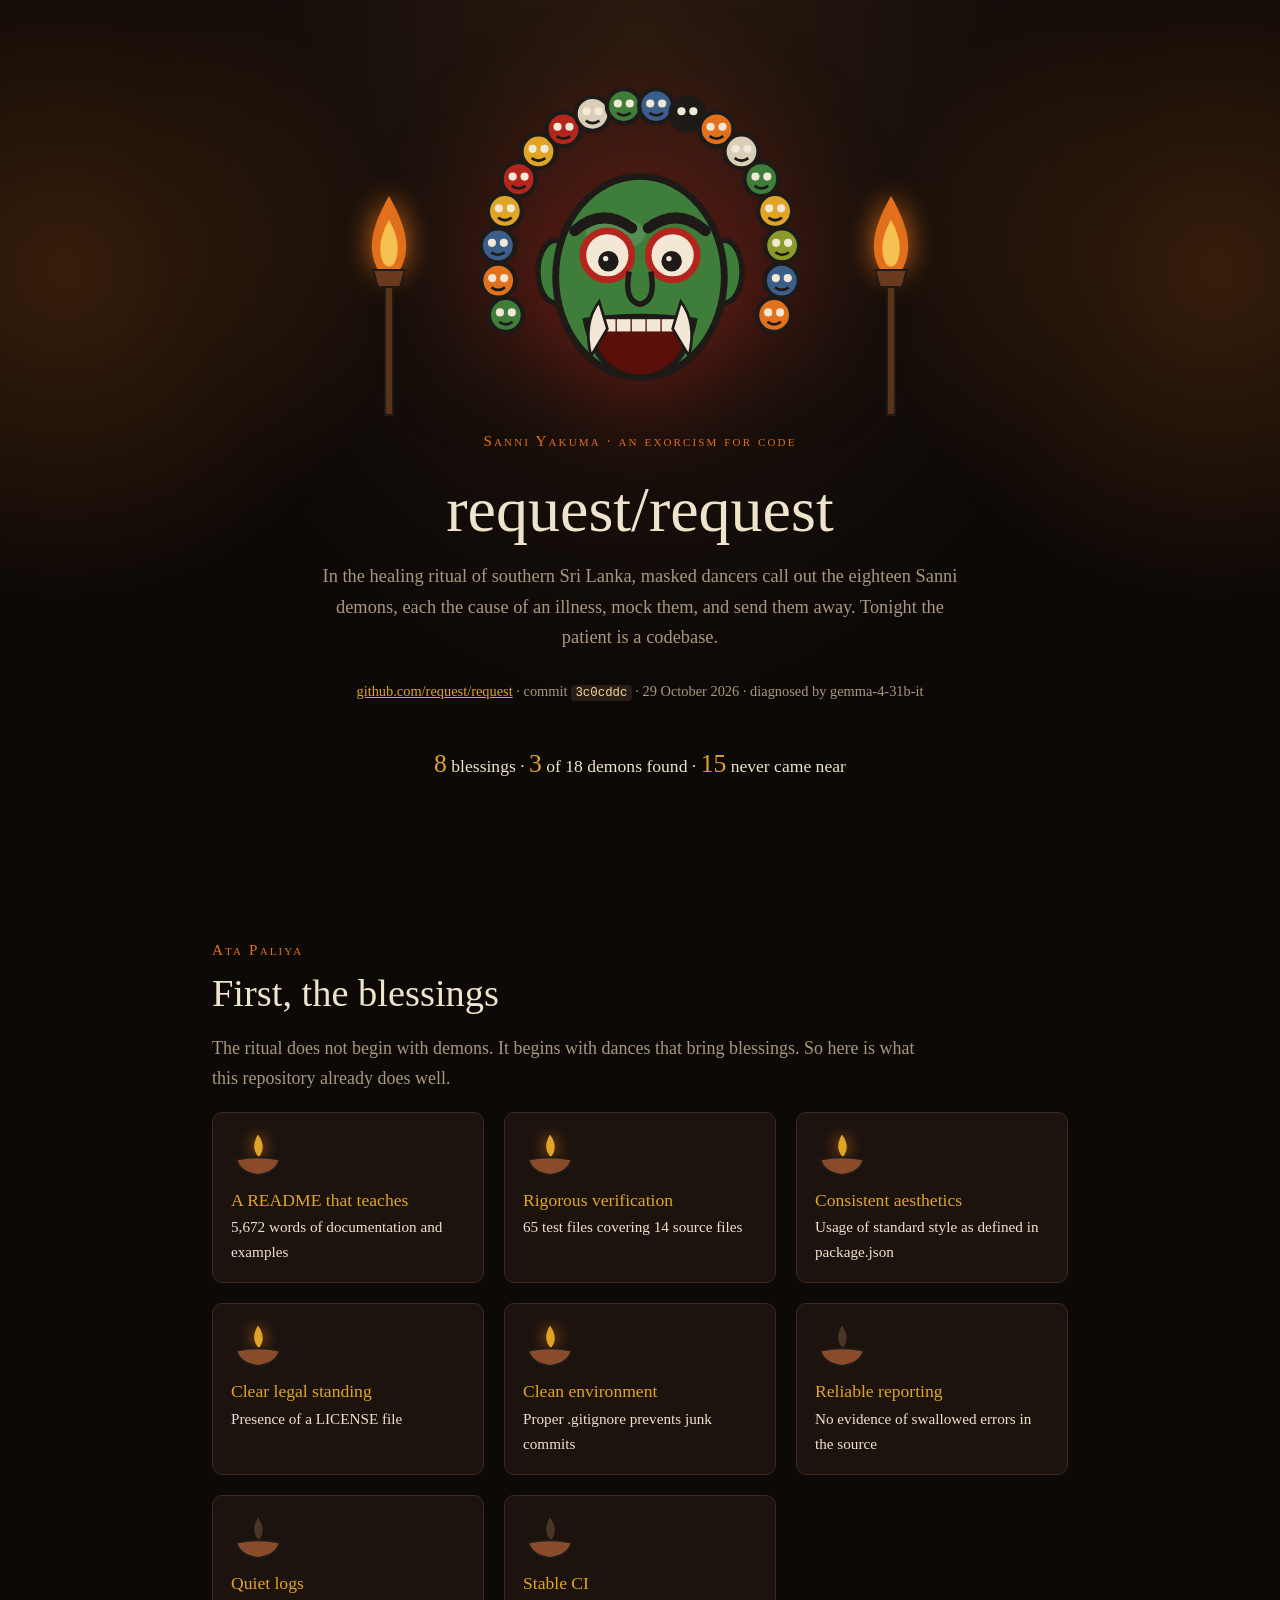
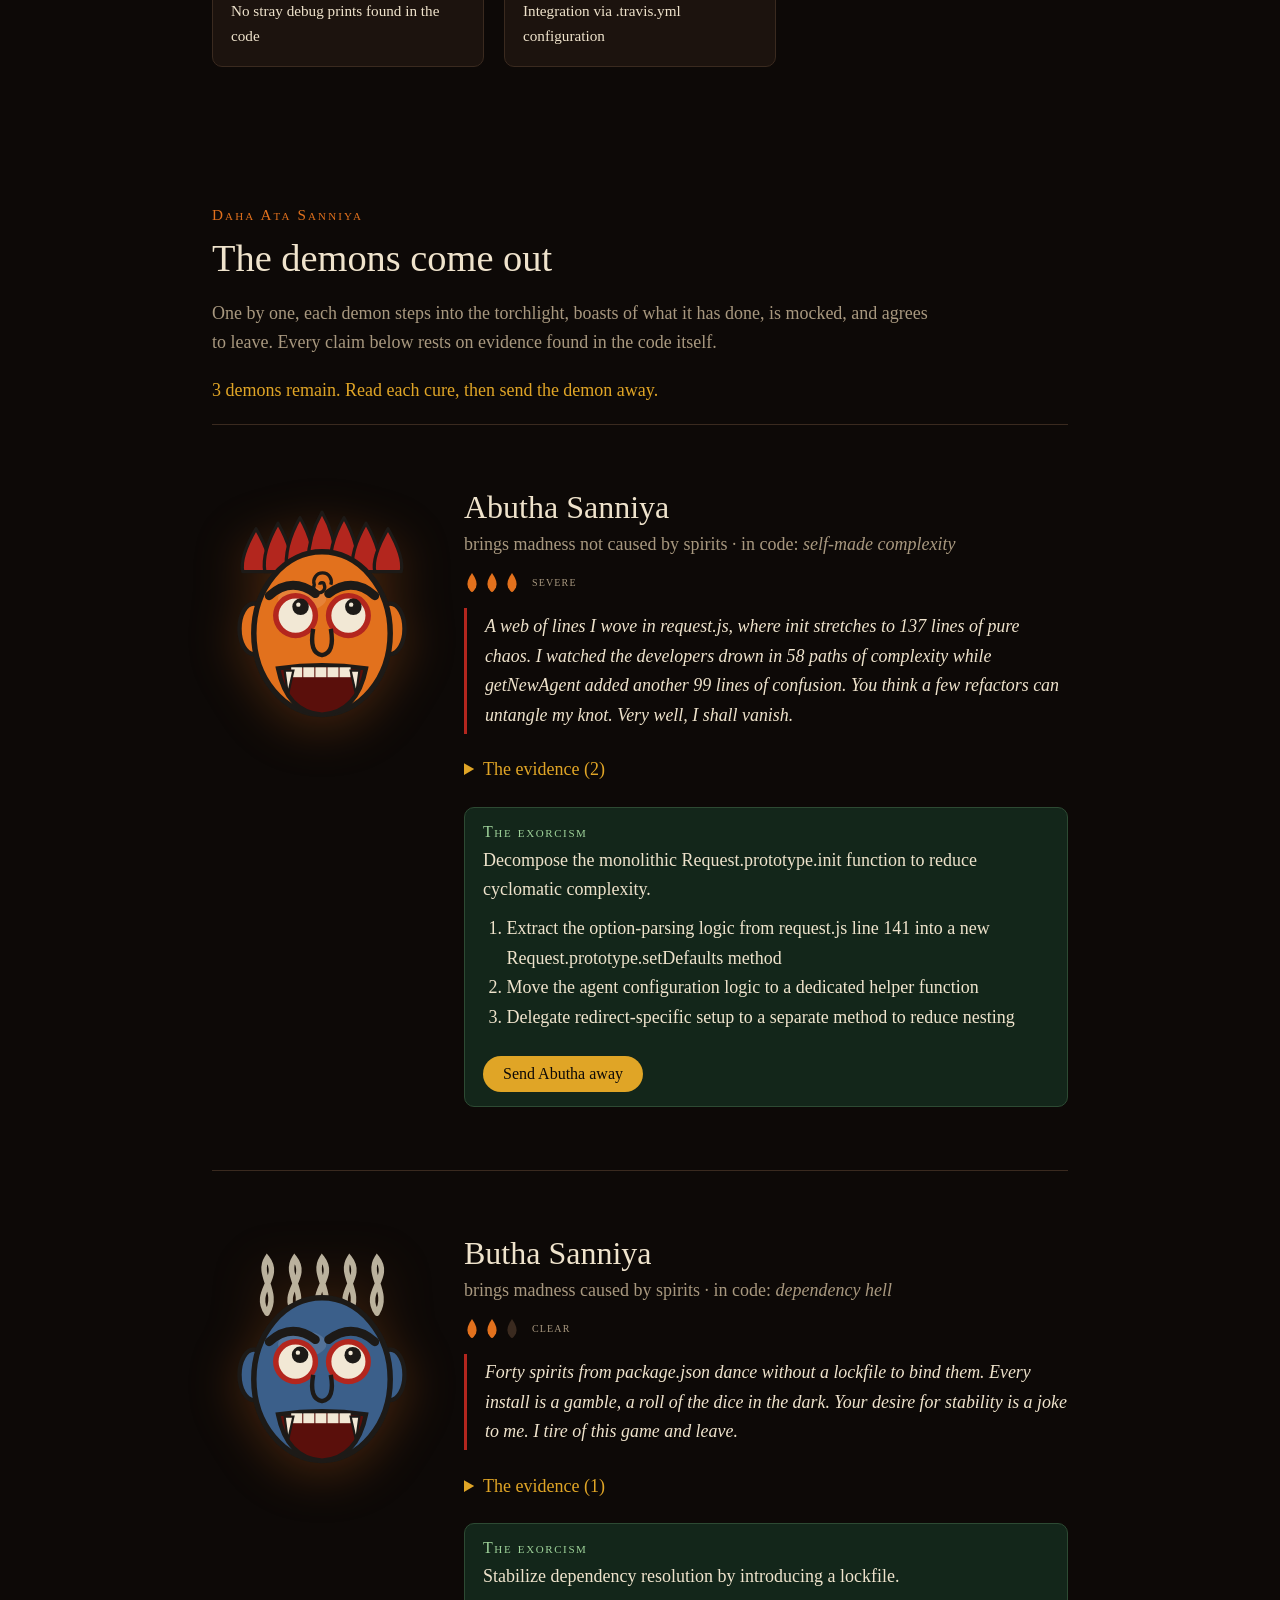
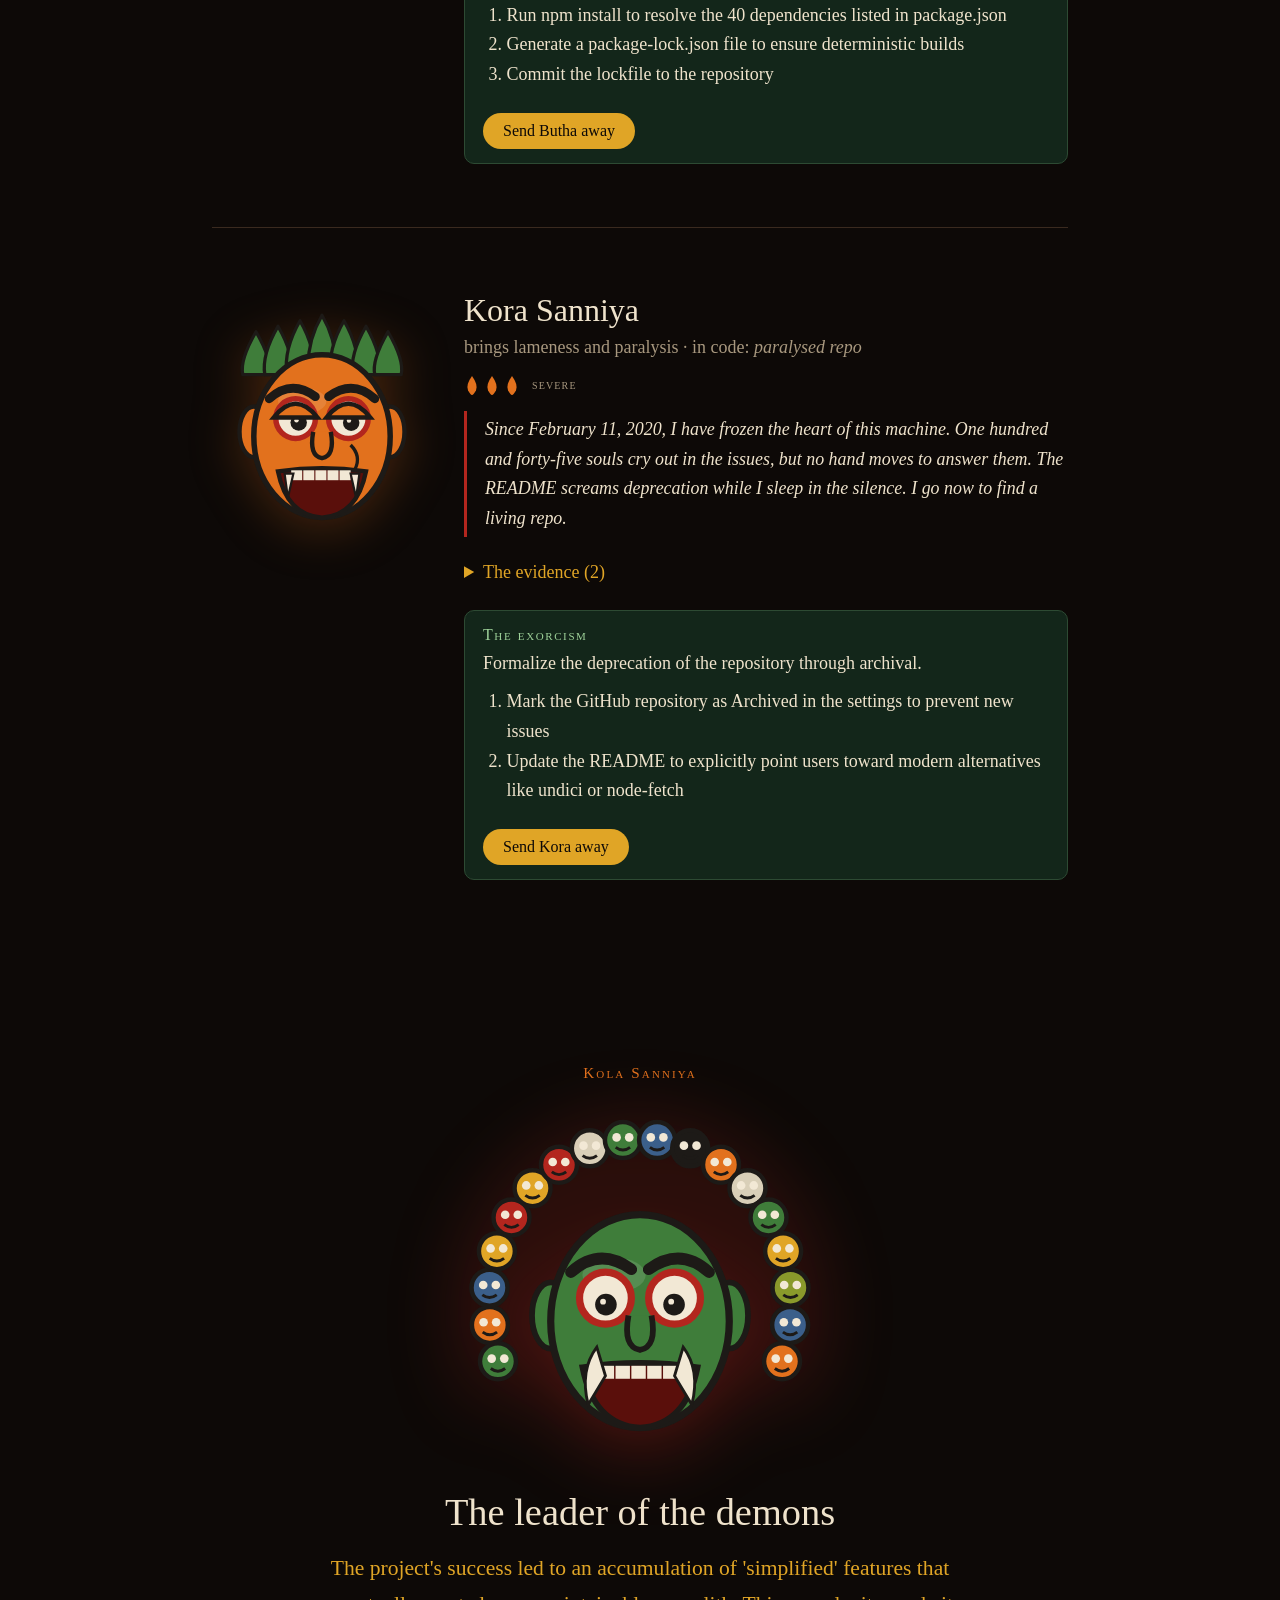
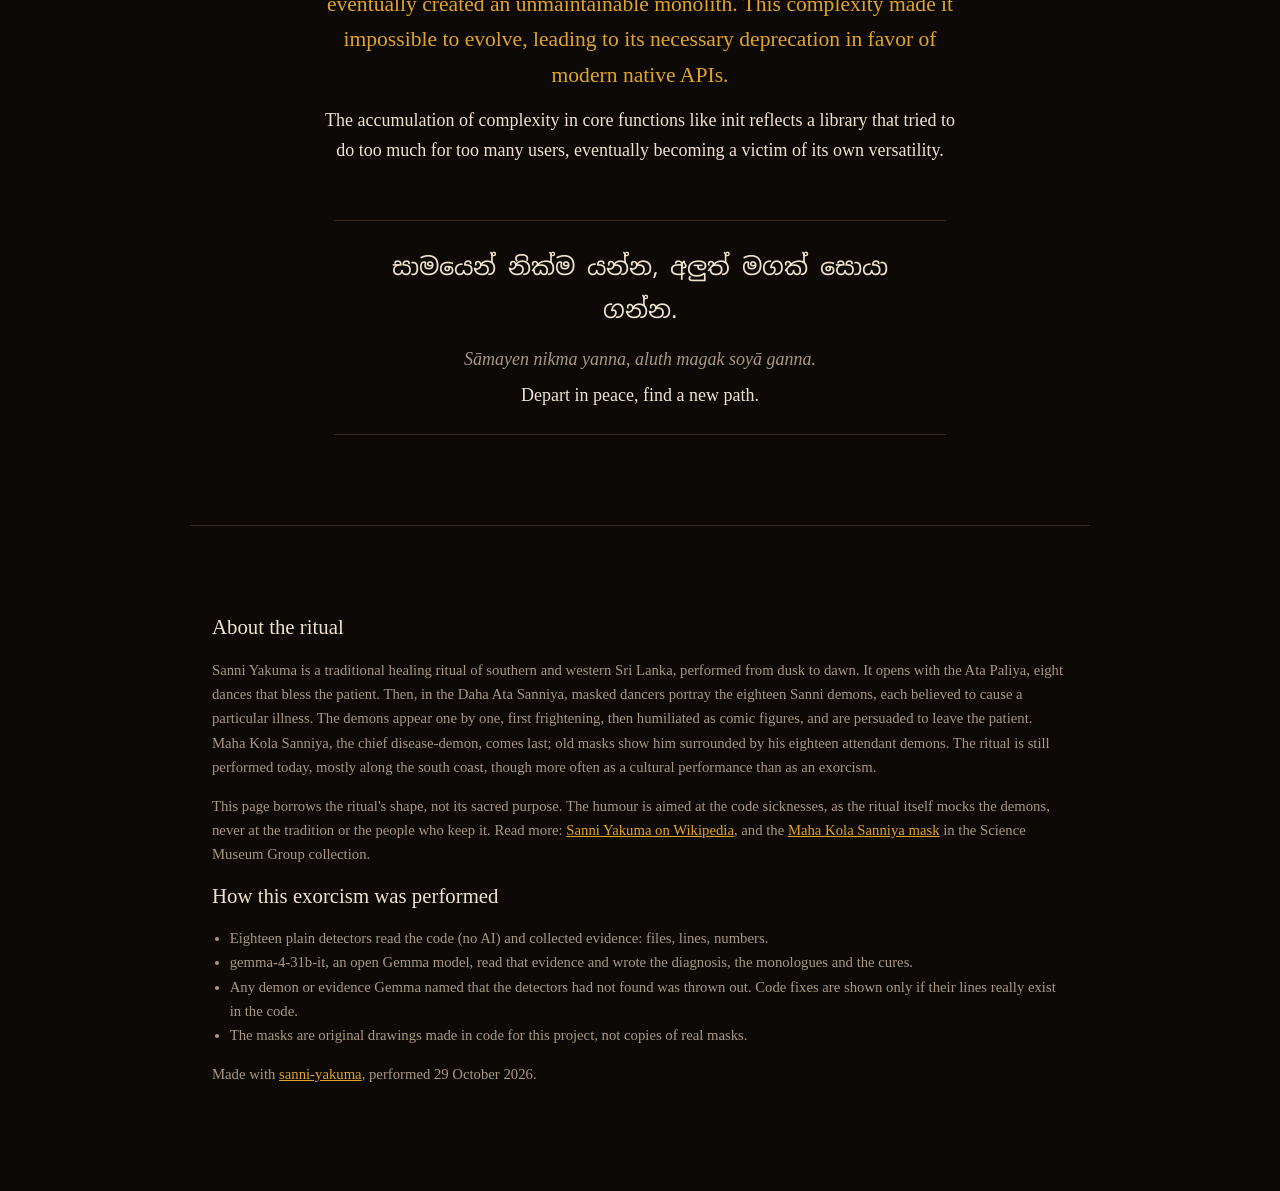
<file: docs/request-request.html>
<!DOCTYPE html>
<html lang="en">
<head>
<meta charset="utf-8">
<meta name="viewport" content="width=device-width, initial-scale=1">
<title>Sanni Yakuma · request/request</title>
<meta name="description" content="An exorcism for the code of request/request, after the Sanni Yakuma healing ritual of southern Sri Lanka.">
<link rel="preconnect" href="https://fonts.googleapis.com">
<link rel="preconnect" href="https://fonts.gstatic.com" crossorigin>
<link href="https://fonts.googleapis.com/css2?family=Noto+Sans+Sinhala:wght@400;600&display=swap" rel="stylesheet">
<style>
/* Shared by the ritual page and the Hall of Masks. */
:root {
  --night: #0d0907; --wood: #1c130e; --ember: #e2711d; --gold: #e0a526; --red: #b3261e;
  --leaf: #3f7d3a; --cream: #efe3cc; --dim: #a8987f; --line: #3a2a1f;
  --serif: "Iowan Old Style", "Palatino Linotype", Palatino, Georgia, serif;
  --mono: ui-monospace, "SF Mono", Menlo, Consolas, monospace;
  --sinhala: "Noto Sans Sinhala", "Sinhala Sangam MN", "Iskoola Pota", sans-serif;
}
* { box-sizing: border-box; }
html { background: var(--night); }
body {
  margin: 0; color: var(--cream); font: 18px/1.65 var(--serif);
  background: radial-gradient(ellipse at 50% 0%, #2a1a10 0%, var(--night) 55%) fixed;
}
/* Torch light from both sides of the stage. */
body::before, body::after {
  content: ""; position: fixed; top: -10vh; width: 60vw; height: min(80vh, 800px); pointer-events: none; z-index: 0;
  background: radial-gradient(circle, rgba(226,113,29,.20) 0%, rgba(226,113,29,0) 65%);
  animation: flicker 3.7s infinite;
}
body::before { left: -25vw; }
body::after { right: -25vw; animation-duration: 4.3s; animation-delay: -1.2s; }
@keyframes flicker {
  0%, 100% { opacity: .85; } 12% { opacity: 1; } 20% { opacity: .7; } 34% { opacity: .95; }
  52% { opacity: .78; } 68% { opacity: 1; } 81% { opacity: .82; }
}
main, header, footer { position: relative; z-index: 1; max-width: 900px; margin: 0 auto; padding: 0 22px; }
a { color: var(--gold); }
code { font: .86em var(--mono); background: #2a1d15; padding: .1em .35em; border-radius: 4px; color: #f6d79a; }
h1, h2, h3, h4 { font-weight: normal; line-height: 1.2; }
.kicker { font-variant: small-caps; letter-spacing: .14em; color: var(--ember); font-size: .95rem; margin: 0; }

/* Living masks: crowns flicker, spiral eyes turn, masks sway like dancers. */
.crown { transform-box: fill-box; transform-origin: 50% 100%; animation: crown 2.6s ease-in-out infinite; }
@keyframes crown {
  0%, 100% { transform: scaleY(1); } 30% { transform: scaleY(1.06) skewX(-1.5deg); } 65% { transform: scaleY(.97) skewX(1deg); }
}
.spiral { transform-box: fill-box; transform-origin: center; animation: spin 7s linear infinite; }
@keyframes spin { to { transform: rotate(360deg); } }
.sway { transform-origin: 50% 85%; animation: sway 5.5s ease-in-out infinite; }
@keyframes sway { 0%, 100% { transform: rotate(-1.6deg); } 50% { transform: rotate(1.6deg) translateY(-3px); } }
.pupil { transition: transform .3s ease-out; }
@media (prefers-reduced-motion: reduce) {
  .crown, .spiral, .sway { animation: none; }
  .pupil { transition: none; }
}
/* Opening */
header.stage { text-align: center; padding-top: clamp(48px, 12vh, 140px); padding-bottom: clamp(24px, 6vh, 70px); }
header.stage h1 { font-size: clamp(2.2rem, 6vw, 4rem); margin: .3em 0 .2em; word-break: break-word; }
header.stage .lede { font-size: 1.15rem; color: var(--dim); max-width: 36em; margin: 0 auto 1.5em; }
.meta { font-size: .9rem; color: var(--dim); }
.meta span + span::before { content: " · "; }
.tally { margin-top: 2.2em; font-size: 1.1rem; }
.tally strong { color: var(--gold); font-weight: normal; font-size: 1.6rem; }

section { padding: clamp(40px, 9vh, 110px) 0 clamp(20px, 4vh, 50px); }
section > h2 { font-size: clamp(1.7rem, 4vw, 2.4rem); margin: .2em 0 .4em; }
section > .intro { color: var(--dim); max-width: 40em; }

/* Ata Paliya: blessings as oil lamps */
.lamps { list-style: none; padding: 0; display: grid; grid-template-columns: repeat(auto-fill, minmax(250px, 1fr)); gap: 20px; }
.lamp { background: var(--wood); border: 1px solid var(--line); border-radius: 10px; padding: 16px 18px 18px; }
.lamp svg { width: 54px; height: 54px; display: block; }
.lamp .flame { fill: #4a3626; transition: fill 1.2s, filter 1.2s; }
.lamp.lit .flame, .no-js .lamp .flame { fill: var(--gold); filter: drop-shadow(0 0 8px var(--ember)); }
.lamp h3 { font-size: 1.1rem; margin: .4em 0 .2em; color: var(--gold); }
.lamp p { margin: 0; font-size: .95rem; color: var(--cream); }

/* Daha Ata Sanniya: the demons */
.demon { display: grid; grid-template-columns: 220px minmax(0, 1fr); gap: 32px; padding: clamp(32px, 7vh, 90px) 0; border-top: 1px solid var(--line); }
.demon .body { min-width: 0; }
.demon .mask svg { width: 100%; height: auto; filter: drop-shadow(0 10px 24px rgba(226,113,29,.25)); }
.demon h3 { font-size: 2rem; margin: 0; }
.demon .illness { color: var(--dim); margin: .2em 0 .6em; }
.flames { display: flex; gap: 4px; align-items: center; margin-bottom: 1em; font-size: .9rem; color: var(--dim); }
.flames svg { width: 16px; height: 21px; fill: var(--ember); }
.flames svg.off { fill: #3a2a1f; }
.flames span { margin-left: 8px; font-variant: small-caps; letter-spacing: .08em; }
blockquote.monologue {
  margin: 0 0 1.2em; padding: .2em 0 .2em 1em; border-left: 3px solid var(--red);
  font-style: italic; font-size: 1.12rem;
}
details { margin: 0 0 1.2em; }
summary { cursor: pointer; color: var(--gold); }
.evidence { list-style: none; padding: 0; margin: .6em 0 0; font-size: .92rem; }
.evidence li { padding: 6px 0; border-bottom: 1px dashed var(--line); }
.evidence .eid { color: var(--dim); font: .8em var(--mono); margin-right: .5em; }
.evidence .note { color: var(--dim); }
.exorcism { background: #13261a; border: 1px solid #2d4a33; border-radius: 10px; padding: 14px 18px; }
.exorcism h4 { margin: 0 0 .3em; color: #9fd39a; font-variant: small-caps; letter-spacing: .1em; font-size: 1rem; }
.exorcism p { margin: 0 0 .5em; }
.exorcism ol { margin: 0 0 .5em; padding-left: 1.3em; }
pre.diff { margin: .8em 0 0; padding: 12px; overflow-x: auto; background: #0b0f0b; border-radius: 6px; font: 13px/1.5 var(--mono); }
pre.diff .add { color: #8fdc8a; } pre.diff .del { color: #ef8a80; }
pre.diff .hunk { color: #7aa6d6; } pre.diff .file { color: var(--dim); } pre.diff .ctx { color: #c9bda8; }
pre.diff span { display: block; white-space: pre; }
.none { color: var(--dim); font-style: italic; }

/* The spared */
.spared { display: grid; grid-template-columns: repeat(auto-fill, minmax(190px, 1fr)); gap: 16px; list-style: none; padding: 0; }
.spared li { display: flex; gap: 10px; align-items: center; font-size: .88rem; color: var(--dim); }
.spared svg { width: 56px; flex: none; opacity: .75; }
.spared strong { color: var(--cream); font-weight: normal; display: block; }

/* Kola Sanniya */
#kola { text-align: center; }
#kola .mask svg { width: min(360px, 80vw); height: auto; filter: drop-shadow(0 12px 40px rgba(179,38,30,.45)); }
#kola .root { font-size: 1.35rem; max-width: 30em; margin: .6em auto; color: var(--gold); }
#kola .explanation { max-width: 36em; margin: 0 auto; color: var(--cream); }
.verse { margin: 3em auto 0; max-width: 34em; padding: 24px; border-top: 1px solid var(--line); border-bottom: 1px solid var(--line); }
.verse .si { font: 1.5rem/1.8 var(--sinhala); margin: 0; white-space: pre-line; }
.verse .tr { color: var(--dim); font-style: italic; margin: .8em 0 .3em; white-space: pre-line; }
.verse .en { margin: 0; white-space: pre-line; }

footer { padding: clamp(40px, 8vh, 100px) 22px clamp(50px, 10vh, 120px); color: var(--dim); font-size: .92rem; border-top: 1px solid var(--line); margin-top: 6vh; }
footer h2 { color: var(--cream); font-size: 1.3rem; }
footer ul { padding-left: 1.2em; }

/* The opening stage: Kola Sanniya presides between two torches, embers rising. */
header.stage { padding-top: clamp(24px, 6vh, 70px); }
.stage-set { position: relative; display: flex; align-items: flex-end; justify-content: center; gap: clamp(8px, 4vw, 56px); margin: 0 auto 8px; }
.stage-set .hero-mask svg { width: min(340px, 58vw); height: auto; display: block; filter: drop-shadow(0 18px 50px rgba(179,38,30,.5)); }
.torch { width: clamp(34px, 6vw, 60px); height: auto; overflow: visible; }
.torch .flame-outer, .torch .flame-inner { transform-box: fill-box; transform-origin: 50% 100%; }
.torch .flame-outer { animation: flame 1.3s ease-in-out infinite alternate; filter: drop-shadow(0 0 14px rgba(226,113,29,.9)); }
.torch .flame-inner { animation: flame .8s ease-in-out infinite alternate-reverse; }
@keyframes flame {
  0% { transform: scale(1, 1) skewX(0); } 50% { transform: scale(.93, 1.09) skewX(-3deg); } 100% { transform: scale(1.05, .94) skewX(2deg); }
}
.embers { position: absolute; inset: 0; pointer-events: none; overflow: hidden; }
.ember { position: absolute; bottom: 10%; width: 3px; height: 3px; border-radius: 50%; background: #f6c453;
  box-shadow: 0 0 6px 2px rgba(226,113,29,.8); opacity: 0; animation: rise linear infinite; }
@keyframes rise {
  0% { transform: translate(0, 0); opacity: 0; } 10% { opacity: 1; }
  100% { transform: translate(var(--drift), -60vh); opacity: 0; }
}

/* Sending a demon away: the mask turns to smoke and leaves the stage. */
.banish { margin-top: 14px; font: 1rem var(--serif); color: var(--night); background: var(--gold); border: 0; border-radius: 999px;
  padding: 9px 20px; cursor: pointer; box-shadow: 0 0 0 0 rgba(224,165,38,.6); animation: call 2.4s infinite; }
.banish:hover { background: #f6c453; }
.banish:focus-visible { outline: 2px solid var(--cream); outline-offset: 3px; }
.banish[disabled] { background: #2d4a33; color: #9fd39a; cursor: default; animation: none; }
@keyframes call { 0% { box-shadow: 0 0 0 0 rgba(224,165,38,.5); } 70%, 100% { box-shadow: 0 0 0 14px rgba(224,165,38,0); } }
.no-js .banish, .no-js .remaining { display: none; }
.demon .mask { position: relative; }
.demon.banished .mask svg { animation: depart 1.8s ease-in forwards; }
@keyframes depart {
  0% { transform: none; filter: none; opacity: 1; }
  25% { transform: translateY(-8px) rotate(-5deg); }
  100% { transform: translate(40px, -110px) rotate(14deg) scale(.55); filter: blur(7px) grayscale(1); opacity: 0; }
}
.puff { position: absolute; left: 50%; top: 45%; width: 70px; height: 70px; border-radius: 50%; pointer-events: none;
  background: radial-gradient(circle, rgba(225,214,195,.6), rgba(225,214,195,0) 70%); animation: puff 1.9s ease-out forwards; }
@keyframes puff {
  from { transform: translate(-50%, -50%) scale(.3); opacity: .95; }
  to { transform: translate(calc(-50% + var(--dx)), calc(-50% + var(--dy))) scale(2.6); opacity: 0; }
}
.demon.banished .mask::after { content: attr(data-gone); position: absolute; left: 0; right: 0; top: 40%; text-align: center;
  color: var(--dim); font-style: italic; opacity: 0; animation: appear 1s 1.5s forwards; }
@keyframes appear { to { opacity: 1; } }
.demon.banished .exorcism { border-color: #4f8a5a; box-shadow: 0 0 34px rgba(159,211,154,.22); transition: box-shadow 1s, border-color 1s; }
.remaining { color: var(--gold); margin-top: 1em; }
.all-gone #kola .mask svg { filter: drop-shadow(0 12px 60px rgba(224,165,38,.6)); transition: filter 2s; }

/* Long code and paths must wrap, never widen the page on a phone. */
.evidence li, .lamp p, .exorcism li, .exorcism p { overflow-wrap: anywhere; }

/* Demons walk on as you scroll (only when JS runs). */
.js .reveal { opacity: 0; transform: translateY(40px); transition: opacity 1s ease, transform 1s ease; }
.js .reveal.seen { opacity: 1; transform: none; }

@media (max-width: 680px) {
  .demon { grid-template-columns: minmax(0, 1fr); gap: 12px; }
  .demon .mask svg { width: 170px; }
}
@media (prefers-reduced-motion: reduce) {
  body::before, body::after { animation: none; }
  .js .reveal { opacity: 1; transform: none; transition: none; }
  .lamp .flame { transition: none; }
  .torch .flame-outer, .torch .flame-inner, .ember, .banish { animation: none; }
  .ember { display: none; }
  .demon.banished .mask svg { animation: none; opacity: .15; }
  .puff { display: none; }
}
</style>
</head>
<body class="no-js">
<script>document.body.classList.remove("no-js"); document.documentElement.classList.add("js");</script>

<header class="stage">
  <div class="stage-set">
    <div class="embers" aria-hidden="true">
<span class="ember" style="left: 8%; --drift: -30px; animation-duration: 5s; animation-delay: -0.0s"></span><span class="ember" style="left: 45%; --drift: -7px; animation-duration: 6s; animation-delay: -0.9s"></span><span class="ember" style="left: 82%; --drift: 16px; animation-duration: 7s; animation-delay: -1.8s"></span><span class="ember" style="left: 35%; --drift: -21px; animation-duration: 8s; animation-delay: -2.7s"></span><span class="ember" style="left: 72%; --drift: 2px; animation-duration: 9s; animation-delay: -3.6s"></span><span class="ember" style="left: 25%; --drift: 25px; animation-duration: 5s; animation-delay: -4.5s"></span><span class="ember" style="left: 62%; --drift: -12px; animation-duration: 6s; animation-delay: -5.4s"></span><span class="ember" style="left: 15%; --drift: 11px; animation-duration: 7s; animation-delay: -6.3s"></span><span class="ember" style="left: 52%; --drift: -26px; animation-duration: 8s; animation-delay: -0.20000000000000018s"></span><span class="ember" style="left: 89%; --drift: -3px; animation-duration: 9s; animation-delay: -1.0999999999999996s"></span><span class="ember" style="left: 42%; --drift: 20px; animation-duration: 5s; animation-delay: -2.0s"></span><span class="ember" style="left: 79%; --drift: -17px; animation-duration: 6s; animation-delay: -2.9000000000000004s"></span><span class="ember" style="left: 32%; --drift: 6px; animation-duration: 7s; animation-delay: -3.8000000000000007s"></span><span class="ember" style="left: 69%; --drift: 29px; animation-duration: 8s; animation-delay: -4.700000000000001s"></span><span class="ember" style="left: 22%; --drift: -8px; animation-duration: 9s; animation-delay: -5.6s"></span><span class="ember" style="left: 59%; --drift: 15px; animation-duration: 5s; animation-delay: -6.5s"></span>    </div>
    <svg class="torch" viewBox="0 0 60 230" aria-hidden="true">
        <g class="flame-outer"><path d="M30,6 C46,34 52,56 43,76 C38,87 22,87 17,76 C8,56 14,34 30,6 Z" fill="#e2711d"/></g>
        <g class="flame-inner"><path d="M30,30 C39,46 41,60 36,72 C33,78 27,78 24,72 C19,60 21,46 30,30 Z" fill="#f6c453"/></g>
        <path d="M14,80 L46,80 L41,97 L19,97 Z" fill="#6b3a1f" stroke="#1d1a17" stroke-width="2"/>
        <rect x="26" y="97" width="8" height="128" fill="#5a3418" stroke="#1d1a17" stroke-width="2"/>
      </svg>
    <div class="hero-mask sway"><svg xmlns="http://www.w3.org/2000/svg" viewBox="0 0 200 215" role="img" aria-label="Kola Sanniya mask"><title>Kola Sanniya mask</title><g class="ring"><g><circle cx="21.1" cy="153.5" r="10" fill="#3f7d3a" stroke="#1d1a17" stroke-width="2.5"/><circle cx="17.6" cy="152.0" r="2.4" fill="#f2e8d5"/><circle cx="24.6" cy="152.0" r="2.4" fill="#f2e8d5"/><path d="M17.1,157.5 Q21.1,160.5 25.1,157.5" stroke="#1d1a17" stroke-width="1.6" fill="none"/></g><g><circle cx="16.6" cy="133.3" r="10" fill="#e2711d" stroke="#1d1a17" stroke-width="2.5"/><circle cx="13.1" cy="131.8" r="2.4" fill="#f2e8d5"/><circle cx="20.1" cy="131.8" r="2.4" fill="#f2e8d5"/><path d="M12.6,137.3 Q16.6,140.3 20.6,137.3" stroke="#1d1a17" stroke-width="1.6" fill="none"/></g><g><circle cx="16.4" cy="112.6" r="10" fill="#3b5f8a" stroke="#1d1a17" stroke-width="2.5"/><circle cx="12.9" cy="111.1" r="2.4" fill="#f2e8d5"/><circle cx="19.9" cy="111.1" r="2.4" fill="#f2e8d5"/><path d="M12.4,116.6 Q16.4,119.6 20.4,116.6" stroke="#1d1a17" stroke-width="1.6" fill="none"/></g><g><circle cx="20.5" cy="92.3" r="10" fill="#e0a526" stroke="#1d1a17" stroke-width="2.5"/><circle cx="17.0" cy="90.8" r="2.4" fill="#f2e8d5"/><circle cx="24.0" cy="90.8" r="2.4" fill="#f2e8d5"/><path d="M16.5,96.3 Q20.5,99.3 24.5,96.3" stroke="#1d1a17" stroke-width="1.6" fill="none"/></g><g><circle cx="28.6" cy="73.6" r="10" fill="#b3261e" stroke="#1d1a17" stroke-width="2.5"/><circle cx="25.1" cy="72.1" r="2.4" fill="#f2e8d5"/><circle cx="32.1" cy="72.1" r="2.4" fill="#f2e8d5"/><path d="M24.6,77.6 Q28.6,80.6 32.6,77.6" stroke="#1d1a17" stroke-width="1.6" fill="none"/></g><g><circle cx="40.3" cy="57.3" r="10" fill="#e0a526" stroke="#1d1a17" stroke-width="2.5"/><circle cx="36.8" cy="55.8" r="2.4" fill="#f2e8d5"/><circle cx="43.8" cy="55.8" r="2.4" fill="#f2e8d5"/><path d="M36.3,61.3 Q40.3,64.3 44.3,61.3" stroke="#1d1a17" stroke-width="1.6" fill="none"/></g><g><circle cx="55.0" cy="44.3" r="10" fill="#b3261e" stroke="#1d1a17" stroke-width="2.5"/><circle cx="51.5" cy="42.8" r="2.4" fill="#f2e8d5"/><circle cx="58.5" cy="42.8" r="2.4" fill="#f2e8d5"/><path d="M51.0,48.3 Q55.0,51.3 59.0,48.3" stroke="#1d1a17" stroke-width="1.6" fill="none"/></g><g><circle cx="72.1" cy="35.2" r="10" fill="#d9cfb8" stroke="#1d1a17" stroke-width="2.5"/><circle cx="68.6" cy="33.7" r="2.4" fill="#f2e8d5"/><circle cx="75.6" cy="33.7" r="2.4" fill="#f2e8d5"/><path d="M68.1,39.2 Q72.1,42.2 76.1,39.2" stroke="#1d1a17" stroke-width="1.6" fill="none"/></g><g><circle cx="90.5" cy="30.6" r="10" fill="#3f7d3a" stroke="#1d1a17" stroke-width="2.5"/><circle cx="87.0" cy="29.1" r="2.4" fill="#f2e8d5"/><circle cx="94.0" cy="29.1" r="2.4" fill="#f2e8d5"/><path d="M86.5,34.6 Q90.5,37.6 94.5,34.6" stroke="#1d1a17" stroke-width="1.6" fill="none"/></g><g><circle cx="109.5" cy="30.6" r="10" fill="#3b5f8a" stroke="#1d1a17" stroke-width="2.5"/><circle cx="106.0" cy="29.1" r="2.4" fill="#f2e8d5"/><circle cx="113.0" cy="29.1" r="2.4" fill="#f2e8d5"/><path d="M105.5,34.6 Q109.5,37.6 113.5,34.6" stroke="#1d1a17" stroke-width="1.6" fill="none"/></g><g><circle cx="127.9" cy="35.2" r="10" fill="#1d1a17" stroke="#1d1a17" stroke-width="2.5"/><circle cx="124.4" cy="33.7" r="2.4" fill="#f2e8d5"/><circle cx="131.4" cy="33.7" r="2.4" fill="#f2e8d5"/><path d="M123.9,39.2 Q127.9,42.2 131.9,39.2" stroke="#1d1a17" stroke-width="1.6" fill="none"/></g><g><circle cx="145.0" cy="44.3" r="10" fill="#e2711d" stroke="#1d1a17" stroke-width="2.5"/><circle cx="141.5" cy="42.8" r="2.4" fill="#f2e8d5"/><circle cx="148.5" cy="42.8" r="2.4" fill="#f2e8d5"/><path d="M141.0,48.3 Q145.0,51.3 149.0,48.3" stroke="#1d1a17" stroke-width="1.6" fill="none"/></g><g><circle cx="159.7" cy="57.3" r="10" fill="#d9cfb8" stroke="#1d1a17" stroke-width="2.5"/><circle cx="156.2" cy="55.8" r="2.4" fill="#f2e8d5"/><circle cx="163.2" cy="55.8" r="2.4" fill="#f2e8d5"/><path d="M155.7,61.3 Q159.7,64.3 163.7,61.3" stroke="#1d1a17" stroke-width="1.6" fill="none"/></g><g><circle cx="171.4" cy="73.6" r="10" fill="#3f7d3a" stroke="#1d1a17" stroke-width="2.5"/><circle cx="167.9" cy="72.1" r="2.4" fill="#f2e8d5"/><circle cx="174.9" cy="72.1" r="2.4" fill="#f2e8d5"/><path d="M167.4,77.6 Q171.4,80.6 175.4,77.6" stroke="#1d1a17" stroke-width="1.6" fill="none"/></g><g><circle cx="179.5" cy="92.3" r="10" fill="#e0a526" stroke="#1d1a17" stroke-width="2.5"/><circle cx="176.0" cy="90.8" r="2.4" fill="#f2e8d5"/><circle cx="183.0" cy="90.8" r="2.4" fill="#f2e8d5"/><path d="M175.5,96.3 Q179.5,99.3 183.5,96.3" stroke="#1d1a17" stroke-width="1.6" fill="none"/></g><g><circle cx="183.6" cy="112.6" r="10" fill="#8a9a2b" stroke="#1d1a17" stroke-width="2.5"/><circle cx="180.1" cy="111.1" r="2.4" fill="#f2e8d5"/><circle cx="187.1" cy="111.1" r="2.4" fill="#f2e8d5"/><path d="M179.6,116.6 Q183.6,119.6 187.6,116.6" stroke="#1d1a17" stroke-width="1.6" fill="none"/></g><g><circle cx="183.4" cy="133.3" r="10" fill="#3b5f8a" stroke="#1d1a17" stroke-width="2.5"/><circle cx="179.9" cy="131.8" r="2.4" fill="#f2e8d5"/><circle cx="186.9" cy="131.8" r="2.4" fill="#f2e8d5"/><path d="M179.4,137.3 Q183.4,140.3 187.4,137.3" stroke="#1d1a17" stroke-width="1.6" fill="none"/></g><g><circle cx="178.9" cy="153.5" r="10" fill="#e2711d" stroke="#1d1a17" stroke-width="2.5"/><circle cx="175.4" cy="152.0" r="2.4" fill="#f2e8d5"/><circle cx="182.4" cy="152.0" r="2.4" fill="#f2e8d5"/><path d="M174.9,157.5 Q178.9,160.5 182.9,157.5" stroke="#1d1a17" stroke-width="1.6" fill="none"/></g></g><g transform="translate(100 128) scale(0.8) translate(-100 -128)"><ellipse cx="38" cy="128" rx="13" ry="23" fill="#3f7d3a" stroke="#1d1a17" stroke-width="4"/><ellipse cx="162" cy="128" rx="13" ry="23" fill="#3f7d3a" stroke="#1d1a17" stroke-width="4"/><ellipse cx="100" cy="132" rx="62" ry="74" fill="#3f7d3a" stroke="#1d1a17" stroke-width="5"/><ellipse cx="82" cy="100" rx="22" ry="12" fill="#ffffff" opacity="0.12"/><path d="M52,98 Q72,80 94,96" stroke="#1d1a17" stroke-width="8" fill="none" stroke-linecap="round"/><path d="M106,96 Q128,80 148,98" stroke="#1d1a17" stroke-width="8" fill="none" stroke-linecap="round"/><circle cx="76" cy="116" r="18" fill="#f2e8d5" stroke="#b3261e" stroke-width="5"/><g class="pupil" data-cx="76" data-cy="116"><circle cx="76" cy="116" r="7.5" fill="#1d1a17"/><circle cx="74" cy="114" r="2" fill="#f2e8d5"/></g><circle cx="124" cy="116" r="18" fill="#f2e8d5" stroke="#b3261e" stroke-width="5"/><g class="pupil" data-cx="124" data-cy="116"><circle cx="124" cy="116" r="7.5" fill="#1d1a17"/><circle cx="122" cy="114" r="2" fill="#f2e8d5"/></g><path d="M92,128 Q88,150 100,152 Q112,150 108,128" fill="#3f7d3a" stroke="#1d1a17" stroke-width="4"/><path d="M60,164 Q100,158 140,164 Q132,204 100,206 Q68,204 60,164 Z" fill="#5a0f0b" stroke="#1d1a17" stroke-width="4"/><rect x="72" y="163" width="10" height="9" fill="#f2e8d5"/><rect x="83" y="163" width="10" height="9" fill="#f2e8d5"/><rect x="94" y="163" width="10" height="9" fill="#f2e8d5"/><rect x="105" y="163" width="10" height="9" fill="#f2e8d5"/><rect x="116" y="163" width="10" height="9" fill="#f2e8d5"/><path d="M64,190 Q58,166 70,150 L76,170 Z" fill="#f2e8d5" stroke="#1d1a17" stroke-width="2"/><path d="M136,190 Q142,166 130,150 L124,170 Z" fill="#f2e8d5" stroke="#1d1a17" stroke-width="2"/></g></svg></div>
    <svg class="torch" viewBox="0 0 60 230" aria-hidden="true">
        <g class="flame-outer"><path d="M30,6 C46,34 52,56 43,76 C38,87 22,87 17,76 C8,56 14,34 30,6 Z" fill="#e2711d"/></g>
        <g class="flame-inner"><path d="M30,30 C39,46 41,60 36,72 C33,78 27,78 24,72 C19,60 21,46 30,30 Z" fill="#f6c453"/></g>
        <path d="M14,80 L46,80 L41,97 L19,97 Z" fill="#6b3a1f" stroke="#1d1a17" stroke-width="2"/>
        <rect x="26" y="97" width="8" height="128" fill="#5a3418" stroke="#1d1a17" stroke-width="2"/>
      </svg>
  </div>
  <p class="kicker">Sanni Yakuma · an exorcism for code</p>
  <h1>request/request</h1>
  <p class="lede">
    In the healing ritual of southern Sri Lanka, masked dancers call out the eighteen Sanni demons,
    each the cause of an illness, mock them, and send them away. Tonight the patient is a codebase.
  </p>
  <p class="meta">
<span><a href="https://github.com/request/request">github.com/request/request</a></span><span>commit <code>3c0cddc</code></span>    <span>29 October 2026</span>
    <span>diagnosed by gemma-4-31b-it</span>
  </p>
  <p class="tally">
    <strong>8</strong> blessings ·
    <strong>3</strong> of 18 demons found ·
    <strong>15</strong> never came near
  </p>
</header>

<main>
  <section id="ata-paliya">
    <p class="kicker">Ata Paliya</p>
    <h2>First, the blessings</h2>
    <p class="intro">
      The ritual does not begin with demons. It begins with dances that bring blessings.
      So here is what this repository already does well.
    </p>
    <ul class="lamps">
      <li class="lamp reveal">
        <svg viewBox="0 0 60 60" aria-hidden="true">
          <path class="flame" d="M30,6 Q40,20 31,31 Q21,21 30,6 Z"/>
          <path d="M6,34 Q30,29 54,34 Q50,49 30,51 Q10,49 6,34 Z" fill="#8a4b2a" stroke="#1d1a17" stroke-width="2"/>
        </svg>
        <h3>A README that teaches</h3>
        <p>5,672 words of documentation and examples</p>
      </li>
      <li class="lamp reveal">
        <svg viewBox="0 0 60 60" aria-hidden="true">
          <path class="flame" d="M30,6 Q40,20 31,31 Q21,21 30,6 Z"/>
          <path d="M6,34 Q30,29 54,34 Q50,49 30,51 Q10,49 6,34 Z" fill="#8a4b2a" stroke="#1d1a17" stroke-width="2"/>
        </svg>
        <h3>Rigorous verification</h3>
        <p>65 test files covering 14 source files</p>
      </li>
      <li class="lamp reveal">
        <svg viewBox="0 0 60 60" aria-hidden="true">
          <path class="flame" d="M30,6 Q40,20 31,31 Q21,21 30,6 Z"/>
          <path d="M6,34 Q30,29 54,34 Q50,49 30,51 Q10,49 6,34 Z" fill="#8a4b2a" stroke="#1d1a17" stroke-width="2"/>
        </svg>
        <h3>Consistent aesthetics</h3>
        <p>Usage of standard style as defined in package.json</p>
      </li>
      <li class="lamp reveal">
        <svg viewBox="0 0 60 60" aria-hidden="true">
          <path class="flame" d="M30,6 Q40,20 31,31 Q21,21 30,6 Z"/>
          <path d="M6,34 Q30,29 54,34 Q50,49 30,51 Q10,49 6,34 Z" fill="#8a4b2a" stroke="#1d1a17" stroke-width="2"/>
        </svg>
        <h3>Clear legal standing</h3>
        <p>Presence of a LICENSE file</p>
      </li>
      <li class="lamp reveal">
        <svg viewBox="0 0 60 60" aria-hidden="true">
          <path class="flame" d="M30,6 Q40,20 31,31 Q21,21 30,6 Z"/>
          <path d="M6,34 Q30,29 54,34 Q50,49 30,51 Q10,49 6,34 Z" fill="#8a4b2a" stroke="#1d1a17" stroke-width="2"/>
        </svg>
        <h3>Clean environment</h3>
        <p>Proper .gitignore prevents junk commits</p>
      </li>
      <li class="lamp reveal">
        <svg viewBox="0 0 60 60" aria-hidden="true">
          <path class="flame" d="M30,6 Q40,20 31,31 Q21,21 30,6 Z"/>
          <path d="M6,34 Q30,29 54,34 Q50,49 30,51 Q10,49 6,34 Z" fill="#8a4b2a" stroke="#1d1a17" stroke-width="2"/>
        </svg>
        <h3>Reliable reporting</h3>
        <p>No evidence of swallowed errors in the source</p>
      </li>
      <li class="lamp reveal">
        <svg viewBox="0 0 60 60" aria-hidden="true">
          <path class="flame" d="M30,6 Q40,20 31,31 Q21,21 30,6 Z"/>
          <path d="M6,34 Q30,29 54,34 Q50,49 30,51 Q10,49 6,34 Z" fill="#8a4b2a" stroke="#1d1a17" stroke-width="2"/>
        </svg>
        <h3>Quiet logs</h3>
        <p>No stray debug prints found in the code</p>
      </li>
      <li class="lamp reveal">
        <svg viewBox="0 0 60 60" aria-hidden="true">
          <path class="flame" d="M30,6 Q40,20 31,31 Q21,21 30,6 Z"/>
          <path d="M6,34 Q30,29 54,34 Q50,49 30,51 Q10,49 6,34 Z" fill="#8a4b2a" stroke="#1d1a17" stroke-width="2"/>
        </svg>
        <h3>Stable CI</h3>
        <p>Integration via .travis.yml configuration</p>
      </li>
    </ul>
  </section>

  <section id="daha-ata-sanniya">
    <p class="kicker">Daha Ata Sanniya</p>
    <h2>The demons come out</h2>
    <p class="intro">
      One by one, each demon steps into the torchlight, boasts of what it has done, is mocked,
      and agrees to leave. Every claim below rests on evidence found in the code itself.
    </p>
<p class="remaining" aria-live="polite" data-count="3">3 demons remain. Read each cure, then send the demon away.</p>
    <article class="demon reveal" id="abutha">
      <div class="mask" data-gone="Abutha has left the patient."><div class="sway" style="animation-delay: -1.3s"><svg xmlns="http://www.w3.org/2000/svg" viewBox="0 0 200 215" role="img" aria-label="Abutha Sanniya mask"><title>Abutha Sanniya mask</title><g class="crown"><path d="M28,76 Q25,63 40,37 Q55,63 52,76 Z" fill="#b3261e" stroke="#1d1a17" stroke-width="3" stroke-linejoin="round"/><path d="M48,76 Q45,58 60,32 Q75,58 72,76 Z" fill="#b3261e" stroke="#1d1a17" stroke-width="3" stroke-linejoin="round"/><path d="M68,76 Q65,53 80,27 Q95,53 92,76 Z" fill="#b3261e" stroke="#1d1a17" stroke-width="3" stroke-linejoin="round"/><path d="M88,76 Q85,48 100,22 Q115,48 112,76 Z" fill="#b3261e" stroke="#1d1a17" stroke-width="3" stroke-linejoin="round"/><path d="M108,76 Q105,53 120,27 Q135,53 132,76 Z" fill="#b3261e" stroke="#1d1a17" stroke-width="3" stroke-linejoin="round"/><path d="M128,76 Q125,58 140,32 Q155,58 152,76 Z" fill="#b3261e" stroke="#1d1a17" stroke-width="3" stroke-linejoin="round"/><path d="M148,76 Q145,63 160,37 Q175,63 172,76 Z" fill="#b3261e" stroke="#1d1a17" stroke-width="3" stroke-linejoin="round"/></g><ellipse cx="38" cy="128" rx="13" ry="23" fill="#e2711d" stroke="#1d1a17" stroke-width="4"/><ellipse cx="162" cy="128" rx="13" ry="23" fill="#e2711d" stroke="#1d1a17" stroke-width="4"/><ellipse cx="100" cy="132" rx="62" ry="74" fill="#e2711d" stroke="#1d1a17" stroke-width="5"/><ellipse cx="82" cy="100" rx="22" ry="12" fill="#ffffff" opacity="0.12"/><path d="M52,98 Q72,80 94,96" stroke="#1d1a17" stroke-width="8" fill="none" stroke-linecap="round"/><path d="M106,96 Q128,80 148,98" stroke="#1d1a17" stroke-width="8" fill="none" stroke-linecap="round"/><circle cx="76" cy="116" r="18" fill="#f2e8d5" stroke="#b3261e" stroke-width="5"/><g class="pupil" data-cx="76" data-cy="108"><circle cx="76" cy="108" r="7.5" fill="#1d1a17"/><circle cx="74" cy="106" r="2" fill="#f2e8d5"/></g><circle cx="124" cy="116" r="18" fill="#f2e8d5" stroke="#b3261e" stroke-width="5"/><g class="pupil" data-cx="124" data-cy="108"><circle cx="124" cy="108" r="7.5" fill="#1d1a17"/><circle cx="122" cy="106" r="2" fill="#f2e8d5"/></g><path d="M92,128 Q88,150 100,152 Q112,150 108,128" fill="#e2711d" stroke="#1d1a17" stroke-width="4"/><path d="M60,164 Q100,158 140,164 Q132,204 100,206 Q68,204 60,164 Z" fill="#5a0f0b" stroke="#1d1a17" stroke-width="4"/><rect x="72" y="163" width="10" height="9" fill="#f2e8d5"/><rect x="83" y="163" width="10" height="9" fill="#f2e8d5"/><rect x="94" y="163" width="10" height="9" fill="#f2e8d5"/><rect x="105" y="163" width="10" height="9" fill="#f2e8d5"/><rect x="116" y="163" width="10" height="9" fill="#f2e8d5"/><path d="M66,166 L74,166 L69,188 Z" fill="#f2e8d5" stroke="#1d1a17" stroke-width="2"/><path d="M126,166 L134,166 L131,188 Z" fill="#f2e8d5" stroke="#1d1a17" stroke-width="2"/><path d="M100,88 m-2,0 a2,2 0 1,1 4,0 a5,5 0 1,1 -9,0 a8,8 0 1,1 15,0" fill="none" stroke="#1d1a17" stroke-width="3"/></svg></div></div>
      <div class="body">
        <h3>Abutha Sanniya</h3>
        <p class="illness">brings madness not caused by spirits · in code: <em>self-made complexity</em></p>
        <div class="flames" aria-label="severity 3 of 3">
          <svg viewBox="0 0 20 26" class="" aria-hidden="true"><path d="M10,1 Q18,12 15,19 Q12,25 10,25 Q8,25 5,19 Q2,12 10,1 Z"/></svg>
          <svg viewBox="0 0 20 26" class="" aria-hidden="true"><path d="M10,1 Q18,12 15,19 Q12,25 10,25 Q8,25 5,19 Q2,12 10,1 Z"/></svg>
          <svg viewBox="0 0 20 26" class="" aria-hidden="true"><path d="M10,1 Q18,12 15,19 Q12,25 10,25 Q8,25 5,19 Q2,12 10,1 Z"/></svg>
          <span>severe</span>
        </div>
        <blockquote class="monologue">A web of lines I wove in request.js, where init stretches to 137 lines of pure chaos. I watched the developers drown in 58 paths of complexity while getNewAgent added another 99 lines of confusion. You think a few refactors can untangle my knot. Very well, I shall vanish.</blockquote>

        <details>
          <summary>The evidence (2)</summary>
          <ul class="evidence">
            <li>
              <span class="eid">E1</span>
<a href="https://github.com/request/request/blob/3c0cddc7c8eb60b470e9519da85896ed7ee0081e/request.js#L141"><code>request.js:141</code></a>
<span class="note">`Request.prototype.init`: 137 lines, complexity 58, nesting 5</span>            </li>
            <li>
              <span class="eid">E2</span>
<a href="https://github.com/request/request/blob/3c0cddc7c8eb60b470e9519da85896ed7ee0081e/request.js#L585"><code>request.js:585</code></a>
<span class="note">`Request.prototype.getNewAgent`: 99 lines, complexity 35, nesting 3</span>            </li>
          </ul>
        </details>

        <div class="exorcism">
          <h4>The exorcism</h4>
          <p>Decompose the monolithic Request.prototype.init function to reduce cyclomatic complexity.</p>
          <ol>
<li>Extract the option-parsing logic from request.js line 141 into a new Request.prototype.setDefaults method</li><li>Move the agent configuration logic to a dedicated helper function</li><li>Delegate redirect-specific setup to a separate method to reduce nesting</li>          </ol>
          <button class="banish" type="button">Send Abutha away</button>
        </div>
      </div>
    </article>
    <article class="demon reveal" id="butha">
      <div class="mask" data-gone="Butha has left the patient."><div class="sway" style="animation-delay: -2.6s"><svg xmlns="http://www.w3.org/2000/svg" viewBox="0 0 200 215" role="img" aria-label="Butha Sanniya mask"><title>Butha Sanniya mask</title><g class="crown"><path d="M50,72 C36,52 64,40 50,22 C40,38 62,52 50,72" fill="none" stroke="#d9cfb8" stroke-width="5" stroke-linecap="round" opacity="0.85"/><path d="M75,72 C61,52 89,40 75,22 C65,38 87,52 75,72" fill="none" stroke="#d9cfb8" stroke-width="5" stroke-linecap="round" opacity="0.85"/><path d="M100,72 C86,52 114,40 100,22 C90,38 112,52 100,72" fill="none" stroke="#d9cfb8" stroke-width="5" stroke-linecap="round" opacity="0.85"/><path d="M125,72 C111,52 139,40 125,22 C115,38 137,52 125,72" fill="none" stroke="#d9cfb8" stroke-width="5" stroke-linecap="round" opacity="0.85"/><path d="M150,72 C136,52 164,40 150,22 C140,38 162,52 150,72" fill="none" stroke="#d9cfb8" stroke-width="5" stroke-linecap="round" opacity="0.85"/></g><ellipse cx="38" cy="128" rx="13" ry="23" fill="#3b5f8a" stroke="#1d1a17" stroke-width="4"/><ellipse cx="162" cy="128" rx="13" ry="23" fill="#3b5f8a" stroke="#1d1a17" stroke-width="4"/><ellipse cx="100" cy="132" rx="62" ry="74" fill="#3b5f8a" stroke="#1d1a17" stroke-width="5"/><ellipse cx="82" cy="100" rx="22" ry="12" fill="#ffffff" opacity="0.12"/><path d="M52,98 Q72,80 94,96" stroke="#1d1a17" stroke-width="8" fill="none" stroke-linecap="round"/><path d="M106,96 Q128,80 148,98" stroke="#1d1a17" stroke-width="8" fill="none" stroke-linecap="round"/><circle cx="76" cy="116" r="18" fill="#f2e8d5" stroke="#b3261e" stroke-width="5"/><g class="pupil" data-cx="76" data-cy="108"><circle cx="76" cy="108" r="7.5" fill="#1d1a17"/><circle cx="74" cy="106" r="2" fill="#f2e8d5"/></g><circle cx="124" cy="116" r="18" fill="#f2e8d5" stroke="#b3261e" stroke-width="5"/><g class="pupil" data-cx="124" data-cy="108"><circle cx="124" cy="108" r="7.5" fill="#1d1a17"/><circle cx="122" cy="106" r="2" fill="#f2e8d5"/></g><path d="M92,128 Q88,150 100,152 Q112,150 108,128" fill="#3b5f8a" stroke="#1d1a17" stroke-width="4"/><path d="M60,164 Q100,158 140,164 Q132,204 100,206 Q68,204 60,164 Z" fill="#5a0f0b" stroke="#1d1a17" stroke-width="4"/><rect x="72" y="163" width="10" height="9" fill="#f2e8d5"/><rect x="83" y="163" width="10" height="9" fill="#f2e8d5"/><rect x="94" y="163" width="10" height="9" fill="#f2e8d5"/><rect x="105" y="163" width="10" height="9" fill="#f2e8d5"/><rect x="116" y="163" width="10" height="9" fill="#f2e8d5"/><path d="M66,166 L74,166 L69,188 Z" fill="#f2e8d5" stroke="#1d1a17" stroke-width="2"/><path d="M126,166 L134,166 L131,188 Z" fill="#f2e8d5" stroke="#1d1a17" stroke-width="2"/></svg></div></div>
      <div class="body">
        <h3>Butha Sanniya</h3>
        <p class="illness">brings madness caused by spirits · in code: <em>dependency hell</em></p>
        <div class="flames" aria-label="severity 2 of 3">
          <svg viewBox="0 0 20 26" class="" aria-hidden="true"><path d="M10,1 Q18,12 15,19 Q12,25 10,25 Q8,25 5,19 Q2,12 10,1 Z"/></svg>
          <svg viewBox="0 0 20 26" class="" aria-hidden="true"><path d="M10,1 Q18,12 15,19 Q12,25 10,25 Q8,25 5,19 Q2,12 10,1 Z"/></svg>
          <svg viewBox="0 0 20 26" class="off" aria-hidden="true"><path d="M10,1 Q18,12 15,19 Q12,25 10,25 Q8,25 5,19 Q2,12 10,1 Z"/></svg>
          <span>clear</span>
        </div>
        <blockquote class="monologue">Forty spirits from package.json dance without a lockfile to bind them. Every install is a gamble, a roll of the dice in the dark. Your desire for stability is a joke to me. I tire of this game and leave.</blockquote>

        <details>
          <summary>The evidence (1)</summary>
          <ul class="evidence">
            <li>
              <span class="eid">E12</span>
<a href="https://github.com/request/request/blob/3c0cddc7c8eb60b470e9519da85896ed7ee0081e/package.json"><code>package.json</code></a>
<span class="note">40 node dependencies and no lockfile</span>            </li>
          </ul>
        </details>

        <div class="exorcism">
          <h4>The exorcism</h4>
          <p>Stabilize dependency resolution by introducing a lockfile.</p>
          <ol>
<li>Run npm install to resolve the 40 dependencies listed in package.json</li><li>Generate a package-lock.json file to ensure deterministic builds</li><li>Commit the lockfile to the repository</li>          </ol>
          <button class="banish" type="button">Send Butha away</button>
        </div>
      </div>
    </article>
    <article class="demon reveal" id="kora">
      <div class="mask" data-gone="Kora has left the patient."><div class="sway" style="animation-delay: -3.9000000000000004s"><svg xmlns="http://www.w3.org/2000/svg" viewBox="0 0 200 215" role="img" aria-label="Kora Sanniya mask"><title>Kora Sanniya mask</title><g class="crown"><path d="M28,76 Q25,63 40,37 Q55,63 52,76 Z" fill="#3f7d3a" stroke="#1d1a17" stroke-width="3" stroke-linejoin="round"/><path d="M48,76 Q45,58 60,32 Q75,58 72,76 Z" fill="#3f7d3a" stroke="#1d1a17" stroke-width="3" stroke-linejoin="round"/><path d="M68,76 Q65,53 80,27 Q95,53 92,76 Z" fill="#3f7d3a" stroke="#1d1a17" stroke-width="3" stroke-linejoin="round"/><path d="M88,76 Q85,48 100,22 Q115,48 112,76 Z" fill="#3f7d3a" stroke="#1d1a17" stroke-width="3" stroke-linejoin="round"/><path d="M108,76 Q105,53 120,27 Q135,53 132,76 Z" fill="#3f7d3a" stroke="#1d1a17" stroke-width="3" stroke-linejoin="round"/><path d="M128,76 Q125,58 140,32 Q155,58 152,76 Z" fill="#3f7d3a" stroke="#1d1a17" stroke-width="3" stroke-linejoin="round"/><path d="M148,76 Q145,63 160,37 Q175,63 172,76 Z" fill="#3f7d3a" stroke="#1d1a17" stroke-width="3" stroke-linejoin="round"/></g><ellipse cx="38" cy="128" rx="13" ry="23" fill="#e2711d" stroke="#1d1a17" stroke-width="4"/><ellipse cx="162" cy="128" rx="13" ry="23" fill="#e2711d" stroke="#1d1a17" stroke-width="4"/><ellipse cx="100" cy="132" rx="62" ry="74" fill="#e2711d" stroke="#1d1a17" stroke-width="5"/><ellipse cx="82" cy="100" rx="22" ry="12" fill="#ffffff" opacity="0.12"/><path d="M52,98 Q72,80 94,96" stroke="#1d1a17" stroke-width="8" fill="none" stroke-linecap="round"/><path d="M106,96 Q128,80 148,98" stroke="#1d1a17" stroke-width="8" fill="none" stroke-linecap="round"/><circle cx="76" cy="116" r="18" fill="#f2e8d5" stroke="#b3261e" stroke-width="5"/><g class="pupil" data-cx="76" data-cy="116"><circle cx="76" cy="116" r="7.5" fill="#1d1a17"/><circle cx="74" cy="114" r="2" fill="#f2e8d5"/></g><path d="M56,115 Q76,90 96,115 Z" fill="#e2711d" stroke="#1d1a17" stroke-width="4"/><circle cx="124" cy="116" r="18" fill="#f2e8d5" stroke="#b3261e" stroke-width="5"/><g class="pupil" data-cx="124" data-cy="116"><circle cx="124" cy="116" r="7.5" fill="#1d1a17"/><circle cx="122" cy="114" r="2" fill="#f2e8d5"/></g><path d="M104,115 Q124,90 144,115 Z" fill="#e2711d" stroke="#1d1a17" stroke-width="4"/><path d="M92,128 Q88,150 100,152 Q112,150 108,128" fill="#e2711d" stroke="#1d1a17" stroke-width="4"/><path d="M60,164 Q100,158 140,164 Q132,204 100,206 Q68,204 60,164 Z" fill="#5a0f0b" stroke="#1d1a17" stroke-width="4"/><rect x="72" y="163" width="10" height="9" fill="#f2e8d5"/><rect x="83" y="163" width="10" height="9" fill="#f2e8d5"/><rect x="94" y="163" width="10" height="9" fill="#f2e8d5"/><rect x="105" y="163" width="10" height="9" fill="#f2e8d5"/><rect x="116" y="163" width="10" height="9" fill="#f2e8d5"/><path d="M66,166 L74,166 L69,188 Z" fill="#f2e8d5" stroke="#1d1a17" stroke-width="2"/><path d="M126,166 L134,166 L131,188 Z" fill="#f2e8d5" stroke="#1d1a17" stroke-width="2"/><path d="M126,140 q10,10 4,22" fill="none" stroke="#1d1a17" stroke-width="3"/></svg></div></div>
      <div class="body">
        <h3>Kora Sanniya</h3>
        <p class="illness">brings lameness and paralysis · in code: <em>paralysed repo</em></p>
        <div class="flames" aria-label="severity 3 of 3">
          <svg viewBox="0 0 20 26" class="" aria-hidden="true"><path d="M10,1 Q18,12 15,19 Q12,25 10,25 Q8,25 5,19 Q2,12 10,1 Z"/></svg>
          <svg viewBox="0 0 20 26" class="" aria-hidden="true"><path d="M10,1 Q18,12 15,19 Q12,25 10,25 Q8,25 5,19 Q2,12 10,1 Z"/></svg>
          <svg viewBox="0 0 20 26" class="" aria-hidden="true"><path d="M10,1 Q18,12 15,19 Q12,25 10,25 Q8,25 5,19 Q2,12 10,1 Z"/></svg>
          <span>severe</span>
        </div>
        <blockquote class="monologue">Since February 11, 2020, I have frozen the heart of this machine. One hundred and forty-five souls cry out in the issues, but no hand moves to answer them. The README screams deprecation while I sleep in the silence. I go now to find a living repo.</blockquote>

        <details>
          <summary>The evidence (2)</summary>
          <ul class="evidence">
            <li>
              <span class="eid">E13</span>
<span class="note">Last commit 2020-02-11, 81 months ago</span>            </li>
            <li>
              <span class="eid">E14</span>
<span class="note">145 open issues and pull requests are waiting</span>            </li>
          </ul>
        </details>

        <div class="exorcism">
          <h4>The exorcism</h4>
          <p>Formalize the deprecation of the repository through archival.</p>
          <ol>
<li>Mark the GitHub repository as Archived in the settings to prevent new issues</li><li>Update the README to explicitly point users toward modern alternatives like undici or node-fetch</li>          </ol>
          <button class="banish" type="button">Send Kora away</button>
        </div>
      </div>
    </article>
  </section>


  <section id="kola" class="reveal">
    <p class="kicker">Kola Sanniya</p>
    <div class="mask sway"><svg xmlns="http://www.w3.org/2000/svg" viewBox="0 0 200 215" role="img" aria-label="Kola Sanniya mask"><title>Kola Sanniya mask</title><g class="ring"><g><circle cx="21.1" cy="153.5" r="10" fill="#3f7d3a" stroke="#1d1a17" stroke-width="2.5"/><circle cx="17.6" cy="152.0" r="2.4" fill="#f2e8d5"/><circle cx="24.6" cy="152.0" r="2.4" fill="#f2e8d5"/><path d="M17.1,157.5 Q21.1,160.5 25.1,157.5" stroke="#1d1a17" stroke-width="1.6" fill="none"/></g><g><circle cx="16.6" cy="133.3" r="10" fill="#e2711d" stroke="#1d1a17" stroke-width="2.5"/><circle cx="13.1" cy="131.8" r="2.4" fill="#f2e8d5"/><circle cx="20.1" cy="131.8" r="2.4" fill="#f2e8d5"/><path d="M12.6,137.3 Q16.6,140.3 20.6,137.3" stroke="#1d1a17" stroke-width="1.6" fill="none"/></g><g><circle cx="16.4" cy="112.6" r="10" fill="#3b5f8a" stroke="#1d1a17" stroke-width="2.5"/><circle cx="12.9" cy="111.1" r="2.4" fill="#f2e8d5"/><circle cx="19.9" cy="111.1" r="2.4" fill="#f2e8d5"/><path d="M12.4,116.6 Q16.4,119.6 20.4,116.6" stroke="#1d1a17" stroke-width="1.6" fill="none"/></g><g><circle cx="20.5" cy="92.3" r="10" fill="#e0a526" stroke="#1d1a17" stroke-width="2.5"/><circle cx="17.0" cy="90.8" r="2.4" fill="#f2e8d5"/><circle cx="24.0" cy="90.8" r="2.4" fill="#f2e8d5"/><path d="M16.5,96.3 Q20.5,99.3 24.5,96.3" stroke="#1d1a17" stroke-width="1.6" fill="none"/></g><g><circle cx="28.6" cy="73.6" r="10" fill="#b3261e" stroke="#1d1a17" stroke-width="2.5"/><circle cx="25.1" cy="72.1" r="2.4" fill="#f2e8d5"/><circle cx="32.1" cy="72.1" r="2.4" fill="#f2e8d5"/><path d="M24.6,77.6 Q28.6,80.6 32.6,77.6" stroke="#1d1a17" stroke-width="1.6" fill="none"/></g><g><circle cx="40.3" cy="57.3" r="10" fill="#e0a526" stroke="#1d1a17" stroke-width="2.5"/><circle cx="36.8" cy="55.8" r="2.4" fill="#f2e8d5"/><circle cx="43.8" cy="55.8" r="2.4" fill="#f2e8d5"/><path d="M36.3,61.3 Q40.3,64.3 44.3,61.3" stroke="#1d1a17" stroke-width="1.6" fill="none"/></g><g><circle cx="55.0" cy="44.3" r="10" fill="#b3261e" stroke="#1d1a17" stroke-width="2.5"/><circle cx="51.5" cy="42.8" r="2.4" fill="#f2e8d5"/><circle cx="58.5" cy="42.8" r="2.4" fill="#f2e8d5"/><path d="M51.0,48.3 Q55.0,51.3 59.0,48.3" stroke="#1d1a17" stroke-width="1.6" fill="none"/></g><g><circle cx="72.1" cy="35.2" r="10" fill="#d9cfb8" stroke="#1d1a17" stroke-width="2.5"/><circle cx="68.6" cy="33.7" r="2.4" fill="#f2e8d5"/><circle cx="75.6" cy="33.7" r="2.4" fill="#f2e8d5"/><path d="M68.1,39.2 Q72.1,42.2 76.1,39.2" stroke="#1d1a17" stroke-width="1.6" fill="none"/></g><g><circle cx="90.5" cy="30.6" r="10" fill="#3f7d3a" stroke="#1d1a17" stroke-width="2.5"/><circle cx="87.0" cy="29.1" r="2.4" fill="#f2e8d5"/><circle cx="94.0" cy="29.1" r="2.4" fill="#f2e8d5"/><path d="M86.5,34.6 Q90.5,37.6 94.5,34.6" stroke="#1d1a17" stroke-width="1.6" fill="none"/></g><g><circle cx="109.5" cy="30.6" r="10" fill="#3b5f8a" stroke="#1d1a17" stroke-width="2.5"/><circle cx="106.0" cy="29.1" r="2.4" fill="#f2e8d5"/><circle cx="113.0" cy="29.1" r="2.4" fill="#f2e8d5"/><path d="M105.5,34.6 Q109.5,37.6 113.5,34.6" stroke="#1d1a17" stroke-width="1.6" fill="none"/></g><g><circle cx="127.9" cy="35.2" r="10" fill="#1d1a17" stroke="#1d1a17" stroke-width="2.5"/><circle cx="124.4" cy="33.7" r="2.4" fill="#f2e8d5"/><circle cx="131.4" cy="33.7" r="2.4" fill="#f2e8d5"/><path d="M123.9,39.2 Q127.9,42.2 131.9,39.2" stroke="#1d1a17" stroke-width="1.6" fill="none"/></g><g><circle cx="145.0" cy="44.3" r="10" fill="#e2711d" stroke="#1d1a17" stroke-width="2.5"/><circle cx="141.5" cy="42.8" r="2.4" fill="#f2e8d5"/><circle cx="148.5" cy="42.8" r="2.4" fill="#f2e8d5"/><path d="M141.0,48.3 Q145.0,51.3 149.0,48.3" stroke="#1d1a17" stroke-width="1.6" fill="none"/></g><g><circle cx="159.7" cy="57.3" r="10" fill="#d9cfb8" stroke="#1d1a17" stroke-width="2.5"/><circle cx="156.2" cy="55.8" r="2.4" fill="#f2e8d5"/><circle cx="163.2" cy="55.8" r="2.4" fill="#f2e8d5"/><path d="M155.7,61.3 Q159.7,64.3 163.7,61.3" stroke="#1d1a17" stroke-width="1.6" fill="none"/></g><g><circle cx="171.4" cy="73.6" r="10" fill="#3f7d3a" stroke="#1d1a17" stroke-width="2.5"/><circle cx="167.9" cy="72.1" r="2.4" fill="#f2e8d5"/><circle cx="174.9" cy="72.1" r="2.4" fill="#f2e8d5"/><path d="M167.4,77.6 Q171.4,80.6 175.4,77.6" stroke="#1d1a17" stroke-width="1.6" fill="none"/></g><g><circle cx="179.5" cy="92.3" r="10" fill="#e0a526" stroke="#1d1a17" stroke-width="2.5"/><circle cx="176.0" cy="90.8" r="2.4" fill="#f2e8d5"/><circle cx="183.0" cy="90.8" r="2.4" fill="#f2e8d5"/><path d="M175.5,96.3 Q179.5,99.3 183.5,96.3" stroke="#1d1a17" stroke-width="1.6" fill="none"/></g><g><circle cx="183.6" cy="112.6" r="10" fill="#8a9a2b" stroke="#1d1a17" stroke-width="2.5"/><circle cx="180.1" cy="111.1" r="2.4" fill="#f2e8d5"/><circle cx="187.1" cy="111.1" r="2.4" fill="#f2e8d5"/><path d="M179.6,116.6 Q183.6,119.6 187.6,116.6" stroke="#1d1a17" stroke-width="1.6" fill="none"/></g><g><circle cx="183.4" cy="133.3" r="10" fill="#3b5f8a" stroke="#1d1a17" stroke-width="2.5"/><circle cx="179.9" cy="131.8" r="2.4" fill="#f2e8d5"/><circle cx="186.9" cy="131.8" r="2.4" fill="#f2e8d5"/><path d="M179.4,137.3 Q183.4,140.3 187.4,137.3" stroke="#1d1a17" stroke-width="1.6" fill="none"/></g><g><circle cx="178.9" cy="153.5" r="10" fill="#e2711d" stroke="#1d1a17" stroke-width="2.5"/><circle cx="175.4" cy="152.0" r="2.4" fill="#f2e8d5"/><circle cx="182.4" cy="152.0" r="2.4" fill="#f2e8d5"/><path d="M174.9,157.5 Q178.9,160.5 182.9,157.5" stroke="#1d1a17" stroke-width="1.6" fill="none"/></g></g><g transform="translate(100 128) scale(0.8) translate(-100 -128)"><ellipse cx="38" cy="128" rx="13" ry="23" fill="#3f7d3a" stroke="#1d1a17" stroke-width="4"/><ellipse cx="162" cy="128" rx="13" ry="23" fill="#3f7d3a" stroke="#1d1a17" stroke-width="4"/><ellipse cx="100" cy="132" rx="62" ry="74" fill="#3f7d3a" stroke="#1d1a17" stroke-width="5"/><ellipse cx="82" cy="100" rx="22" ry="12" fill="#ffffff" opacity="0.12"/><path d="M52,98 Q72,80 94,96" stroke="#1d1a17" stroke-width="8" fill="none" stroke-linecap="round"/><path d="M106,96 Q128,80 148,98" stroke="#1d1a17" stroke-width="8" fill="none" stroke-linecap="round"/><circle cx="76" cy="116" r="18" fill="#f2e8d5" stroke="#b3261e" stroke-width="5"/><g class="pupil" data-cx="76" data-cy="116"><circle cx="76" cy="116" r="7.5" fill="#1d1a17"/><circle cx="74" cy="114" r="2" fill="#f2e8d5"/></g><circle cx="124" cy="116" r="18" fill="#f2e8d5" stroke="#b3261e" stroke-width="5"/><g class="pupil" data-cx="124" data-cy="116"><circle cx="124" cy="116" r="7.5" fill="#1d1a17"/><circle cx="122" cy="114" r="2" fill="#f2e8d5"/></g><path d="M92,128 Q88,150 100,152 Q112,150 108,128" fill="#3f7d3a" stroke="#1d1a17" stroke-width="4"/><path d="M60,164 Q100,158 140,164 Q132,204 100,206 Q68,204 60,164 Z" fill="#5a0f0b" stroke="#1d1a17" stroke-width="4"/><rect x="72" y="163" width="10" height="9" fill="#f2e8d5"/><rect x="83" y="163" width="10" height="9" fill="#f2e8d5"/><rect x="94" y="163" width="10" height="9" fill="#f2e8d5"/><rect x="105" y="163" width="10" height="9" fill="#f2e8d5"/><rect x="116" y="163" width="10" height="9" fill="#f2e8d5"/><path d="M64,190 Q58,166 70,150 L76,170 Z" fill="#f2e8d5" stroke="#1d1a17" stroke-width="2"/><path d="M136,190 Q142,166 130,150 L124,170 Z" fill="#f2e8d5" stroke="#1d1a17" stroke-width="2"/></g></svg></div>
    <h2>The leader of the demons</h2>
    <p class="root">The project&#39;s success led to an accumulation of &#39;simplified&#39; features that eventually created an unmaintainable monolith. This complexity made it impossible to evolve, leading to its necessary deprecation in favor of modern native APIs.</p>
    <p class="explanation">The accumulation of complexity in core functions like init reflects a library that tried to do too much for too many users, eventually becoming a victim of its own versatility.</p>
    <div class="verse">
      <p class="si" lang="si">සාමයෙන් නික්ම යන්න, අලුත් මගක් සොයා ගන්න.</p>
      <p class="tr">Sāmayen nikma yanna, aluth magak soyā ganna.</p>
      <p class="en">Depart in peace, find a new path.</p>
    </div>
  </section>
</main>

<footer>
  <h2>About the ritual</h2>
  <p>
    Sanni Yakuma is a traditional healing ritual of southern and western Sri Lanka, performed from
    dusk to dawn. It opens with the Ata Paliya, eight dances that bless the patient. Then, in the
    Daha Ata Sanniya, masked dancers portray the eighteen Sanni demons, each believed to cause a
    particular illness. The demons appear one by one, first frightening, then humiliated as comic
    figures, and are persuaded to leave the patient. Maha Kola Sanniya, the chief disease-demon,
    comes last; old masks show him surrounded by his eighteen attendant demons. The ritual is still
    performed today, mostly along the south coast, though more often as a cultural performance than
    as an exorcism.
  </p>
  <p>
    This page borrows the ritual's shape, not its sacred purpose. The humour is aimed at the code
    sicknesses, as the ritual itself mocks the demons, never at the tradition or the people who keep it.
    Read more: <a href="https://en.wikipedia.org/wiki/Sanni_Yakuma">Sanni Yakuma on Wikipedia</a>, and
    the <a href="https://collection.sciencemuseumgroup.org.uk/objects/co124339/polychrome-mask-representing-maha-kola-sanniya-chief-disease-demon">Maha Kola Sanniya mask</a>
    in the Science Museum Group collection.
  </p>

  <h2>How this exorcism was performed</h2>
  <ul>
    <li>Eighteen plain detectors read the code (no AI) and collected evidence: files, lines, numbers.</li>
    <li>gemma-4-31b-it, an open Gemma model, read that evidence and wrote the diagnosis, the monologues and the cures.</li>
    <li>Any demon or evidence Gemma named that the detectors had not found was thrown out. Code fixes are shown only if their lines really exist in the code.</li>
    <li>The masks are original drawings made in code for this project, not copies of real masks.</li>
  </ul>
  <p>Made with <a href="https://github.com/dhananjaya-hbc/sanni-yakuma">sanni-yakuma</a>, performed 29 October 2026.</p>
</footer>

<script>
(function () {
  var items = document.querySelectorAll(".reveal");
  if (!("IntersectionObserver" in window)) {
    items.forEach(function (el) { el.classList.add("seen", "lit"); });
    return;
  }
  var lampIndex = 0;
  var io = new IntersectionObserver(function (entries) {
    entries.forEach(function (e) {
      if (!e.isIntersecting) return;
      var el = e.target;
      el.classList.add("seen");
      if (el.classList.contains("lamp")) {
        // Light the lamps one after another, as in the opening dances.
        setTimeout(function () { el.classList.add("lit"); }, 250 + 300 * (lampIndex++ % 8));
      }
      io.unobserve(el);
    });
  }, { threshold: 0.15 });
  items.forEach(function (el) { io.observe(el); });
})();

/* Send a demon away: smoke, departure, and one fewer demon on the stage. */
(function () {
  var remaining = document.querySelector(".remaining");
  var count = remaining ? parseInt(remaining.getAttribute("data-count"), 10) : 0;
  var still = window.matchMedia && window.matchMedia("(prefers-reduced-motion: reduce)").matches;
  document.querySelectorAll(".banish").forEach(function (button) {
    button.addEventListener("click", function () {
      var card = button.closest(".demon");
      if (card.classList.contains("banished")) return;
      card.classList.add("banished");
      var name = card.querySelector("h3").textContent.replace(" Sanniya", "");
      button.textContent = name + " has been sent away";
      button.disabled = true;
      if (!still) {
        var mask = card.querySelector(".mask");
        for (var i = 0; i < 6; i++) {
          var puff = document.createElement("span");
          puff.className = "puff";
          puff.style.setProperty("--dx", (Math.random() * 120 - 50).toFixed(0) + "px");
          puff.style.setProperty("--dy", (-40 - Math.random() * 90).toFixed(0) + "px");
          puff.style.animationDelay = (i * 0.12).toFixed(2) + "s";
          mask.appendChild(puff);
        }
      }
      if (remaining) {
        count -= 1;
        remaining.textContent = count === 0
          ? "Every demon has left the patient. Only their leader remains."
          : count + (count === 1 ? " demon remains." : " demons remain.") + " Read each cure, then send the demon away.";
        if (count === 0) document.body.classList.add("all-gone");
      }
    });
  });
})();

/* The masks' eyes follow the viewer: the mouse on a computer, the middle of the screen on a phone. */
(function () {
  var pupils = Array.prototype.slice.call(document.querySelectorAll(".pupil"));
  var still = window.matchMedia && window.matchMedia("(prefers-reduced-motion: reduce)").matches;
  if (!pupils.length || still) return;
  var target = null, queued = false;
  function look() {
    queued = false;
    var tx = target ? target.x : window.innerWidth / 2;
    var ty = target ? target.y : window.innerHeight / 2;
    pupils.forEach(function (g) {
      var m = g.parentNode.getScreenCTM && g.parentNode.getScreenCTM();
      if (!m) return;
      var cx = +g.getAttribute("data-cx"), cy = +g.getAttribute("data-cy");
      var sx = m.a * cx + m.c * cy + m.e, sy = m.b * cx + m.d * cy + m.f;
      if (sy < -200 || sy > window.innerHeight + 200) return;  // off screen: let it rest
      var dx = tx - sx, dy = ty - sy, d = Math.sqrt(dx * dx + dy * dy) || 1;
      var reach = Math.min(4.5, d / 40);
      g.style.transform = "translate(" + (dx / d * reach).toFixed(2) + "px," + (dy / d * reach).toFixed(2) + "px)";
    });
  }
  function queue() { if (!queued) { queued = true; window.requestAnimationFrame(look); } }
  window.addEventListener("pointermove", function (e) {
    if (e.pointerType === "mouse") { target = { x: e.clientX, y: e.clientY }; queue(); }
  }, { passive: true });
  window.addEventListener("scroll", queue, { passive: true });
  window.addEventListener("resize", queue);
  queue();
})();</script>
</body>
</html>
</file>
